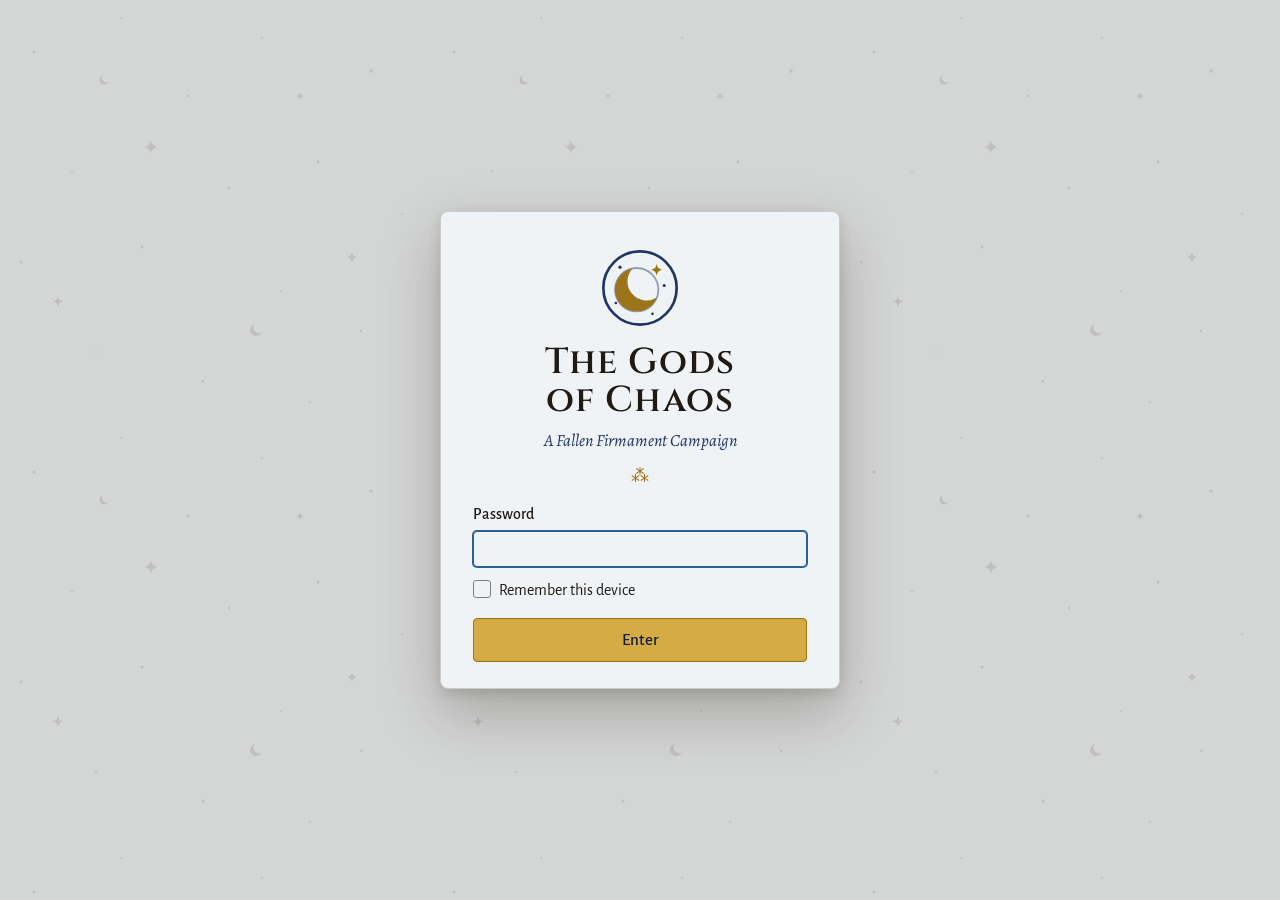
<file: index.html>
<!doctype html>
<html lang="en" data-theme="light">
<head>
  <meta charset="utf-8">
  <meta name="viewport" content="width=device-width, initial-scale=1">
  <meta name="robots" content="noindex, nofollow">
  <title>The Gods of Chaos</title>
  <link rel="icon" href="assets/img/favicon.svg" type="image/svg+xml">
  <link rel="preconnect" href="https://fonts.googleapis.com">
  <link rel="preconnect" href="https://fonts.gstatic.com" crossorigin>
  <link href="https://fonts.googleapis.com/css2?family=Alegreya+Sans:ital,wght@0,400;0,500;0,700;1,400&family=Alegreya:ital,wght@0,400;0,500;0,700;1,400;1,700&family=Cinzel:wght@500;600;700&family=Cinzel+Decorative:wght@700&display=swap" rel="stylesheet">
  <link rel="stylesheet" href="vendor/leaflet/leaflet.css">
  <link rel="stylesheet" href="assets/css/tokens.css">
  <link rel="stylesheet" href="assets/css/base.css">
  <link rel="stylesheet" href="assets/css/shell.css">
  <link rel="stylesheet" href="assets/css/home.css">
  <link rel="stylesheet" href="assets/css/map.css">
  <link rel="stylesheet" href="assets/css/characters.css">
  <link rel="stylesheet" href="assets/css/journal.css">
  <link rel="stylesheet" href="assets/css/journal-boards.css">
  <link rel="stylesheet" href="assets/css/quests.css">
  <link rel="stylesheet" href="assets/css/pantheon.css">
  <link rel="stylesheet" href="assets/css/compendium.css">
  <link rel="stylesheet" href="assets/css/numens-library.css">
  <link rel="stylesheet" href="assets/css/settings.css">
  <link rel="stylesheet" href="assets/css/dm.css">
  <script src="vendor/leaflet/leaflet.js" defer></script>
  <script type="module" src="assets/js/main.js"></script>
</head>
<body>
  <div id="gate" class="gate" hidden>
    <form class="gate-card" id="gate-form" autocomplete="on">
      <div class="gate-mark"><svg viewBox="0 0 48 48" aria-hidden="true"><use href="assets/img/icons.svg#i-emblem"/></svg></div>
      <h1 class="gate-title">The Gods of Chaos</h1>
      <p class="gate-sub">A Fallen Firmament Campaign</p>
      <input type="text" name="username" value="numen" autocomplete="username" hidden>
      <label class="field"><span class="field-label">Password</span><input class="input" type="password" id="gate-pass" autocomplete="current-password" required></label>
      <label class="checkbox"><input type="checkbox" id="gate-remember"> <span>Remember this device</span></label>
      <button class="btn btn-primary gate-enter" type="submit">Enter</button>
      <p class="gate-error" role="alert" hidden></p>
      <p class="gate-note muted"></p>
    </form>
  </div>

  <div id="app" class="app" hidden>
    <nav id="sidebar" class="sidebar" aria-label="Main">
      <div class="sb-brand">
        <button class="btn-icon sb-toggle" type="button" aria-label="Toggle menu"><svg class="icon" aria-hidden="true"><use href="assets/img/icons.svg#i-menu"/></svg></button>
        <a class="sb-title" href="#/home" title="Home">Gods of Chaos</a>
      </div>
      <ul class="sb-tabs"></ul>
      <div class="sb-spacer"></div>
      <ul class="sb-tabs sb-tabs-bottom"></ul>
      <div class="sb-footer">
        <div class="sb-status" data-state="clean"><span class="sb-dot"></span><span class="sb-status-text">All changes saved</span></div>
        <button class="btn btn-primary btn-sm sb-save" type="button" title="Save to repository (Ctrl+S)">Save</button>
      </div>
    </nav>
    <main id="views" class="views"></main>
  </div>

  <div id="overlays"></div>
  <noscript>This site needs JavaScript.</noscript>
</body>
</html>
</file>
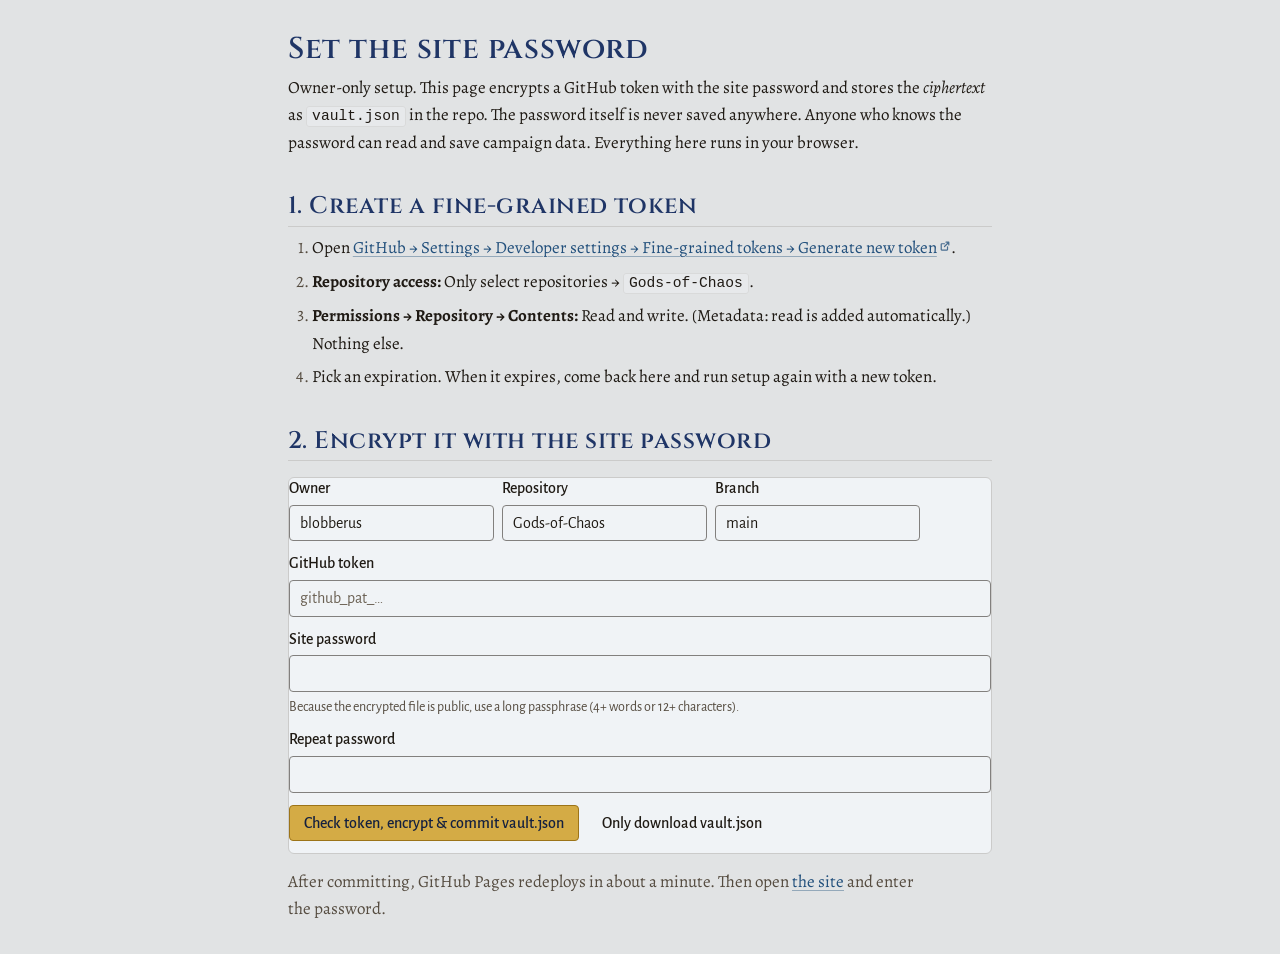
<file: setup.html>
<!doctype html>
<html lang="en" data-theme="light">
<head>
  <meta charset="utf-8">
  <meta name="viewport" content="width=device-width, initial-scale=1">
  <meta name="robots" content="noindex, nofollow">
  <title>Setup · The Gods of Chaos</title>
  <link rel="preconnect" href="https://fonts.googleapis.com">
  <link rel="preconnect" href="https://fonts.gstatic.com" crossorigin>
  <link href="https://fonts.googleapis.com/css2?family=Alegreya+Sans:ital,wght@0,400;0,500;0,700;1,400&family=Alegreya:ital,wght@0,400;0,500;0,700;1,400;1,700&family=Cinzel:wght@500;600;700&display=swap" rel="stylesheet">
  <link rel="stylesheet" href="assets/css/tokens.css">
  <link rel="stylesheet" href="assets/css/base.css">
  <link rel="stylesheet" href="assets/css/shell.css">
  <style>
    .setup { max-width: 46rem; margin: 0 auto; padding: var(--space-6) var(--space-4); }
    .setup ol { padding-left: 1.4em; }
    .setup li { margin-bottom: .4em; }
    .setup .panel { margin-top: var(--space-4); }
    .setup .out { white-space: pre-wrap; word-break: break-all; font-family: var(--font-mono); font-size: var(--text-xs); max-height: 12rem; overflow: auto; }
  </style>
</head>
<body>
  <main class="setup prose">
    <h1>Set the site password</h1>
    <p>Owner-only setup. This page encrypts a GitHub token with the site password and stores the
      <em>ciphertext</em> as <code>vault.json</code> in the repo. The password itself is never saved anywhere.
      Anyone who knows the password can read and save campaign data. Everything here runs in your browser.</p>
    <h2>1. Create a fine-grained token</h2>
    <ol>
      <li>Open <a class="external" href="https://github.com/settings/personal-access-tokens/new" target="_blank" rel="noopener">GitHub → Settings → Developer settings → Fine-grained tokens → Generate new token</a>.</li>
      <li><strong>Repository access:</strong> Only select repositories → <code id="repo-name">Gods-of-Chaos</code>.</li>
      <li><strong>Permissions → Repository → Contents:</strong> Read and write. (Metadata: read is added automatically.) Nothing else.</li>
      <li>Pick an expiration. When it expires, come back here and run setup again with a new token.</li>
    </ol>
    <h2>2. Encrypt it with the site password</h2>
    <form id="setup-form" class="stack panel">
      <div class="row">
        <label class="field"><span class="field-label">Owner</span><input class="input" id="owner" required></label>
        <label class="field"><span class="field-label">Repository</span><input class="input" id="repo" required></label>
        <label class="field"><span class="field-label">Branch</span><input class="input" id="branch" value="main" required></label>
      </div>
      <label class="field"><span class="field-label">GitHub token</span><input class="input" id="token" type="password" autocomplete="off" required placeholder="github_pat_…"></label>
      <label class="field"><span class="field-label">Site password</span><input class="input" id="pw1" type="password" autocomplete="new-password" required minlength="8">
        <span class="field-hint">Because the encrypted file is public, use a long passphrase (4+ words or 12+ characters).</span></label>
      <label class="field"><span class="field-label">Repeat password</span><input class="input" id="pw2" type="password" autocomplete="new-password" required></label>
      <div class="row">
        <button class="btn btn-primary" type="submit" id="go">Check token, encrypt &amp; commit vault.json</button>
        <button class="btn btn-ghost" type="button" id="download">Only download vault.json</button>
      </div>
      <p id="msg" role="status"></p>
      <div id="out" class="out" hidden></div>
    </form>
    <p class="muted">After committing, GitHub Pages redeploys in about a minute. Then open <a href="./">the site</a> and enter the password.</p>
  </main>
  <script type="module">
    import { createVault, guessRepo } from './assets/js/core/vault.js';
    import { b64encode, utf8 } from './assets/js/core/util.js';
    const $ = (id) => document.getElementById(id);
    const g = guessRepo();
    $('owner').value = g.owner; $('repo').value = g.repo; $('branch').value = g.branch;
    $('repo-name').textContent = g.repo;
    const msg = (t, bad) => { $('msg').textContent = t; $('msg').style.color = bad ? 'var(--danger)' : ''; };
    const api = async (method, path, token, body) => {
      const res = await fetch(`https://api.github.com${path}`, {
        method, headers: { Accept: 'application/vnd.github+json', Authorization: `Bearer ${token}`, 'X-GitHub-Api-Version': '2022-11-28' },
        body: body ? JSON.stringify(body) : undefined,
      });
      const data = res.status === 204 ? null : await res.json().catch(() => null);
      if (!res.ok) throw new Error(`${res.status}: ${data?.message || res.statusText}`);
      return data;
    };
    async function build() {
      if ($('pw1').value !== $('pw2').value) throw new Error('The two passwords differ.');
      if ($('pw1').value.length < 8) throw new Error('Use at least 8 characters (longer is much better).');
      const repo = { owner: $('owner').value.trim(), repo: $('repo').value.trim(), branch: $('branch').value.trim() || 'main' };
      const token = $('token').value.trim();
      return { repo, token, vault: await createVault($('pw1').value, { token }, repo) };
    }
    $('download').onclick = async () => {
      try {
        const { vault } = await build();
        const a = document.createElement('a');
        a.href = URL.createObjectURL(new Blob([JSON.stringify(vault, null, 2)], { type: 'application/json' }));
        a.download = 'vault.json'; a.click();
        msg('Downloaded. Commit it to the root of the repository.');
      } catch (e) { msg(e.message, true); }
    };
    $('setup-form').onsubmit = async (e) => {
      e.preventDefault();
      $('go').disabled = true;
      try {
        msg('Encrypting…');
        const { repo, token, vault } = await build();
        const base = `/repos/${repo.owner}/${repo.repo}`;
        msg('Checking the token can read the repository…');
        await api('GET', `${base}/git/ref/heads/${repo.branch}`, token);
        let sha;
        try { sha = (await api('GET', `${base}/contents/vault.json?ref=${repo.branch}`, token)).sha; } catch { /* new file */ }
        msg('Committing vault.json…');
        await api('PUT', `${base}/contents/vault.json`, token, {
          message: 'Set site password (encrypted vault)', branch: repo.branch, sha,
          content: b64encode(utf8.encode(JSON.stringify(vault, null, 2) + '\n')),
        });
        $('token').value = ''; $('pw1').value = ''; $('pw2').value = '';
        msg('Done. vault.json is committed. Give Pages a minute, then open the site.');
      } catch (err) {
        msg(`${err.message} — check the token has Contents: Read and write on this repository.`, true);
      } finally { $('go').disabled = false; }
    };
  </script>
</body>
</html>
</file>
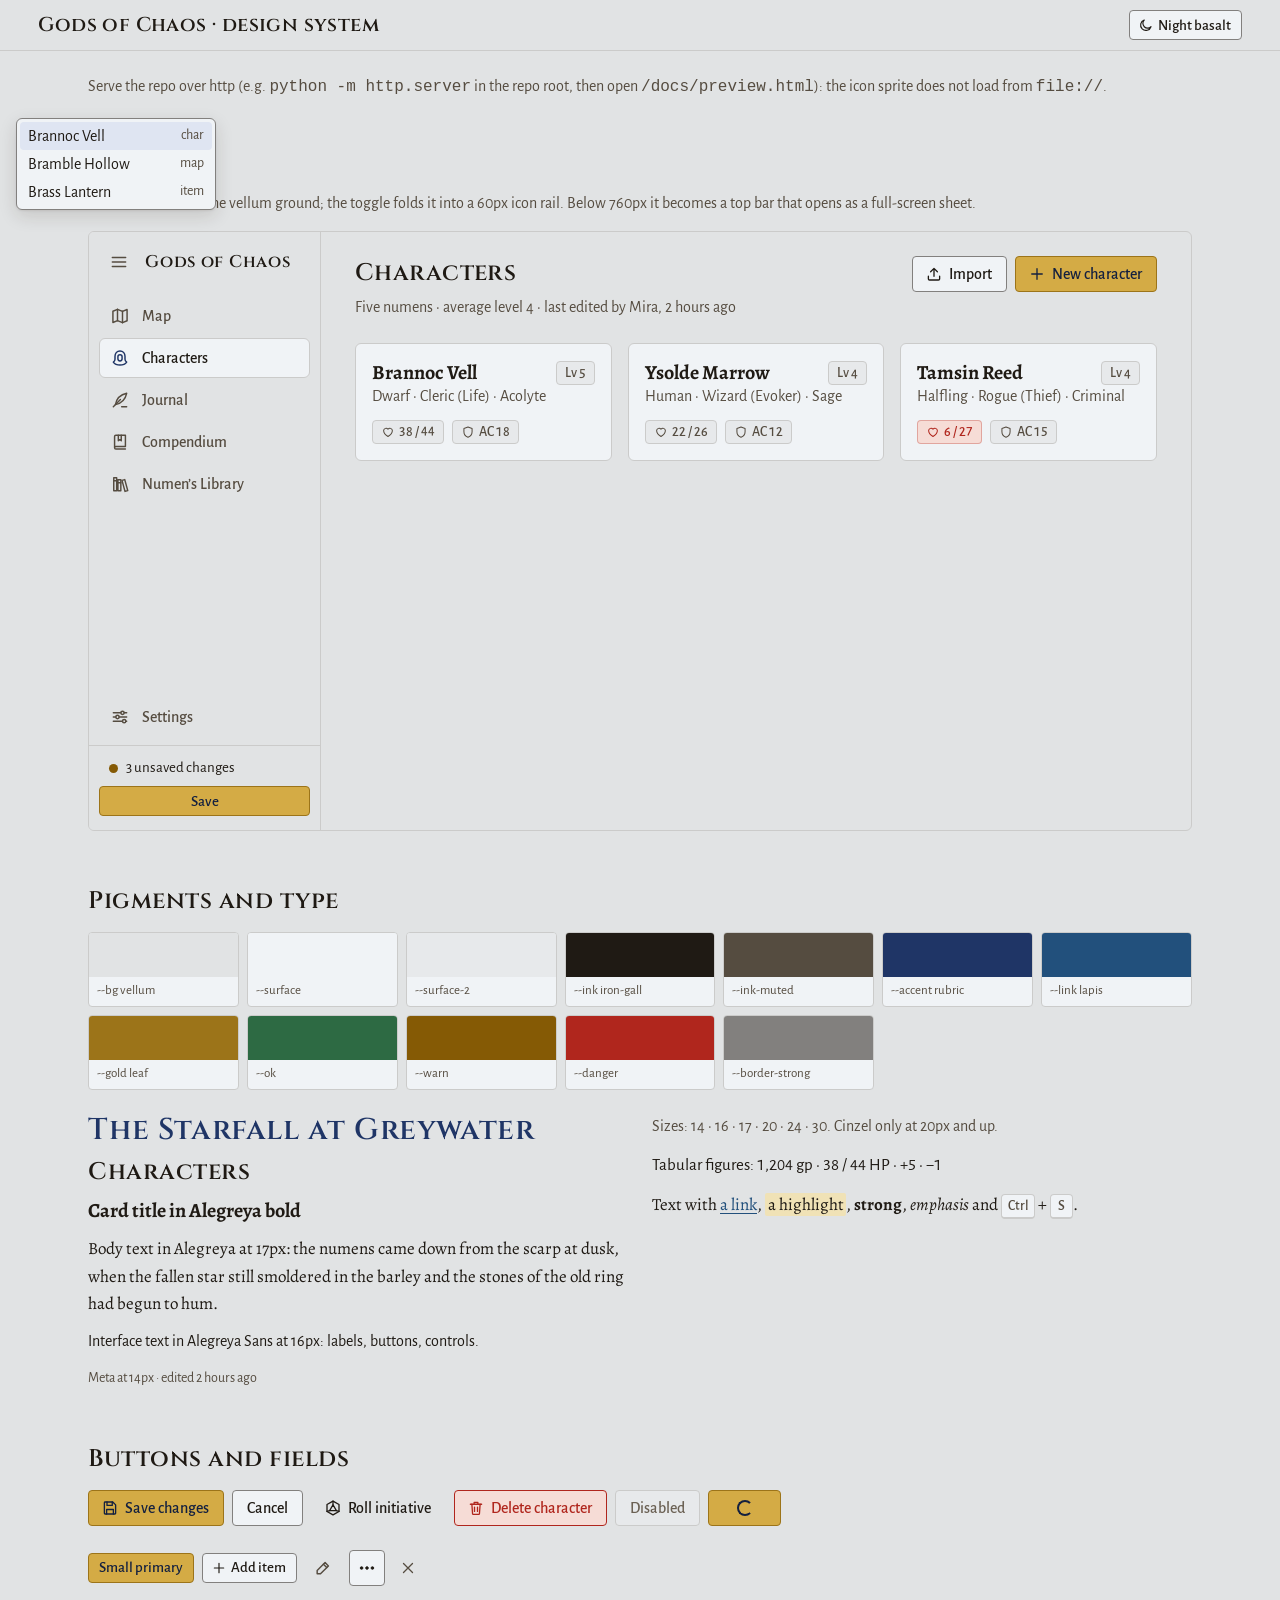
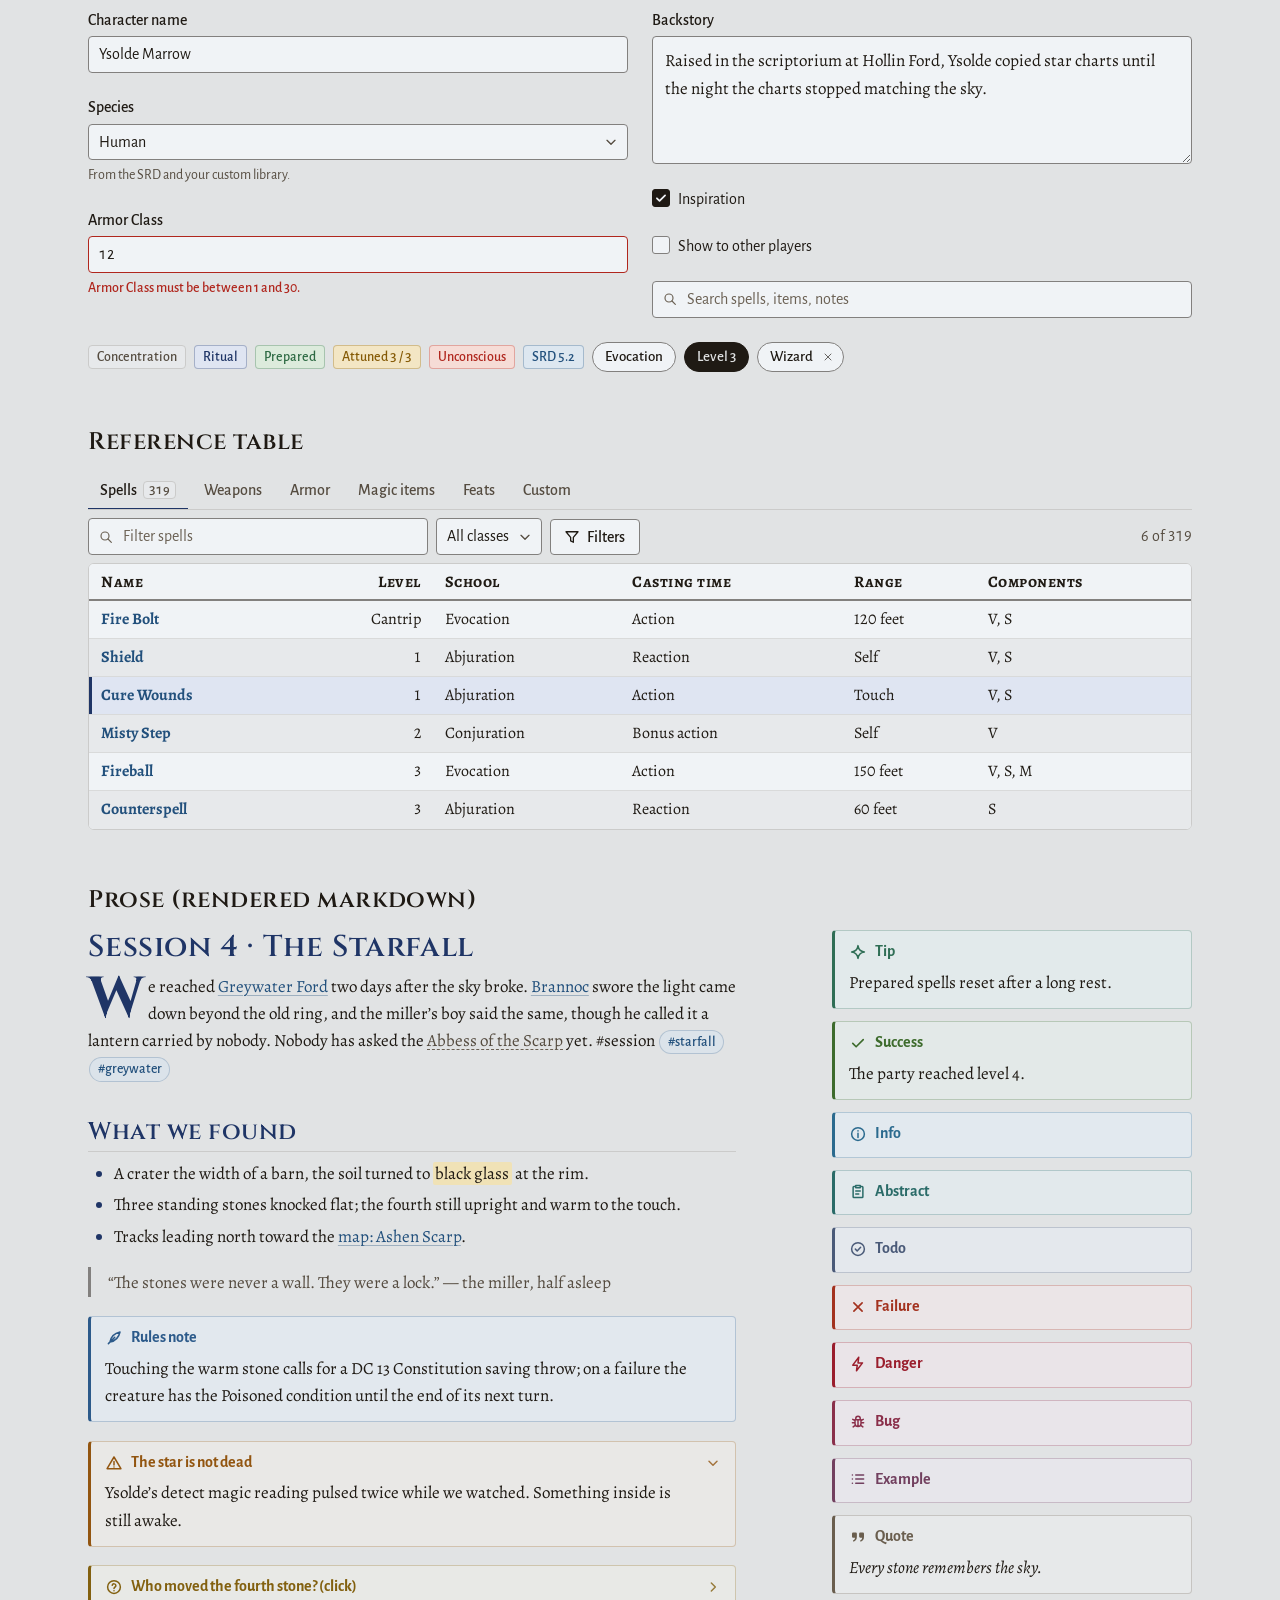
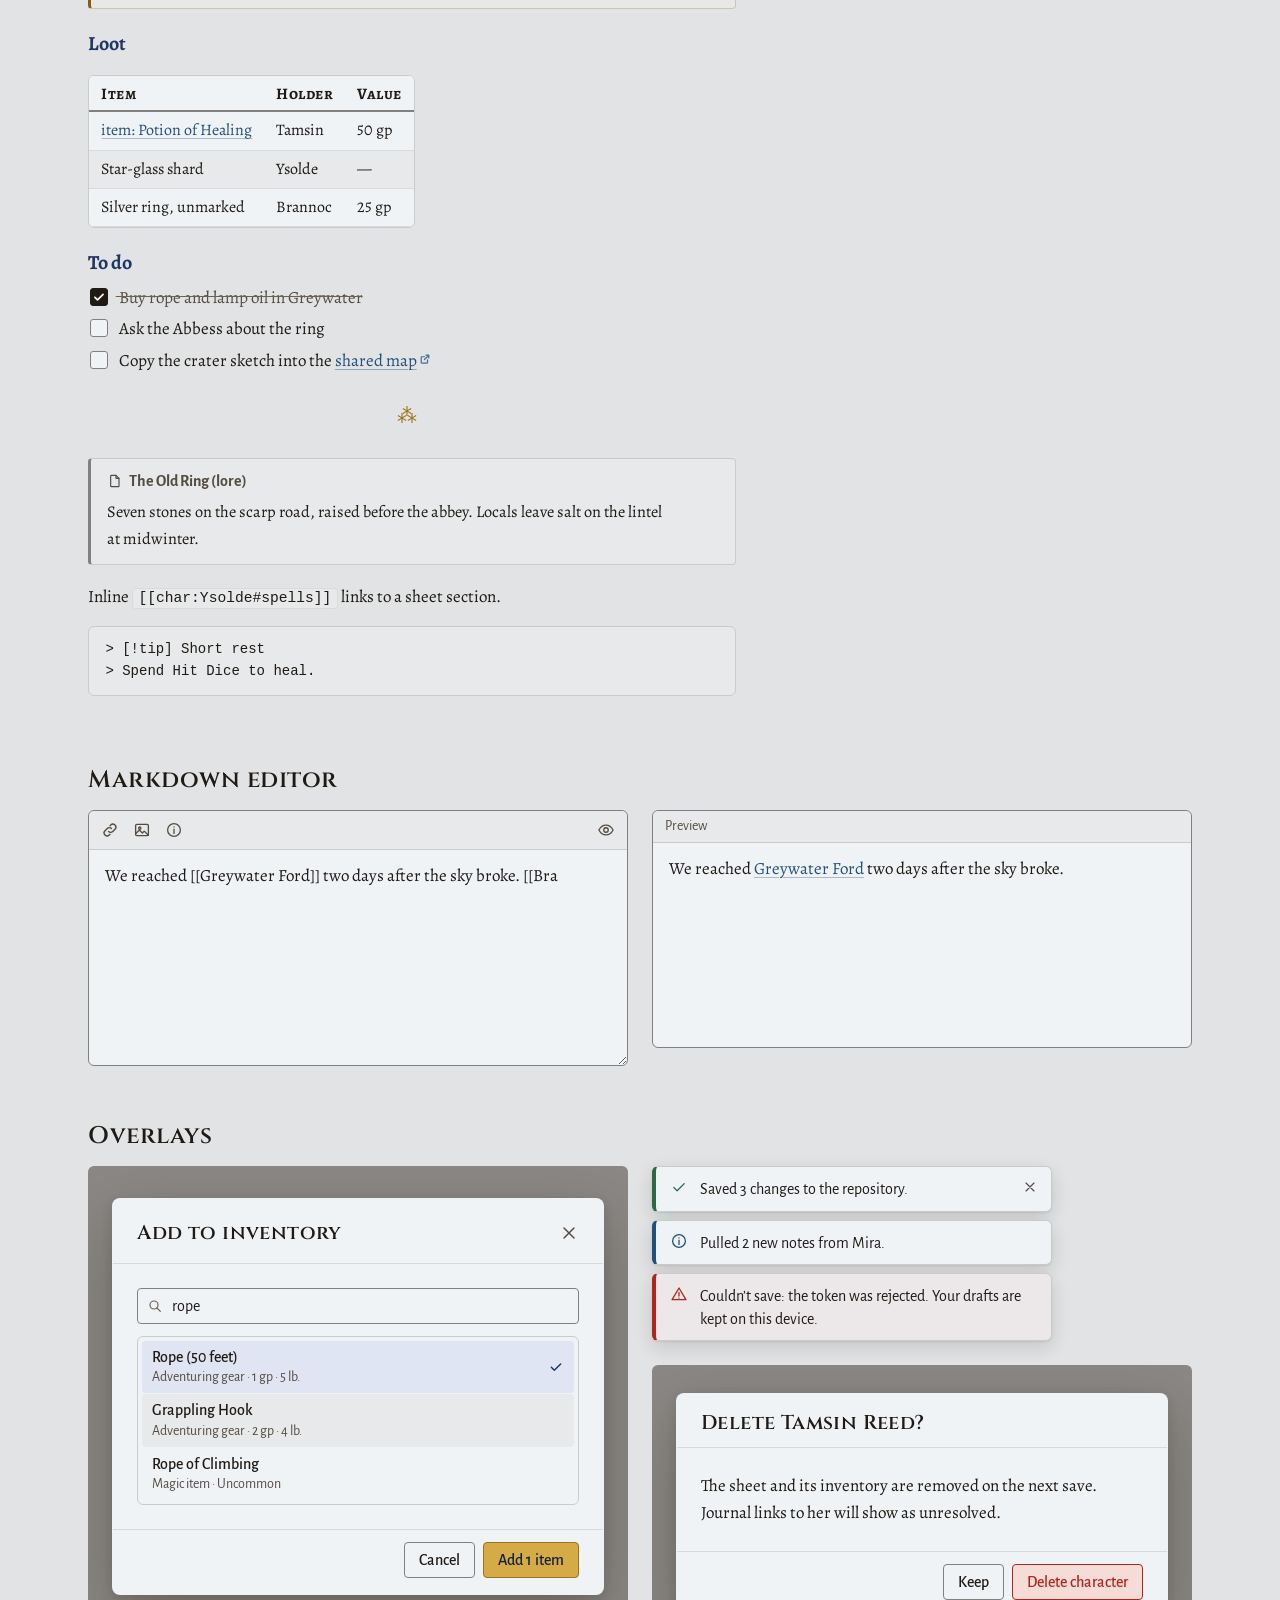
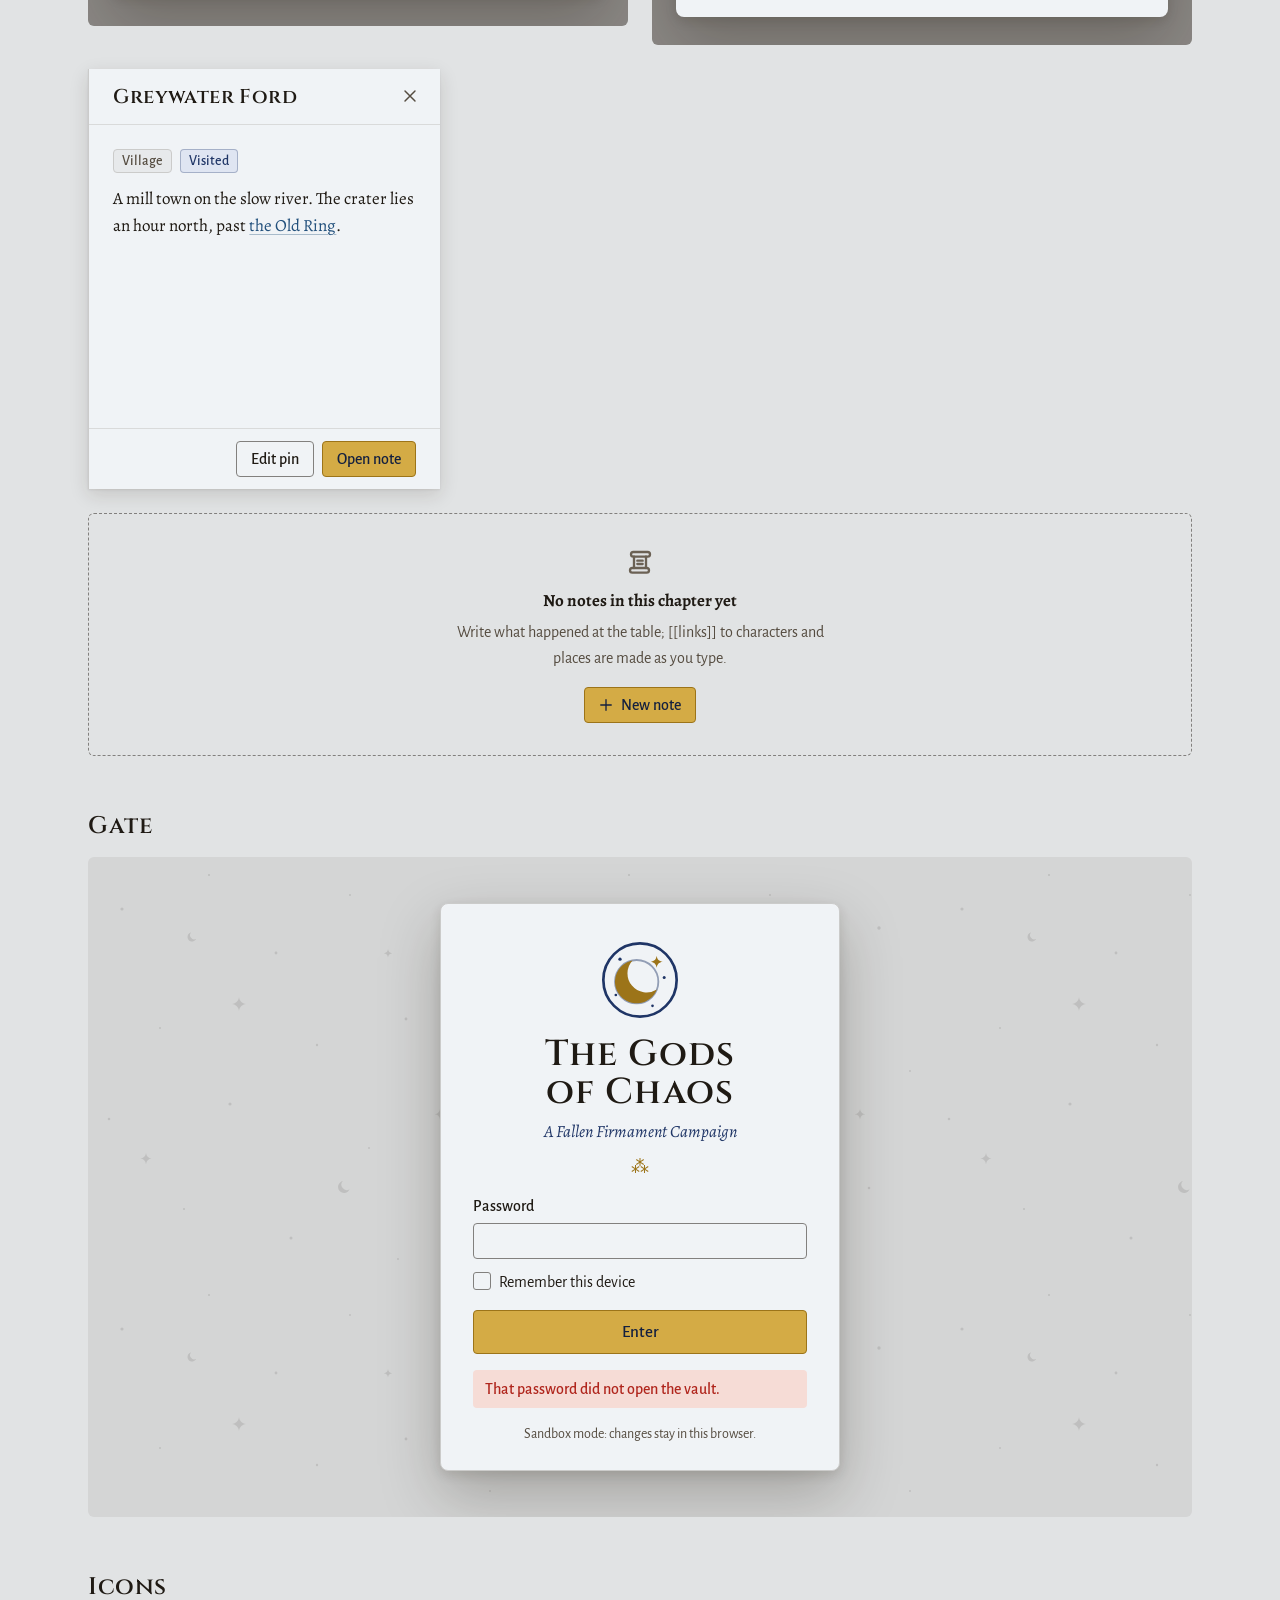
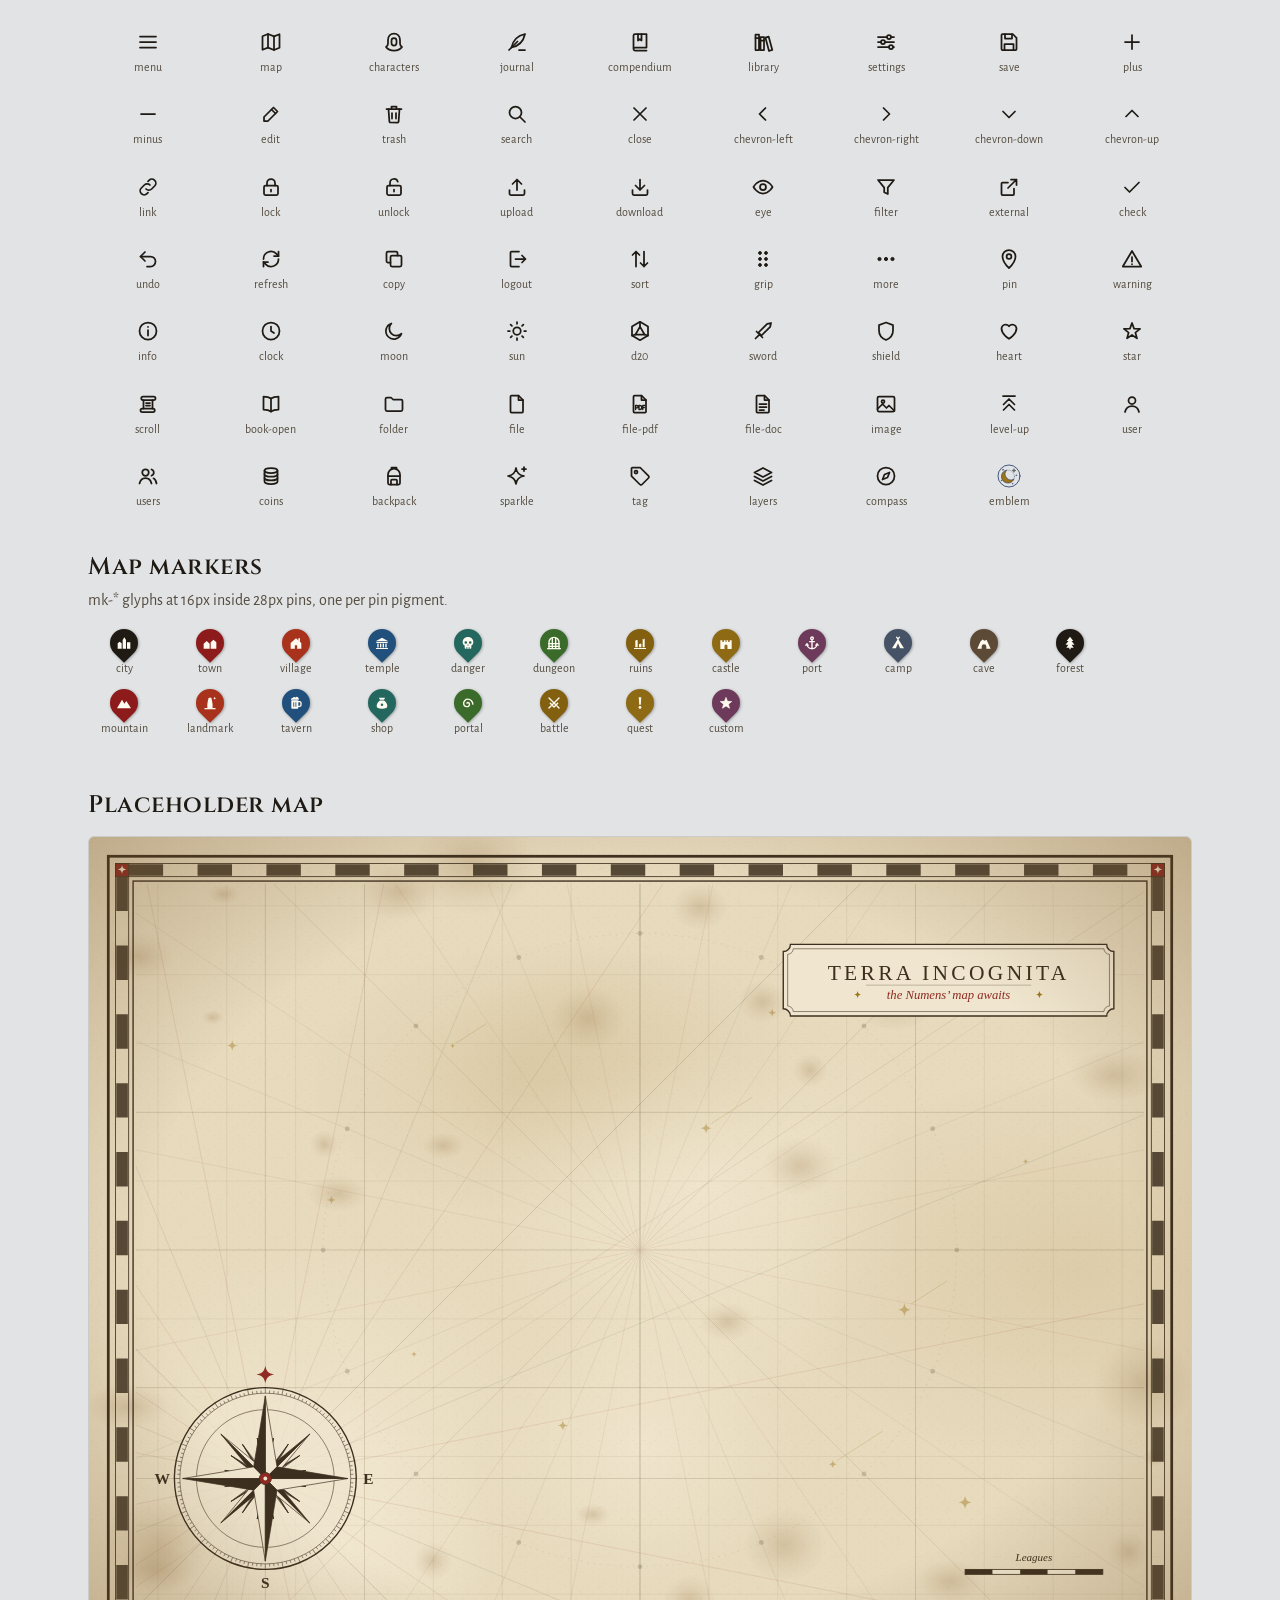
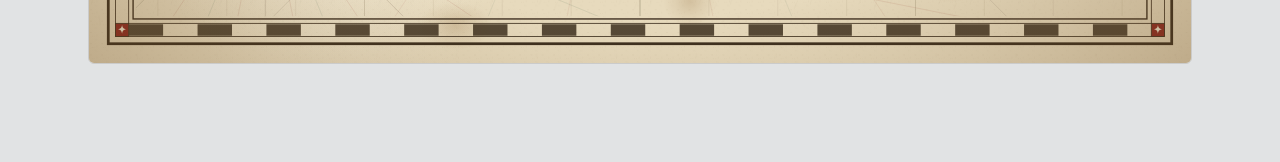
<file: docs/preview.html>
<!doctype html>
<html lang="en">
<head>
<meta charset="utf-8">
<meta name="viewport" content="width=device-width, initial-scale=1">
<title>Gods of Chaos — design system preview</title>
<link rel="preconnect" href="https://fonts.googleapis.com">
<link rel="preconnect" href="https://fonts.gstatic.com" crossorigin>
<link href="https://fonts.googleapis.com/css2?family=Alegreya+Sans:ital,wght@0,400;0,500;0,700;1,400&family=Alegreya:ital,wght@0,400;0,500;0,700;1,400;1,700&family=Cinzel:wght@500;600;700&display=swap" rel="stylesheet">
<link rel="stylesheet" href="../vendor/leaflet/leaflet.css">
<link rel="stylesheet" href="../assets/css/tokens.css">
<link rel="stylesheet" href="../assets/css/base.css">
<link rel="stylesheet" href="../assets/css/shell.css">
<style>
  /* preview-only scaffolding */
  body { overflow: auto; }
  .pv { max-width: 1180px; margin: 0 auto; padding: 24px clamp(16px, 3vw, 40px) 96px; }
  .pv-bar { position: sticky; top: 0; z-index: 60; display: flex; align-items: center; gap: 12px; padding: 10px clamp(16px, 3vw, 40px); background: var(--bg); border-bottom: 1px solid var(--border); }
  .pv-bar h1 { font-size: 1.25rem; margin: 0; }
  .pv-sec { margin-top: 56px; }
  .pv-sec > h2 { font-size: var(--text-xl); margin-bottom: 16px; }
  .pv-note { font: 400 var(--text-sm)/1.45 var(--font-ui); color: var(--ink-muted); margin: -8px 0 16px; }
  .pv-cols { display: grid; grid-template-columns: repeat(auto-fit, minmax(min(320px, 100%), 1fr)); gap: 24px; align-items: start; }
  .pv-sw { display: grid; grid-template-columns: repeat(auto-fill, minmax(150px, 1fr)); gap: 8px; }
  .pv-sw div { border: 1px solid var(--border); border-radius: var(--radius-sm); overflow: hidden; background: var(--surface); font: 400 13px/1.3 var(--font-ui); }
  .pv-sw i { display: block; height: 44px; }
  .pv-sw span { display: block; padding: 6px 8px; color: var(--ink-muted); }
  .pv-static.modal-backdrop { position: relative; inset: auto; z-index: auto; min-height: 460px; border-radius: var(--radius); animation: none; }
  .pv-static .modal { animation: none; }
  .pv-static.toasts { position: static; width: min(400px, 100%); }
  .pv-static .toast { animation: none; }
  .pv-static.drawer { position: relative; height: 420px; width: 100%; animation: none; box-shadow: var(--shadow); }
  .pv-static.gate { position: relative; inset: auto; z-index: auto; min-height: 660px; border-radius: var(--radius); }
  .pv-app { height: 600px; border: 1px solid var(--border); border-radius: var(--radius); overflow: hidden; }
  .pv-app .views { height: 100%; }
  @media (max-width: 759px) { .pv-app { position: relative; } .pv-app .sidebar { position: absolute; } .pv-app .views { height: calc(100% - var(--topbar-h)); } }
  .pv-icons { display: grid; grid-template-columns: repeat(auto-fill, minmax(112px, 1fr)); gap: 4px; }
  .pv-icons div { display: flex; flex-direction: column; align-items: center; gap: 6px; padding: 12px 4px; border-radius: var(--radius-sm); font: 400 12px/1.2 var(--font-ui); color: var(--ink-muted); }
  .pv-icons div:hover { background: var(--surface-2); }
  .pv-icons .icon { width: 24px; height: 24px; color: var(--ink); }
  .pv-pins { display: flex; flex-wrap: wrap; gap: 14px; }
  .pv-pin { display: flex; flex-direction: column; align-items: center; gap: 4px; font: 400 12px/1.2 var(--font-ui); color: var(--ink-muted); width: 72px; }
  .pv-pin b { display: grid; place-items: center; width: 28px; height: 28px; border-radius: 50% 50% 50% 0; transform: rotate(-45deg); background: var(--pin, var(--pin-ink)); box-shadow: 0 1px 3px rgb(0 0 0 / .35); }
  .pv-pin b svg { width: 16px; height: 16px; transform: rotate(45deg); color: var(--pin-glyph); }
  .pv-map { width: 100%; height: auto; border: 1px solid var(--border); border-radius: var(--radius); }
</style>
</head>
<body>
<div class="pv-bar">
  <h1>Gods of Chaos · design system</h1>
  <span class="spacer"></span>
  <button class="btn btn-sm" type="button" id="pv-theme"><svg class="icon"><use href="../assets/img/icons.svg#i-moon"/></svg><span>Night basalt</span></button>
</div>

<main class="pv">
  <p class="pv-note" style="margin:0">Serve the repo over http (e.g. <code>python -m http.server</code> in the repo root, then open <code>/docs/preview.html</code>): the icon sprite does not load from <code>file://</code>.</p>

  <!-- ============ Shell ============ -->
  <section class="pv-sec">
    <h2>App shell</h2>
    <p class="pv-note">Labeled sidebar on the vellum ground; the toggle folds it into a 60px icon rail. Below 760px it becomes a top bar that opens as a full-screen sheet.</p>
    <div class="app pv-app" id="pv-app">
      <nav class="sidebar" id="pv-sidebar">
        <div class="sb-brand"><button class="btn-icon sb-toggle" aria-label="Toggle menu" type="button"><svg class="icon"><use href="../assets/img/icons.svg#i-menu"/></svg></button><span class="sb-title">Gods of Chaos</span></div>
        <ul class="sb-tabs">
          <li><a class="sb-tab" href="#" title="Map"><svg class="icon"><use href="../assets/img/icons.svg#i-map"/></svg><span class="sb-label">Map</span></a></li>
          <li><a class="sb-tab is-active" href="#" title="Characters" aria-current="page"><svg class="icon"><use href="../assets/img/icons.svg#i-characters"/></svg><span class="sb-label">Characters</span></a></li>
          <li><a class="sb-tab" href="#" title="Journal"><svg class="icon"><use href="../assets/img/icons.svg#i-journal"/></svg><span class="sb-label">Journal</span></a></li>
          <li><a class="sb-tab" href="#" title="Compendium"><svg class="icon"><use href="../assets/img/icons.svg#i-compendium"/></svg><span class="sb-label">Compendium</span></a></li>
          <li><a class="sb-tab" href="#" title="Numen's Library"><svg class="icon"><use href="../assets/img/icons.svg#i-library"/></svg><span class="sb-label">Numen’s Library</span></a></li>
        </ul>
        <div class="sb-spacer"></div>
        <ul class="sb-tabs sb-tabs-bottom"><li><a class="sb-tab" href="#" title="Settings"><svg class="icon"><use href="../assets/img/icons.svg#i-settings"/></svg><span class="sb-label">Settings</span></a></li></ul>
        <div class="sb-footer">
          <div class="sb-status" data-state="dirty"><span class="sb-dot"></span><span class="sb-status-text">3 unsaved changes</span></div>
          <button class="btn btn-primary btn-sm sb-save" type="button">Save</button>
        </div>
      </nav>
      <main class="views">
        <section class="view" data-view="characters">
          <header class="view-head">
            <h1 class="view-title">Characters</h1>
            <div class="view-actions"><button class="btn" type="button"><svg class="icon"><use href="../assets/img/icons.svg#i-upload"/></svg>Import</button><button class="btn btn-primary" type="button"><svg class="icon"><use href="../assets/img/icons.svg#i-plus"/></svg>New character</button></div>
            <p class="view-sub">Five numens · average level 4 · last edited by Mira, 2 hours ago</p>
          </header>
          <div class="grid" style="--grid-min: 220px">
            <a class="card" href="#"><div class="row row-between"><h3 class="card-title">Brannoc Vell</h3><span class="badge num">Lv 5</span></div><p class="card-sub">Dwarf · Cleric (Life) · Acolyte</p><div class="row" style="margin-top:12px"><span class="badge"><svg class="icon"><use href="../assets/img/icons.svg#i-heart"/></svg><span class="num">38 / 44</span></span><span class="badge"><svg class="icon"><use href="../assets/img/icons.svg#i-shield"/></svg><span class="num">AC 18</span></span></div></a>
            <a class="card" href="#"><div class="row row-between"><h3 class="card-title">Ysolde Marrow</h3><span class="badge num">Lv 4</span></div><p class="card-sub">Human · Wizard (Evoker) · Sage</p><div class="row" style="margin-top:12px"><span class="badge"><svg class="icon"><use href="../assets/img/icons.svg#i-heart"/></svg><span class="num">22 / 26</span></span><span class="badge"><svg class="icon"><use href="../assets/img/icons.svg#i-shield"/></svg><span class="num">AC 12</span></span></div></a>
            <a class="card" href="#"><div class="row row-between"><h3 class="card-title">Tamsin Reed</h3><span class="badge num">Lv 4</span></div><p class="card-sub">Halfling · Rogue (Thief) · Criminal</p><div class="row" style="margin-top:12px"><span class="badge badge-danger"><svg class="icon"><use href="../assets/img/icons.svg#i-heart"/></svg><span class="num">6 / 27</span></span><span class="badge"><svg class="icon"><use href="../assets/img/icons.svg#i-shield"/></svg><span class="num">AC 15</span></span></div></a>
          </div>
        </section>
      </main>
    </div>
  </section>

  <!-- ============ Palette & type ============ -->
  <section class="pv-sec">
    <h2>Pigments and type</h2>
    <div class="pv-sw">
      <div><i style="background:var(--bg)"></i><span>--bg vellum</span></div>
      <div><i style="background:var(--surface)"></i><span>--surface</span></div>
      <div><i style="background:var(--surface-2)"></i><span>--surface-2</span></div>
      <div><i style="background:var(--ink)"></i><span>--ink iron-gall</span></div>
      <div><i style="background:var(--ink-muted)"></i><span>--ink-muted</span></div>
      <div><i style="background:var(--accent)"></i><span>--accent rubric</span></div>
      <div><i style="background:var(--link)"></i><span>--link lapis</span></div>
      <div><i style="background:var(--gold)"></i><span>--gold leaf</span></div>
      <div><i style="background:var(--ok)"></i><span>--ok</span></div>
      <div><i style="background:var(--warn)"></i><span>--warn</span></div>
      <div><i style="background:var(--danger)"></i><span>--danger</span></div>
      <div><i style="background:var(--border-strong)"></i><span>--border-strong</span></div>
    </div>
    <div class="pv-cols" style="margin-top:24px">
      <div class="stack">
        <p style="font:600 var(--text-2xl)/1.1 var(--font-display);letter-spacing:.02em;color:var(--accent)">The Starfall at Greywater</p>
        <p style="font:600 var(--text-xl)/1.15 var(--font-display);letter-spacing:.02em">Characters</p>
        <p style="font:700 var(--text-lg)/1.25 var(--font-body)">Card title in Alegreya bold</p>
        <p>Body text in Alegreya at 17px: the numens came down from the scarp at dusk, when the fallen star still smoldered in the barley and the stones of the old ring had begun to hum.</p>
        <p class="ui" style="font-size:var(--text-sm)">Interface text in Alegreya Sans at 16px: labels, buttons, controls.</p>
        <p class="ui muted" style="font-size:var(--text-xs)">Meta at 14px · edited 2 hours ago</p>
      </div>
      <div class="stack">
        <p class="muted ui" style="font-size:var(--text-sm)">Sizes: 14 · 16 · 17 · 20 · 24 · 30. Cinzel only at 20px and up.</p>
        <p class="num ui">Tabular figures: 1,204 gp · 38 / 44 HP · +5 · −1</p>
        <p>Text with <a href="#">a link</a>, <mark>a highlight</mark>, <strong>strong</strong>, <em>emphasis</em> and <kbd>Ctrl</kbd> + <kbd>S</kbd>.</p>
      </div>
    </div>
  </section>

  <!-- ============ Controls ============ -->
  <section class="pv-sec">
    <h2>Buttons and fields</h2>
    <div class="stack stack-lg">
      <div class="row">
        <button class="btn btn-primary" type="button"><svg class="icon"><use href="../assets/img/icons.svg#i-save"/></svg>Save changes</button>
        <button class="btn" type="button">Cancel</button>
        <button class="btn btn-ghost" type="button"><svg class="icon"><use href="../assets/img/icons.svg#i-d20"/></svg>Roll initiative</button>
        <button class="btn btn-danger" type="button"><svg class="icon"><use href="../assets/img/icons.svg#i-trash"/></svg>Delete character</button>
        <button class="btn" type="button" disabled>Disabled</button>
        <button class="btn btn-primary is-loading" type="button" aria-busy="true">Saving</button>
      </div>
      <div class="row">
        <button class="btn btn-primary btn-sm" type="button">Small primary</button>
        <button class="btn btn-sm" type="button"><svg class="icon"><use href="../assets/img/icons.svg#i-plus"/></svg>Add item</button>
        <button class="btn-icon" type="button" aria-label="Edit"><svg class="icon"><use href="../assets/img/icons.svg#i-edit"/></svg></button>
        <button class="btn btn-icon" type="button" aria-label="More"><svg class="icon"><use href="../assets/img/icons.svg#i-more"/></svg></button>
        <button class="btn-icon btn-sm" type="button" aria-label="Close"><svg class="icon"><use href="../assets/img/icons.svg#i-close"/></svg></button>
      </div>
      <div class="pv-cols">
        <div class="stack">
          <label class="field"><span>Character name</span><input class="input" value="Ysolde Marrow"></label>
          <label class="field"><span class="field-label">Species</span><select class="select"><option>Human</option><option>Dwarf</option><option>Elf</option><option>Halfling</option></select><span class="field-hint">From the SRD and your custom library.</span></label>
          <label class="field"><span>Armor Class</span><input class="input" type="number" value="12" aria-invalid="true"><span class="field-error">Armor Class must be between 1 and 30.</span></label>
        </div>
        <div class="stack">
          <label class="field"><span>Backstory</span><textarea class="textarea" placeholder="Where did this numen come from?">Raised in the scriptorium at Hollin Ford, Ysolde copied star charts until the night the charts stopped matching the sky.</textarea></label>
          <label class="checkbox"><input type="checkbox" checked> <span>Inspiration</span></label>
          <label class="checkbox"><input type="checkbox"> <span>Show to other players</span></label>
          <label class="search"><svg class="icon"><use href="../assets/img/icons.svg#i-search"/></svg><input class="input" type="search" placeholder="Search spells, items, notes"></label>
        </div>
      </div>
      <div class="row">
        <span class="badge">Concentration</span><span class="badge badge-accent">Ritual</span><span class="badge badge-ok">Prepared</span><span class="badge badge-warn">Attuned 3 / 3</span><span class="badge badge-danger">Unconscious</span><span class="badge badge-info">SRD 5.2</span>
        <span class="chip">Evocation</span><button class="chip is-active" type="button" aria-pressed="true">Level 3</button><button class="chip" type="button">Wizard<span class="chip-x" aria-label="Remove"><svg class="icon"><use href="../assets/img/icons.svg#i-close"/></svg></span></button>
      </div>
    </div>
  </section>

  <!-- ============ Tabs, toolbar, table ============ -->
  <section class="pv-sec">
    <h2>Reference table</h2>
    <div class="tabs" role="tablist"><button class="tab is-active" role="tab" aria-selected="true">Spells <span class="badge num">319</span></button><button class="tab" role="tab">Weapons</button><button class="tab" role="tab">Armor</button><button class="tab" role="tab">Magic items</button><button class="tab" role="tab">Feats</button><button class="tab" role="tab">Custom</button></div>
    <div class="toolbar">
      <label class="search"><svg class="icon"><use href="../assets/img/icons.svg#i-search"/></svg><input class="input" type="search" placeholder="Filter spells"></label>
      <select class="select" aria-label="Class"><option>All classes</option><option>Wizard</option><option>Cleric</option></select>
      <button class="btn" type="button"><svg class="icon"><use href="../assets/img/icons.svg#i-filter"/></svg>Filters</button>
      <span class="spacer"></span>
      <span class="muted ui num" style="font-size:var(--text-sm)">6 of 319</span>
    </div>
    <div class="table-wrap">
      <table class="table">
        <thead><tr><th>Name</th><th class="num">Level</th><th>School</th><th>Casting time</th><th>Range</th><th>Components</th></tr></thead>
        <tbody>
          <tr class="is-clickable"><td class="cell-name"><a href="#">Fire Bolt</a></td><td class="num">Cantrip</td><td>Evocation</td><td>Action</td><td>120 feet</td><td>V, S</td></tr>
          <tr class="is-clickable"><td class="cell-name"><a href="#">Shield</a></td><td class="num">1</td><td>Abjuration</td><td>Reaction</td><td>Self</td><td>V, S</td></tr>
          <tr class="is-clickable is-selected"><td class="cell-name"><a href="#">Cure Wounds</a></td><td class="num">1</td><td>Abjuration</td><td>Action</td><td>Touch</td><td>V, S</td></tr>
          <tr class="is-clickable"><td class="cell-name"><a href="#">Misty Step</a></td><td class="num">2</td><td>Conjuration</td><td>Bonus action</td><td>Self</td><td>V</td></tr>
          <tr class="is-clickable"><td class="cell-name"><a href="#">Fireball</a></td><td class="num">3</td><td>Evocation</td><td>Action</td><td>150 feet</td><td>V, S, M</td></tr>
          <tr class="is-clickable"><td class="cell-name"><a href="#">Counterspell</a></td><td class="num">3</td><td>Abjuration</td><td>Reaction</td><td>60 feet</td><td>S</td></tr>
        </tbody>
      </table>
    </div>
  </section>

  <!-- ============ Prose ============ -->
  <section class="pv-sec">
    <h2>Prose (rendered markdown)</h2>
    <div class="pv-cols" style="grid-template-columns: minmax(0, 2fr) minmax(0, 1fr)">
      <article class="prose has-initial">
        <h1>Session 4 · The Starfall</h1>
        <p>We reached <a class="wikilink" href="#">Greywater Ford</a> two days after the sky broke. <a class="wikilink" href="#">Brannoc</a> swore the light came down beyond the old ring, and the miller’s boy said the same, though he called it a lantern carried by nobody. Nobody has asked the <a class="wikilink is-unresolved" href="#">Abbess of the Scarp</a> yet. #session <a class="tag" href="#">#starfall</a> <a class="tag" href="#">#greywater</a></p>
        <h2>What we found</h2>
        <ul><li>A crater the width of a barn, the soil turned to <mark>black glass</mark> at the rim.</li><li>Three standing stones knocked flat; the fourth still upright and warm to the touch.</li><li>Tracks leading north toward the <a class="wikilink" href="#">map: Ashen Scarp</a>.</li></ul>
        <blockquote><p>“The stones were never a wall. They were a lock.” — the miller, half asleep</p></blockquote>
        <div class="callout" data-callout="note"><div class="callout-title"><span>Rules note</span></div><div class="callout-content"><p>Touching the warm stone calls for a DC 13 Constitution saving throw; on a failure the creature has the Poisoned condition until the end of its next turn.</p></div></div>
        <div class="callout is-collapsible" data-callout="warning"><div class="callout-title"><span>The star is not dead</span></div><div class="callout-content"><p>Ysolde’s detect magic reading pulsed twice while we watched. Something inside is still awake.</p></div></div>
        <div class="callout is-collapsible is-collapsed" data-callout="question"><div class="callout-title"><span>Who moved the fourth stone? (click)</span></div><div class="callout-content"><p>It sits a hand’s width off its socket.</p></div></div>
        <h3>Loot</h3>
        <table><thead><tr><th>Item</th><th>Holder</th><th>Value</th></tr></thead><tbody><tr><td><a class="wikilink" href="#">item: Potion of Healing</a></td><td>Tamsin</td><td>50 gp</td></tr><tr><td>Star-glass shard</td><td>Ysolde</td><td>—</td></tr><tr><td>Silver ring, unmarked</td><td>Brannoc</td><td>25 gp</td></tr></tbody></table>
        <h3>To do</h3>
        <ul><li class="task-list-item"><input type="checkbox" checked disabled> Buy rope and lamp oil in Greywater</li><li class="task-list-item"><input type="checkbox" disabled> Ask the Abbess about the ring</li><li class="task-list-item"><input type="checkbox" disabled> Copy the crater sketch into the <a class="external" href="https://example.org">shared map</a></li></ul>
        <hr>
        <div class="embed"><div class="embed-title"><svg class="icon"><use href="../assets/img/icons.svg#i-file"/></svg><a href="#">The Old Ring (lore)</a></div><div class="prose"><p>Seven stones on the scarp road, raised before the abbey. Locals leave salt on the lintel at midwinter.</p></div></div>
        <p>Inline <code>[[char:Ysolde#spells]]</code> links to a sheet section.</p>
        <pre><code>> [!tip] Short rest
> Spend Hit Dice to heal.</code></pre>
      </article>
      <div class="stack">
        <div class="callout" data-callout="tip"><div class="callout-title"><span>Tip</span></div><div class="callout-content"><p>Prepared spells reset after a long rest.</p></div></div>
        <div class="callout" data-callout="success"><div class="callout-title"><span>Success</span></div><div class="callout-content"><p>The party reached level 4.</p></div></div>
        <div class="callout" data-callout="info"><div class="callout-title"><span>Info</span></div></div>
        <div class="callout" data-callout="abstract"><div class="callout-title"><span>Abstract</span></div></div>
        <div class="callout" data-callout="todo"><div class="callout-title"><span>Todo</span></div></div>
        <div class="callout" data-callout="failure"><div class="callout-title"><span>Failure</span></div></div>
        <div class="callout" data-callout="danger"><div class="callout-title"><span>Danger</span></div></div>
        <div class="callout" data-callout="bug"><div class="callout-title"><span>Bug</span></div></div>
        <div class="callout" data-callout="example"><div class="callout-title"><span>Example</span></div></div>
        <div class="callout" data-callout="quote"><div class="callout-title"><span>Quote</span></div><div class="callout-content"><p>Every stone remembers the sky.</p></div></div>
      </div>
    </div>
  </section>

  <!-- ============ Editor ============ -->
  <section class="pv-sec">
    <h2>Markdown editor</h2>
    <div class="pv-cols">
      <div class="md-editor">
        <div class="md-toolbar">
          <button class="btn-icon" type="button" aria-label="Link"><svg class="icon"><use href="../assets/img/icons.svg#i-link"/></svg></button>
          <button class="btn-icon" type="button" aria-label="Image"><svg class="icon"><use href="../assets/img/icons.svg#i-image"/></svg></button>
          <button class="btn-icon" type="button" aria-label="Callout"><svg class="icon"><use href="../assets/img/icons.svg#i-info"/></svg></button>
          <span class="spacer"></span>
          <button class="btn-icon" type="button" aria-label="Preview" aria-pressed="false"><svg class="icon"><use href="../assets/img/icons.svg#i-eye"/></svg></button>
        </div>
        <textarea class="md-input" rows="7">We reached [[Greywater Ford]] two days after the sky broke. [[Bra</textarea>
        <ul class="md-suggest" style="left:16px; top:118px">
          <li class="md-suggest-item is-active">Brannoc Vell<span class="md-suggest-kind">char</span></li>
          <li class="md-suggest-item">Bramble Hollow<span class="md-suggest-kind">map</span></li>
          <li class="md-suggest-item">Brass Lantern<span class="md-suggest-kind">item</span></li>
        </ul>
      </div>
      <div class="md-editor"><div class="md-toolbar"><span class="ui muted" style="padding:0 6px;font-size:14px">Preview</span></div><div class="md-preview prose"><p>We reached <a class="wikilink" href="#">Greywater Ford</a> two days after the sky broke.</p></div></div>
    </div>
  </section>

  <!-- ============ Overlays ============ -->
  <section class="pv-sec">
    <h2>Overlays</h2>
    <div class="pv-cols">
      <div class="modal-backdrop pv-static">
        <div class="modal" role="dialog" aria-labelledby="pv-m1">
          <header class="modal-head"><h2 id="pv-m1">Add to inventory</h2><button class="btn-icon modal-close" type="button" aria-label="Close"><svg class="icon"><use href="../assets/img/icons.svg#i-close"/></svg></button></header>
          <div class="modal-body">
            <div class="picker">
              <label class="search picker-search"><svg class="icon"><use href="../assets/img/icons.svg#i-search"/></svg><input class="input" type="search" value="rope"></label>
              <ul class="picker-list">
                <li class="picker-item is-selected"><div class="picker-item-main"><span class="picker-item-title">Rope (50 feet)</span><span class="muted">Adventuring gear · 1 gp · 5 lb.</span></div></li>
                <li class="picker-item is-active"><div class="picker-item-main"><span class="picker-item-title">Grappling Hook</span><span class="muted">Adventuring gear · 2 gp · 4 lb.</span></div></li>
                <li class="picker-item"><div class="picker-item-main"><span class="picker-item-title">Rope of Climbing</span><span class="muted">Magic item · Uncommon</span></div></li>
              </ul>
            </div>
          </div>
          <footer class="modal-foot"><button class="btn" type="button">Cancel</button><button class="btn btn-primary" type="button">Add 1 item</button></footer>
        </div>
      </div>
      <div class="stack stack-lg">
        <div class="toasts pv-static">
          <div class="toast toast-success"><svg class="icon"><use href="../assets/img/icons.svg#i-check"/></svg><span class="toast-msg">Saved 3 changes to the repository.</span><button class="btn-icon" type="button" aria-label="Dismiss"><svg class="icon"><use href="../assets/img/icons.svg#i-close"/></svg></button></div>
          <div class="toast toast-info"><svg class="icon"><use href="../assets/img/icons.svg#i-info"/></svg><span class="toast-msg">Pulled 2 new notes from Mira.</span></div>
          <div class="toast toast-error"><svg class="icon"><use href="../assets/img/icons.svg#i-warning"/></svg><span class="toast-msg">Couldn’t save: the token was rejected. Your drafts are kept on this device.</span></div>
        </div>
        <div class="modal-backdrop pv-static" style="min-height:280px">
          <div class="modal" role="alertdialog">
            <header class="modal-head"><h2>Delete Tamsin Reed?</h2></header>
            <div class="modal-body"><p>The sheet and its inventory are removed on the next save. Journal links to her will show as unresolved.</p></div>
            <footer class="modal-foot"><button class="btn" type="button">Keep</button><button class="btn btn-danger" type="button">Delete character</button></footer>
          </div>
        </div>
      </div>
    </div>
    <div class="pv-cols" style="margin-top:24px">
      <aside class="drawer pv-static">
        <header class="drawer-head"><h2>Greywater Ford</h2><button class="btn-icon" type="button" aria-label="Close"><svg class="icon"><use href="../assets/img/icons.svg#i-close"/></svg></button></header>
        <div class="drawer-body stack"><div class="row"><span class="badge">Village</span><span class="badge badge-accent">Visited</span></div><div class="prose"><p>A mill town on the slow river. The crater lies an hour north, past <a class="wikilink" href="#">the Old Ring</a>.</p></div></div>
        <footer class="drawer-foot"><button class="btn" type="button">Edit pin</button><button class="btn btn-primary" type="button">Open note</button></footer>
      </aside>
      <div class="empty-state">
        <svg class="icon"><use href="../assets/img/icons.svg#i-scroll"/></svg>
        <h3>No notes in this chapter yet</h3>
        <p>Write what happened at the table; [[links]] to characters and places are made as you type.</p>
        <div class="row"><button class="btn btn-primary" type="button"><svg class="icon"><use href="../assets/img/icons.svg#i-plus"/></svg>New note</button></div>
      </div>
    </div>
  </section>

  <!-- ============ Gate ============ -->
  <section class="pv-sec">
    <h2>Gate</h2>
    <div class="gate pv-static">
      <form class="gate-card" onsubmit="return false">
        <div class="gate-mark"><svg viewBox="0 0 48 48" aria-hidden="true"><use href="../assets/img/icons.svg#i-emblem"/></svg></div>
        <h1 class="gate-title">The Gods of Chaos</h1><p class="gate-sub">A Fallen Firmament Campaign</p>
        <label class="field"><span>Password</span><input class="input" type="password" autocomplete="current-password"></label>
        <label class="checkbox"><input type="checkbox"> <span>Remember this device</span></label>
        <button class="btn btn-primary gate-enter" type="submit">Enter</button>
        <p class="gate-error">That password did not open the vault.</p><p class="gate-note muted">Sandbox mode: changes stay in this browser.</p>
      </form>
    </div>
  </section>

  <!-- ============ Icons ============ -->
  <section class="pv-sec">
    <h2>Icons</h2>
    <div class="pv-icons" id="pv-icons"></div>
    <h2 style="margin-top:32px">Map markers</h2>
    <p class="pv-note">mk-* glyphs at 16px inside 28px pins, one per pin pigment.</p>
    <div class="pv-pins" id="pv-pins"></div>
  </section>

  <section class="pv-sec">
    <h2>Placeholder map</h2>
    <img class="pv-map" src="../assets/img/placeholder-map.svg" alt="Blank parchment map with a compass rose and a cartouche reading Terra Incognita" width="4000" height="3000">
  </section>
</main>

<script>
  const root = document.documentElement;
  const btn = document.getElementById('pv-theme');
  btn.addEventListener('click', () => {
    const dark = root.dataset.theme !== 'dark';
    if (dark) root.dataset.theme = 'dark'; else delete root.dataset.theme;
    btn.querySelector('span').textContent = dark ? 'Day vellum' : 'Night basalt';
    btn.querySelector('use').setAttribute('href', '../assets/img/icons.svg#i-' + (dark ? 'sun' : 'moon'));
  });
  if (location.hash === '#dark') btn.click();
  document.querySelector('#pv-sidebar .sb-toggle').addEventListener('click', () => {
    document.getElementById('pv-sidebar').classList.toggle(matchMedia('(max-width: 759px)').matches ? 'is-open' : 'is-collapsed');
  });
  document.querySelectorAll('.callout.is-collapsible > .callout-title').forEach((t) =>
    t.addEventListener('click', () => t.parentElement.classList.toggle('is-collapsed')));
  const icons = 'menu map characters journal compendium library settings save plus minus edit trash search close chevron-left chevron-right chevron-down chevron-up link lock unlock upload download eye filter external check undo refresh copy logout sort grip more pin warning info clock moon sun d20 sword shield heart star scroll book-open folder file file-pdf file-doc image level-up user users coins backpack sparkle tag layers compass'.split(' ');
  document.getElementById('pv-icons').innerHTML = icons.map((n) => `<div><svg class="icon"><use href="../assets/img/icons.svg#i-${n}"/></svg>${n}</div>`).join('')
    + `<div><svg class="icon" viewBox="0 0 48 48" style="color:var(--accent);--emblem-star:var(--gold)"><use href="../assets/img/icons.svg#i-emblem"/></svg>emblem</div>`;
  const marks = 'city town village temple danger dungeon ruins castle port camp cave forest mountain landmark tavern shop portal battle quest custom'.split(' ');
  const pins = ['ink', 'rubric', 'vermilion', 'lapis', 'verdigris', 'green', 'ochre', 'gold', 'murrey', 'slate', 'umber'];
  document.getElementById('pv-pins').innerHTML = marks.map((m, i) => `<div class="pv-pin"><b style="--pin: var(--pin-${pins[i % pins.length]})"><svg><use href="../assets/img/icons.svg#mk-${m}"/></svg></b>${m}</div>`).join('');
</script>
</body>
</html>
</file>
<file: vendor/leaflet/leaflet.css>
/* required styles */

.leaflet-pane,
.leaflet-tile,
.leaflet-marker-icon,
.leaflet-marker-shadow,
.leaflet-tile-container,
.leaflet-pane > svg,
.leaflet-pane > canvas,
.leaflet-zoom-box,
.leaflet-image-layer,
.leaflet-layer {
	position: absolute;
	left: 0;
	top: 0;
	}
.leaflet-container {
	overflow: hidden;
	}
.leaflet-tile,
.leaflet-marker-icon,
.leaflet-marker-shadow {
	-webkit-user-select: none;
	   -moz-user-select: none;
	        user-select: none;
	  -webkit-user-drag: none;
	}
/* Prevents IE11 from highlighting tiles in blue */
.leaflet-tile::selection {
	background: transparent;
}
/* Safari renders non-retina tile on retina better with this, but Chrome is worse */
.leaflet-safari .leaflet-tile {
	image-rendering: -webkit-optimize-contrast;
	}
/* hack that prevents hw layers "stretching" when loading new tiles */
.leaflet-safari .leaflet-tile-container {
	width: 1600px;
	height: 1600px;
	-webkit-transform-origin: 0 0;
	}
.leaflet-marker-icon,
.leaflet-marker-shadow {
	display: block;
	}
/* .leaflet-container svg: reset svg max-width decleration shipped in Joomla! (joomla.org) 3.x */
/* .leaflet-container img: map is broken in FF if you have max-width: 100% on tiles */
.leaflet-container .leaflet-overlay-pane svg {
	max-width: none !important;
	max-height: none !important;
	}
.leaflet-container .leaflet-marker-pane img,
.leaflet-container .leaflet-shadow-pane img,
.leaflet-container .leaflet-tile-pane img,
.leaflet-container img.leaflet-image-layer,
.leaflet-container .leaflet-tile {
	max-width: none !important;
	max-height: none !important;
	width: auto;
	padding: 0;
	}

.leaflet-container img.leaflet-tile {
	/* See: https://bugs.chromium.org/p/chromium/issues/detail?id=600120 */
	mix-blend-mode: plus-lighter;
}

.leaflet-container.leaflet-touch-zoom {
	-ms-touch-action: pan-x pan-y;
	touch-action: pan-x pan-y;
	}
.leaflet-container.leaflet-touch-drag {
	-ms-touch-action: pinch-zoom;
	/* Fallback for FF which doesn't support pinch-zoom */
	touch-action: none;
	touch-action: pinch-zoom;
}
.leaflet-container.leaflet-touch-drag.leaflet-touch-zoom {
	-ms-touch-action: none;
	touch-action: none;
}
.leaflet-container {
	-webkit-tap-highlight-color: transparent;
}
.leaflet-container a {
	-webkit-tap-highlight-color: rgba(51, 181, 229, 0.4);
}
.leaflet-tile {
	filter: inherit;
	visibility: hidden;
	}
.leaflet-tile-loaded {
	visibility: inherit;
	}
.leaflet-zoom-box {
	width: 0;
	height: 0;
	-moz-box-sizing: border-box;
	     box-sizing: border-box;
	z-index: 800;
	}
/* workaround for https://bugzilla.mozilla.org/show_bug.cgi?id=888319 */
.leaflet-overlay-pane svg {
	-moz-user-select: none;
	}

.leaflet-pane         { z-index: 400; }

.leaflet-tile-pane    { z-index: 200; }
.leaflet-overlay-pane { z-index: 400; }
.leaflet-shadow-pane  { z-index: 500; }
.leaflet-marker-pane  { z-index: 600; }
.leaflet-tooltip-pane   { z-index: 650; }
.leaflet-popup-pane   { z-index: 700; }

.leaflet-map-pane canvas { z-index: 100; }
.leaflet-map-pane svg    { z-index: 200; }

.leaflet-vml-shape {
	width: 1px;
	height: 1px;
	}
.lvml {
	behavior: url(#default#VML);
	display: inline-block;
	position: absolute;
	}


/* control positioning */

.leaflet-control {
	position: relative;
	z-index: 800;
	pointer-events: visiblePainted; /* IE 9-10 doesn't have auto */
	pointer-events: auto;
	}
.leaflet-top,
.leaflet-bottom {
	position: absolute;
	z-index: 1000;
	pointer-events: none;
	}
.leaflet-top {
	top: 0;
	}
.leaflet-right {
	right: 0;
	}
.leaflet-bottom {
	bottom: 0;
	}
.leaflet-left {
	left: 0;
	}
.leaflet-control {
	float: left;
	clear: both;
	}
.leaflet-right .leaflet-control {
	float: right;
	}
.leaflet-top .leaflet-control {
	margin-top: 10px;
	}
.leaflet-bottom .leaflet-control {
	margin-bottom: 10px;
	}
.leaflet-left .leaflet-control {
	margin-left: 10px;
	}
.leaflet-right .leaflet-control {
	margin-right: 10px;
	}


/* zoom and fade animations */

.leaflet-fade-anim .leaflet-popup {
	opacity: 0;
	-webkit-transition: opacity 0.2s linear;
	   -moz-transition: opacity 0.2s linear;
	        transition: opacity 0.2s linear;
	}
.leaflet-fade-anim .leaflet-map-pane .leaflet-popup {
	opacity: 1;
	}
.leaflet-zoom-animated {
	-webkit-transform-origin: 0 0;
	    -ms-transform-origin: 0 0;
	        transform-origin: 0 0;
	}
svg.leaflet-zoom-animated {
	will-change: transform;
}

.leaflet-zoom-anim .leaflet-zoom-animated {
	-webkit-transition: -webkit-transform 0.25s cubic-bezier(0,0,0.25,1);
	   -moz-transition:    -moz-transform 0.25s cubic-bezier(0,0,0.25,1);
	        transition:         transform 0.25s cubic-bezier(0,0,0.25,1);
	}
.leaflet-zoom-anim .leaflet-tile,
.leaflet-pan-anim .leaflet-tile {
	-webkit-transition: none;
	   -moz-transition: none;
	        transition: none;
	}

.leaflet-zoom-anim .leaflet-zoom-hide {
	visibility: hidden;
	}


/* cursors */

.leaflet-interactive {
	cursor: pointer;
	}
.leaflet-grab {
	cursor: -webkit-grab;
	cursor:    -moz-grab;
	cursor:         grab;
	}
.leaflet-crosshair,
.leaflet-crosshair .leaflet-interactive {
	cursor: crosshair;
	}
.leaflet-popup-pane,
.leaflet-control {
	cursor: auto;
	}
.leaflet-dragging .leaflet-grab,
.leaflet-dragging .leaflet-grab .leaflet-interactive,
.leaflet-dragging .leaflet-marker-draggable {
	cursor: move;
	cursor: -webkit-grabbing;
	cursor:    -moz-grabbing;
	cursor:         grabbing;
	}

/* marker & overlays interactivity */
.leaflet-marker-icon,
.leaflet-marker-shadow,
.leaflet-image-layer,
.leaflet-pane > svg path,
.leaflet-tile-container {
	pointer-events: none;
	}

.leaflet-marker-icon.leaflet-interactive,
.leaflet-image-layer.leaflet-interactive,
.leaflet-pane > svg path.leaflet-interactive,
svg.leaflet-image-layer.leaflet-interactive path {
	pointer-events: visiblePainted; /* IE 9-10 doesn't have auto */
	pointer-events: auto;
	}

/* visual tweaks */

.leaflet-container {
	background: #ddd;
	outline-offset: 1px;
	}
.leaflet-container a {
	color: #0078A8;
	}
.leaflet-zoom-box {
	border: 2px dotted #38f;
	background: rgba(255,255,255,0.5);
	}


/* general typography */
.leaflet-container {
	font-family: "Helvetica Neue", Arial, Helvetica, sans-serif;
	font-size: 12px;
	font-size: 0.75rem;
	line-height: 1.5;
	}


/* general toolbar styles */

.leaflet-bar {
	box-shadow: 0 1px 5px rgba(0,0,0,0.65);
	border-radius: 4px;
	}
.leaflet-bar a {
	background-color: #fff;
	border-bottom: 1px solid #ccc;
	width: 26px;
	height: 26px;
	line-height: 26px;
	display: block;
	text-align: center;
	text-decoration: none;
	color: black;
	}
.leaflet-bar a,
.leaflet-control-layers-toggle {
	background-position: 50% 50%;
	background-repeat: no-repeat;
	display: block;
	}
.leaflet-bar a:hover,
.leaflet-bar a:focus {
	background-color: #f4f4f4;
	}
.leaflet-bar a:first-child {
	border-top-left-radius: 4px;
	border-top-right-radius: 4px;
	}
.leaflet-bar a:last-child {
	border-bottom-left-radius: 4px;
	border-bottom-right-radius: 4px;
	border-bottom: none;
	}
.leaflet-bar a.leaflet-disabled {
	cursor: default;
	background-color: #f4f4f4;
	color: #bbb;
	}

.leaflet-touch .leaflet-bar a {
	width: 30px;
	height: 30px;
	line-height: 30px;
	}
.leaflet-touch .leaflet-bar a:first-child {
	border-top-left-radius: 2px;
	border-top-right-radius: 2px;
	}
.leaflet-touch .leaflet-bar a:last-child {
	border-bottom-left-radius: 2px;
	border-bottom-right-radius: 2px;
	}

/* zoom control */

.leaflet-control-zoom-in,
.leaflet-control-zoom-out {
	font: bold 18px 'Lucida Console', Monaco, monospace;
	text-indent: 1px;
	}

.leaflet-touch .leaflet-control-zoom-in, .leaflet-touch .leaflet-control-zoom-out  {
	font-size: 22px;
	}


/* layers control */

.leaflet-control-layers {
	box-shadow: 0 1px 5px rgba(0,0,0,0.4);
	background: #fff;
	border-radius: 5px;
	}
.leaflet-control-layers-toggle {
	background-image: url(images/layers.png);
	width: 36px;
	height: 36px;
	}
.leaflet-retina .leaflet-control-layers-toggle {
	background-image: url(images/layers-2x.png);
	background-size: 26px 26px;
	}
.leaflet-touch .leaflet-control-layers-toggle {
	width: 44px;
	height: 44px;
	}
.leaflet-control-layers .leaflet-control-layers-list,
.leaflet-control-layers-expanded .leaflet-control-layers-toggle {
	display: none;
	}
.leaflet-control-layers-expanded .leaflet-control-layers-list {
	display: block;
	position: relative;
	}
.leaflet-control-layers-expanded {
	padding: 6px 10px 6px 6px;
	color: #333;
	background: #fff;
	}
.leaflet-control-layers-scrollbar {
	overflow-y: scroll;
	overflow-x: hidden;
	padding-right: 5px;
	}
.leaflet-control-layers-selector {
	margin-top: 2px;
	position: relative;
	top: 1px;
	}
.leaflet-control-layers label {
	display: block;
	font-size: 13px;
	font-size: 1.08333em;
	}
.leaflet-control-layers-separator {
	height: 0;
	border-top: 1px solid #ddd;
	margin: 5px -10px 5px -6px;
	}

/* Default icon URLs */
.leaflet-default-icon-path { /* used only in path-guessing heuristic, see L.Icon.Default */
	background-image: url(images/marker-icon.png);
	}


/* attribution and scale controls */

.leaflet-container .leaflet-control-attribution {
	background: #fff;
	background: rgba(255, 255, 255, 0.8);
	margin: 0;
	}
.leaflet-control-attribution,
.leaflet-control-scale-line {
	padding: 0 5px;
	color: #333;
	line-height: 1.4;
	}
.leaflet-control-attribution a {
	text-decoration: none;
	}
.leaflet-control-attribution a:hover,
.leaflet-control-attribution a:focus {
	text-decoration: underline;
	}
.leaflet-attribution-flag {
	display: inline !important;
	vertical-align: baseline !important;
	width: 1em;
	height: 0.6669em;
	}
.leaflet-left .leaflet-control-scale {
	margin-left: 5px;
	}
.leaflet-bottom .leaflet-control-scale {
	margin-bottom: 5px;
	}
.leaflet-control-scale-line {
	border: 2px solid #777;
	border-top: none;
	line-height: 1.1;
	padding: 2px 5px 1px;
	white-space: nowrap;
	-moz-box-sizing: border-box;
	     box-sizing: border-box;
	background: rgba(255, 255, 255, 0.8);
	text-shadow: 1px 1px #fff;
	}
.leaflet-control-scale-line:not(:first-child) {
	border-top: 2px solid #777;
	border-bottom: none;
	margin-top: -2px;
	}
.leaflet-control-scale-line:not(:first-child):not(:last-child) {
	border-bottom: 2px solid #777;
	}

.leaflet-touch .leaflet-control-attribution,
.leaflet-touch .leaflet-control-layers,
.leaflet-touch .leaflet-bar {
	box-shadow: none;
	}
.leaflet-touch .leaflet-control-layers,
.leaflet-touch .leaflet-bar {
	border: 2px solid rgba(0,0,0,0.2);
	background-clip: padding-box;
	}


/* popup */

.leaflet-popup {
	position: absolute;
	text-align: center;
	margin-bottom: 20px;
	}
.leaflet-popup-content-wrapper {
	padding: 1px;
	text-align: left;
	border-radius: 12px;
	}
.leaflet-popup-content {
	margin: 13px 24px 13px 20px;
	line-height: 1.3;
	font-size: 13px;
	font-size: 1.08333em;
	min-height: 1px;
	}
.leaflet-popup-content p {
	margin: 17px 0;
	margin: 1.3em 0;
	}
.leaflet-popup-tip-container {
	width: 40px;
	height: 20px;
	position: absolute;
	left: 50%;
	margin-top: -1px;
	margin-left: -20px;
	overflow: hidden;
	pointer-events: none;
	}
.leaflet-popup-tip {
	width: 17px;
	height: 17px;
	padding: 1px;

	margin: -10px auto 0;
	pointer-events: auto;

	-webkit-transform: rotate(45deg);
	   -moz-transform: rotate(45deg);
	    -ms-transform: rotate(45deg);
	        transform: rotate(45deg);
	}
.leaflet-popup-content-wrapper,
.leaflet-popup-tip {
	background: white;
	color: #333;
	box-shadow: 0 3px 14px rgba(0,0,0,0.4);
	}
.leaflet-container a.leaflet-popup-close-button {
	position: absolute;
	top: 0;
	right: 0;
	border: none;
	text-align: center;
	width: 24px;
	height: 24px;
	font: 16px/24px Tahoma, Verdana, sans-serif;
	color: #757575;
	text-decoration: none;
	background: transparent;
	}
.leaflet-container a.leaflet-popup-close-button:hover,
.leaflet-container a.leaflet-popup-close-button:focus {
	color: #585858;
	}
.leaflet-popup-scrolled {
	overflow: auto;
	}

.leaflet-oldie .leaflet-popup-content-wrapper {
	-ms-zoom: 1;
	}
.leaflet-oldie .leaflet-popup-tip {
	width: 24px;
	margin: 0 auto;

	-ms-filter: "progid:DXImageTransform.Microsoft.Matrix(M11=0.70710678, M12=0.70710678, M21=-0.70710678, M22=0.70710678)";
	filter: progid:DXImageTransform.Microsoft.Matrix(M11=0.70710678, M12=0.70710678, M21=-0.70710678, M22=0.70710678);
	}

.leaflet-oldie .leaflet-control-zoom,
.leaflet-oldie .leaflet-control-layers,
.leaflet-oldie .leaflet-popup-content-wrapper,
.leaflet-oldie .leaflet-popup-tip {
	border: 1px solid #999;
	}


/* div icon */

.leaflet-div-icon {
	background: #fff;
	border: 1px solid #666;
	}


/* Tooltip */
/* Base styles for the element that has a tooltip */
.leaflet-tooltip {
	position: absolute;
	padding: 6px;
	background-color: #fff;
	border: 1px solid #fff;
	border-radius: 3px;
	color: #222;
	white-space: nowrap;
	-webkit-user-select: none;
	-moz-user-select: none;
	-ms-user-select: none;
	user-select: none;
	pointer-events: none;
	box-shadow: 0 1px 3px rgba(0,0,0,0.4);
	}
.leaflet-tooltip.leaflet-interactive {
	cursor: pointer;
	pointer-events: auto;
	}
.leaflet-tooltip-top:before,
.leaflet-tooltip-bottom:before,
.leaflet-tooltip-left:before,
.leaflet-tooltip-right:before {
	position: absolute;
	pointer-events: none;
	border: 6px solid transparent;
	background: transparent;
	content: "";
	}

/* Directions */

.leaflet-tooltip-bottom {
	margin-top: 6px;
}
.leaflet-tooltip-top {
	margin-top: -6px;
}
.leaflet-tooltip-bottom:before,
.leaflet-tooltip-top:before {
	left: 50%;
	margin-left: -6px;
	}
.leaflet-tooltip-top:before {
	bottom: 0;
	margin-bottom: -12px;
	border-top-color: #fff;
	}
.leaflet-tooltip-bottom:before {
	top: 0;
	margin-top: -12px;
	margin-left: -6px;
	border-bottom-color: #fff;
	}
.leaflet-tooltip-left {
	margin-left: -6px;
}
.leaflet-tooltip-right {
	margin-left: 6px;
}
.leaflet-tooltip-left:before,
.leaflet-tooltip-right:before {
	top: 50%;
	margin-top: -6px;
	}
.leaflet-tooltip-left:before {
	right: 0;
	margin-right: -12px;
	border-left-color: #fff;
	}
.leaflet-tooltip-right:before {
	left: 0;
	margin-left: -12px;
	border-right-color: #fff;
	}

/* Printing */

@media print {
	/* Prevent printers from removing background-images of controls. */
	.leaflet-control {
		-webkit-print-color-adjust: exact;
		print-color-adjust: exact;
		}
	}
</file>
<file: assets/css/map.css>
/* =============================================================================
   Map view (.map-*): a full-bleed Leaflet map with floating controls over it,
   a details drawer on the right (bottom sheet on phones) and manuscript pins.
   Tokens only. Pin colors arrive inline as --pin (a var(--pin-*) pigment, or a
   custom type's own color); the glyph is --pin-glyph.
   ============================================================================= */

.map-root {
  --map-drawer-w: clamp(320px, 36cqi, 420px);
  --map-gap: var(--space-3);
  position: relative;
  height: 100%;
  overflow: hidden;
  isolation: isolate;
  container: map / inline-size;
  background: var(--bg-sunk);
  font-family: var(--font-ui);
}
.map-canvas { position: absolute; inset: 0; z-index: 0; }
.map-root .leaflet-container { background: var(--bg-sunk); }
.map-root .leaflet-container:focus-visible { outline: 2px solid var(--focus); outline-offset: -3px; }
.map-image { image-rendering: auto; }
.map-spacer { flex: 1 1 auto; }

.map-root.is-placing .leaflet-container,
.map-root.is-placing .leaflet-interactive,
.map-root.is-moving .leaflet-container { cursor: crosshair; }
.map-root .map-marker.is-moving { cursor: move; }

.map-linkbtn {
  padding: 2px 4px;
  font: 500 var(--text-xs) / 1.4 var(--font-ui);
  color: var(--link);
  background: none;
  border: 0;
  border-radius: var(--radius-sm);
  text-decoration: underline;
  text-underline-offset: 0.18em;
  cursor: pointer;
}
.map-linkbtn:hover { color: var(--link-hover); }

/* ---------- Glyphs, swatches, badges -------------------------------------- */
/* mk-* symbols carry their own fill/stroke; stop the .icon outline stroke leaking in. */
.map-glyph { stroke: none; }

/* Map marks sit on the map image, which is the same in both themes, so they use the fixed --pin-*
   pigments and never the theme's ink: sepia (iron-gall warmed with umber) on parchment. A mark's own
   pigment (--pin) only tints it: a wash on the parchment and the glyph's ink. The constants live on
   .map-root, not on each pin: a moving pin's style is recomputed every zoom frame. */
.map-root, .map-pin-preview, .map-swatch {
  --mk-ink: color-mix(in srgb, var(--pin-ink) 78%, var(--pin-umber));
  --mk-paper: color-mix(in srgb, var(--pin-glyph) 86%, var(--pin-ochre));
  --mk-halo: color-mix(in srgb, var(--mk-paper) 78%, transparent);
  --mk-shade: color-mix(in srgb, var(--pin-ink) 50%, transparent);
  /* the lettering's halo: a crisp parchment edge, then a soft one */
  --mk-letters: 1px 0 var(--mk-paper), -1px 0 var(--mk-paper), 0 1px var(--mk-paper), 0 -1px var(--mk-paper),
    0 0 2px var(--mk-paper), 0 0 3px var(--mk-paper), 0 0 6px var(--mk-halo);
}
.map-pin, .map-swatch {
  --mk-wash: color-mix(in srgb, var(--pin, var(--pin-ink)) 22%, var(--mk-paper));
  --mk-tint: color-mix(in srgb, var(--pin, var(--pin-ink)) 48%, var(--mk-ink));
}
/* a pale custom pigment would make a pale glyph: keep it mostly ink */
.map-pin.is-light, .map-swatch.is-light { --mk-tint: color-mix(in srgb, var(--pin) 22%, var(--mk-ink)); }

/* The map mark in miniature: legend, picker, search results, edit list. */
.map-swatch {
  display: inline-grid;
  place-items: center;
  flex: none;
  width: 22px; height: 22px;
  margin: 0 2px;
  color: var(--mk-tint);
  background: var(--mk-wash);
  border: 1.25px solid var(--mk-ink);
  border-radius: 50%;
}
.map-swatch > .icon { width: 14px; height: 14px; }
.map-type-badge.is-light { color: var(--pin-ink); }
.map-swatch-new {
  color: var(--ink-muted);
  background: transparent;
  border: 1.5px dashed var(--border-strong);
}

.map-type-badge {
  display: inline-flex;
  align-items: center;
  gap: 6px;
  height: 26px;
  padding: 0 10px 0 6px;
  font: 600 var(--text-xs) / 1 var(--font-ui);
  color: var(--pin-glyph);
  background: var(--pin, var(--pin-ink));
  border-radius: var(--radius-sm);
  white-space: nowrap;
}
.map-type-badge .icon { width: 16px; height: 16px; }

/* ---------- Pins: inked map marks ------------------------------------------- */
/* Leaflet positions .map-marker, a 32 px hit box centered on the place; everything inside is ours.
   The mark (.map-pin) is a small parchment roundel ringed in sepia ink with the type's glyph, and a
   thin parchment halo outside the ring so it reads on the dark sea and over the map's own linework.
   Size by rank: --mk-d (diameter) and --mk-g (glyph). Rings are box-shadows (--mk-rings). */
.map-marker { outline: none; }
.map-marker, .map-pin-preview { --mk-d: 20px; --mk-g: 14px; }
.map-marker.rank-1, .map-pin-preview.rank-1 { --mk-d: 26px; --mk-g: 18px; }
.map-marker.rank-2, .map-pin-preview.rank-2 { --mk-d: 22px; --mk-g: 15px; }
.map-marker.rank-4, .map-pin-preview.rank-4 { --mk-d: 18px; --mk-g: 12px; }
.map-pin {
  --mk-rings: 0 0 0 1px var(--mk-halo);
  position: absolute;
  left: calc(50% - var(--mk-d) / 2);
  top: calc(50% - var(--mk-d) / 2);
  display: grid;
  place-items: center;
  width: var(--mk-d); height: var(--mk-d);
  color: var(--mk-tint);
  background: var(--mk-wash);
  border: 1.5px solid var(--mk-ink);
  border-radius: 50%;
  box-shadow: var(--mk-rings), 0 1px 3px var(--mk-shade);
  transition: transform var(--dur) var(--ease);
}
.map-pin-glyph { width: var(--mk-g); height: var(--mk-g); }
/* rank 1 (capitals, realms): a second ring, as old maps mark a capital */
.map-marker.rank-1 .map-pin, .map-pin-preview.rank-1 .map-pin { --mk-rings: 0 0 0 1.5px var(--mk-wash), 0 0 0 2.5px var(--mk-ink), 0 0 0 3.5px var(--mk-halo); }

@media (hover: hover) { .map-marker:hover .map-pin { transform: scale(1.15); } } /* no sticky lift after a tap */
.map-marker:focus-visible .map-pin { --mk-rings: 0 0 0 2px var(--mk-paper), 0 0 0 4px var(--focus); }
/* the selected place: lifted, in a gold ring */
.map-marker.is-selected .map-pin,
.map-marker.is-selected:hover .map-pin { transform: scale(1.2); }
.map-marker.is-selected .map-pin {
  --mk-rings: 0 0 0 1.5px var(--mk-paper), 0 0 0 4px var(--gold), 0 0 0 5px var(--mk-ink),
    0 0 10px 5px color-mix(in srgb, var(--gold) 50%, transparent);
}
.map-marker.is-dimmed { opacity: 0.25; }
.map-marker.is-dimmed:hover { opacity: 0.8; }
.map-marker.is-ghost .map-pin { border: 2px dashed var(--gold); }
.map-marker.is-ghost .map-pin,
.map-marker.is-moving .map-pin { animation: map-bob 0.9s var(--ease) infinite alternate; }
@keyframes map-bob { from { transform: scale(1.2) translateY(0); } to { transform: scale(1.2) translateY(-4px); } }

.map-pin-preview { position: relative; display: block; flex: none; width: 32px; height: 32px; }

/* Hierarchy panes (index.js): one Leaflet pane per rank, whose opacity follows the zoom, plus a
   pane for pins that must always show (selected, searched, moving). Fading a pane is one
   compositor opacity per rank instead of a style change on every pin. */
.map-marker.is-culled { display: none; } /* far outside the view (index.js cull) */
/* While a zoom runs, pins slide under a still cursor: no hover transitions (they made Chrome
   repaint and re-layerise pins every frame) and no hit-testing. */
.map-root.is-zooming .map-marker { pointer-events: none; }
.map-root.is-zooming .map-pin { transition: none; }
.map-pane-rank { transition: opacity 160ms linear, visibility 0s; }
.map-pane-rank.is-off { visibility: hidden; transition: opacity 160ms linear, visibility 0s linear 160ms; }
.map-pane-rank.is-off .map-marker { pointer-events: none; }
.map-marker.is-picked .map-pin { --mk-rings: 0 0 0 1.5px var(--mk-paper), 0 0 0 3.5px var(--focus), 0 0 0 4.5px var(--mk-halo); }
.map-root.is-editing .map-marker.leaflet-marker-draggable { cursor: grab; }
.map-root.is-editing .map-marker.leaflet-drag-target,
.map-root.is-editing .map-marker.leaflet-drag-target .map-pin { cursor: grabbing; }
/* Touch: the box is 32 px; a finger gets 44 px (transparent, around the mark). */
@media (pointer: coarse) {
  .map-marker::after { content: ""; position: absolute; inset: -6px; border-radius: 50%; }
}

/* "Has its own map" seal on the mark's shoulder. */
.map-pin-sub {
  position: absolute;
  right: -7px; top: -7px;
  display: grid;
  place-items: center;
  width: 13px; height: 13px;
  color: var(--mk-ink);
  background: var(--mk-paper);
  border: 1px solid var(--mk-ink);
  border-radius: 50%;
  box-shadow: 0 0 0 1px var(--mk-halo);
}
.map-pin-sub .icon { width: 8px; height: 8px; stroke-width: 2.8; }

/* Names, lettered under the mark like the map's own: serif, sepia ink with a parchment halo and no
   plate; rank 1 in inscriptional capitals, rank 2 a size up from 3-4. Shown while the Labels
   toggle is on (the default), once a rank's pane is mostly faded in (has-labels), so names arrive a
   moment after their marks; hover, focus and the selection show one anyway. Part of the hit area. */
.map-pin-label {
  position: absolute;
  top: calc(50% + var(--mk-d) / 2 + 2px);
  left: 50%;
  display: none;
  width: max-content;
  max-width: 10.5em;
  font: 700 var(--text-xs) / 1.08 var(--font-body);
  color: var(--mk-ink);
  text-align: center;
  text-wrap: balance;
  text-shadow: var(--mk-letters);
  transform: translateX(-50%);
}
/* Cinzel capitals under 20px are a deliberate exception here (docs/design.md): map lettering, like the
   map's own realm names, and only for rank 1. */
.map-marker.rank-1 .map-pin-label {
  top: calc(50% + var(--mk-d) / 2 + 5px);
  max-width: 14em;
  font: 700 var(--text-sm) / 1.08 var(--font-display);
  letter-spacing: 0.05em;
}
.map-marker.rank-2 .map-pin-label { font-size: 0.9375rem; }
.map-root.map-labels .map-pane.has-labels .map-pin-label,
.map-marker:hover .map-pin-label,
.map-marker:focus-visible .map-pin-label,
.map-marker.is-selected .map-pin-label,
.map-marker.is-ghost .map-pin-label { display: block; }
.map-marker.is-selected .map-pin-label,
.map-marker.is-ghost .map-pin-label { top: calc(50% + var(--mk-d) * 0.6 + 8px); } /* clears the lifted mark and its ring */
.map-marker.is-dimmed .map-pin-label { visibility: hidden; }

/* ---------- Floating toolbars ---------------------------------------------- */
.map-tools {
  position: absolute;
  top: var(--map-gap);
  z-index: 5;
  display: flex;
  align-items: flex-start;
  gap: var(--space-2);
  pointer-events: none;
}
.map-tools > * { pointer-events: auto; }
.map-tools-left { left: var(--map-gap); }
.map-tools-right { right: var(--map-gap); transition: right 180ms var(--ease); }
.map-root.has-drawer .map-tools-right { right: calc(var(--map-drawer-w) + var(--map-gap) * 2); }
/* Floating controls: a shadow, no visible border (--border-float only shows in the dark theme). */
.map-tool { position: relative; display: flex; }
.map-tool-btn { box-shadow: var(--shadow); }
.map-tool-btn:not(.btn-primary),
.map-tool-btn:not(.btn-primary):hover { border-color: var(--border-float); }
.map-tool-btn.map-tool-icon { width: var(--control-h); padding: 0; }
.map-tool-btn[aria-pressed="true"]:not(.btn-primary),
.map-tool-btn.is-filtered { background: var(--surface-3); box-shadow: inset 0 0 0 1px var(--ink-muted), var(--shadow); }
.map-add.btn-primary[aria-pressed="true"] { color: var(--btn-primary-ink); background: var(--btn-primary-hover); border-color: var(--btn-primary-edge); }
.map-tool-badge {
  margin-left: 2px;
  padding: 3px 6px;
  font: 600 var(--text-xs) / 1 var(--font-ui);
  color: var(--bg);
  background: var(--ink);
  border-radius: var(--radius-pill);
}
@container map (max-width: 1180px) {
  .map-root.has-drawer .map-tools-right .map-tool-btn:not(.map-add) .map-tool-label { display: none; }
}
@container map (max-width: 900px) {
  .map-tool-btn:not(.map-add) .map-tool-label { display: none; }
  .map-root.has-drawer .map-tool-label { display: none; }
  .map-root.has-drawer .map-search { min-width: 170px; }
  .map-tools-left .map-coll-btn .map-tool-label { display: inline; } /* room for it beside the search */
  .map-root.has-drawer .map-tools-left .map-coll-btn .map-tool-label { display: none; }
}

/* Search */
.map-search {
  position: relative;
  display: flex;
  align-items: center;
  width: min(340px, 34cqi);
  min-width: 220px;
  background: var(--surface);
  border: 1px solid var(--border-float);
  border-radius: var(--radius-sm);
  box-shadow: var(--shadow);
  transition: box-shadow var(--dur) var(--ease);
}
.map-search:hover { box-shadow: inset 0 0 0 1px var(--border-strong), var(--shadow); }
.map-search:focus-within { box-shadow: 0 0 0 2px var(--focus), var(--shadow); }
.map-search-icon { position: absolute; left: 10px; display: flex; color: var(--ink-faint); pointer-events: none; }
.map-search-icon .icon { width: 16px; height: 16px; }
.map-search-input {
  flex: 1 1 auto;
  min-width: 0;
  height: calc(var(--control-h) - 2px);
  padding: 0 6px 0 34px;
  font: 400 var(--text-sm) / 1 var(--font-ui);
  color: var(--ink);
  background: transparent;
  border: 0;
  border-radius: var(--radius-sm);
  -webkit-appearance: none;
  appearance: none;
}
.map-search-input::placeholder { color: var(--ink-faint); opacity: 1; }
.map-search-input:focus, .map-search-input:focus-visible { outline: none; }
.map-search-input::-webkit-search-cancel-button { display: none; -webkit-appearance: none; }
.map-search-count {
  flex: none;
  padding: 3px 6px;
  font: 600 var(--text-xs) / 1 var(--font-ui);
  color: var(--ink-muted);
  background: var(--surface-2);
  border-radius: var(--radius-pill);
  font-variant-numeric: tabular-nums;
}
.map-search-clear {
  display: inline-grid;
  place-items: center;
  flex: none;
  width: 30px; height: 30px;
  margin: 0 2px;
  color: var(--ink-muted);
  background: transparent;
  border: 0;
  border-radius: var(--radius-sm);
  cursor: pointer;
}
.map-search-clear:hover { color: var(--ink); background: var(--surface-2); }
.map-search-clear .icon { width: 16px; height: 16px; }
.map-search-results {
  position: absolute;
  top: calc(100% + 6px);
  left: -1px; right: -1px;
  max-height: min(380px, 60dvh);
  margin: 0;
  padding: var(--space-1);
  overflow: auto;
  overscroll-behavior: contain;
  list-style: none;
  background: var(--surface);
  border: 1px solid var(--border-float);
  border-radius: var(--radius);
  box-shadow: var(--shadow-lg);
}
.map-sr {
  display: flex;
  align-items: center;
  gap: var(--space-2);
  min-height: 36px;
  padding: 4px 8px 4px 6px;
  font: 400 var(--text-sm) / 1.3 var(--font-ui);
  border-radius: var(--radius-sm);
  cursor: pointer;
}
.map-sr:hover { background: var(--surface-2); }
.map-sr.is-active { background: var(--accent-soft); }
.map-sr .map-swatch { width: 20px; height: 20px; }
.map-sr .map-swatch > .icon { width: 13px; height: 13px; }
.map-sr-name { flex: 1 1 auto; min-width: 0; overflow: hidden; color: var(--ink); white-space: nowrap; text-overflow: ellipsis; }
.map-sr-type { flex: none; font-size: var(--text-xs); color: var(--ink-muted); }
.map-sr-empty, .map-sr-more { padding: 8px 10px; font: 400 var(--text-xs) / 1.4 var(--font-ui); color: var(--ink-muted); }

/* ---------- Popovers (legend, menu) and context menu ----------------------- */
.map-pop {
  position: absolute;
  top: calc(100% + 6px);
  right: 0;
  z-index: 1;
  display: flex;
  flex-direction: column;
  width: 300px;
  max-height: min(560px, 72dvh);
  font: 400 var(--text-sm) / 1.35 var(--font-ui);
  color: var(--ink);
  background: var(--surface);
  border: 1px solid var(--border-float);
  border-radius: var(--radius);
  box-shadow: var(--shadow-lg);
}
.map-pop-head {
  display: flex;
  align-items: center;
  gap: var(--space-1);
  flex: none;
  padding: 10px 10px 10px 14px;
  border-bottom: 1px solid var(--rule);
}
.map-pop-head strong { font: 700 var(--text-sm) / 1.3 var(--font-ui); }
.map-pop-scroll { flex: 1 1 auto; min-height: 0; padding: var(--space-1); overflow: auto; overscroll-behavior: contain; }
.map-pop-foot {
  display: flex;
  align-items: center;
  gap: var(--space-2);
  flex: none;
  padding: 8px 10px 8px 14px;
  border-top: 1px solid var(--rule);
}
.map-pop-note { margin: 0; padding: 6px 8px; font: 400 var(--text-xs) / 1.4 var(--font-ui); color: var(--ink-muted); }
.map-pop-foot .map-pop-note { padding: 0; }

.map-legend-list { margin: 0; padding: 0; list-style: none; }
.map-legend-row { display: flex; align-items: center; gap: 2px; border-radius: var(--radius-sm); }
.map-legend-row:hover { background: var(--surface-2); }
.map-legend-toggle {
  display: flex;
  align-items: center;
  gap: var(--space-2);
  flex: 1 1 auto;
  min-width: 0;
  min-height: 34px;
  padding: 4px 6px;
  font: inherit;
  color: var(--ink);
  text-align: left;
  background: transparent;
  border: 0;
  border-radius: var(--radius-sm);
  cursor: pointer;
}
.map-legend-toggle:focus-visible { outline-offset: -2px; }
.map-check {
  flex: none;
  width: 16px; height: 16px;
  background: var(--ink) var(--glyph-check) center / 12px 12px no-repeat;
  border: 1.5px solid var(--ink);
  border-radius: 3px;
}
.map-legend-row.is-off .map-check { background: var(--surface); border-color: var(--border-strong); }
.map-legend-row.is-off .map-swatch { opacity: 0.4; }
.map-legend-row.is-off .map-legend-name { color: var(--ink-muted); }
.map-legend-row.is-empty .map-legend-name,
.map-legend-row.is-empty .map-legend-count { color: var(--ink-faint); }
.map-legend-name { flex: 1 1 auto; min-width: 0; overflow: hidden; white-space: nowrap; text-overflow: ellipsis; }
.map-legend-count { flex: none; min-width: 2ch; font-size: var(--text-xs); color: var(--ink-muted); text-align: right; font-variant-numeric: tabular-nums; }
.map-legend-only, .map-legend-edit {
  display: inline-grid;
  place-items: center;
  flex: none;
  height: 26px;
  padding: 0 6px;
  font: 500 var(--text-xs) / 1 var(--font-ui);
  color: var(--ink-muted);
  background: transparent;
  border: 0;
  border-radius: var(--radius-sm);
  cursor: pointer;
  opacity: 0;
}
.map-legend-edit { width: 26px; padding: 0; }
.map-legend-edit .icon { width: 15px; height: 15px; }
.map-legend-only:hover, .map-legend-edit:hover { color: var(--ink); background: var(--surface-3); }
.map-legend-row:hover :is(.map-legend-only, .map-legend-edit),
.map-legend-row:focus-within :is(.map-legend-only, .map-legend-edit) { opacity: 1; }
@media (hover: none) { .map-legend-only, .map-legend-edit { opacity: 1; } }
.map-legend-unused { padding: 4px 4px 2px; }
.map-legend-unused > .map-linkbtn { margin: 2px 4px 4px; }

.map-menu { width: 290px; padding: var(--space-1); }
.map-menu-head {
  display: flex;
  flex-direction: column;
  gap: 2px;
  margin-bottom: var(--space-1);
  padding: 8px 10px 10px;
  border-bottom: 1px solid var(--rule);
}
.map-menu-head strong { font: 700 var(--text-md) / 1.25 var(--font-body); overflow-wrap: anywhere; }
.map-menu-head span { font-size: var(--text-xs); color: var(--ink-muted); overflow-wrap: anywhere; }
.map-menu-item {
  display: flex;
  align-items: flex-start;
  gap: 10px;
  width: 100%;
  min-height: 36px;
  padding: 8px 10px;
  font: 500 var(--text-sm) / 1.3 var(--font-ui);
  color: var(--ink);
  text-align: left;
  background: transparent;
  border: 0;
  border-radius: var(--radius-sm);
  cursor: pointer;
}
.map-menu-item:hover, .map-menu-item:focus-visible { background: var(--surface-2); }
.map-menu-item:focus-visible { outline-offset: -2px; }
.map-menu-item:disabled { color: var(--ink-faint); background: transparent; cursor: not-allowed; }
.map-menu-item .icon { width: 18px; height: 18px; margin-top: 0; color: var(--ink-muted); }
.map-menu-text { display: flex; flex-direction: column; gap: 2px; min-width: 0; }
.map-menu-text small { font-weight: 400; color: var(--ink-muted); }
.map-menu-sep { height: 1px; margin: var(--space-1) 6px; background: var(--rule); }

.map-ctx {
  position: absolute;
  z-index: 6;
  min-width: 220px;
  padding: var(--space-1);
  background: var(--surface);
  border: 1px solid var(--border-float);
  border-radius: var(--radius);
  box-shadow: var(--shadow-lg);
}

/* ---------- Zoom, cartouche, banner, empty card ---------------------------- */
.map-zoom {
  position: absolute;
  right: var(--map-gap);
  bottom: var(--space-5);
  z-index: 5;
  display: flex;
  flex-direction: column;
  overflow: hidden;
  background: var(--surface);
  border: 1px solid var(--border-float);
  border-radius: var(--radius-sm);
  box-shadow: var(--shadow);
  transition: right 180ms var(--ease);
}
.map-root.has-drawer .map-zoom { right: calc(var(--map-drawer-w) + var(--map-gap) * 2); }
.map-zoom-btn {
  display: grid;
  place-items: center;
  width: 36px; height: 36px;
  color: var(--ink);
  background: transparent;
  border: 0;
  cursor: pointer;
}
.map-zoom-btn + .map-zoom-btn { border-top: 1px solid var(--border); }
.map-zoom-btn:hover { background: var(--surface-2); }
.map-zoom-btn:focus-visible { outline-offset: -3px; }
.map-zoom-btn .icon { width: 18px; height: 18px; }

.map-banner {
  position: absolute;
  top: calc(var(--map-gap) + var(--control-h) + var(--space-3));
  left: 50%;
  z-index: 5;
  display: flex;
  align-items: center;
  gap: var(--space-2);
  max-width: calc(100% - 24px);
  padding: 7px 7px 7px 16px;
  font: 500 var(--text-sm) / 1.35 var(--font-ui);
  color: var(--bg);
  background: var(--ink);
  border-radius: var(--radius);
  box-shadow: var(--shadow-lg);
  transform: translateX(-50%);
}
.map-root.has-drawer .map-banner { left: calc((100% - var(--map-drawer-w) - var(--map-gap)) / 2); }
.map-banner-text { min-width: 0; margin-right: var(--space-2); }
.map-banner-text small { display: block; font-weight: 400; opacity: 0.82; }
.map-banner .btn-ghost { color: var(--bg); }
.map-banner .btn-ghost:hover { color: var(--bg); background: color-mix(in srgb, var(--bg) 16%, transparent); }

.map-empty {
  position: absolute;
  left: 50%;
  bottom: var(--space-7);
  z-index: 2;
  display: flex;
  align-items: center;
  gap: var(--space-4);
  width: max-content;
  max-width: calc(100% - 32px);
  padding: var(--space-3) var(--space-3) var(--space-3) var(--space-4);
  background: var(--surface);
  border: 1px solid var(--border-float);
  border-radius: var(--radius-lg);
  box-shadow: var(--shadow-lg);
  transform: translateX(-50%);
}
.map-empty-mark { display: flex; flex: none; color: var(--ink-muted); }
.map-empty-mark .icon { width: 24px; height: 24px; }
.map-empty-text { display: flex; flex-direction: column; gap: 2px; min-width: 0; }
.map-empty-title { font: 700 var(--text-md) / 1.3 var(--font-body); color: var(--ink); }
.map-empty-text p:not(.map-empty-title) { max-width: 40ch; font: 400 var(--text-sm) / 1.4 var(--font-ui); color: var(--ink-muted); }
.map-fail { position: absolute; inset: var(--space-6); background: var(--surface); }

/* ---------- Drawer --------------------------------------------------------- */
.map-drawer {
  position: absolute;
  top: var(--map-gap);
  right: var(--map-gap);
  bottom: var(--map-gap);
  z-index: 4;
  display: flex;
  flex-direction: column;
  width: var(--map-drawer-w);
  color: var(--ink);
  background: var(--surface);
  border: 1px solid var(--border-float);
  border-radius: var(--radius-lg);
  box-shadow: var(--shadow-lg);
  visibility: hidden;
  opacity: 0;
  transform: translateX(16px);
  transition: opacity 160ms var(--ease), transform 180ms var(--ease), visibility 0s linear 180ms;
}
.map-drawer.is-open {
  visibility: visible;
  opacity: 1;
  transform: none;
  transition: opacity 160ms var(--ease), transform 180ms var(--ease), visibility 0s;
}
.map-drawer-head {
  display: flex;
  align-items: center;
  gap: var(--space-2);
  flex: none;
  min-height: 52px;
  padding: var(--space-2) var(--space-2) var(--space-2) var(--space-4);
  border-bottom: 1px solid var(--rule);
}
.map-drawer-title, .map-drawer-heading {
  flex: 1 1 auto;
  min-width: 0;
  margin: 0;
  padding: 4px 0;
  font: 600 var(--text-xl) / 1.2 var(--font-display);
  letter-spacing: 0.02em;
  color: var(--ink);
  overflow-wrap: anywhere;
}
.map-drawer-heading { font-size: var(--text-lg); }
.map-drawer-title:focus { outline: none; }
.map-drawer-body {
  flex: 1 1 auto;
  min-height: 0;
  padding: var(--space-4) var(--space-4) var(--space-5);
  overflow: auto;
  overscroll-behavior: contain;
}
.map-drawer-badges { display: flex; flex-wrap: wrap; gap: 6px; margin-bottom: var(--space-3); }
.map-drawer-foot {
  display: flex;
  flex-wrap: wrap;
  align-items: center;
  gap: var(--space-2);
  flex: none;
  padding: var(--space-3) var(--space-4);
  border-top: 1px solid var(--rule);
}
.map-drawer-foot .btn-sm { padding: 0 10px; }
.map-del { color: var(--danger); }
.map-del:hover { color: var(--danger); background: var(--danger-soft); }
.map-move-hint, .map-foot-hint { font: 400 var(--text-xs) / 1.35 var(--font-ui); color: var(--ink-muted); }
@container map (max-width: 760px) { .map-foot-hint { display: none; } }

.map-desc.prose { max-width: none; }
.map-desc-empty { font: italic 400 var(--text-sm) / 1.5 var(--font-body); }
.map-desc-empty .map-linkbtn { font: inherit; font-style: normal; padding: 0; }

.map-tags { display: flex; flex-wrap: wrap; gap: 6px; margin: var(--space-4) 0 0; padding: 0; list-style: none; }
.map-tag.chip { height: 26px; padding: 0 10px; font-size: var(--text-xs); color: var(--link); border-color: var(--border); }
.map-tag.chip:hover { color: var(--link-hover); }

.map-mentions { margin-top: var(--space-5); padding-top: var(--space-4); border-top: 1px solid var(--rule); }
.map-section-title {
  display: flex;
  align-items: center;
  gap: var(--space-2);
  margin: 0 0 var(--space-2);
  font: 700 var(--text-sm) / 1.3 var(--font-ui);
  color: var(--ink);
}
.map-count {
  padding: 2px 6px;
  font: 600 var(--text-xs) / 1 var(--font-ui);
  color: var(--ink-muted);
  background: var(--surface-2);
  border-radius: var(--radius-pill);
}
.map-mentions-list { display: flex; flex-direction: column; gap: 2px; margin: 0; padding: 0; list-style: none; }
.map-mention {
  display: flex;
  align-items: baseline;
  gap: var(--space-2);
  margin: 0 -8px;
  padding: 6px 8px;
  color: var(--link);
  text-decoration: none;
  border-radius: var(--radius-sm);
}
.map-mention:hover { color: var(--link-hover); background: var(--surface-2); }
.map-mention:hover .map-mention-title { text-decoration: underline; }
.map-mention-title { flex: 1 1 auto; min-width: 0; font: 500 var(--text-sm) / 1.35 var(--font-ui); }
.map-mention-ctx { flex: none; max-width: 45%; overflow: hidden; font: 400 var(--text-xs) / 1.3 var(--font-ui); color: var(--ink-muted); white-space: nowrap; text-overflow: ellipsis; }
.map-mention-snippet {
  display: -webkit-box;
  margin: -2px 0 6px;
  overflow: hidden;
  font: italic 400 var(--text-sm) / 1.45 var(--font-body);
  color: var(--ink-muted);
  -webkit-line-clamp: 2;
  -webkit-box-orient: vertical;
}
.map-mentions-empty { font: 400 var(--text-sm) / 1.5 var(--font-ui); }
.map-mentions-empty code {
  padding: 1px 5px;
  font: 400 var(--text-xs) / 1.4 var(--font-mono);
  color: var(--ink);
  background: var(--surface-2);
  border-radius: var(--radius-sm);
  user-select: all;
  overflow-wrap: anywhere;
}
.map-meta {
  display: grid;
  grid-template-columns: auto 1fr;
  gap: 4px var(--space-3);
  margin: var(--space-5) 0 0;
  font: 400 var(--text-xs) / 1.4 var(--font-ui);
  color: var(--ink-muted);
}
.map-meta dt { font-weight: 500; }
.map-meta dd { margin: 0; color: var(--ink); }

/* Editor */
.map-form { display: flex; flex-direction: column; flex: 1 1 auto; min-height: 0; }
.map-form .map-drawer-body { --stack-gap: var(--space-4); }
.map-form .md-input { min-height: 9em; }
.map-field-error { font: 500 var(--text-xs) / 1.4 var(--font-ui); color: var(--danger); }
.map-dupe { color: var(--warn); }
.map-pos { font: 400 var(--text-xs) / 1.4 var(--font-ui); color: var(--ink-muted); font-variant-numeric: tabular-nums; }
/* Edit form: Where (another map, Move pin on this one) */
.map-where-pos { display: flex; flex-wrap: wrap; align-items: center; gap: var(--space-2); }
.map-where-pos .map-pos { flex: 1 1 12rem; }
.map-where-pos .btn { flex: none; }

.map-typepick { display: flex; flex-direction: column; gap: var(--space-2); }
.map-typepick-current {
  display: flex;
  align-items: center;
  gap: var(--space-2);
  min-height: var(--control-h);
  padding: 4px 10px 4px 6px;
  font: 500 var(--text-sm) / 1.2 var(--font-ui);
  color: var(--ink);
  text-align: left;
  background: var(--surface);
  border: 1px solid var(--border-strong);
  border-radius: var(--radius-sm);
  cursor: pointer;
}
.map-typepick-current:hover { border-color: var(--ink-muted); }
.map-typepick-name { flex: 1 1 auto; min-width: 0; }
.map-typepick-more { flex: none; font-size: var(--text-xs); color: var(--link); text-decoration: underline; text-underline-offset: 0.18em; }
.map-typepick-grid { display: grid; grid-template-columns: repeat(auto-fill, minmax(118px, 1fr)); gap: 4px; }
.map-typepick-opt {
  display: flex;
  align-items: center;
  gap: 6px;
  min-width: 0;
  min-height: 34px;
  padding: 4px 8px 4px 5px;
  font: 400 var(--text-sm) / 1.15 var(--font-ui);
  color: var(--ink);
  text-align: left;
  background: var(--surface);
  border: 1px solid var(--border);
  border-radius: var(--radius-sm);
  cursor: pointer;
}
.map-typepick-opt > span:last-child { min-width: 0; overflow: hidden; white-space: nowrap; text-overflow: ellipsis; }
.map-typepick-opt:hover { background: var(--surface-2); border-color: var(--border-strong); }
.map-typepick-opt.is-active { background: var(--accent-soft); border-color: var(--accent); box-shadow: inset 0 0 0 1px var(--accent); }
.map-typepick-opt .map-swatch { width: 20px; height: 20px; }
.map-typepick-opt .map-swatch > .icon { width: 13px; height: 13px; }
.map-typepick-new { color: var(--ink-muted); border-style: dashed; border-color: var(--border-strong); }

/* New / edit type form (modal) */
.map-tf-top { display: flex; align-items: flex-end; gap: var(--space-4); }
.map-tf-name { flex: 1 1 auto; }
.map-tf-preview {
  display: flex;
  flex-direction: column;
  align-items: center;
  gap: 6px;
  flex: none;
  width: 88px;
  padding: 12px 6px 8px;
  background: var(--bg-sunk);
  border-radius: var(--radius);
}
.map-tf-preview .map-pin { transform: scale(1.5); }
.map-tf-preview-name { max-width: 100%; overflow: hidden; font: 600 var(--text-xs) / 1.2 var(--font-ui); white-space: nowrap; text-overflow: ellipsis; }
.map-tf-icons { display: grid; grid-template-columns: repeat(auto-fill, minmax(42px, 1fr)); gap: 4px; }
.map-tf-icon {
  display: grid;
  place-items: center;
  height: 42px;
  color: var(--ink);
  background: var(--surface);
  border: 1px solid var(--border);
  border-radius: var(--radius-sm);
  cursor: pointer;
}
.map-tf-icon .icon { width: 22px; height: 22px; }
.map-tf-icon:hover { background: var(--surface-2); border-color: var(--border-strong); }
.map-tf-icon.is-active { color: var(--surface); background: var(--ink); border-color: var(--ink); }
.map-tf-swatches { display: flex; flex-wrap: wrap; align-items: center; gap: 8px; }
.map-tf-swatch {
  width: 30px; height: 30px;
  padding: 0;
  background: var(--pin);
  border: 2px solid var(--surface);
  border-radius: 50%;
  box-shadow: 0 0 0 1px var(--border-strong);
  cursor: pointer;
}
.map-tf-swatch:hover { box-shadow: 0 0 0 1px var(--ink-muted); }
.map-tf-swatch.is-active { box-shadow: 0 0 0 2px var(--ink); }
.map-tf-custom {
  display: inline-flex;
  align-items: center;
  gap: 6px;
  height: 30px;
  padding: 0 10px 0 3px;
  font: 500 var(--text-xs) / 1 var(--font-ui);
  border: 1px solid var(--border-strong);
  border-radius: var(--radius-pill);
  cursor: pointer;
}
.map-tf-custom.is-active { box-shadow: 0 0 0 1px var(--ink); border-color: var(--ink); }
.map-tf-color-input {
  width: 24px; height: 24px;
  padding: 0;
  background: none;
  border: 0;
  border-radius: 50%;
  cursor: pointer;
}
.map-tf-color-input::-webkit-color-swatch-wrapper { padding: 0; }
.map-tf-color-input::-webkit-color-swatch { border: 0; border-radius: 50%; }
.map-tf-color-input::-moz-color-swatch { border: 0; border-radius: 50%; }
.map-tf-note { font-size: var(--text-xs); }

/* ---------- Image loading ---------------------------------------------------- */
.map-root .map-tiles { image-rendering: auto; }
.map-loading {
  position: absolute;
  left: 50%; top: 50%;
  z-index: 3;
  display: none;
  align-items: center;
  gap: var(--space-2);
  padding: 8px 14px;
  font: 500 var(--text-sm) / 1.3 var(--font-ui);
  color: var(--ink);
  background: var(--surface);
  border: 1px solid var(--border-float);
  border-radius: var(--radius);
  box-shadow: var(--shadow);
  transform: translate(-50%, -50%);
  pointer-events: none;
}
.map-root.is-loading-image .map-loading { display: flex; }
.map-loading-pct { margin-left: calc(var(--space-1) - var(--space-2)); font-variant-numeric: tabular-nums; }
.map-loading-pct:empty { display: none; }

/* ---------- Top left: search + the "Maps" collection button on one row, the current map's name under it ---------- */
.map-tools-left { flex-direction: column; }
.map-tools-left > .map-search-row {
  display: flex;
  align-items: flex-start;
  gap: var(--space-2);
  pointer-events: none; /* only its children take clicks; the gap between them is map */
}
.map-search-row > * { pointer-events: auto; }
/* The map you are on, as a small title plate ("⁂ The Uncharted Realm"); on a sub-map its parents come first as
   links. One line: the parents give way (ellipsis) before the current name. */
.map-crumbs {
  display: flex;
  align-items: center;
  max-width: 100%;
  min-width: 0;
  min-height: var(--control-h);
  padding: 4px 12px;
  font: 500 var(--text-sm) / 1.3 var(--font-ui);
  background: var(--surface);
  border: 1px solid var(--border-float);
  border-radius: var(--radius-sm);
  box-shadow: var(--shadow);
}
.map-crumbs[hidden] { display: none; }
.map-crumbs-list { display: flex; flex-wrap: nowrap; align-items: baseline; min-width: 0; margin: 0; padding: 0; list-style: none; }
.map-crumbs-list li { display: flex; align-items: baseline; flex: 0 1000 auto; min-width: 2.5em; }
.map-crumbs-list li:last-child { flex-shrink: 1; min-width: 0; }
.map-crumbs-list li + li::before { content: "\203A"; padding: 0 6px; color: var(--ink-faint); }
.map-crumb { overflow: hidden; white-space: nowrap; text-overflow: ellipsis; max-width: 22ch; }
a.map-crumb { color: var(--link); text-decoration: underline; text-underline-offset: 0.18em; }
a.map-crumb:hover { color: var(--link-hover); }
.map-crumb.is-current { max-width: none; font: 600 var(--text-md) / 1.25 var(--font-display); letter-spacing: 0.05em; color: var(--ink); }
.map-crumbs.is-main .map-crumb.is-current::before { content: "\2042\00a0"; color: var(--gold); }
.map-root.is-editing .map-tools-left { display: none; }

/* Map collection (collection.js). The button's wrapper is static, so the panel hangs from the whole
   left column: under the name, aligned with the search's left edge. */
.map-coll-tool { position: static; flex: none; }
.map-tools-left:has(.map-coll) { z-index: 7; } /* above the right toolbar, the zoom buttons and the phone drawer */
.map-coll-btn[aria-expanded="true"] { background: var(--surface-3); box-shadow: inset 0 0 0 1px var(--ink-muted), var(--shadow); }
.map-pop.map-coll {
  left: 0; right: auto;
  width: min(400px, calc(100cqi - var(--map-gap) * 2));
  max-height: min(640px, calc(100dvh - 180px));
}
.map-coll .map-pop-head { padding-right: 6px; }
.map-coll-count { font-size: var(--text-xs); color: var(--ink-muted); font-variant-numeric: tabular-nums; }
.map-coll-filter { flex: none; padding: var(--space-2) var(--space-2) 0; }
.map-coll-search { width: 100%; }
.map-coll-list { margin: 0; list-style: none; }
.map-coll-item {
  display: flex;
  align-items: center;
  gap: 2px;
  padding-left: calc(var(--depth, 0) * 20px);
  border-radius: var(--radius-sm);
}
.map-coll-item + .map-coll-item { margin-top: 2px; }
.map-coll-item:hover { background: var(--surface-2); }
.map-coll-item.is-current { background: var(--accent-soft); box-shadow: inset 3px 0 0 var(--accent); }
.map-coll-open {
  display: flex;
  align-items: center;
  gap: var(--space-3);
  flex: 1 1 auto;
  min-width: 0;
  padding: 6px 4px 6px 8px;
  color: var(--ink);
  text-decoration: none;
  border-radius: var(--radius-sm);
}
.map-coll-open:focus-visible { outline-offset: -2px; }
.map-coll-open:hover .map-coll-name strong { text-decoration: underline; text-underline-offset: 0.18em; }
.map-coll-thumb {
  flex: none;
  width: 72px; height: 54px;
  object-fit: cover;
  background: var(--bg-sunk);
  border: 1px solid var(--border);
  border-radius: var(--radius-sm);
}
.map-coll-thumb.is-missing { border-style: dashed; }
.map-coll-text { display: flex; flex-direction: column; gap: 1px; min-width: 0; }
.map-coll-name { display: flex; align-items: center; gap: 6px; min-width: 0; }
.map-coll-name strong { overflow: hidden; font: 700 var(--text-sm) / 1.3 var(--font-ui); white-space: nowrap; text-overflow: ellipsis; }
.map-coll-name .badge { flex: none; }
.map-coll-meta { overflow: hidden; font: 400 var(--text-xs) / 1.35 var(--font-ui); color: var(--ink-muted); white-space: nowrap; text-overflow: ellipsis; }
.map-coll-link {
  align-self: flex-start;
  max-width: 100%;
  margin-top: 2px;
  padding: 0 5px;
  overflow: hidden;
  font: 400 var(--text-xs) / 1.5 var(--font-mono);
  color: var(--ink);
  white-space: nowrap;
  text-overflow: ellipsis;
  background: var(--surface-2);
  border-radius: var(--radius-sm);
}
.map-coll-item.is-current .map-coll-link { background: var(--surface); }
.map-coll-copy { flex: none; margin-right: 4px; color: var(--ink-muted); }
.map-coll-foot { flex-wrap: wrap; }
.map-coll-foot .map-pop-note { flex: 1 1 180px; }

/* ---------- Menu + filter additions ---------------------------------------- */
.map-menu { max-height: min(640px, 78dvh); }
.map-menu-scroll { padding: 0; }
.map-menu-label { margin: 2px 10px 2px; font: 700 var(--text-xs) / 1.4 var(--font-ui); color: var(--ink-muted); }
.map-menu-strong > .map-menu-text > span { font-weight: 700; }
.map-menu-danger, .map-menu-danger .icon { color: var(--danger); }
.map-menu-danger:hover { background: var(--danger-soft); }

.map-legend { width: 320px; }
.map-legend-sub {
  display: flex;
  align-items: center;
  gap: var(--space-1);
  margin: var(--space-2) 6px 2px;
  font: 700 var(--text-xs) / 1.4 var(--font-ui);
  color: var(--ink-muted);
}
.map-legend-sub:first-child { margin-top: 2px; }
.map-legend-where {
  flex: none;
  padding: 2px 6px;
  font: 500 var(--text-xs) / 1 var(--font-ui);
  color: var(--ink-muted);
  background: var(--surface-2);
  border-radius: var(--radius-pill);
}
.map-legend-switch { gap: var(--space-2); min-height: 40px; margin: 2px 0 var(--space-1); padding: 4px 6px; cursor: pointer; }
.map-legend-switch input { flex: none; width: 16px; height: 16px; margin: 0 0 0 0; accent-color: var(--ink); }
.map-legend-switch .map-legend-name { white-space: normal; }
.map-legend-switch small { display: block; font-size: var(--text-xs); color: var(--ink-muted); }
.map-pop-warn { color: var(--warn); }

/* Rank pips: four small bars, filled from the left for important ranks (rank 1 = all four). */
.map-rank-pips { display: inline-flex; align-items: flex-end; gap: 2px; flex: none; height: 14px; }
.map-rank-pips i { display: block; width: 4px; background: var(--border-strong); border-radius: 1px; }
.map-rank-pips i:nth-child(1) { height: 14px; }
.map-rank-pips i:nth-child(2) { height: 11px; }
.map-rank-pips i:nth-child(3) { height: 8px; }
.map-rank-pips i:nth-child(4) { height: 5px; }
.map-rank-pips i.on { background: var(--ink); }
.map-legend-row.is-off .map-rank-pips { opacity: 0.4; }

.map-rank-badge {
  display: inline-flex;
  align-items: center;
  gap: 6px;
  height: 26px;
  padding: 0 10px 0 8px;
  font: 600 var(--text-xs) / 1 var(--font-ui);
  color: var(--ink);
  background: var(--surface-2);
  border: 1px solid var(--border);
  border-radius: var(--radius-sm);
  white-space: nowrap;
}
.map-rank-badge small { font-weight: 400; color: var(--ink-muted); }

/* ---------- Drawer additions ------------------------------------------------- */
.map-submap-link {
  display: flex;
  align-items: center;
  gap: var(--space-3);
  margin: 0 0 var(--space-4);
  padding: 10px 12px;
  color: var(--ink);
  text-decoration: none;
  background: var(--surface-2);
  border: 1px solid var(--border-strong);
  border-radius: var(--radius);
}
.map-submap-link:hover { background: var(--accent-soft); border-color: var(--accent); }
.map-submap-link:hover strong { text-decoration: underline; text-underline-offset: 0.18em; }
.map-submap-icon { display: grid; place-items: center; flex: none; color: var(--accent); }
.map-submap-icon .icon { width: 26px; height: 26px; }
.map-submap-text { display: flex; flex-direction: column; flex: 1 1 auto; min-width: 0; }
.map-submap-text small { font: 600 var(--text-xs) / 1.3 var(--font-ui); color: var(--ink-muted); }
.map-submap-text strong { font: 700 var(--text-lg) / 1.25 var(--font-body); color: var(--link); overflow-wrap: anywhere; }
.map-submap-text span { font: 400 var(--text-xs) / 1.3 var(--font-ui); color: var(--ink-muted); }
.map-submap-link > .icon { flex: none; width: 18px; height: 18px; color: var(--ink-muted); }
.map-lost { display: flex; gap: 8px; margin: 0 0 var(--space-3); font: 400 var(--text-sm) / 1.4 var(--font-ui); color: var(--warn); }
.map-lost .icon { flex: none; width: 18px; height: 18px; }

.map-rankpick { display: grid; grid-template-columns: repeat(5, minmax(0, 1fr)); gap: 4px; }
.map-rankpick-opt {
  display: flex;
  flex-direction: column;
  align-items: center;
  justify-content: center;
  gap: 1px;
  min-width: 0;
  min-height: 44px;
  padding: 4px 2px;
  color: var(--ink);
  background: var(--surface);
  border: 1px solid var(--border-strong);
  border-radius: var(--radius-sm);
  cursor: pointer;
}
.map-rankpick-opt:hover { background: var(--surface-2); }
.map-rankpick-opt.is-active { background: var(--accent-soft); border-color: var(--accent); box-shadow: inset 0 0 0 1px var(--accent); }
.map-rankpick-n { font: 700 var(--text-sm) / 1.1 var(--font-ui); }
.map-rankpick-name { max-width: 100%; overflow: hidden; font: 400 var(--text-xs) / 1.2 var(--font-ui); color: var(--ink-muted); white-space: nowrap; text-overflow: ellipsis; }
.map-rankpick.is-compact .map-rankpick-opt { min-height: 38px; }
.map-rank-hint { min-height: 1.4em; }

/* ---------- Edit mode panel (left side; bottom sheet on phones) ------------ */
.map-edit {
  position: absolute;
  top: var(--map-gap);
  left: var(--map-gap);
  bottom: var(--map-gap);
  z-index: 4;
  display: flex;
  flex-direction: column;
  width: clamp(300px, 30cqi, 380px);
  color: var(--ink);
  background: var(--surface);
  border: 1px solid var(--border-float);
  border-radius: var(--radius-lg);
  box-shadow: var(--shadow-lg);
}
.map-edit[hidden] { display: none; }
.map-edit-head {
  display: flex;
  align-items: center;
  gap: var(--space-2);
  flex: none;
  padding: var(--space-2) var(--space-3) var(--space-2) var(--space-4);
  border-bottom: 1px solid var(--rule);
}
.map-edit-titles { display: flex; flex-direction: column; flex: 1 1 auto; min-width: 0; }
.map-edit-title { margin: 0; font: 600 var(--text-xl) / 1.2 var(--font-display); letter-spacing: 0.02em; }
.map-edit-map { overflow: hidden; font: 400 var(--text-xs) / 1.3 var(--font-ui); color: var(--ink-muted); white-space: nowrap; text-overflow: ellipsis; }
.map-edit-rename { display: inline-flex; align-items: center; gap: 4px; max-width: 100%; margin: 0 -4px; padding: 1px 4px; color: var(--ink-muted); background: none; border: 0; border-radius: var(--radius-sm); cursor: pointer; text-align: left; }
.map-edit-rename .icon { flex: none; width: 12px; height: 12px; opacity: 0.7; }
.map-edit-rename:hover, .map-edit-rename:focus-visible { color: var(--ink); background: var(--surface-2); }
.map-edit-rename:hover .map-edit-map { color: var(--ink); }
.map-edit-rename:disabled { cursor: default; background: none; }
.map-edit-rename:disabled .icon { display: none; }
.map-edit-rename:disabled .map-edit-map { color: var(--ink-muted); }
.map-edit-tools { display: flex; flex-direction: column; gap: var(--space-2); flex: none; padding: var(--space-3) var(--space-3) var(--space-2); border-bottom: 1px solid var(--rule); }
.map-edit-selrow { display: flex; align-items: center; gap: var(--space-2); min-height: 28px; padding: 0 2px; }
.map-edit-all { font-size: var(--text-sm); }
.map-edit-count { font: 400 var(--text-xs) / 1.3 var(--font-ui); color: var(--ink-muted); font-variant-numeric: tabular-nums; }
.map-edit-bulk { display: flex; flex-direction: column; gap: 6px; padding: 8px; background: var(--surface-2); border-radius: var(--radius); }
.map-edit-bulk[hidden] { display: none; }
.map-edit-bulk-row { display: flex; flex-wrap: wrap; align-items: center; gap: 6px; }
.map-edit-bulk-row .select { flex: 1 1 130px; width: auto; min-width: 0; height: var(--control-h-sm); font-size: var(--text-sm); }
.map-edit-list { flex: 1 1 auto; min-height: 80px; margin: 0; padding: var(--space-1); overflow: auto; overscroll-behavior: contain; list-style: none; }
.map-edit-row { border-radius: var(--radius-sm); }
.map-edit-row + .map-edit-row { border-top: 1px solid var(--rule); }
.map-edit-row.is-picked { background: var(--accent-soft); box-shadow: inset 3px 0 0 var(--accent); }
.map-edit-row.is-open, .map-edit-row.is-open.is-picked { background: var(--surface-2); }
.map-edit-row.is-open.is-picked > .map-edit-line { background: var(--accent-soft); border-radius: var(--radius-sm) var(--radius-sm) 0 0; }
.map-edit-line { display: flex; align-items: center; gap: 6px; min-height: 44px; padding: 2px 2px 2px 8px; }
.map-edit-line > input[type="checkbox"] { flex: none; width: 16px; height: 16px; margin: 0; accent-color: var(--ink); }
.map-edit-line .map-swatch { width: 20px; height: 20px; }
.map-edit-line .map-swatch > .icon { width: 13px; height: 13px; }
.map-edit-name {
  display: flex;
  flex-direction: column;
  flex: 1 1 auto;
  min-width: 0;
  padding: 4px 4px;
  font: inherit;
  color: var(--ink);
  text-align: left;
  background: transparent;
  border: 0;
  border-radius: var(--radius-sm);
  cursor: pointer;
}
.map-edit-name:hover .map-edit-name-text { text-decoration: underline; text-underline-offset: 0.18em; }
.map-edit-name-text { overflow: hidden; font: 500 var(--text-sm) / 1.3 var(--font-ui); white-space: nowrap; text-overflow: ellipsis; }
.map-edit-name small { overflow: hidden; font: 400 var(--text-xs) / 1.3 var(--font-ui); color: var(--ink-muted); white-space: nowrap; text-overflow: ellipsis; }
.map-edit-rank {
  flex: none;
  min-width: 2.6em;
  padding: 3px 6px;
  font: 600 var(--text-xs) / 1 var(--font-ui);
  color: var(--ink);
  text-align: center;
  background: var(--surface-3);
  border-radius: var(--radius-pill);
  font-variant-numeric: tabular-nums;
}
.map-edit-rank.rank-1 { color: var(--bg); background: var(--ink); }
.map-edit-go { flex: none; width: 32px; height: 32px; }
.map-edit-go .icon { width: 16px; height: 16px; }
.map-edit-form { --stack-gap: var(--space-3); display: flex; flex-direction: column; gap: var(--space-3); padding: 4px 10px 12px 32px; }
.map-edit-form .md-input { min-height: 5em; }
.map-edit-form-foot { display: flex; flex-wrap: wrap; align-items: center; gap: 6px; }
.map-edit-empty { padding: var(--space-4) var(--space-3); font: 400 var(--text-sm) / 1.5 var(--font-ui); color: var(--ink-muted); }
.map-edit-bands { flex: none; border-top: 1px solid var(--rule); }
.map-edit-bands > summary {
  display: flex;
  align-items: baseline;
  gap: var(--space-2);
  padding: 10px var(--space-4);
  font: 700 var(--text-sm) / 1.3 var(--font-ui);
  cursor: pointer;
}
.map-edit-bands > summary small { font-weight: 400; color: var(--ink-muted); }
.map-edit-bands[open] > summary { padding-bottom: 4px; }
.map-edit-bands-body { padding: 0 var(--space-4) var(--space-3); }
.map-bands { display: flex; flex-direction: column; gap: 6px; margin: var(--space-2) 0; padding: 0; list-style: none; }
.map-band { display: grid; grid-template-columns: 6.5em 1fr auto; align-items: center; gap: var(--space-2); }
.map-band-name { font: 500 var(--text-xs) / 1.2 var(--font-ui); white-space: nowrap; }
.map-band.is-unused .map-band-name, .map-band.is-unused .map-band-seg { opacity: 0.45; }
.map-band-track { position: relative; height: 10px; background: var(--bg-sunk); border-radius: var(--radius-pill); }
.map-band-seg { position: absolute; top: 0; bottom: 0; background: var(--ink-muted); border-radius: var(--radius-pill); }
.map-band-seg.rank-1 { background: var(--ink); }
.map-band-now { position: absolute; top: -3px; bottom: -3px; width: 2px; margin-left: -1px; background: var(--accent); }
.map-band-nums { display: flex; align-items: center; gap: 4px; font-size: var(--text-xs); color: var(--ink-muted); }
.map-band-nums .input { width: 4.2em; height: var(--control-h-sm); padding: 0 4px; font-size: var(--text-xs); text-align: right; }
.map-band-foot { display: flex; align-items: center; gap: var(--space-2); }
.map-edit-foot { flex: none; padding: var(--space-2) var(--space-3) var(--space-3); border-top: 1px solid var(--rule); }
.map-edit-actions { display: flex; flex-wrap: wrap; gap: 6px; }
.map-edit-hint { margin: 6px 2px 0; font: 400 var(--text-xs) / 1.4 var(--font-ui); color: var(--ink-muted); }
.map-root.is-editing .map-banner { left: calc(50% + (clamp(300px, 30cqi, 380px) + var(--map-gap)) / 2); }

/* Offset / scale dialog, new sub-map dialog */
.map-tr-radios { display: flex; flex-direction: column; gap: 4px; }
.map-tr-pair { display: flex; flex-wrap: wrap; align-items: center; gap: var(--space-2); font: 400 var(--text-sm) / 1.3 var(--font-ui); }
.map-tr-pair > label:not(.checkbox) { display: flex; align-items: center; gap: 6px; font: 400 var(--text-sm) / 1 var(--font-ui); color: var(--ink-muted); }
.map-tr-pair .input-number { width: 7em; }
.map-tr-fit { padding: var(--space-3); background: var(--surface-2); border-radius: var(--radius); }
.map-tr-note { font-size: var(--text-xs); }
.map-nm-file {
  display: flex;
  flex-wrap: wrap;
  align-items: center;
  gap: var(--space-3);
  padding: var(--space-3);
  background: var(--surface-2);
  border: 1px solid var(--border);
  border-radius: var(--radius);
}
.map-nm-file > .icon { flex: none; width: 24px; height: 24px; color: var(--ink-muted); }
.map-nm-file-name { display: flex; flex-direction: column; flex: 1 1 160px; min-width: 0; font: 500 var(--text-sm) / 1.3 var(--font-ui); overflow-wrap: anywhere; }
.map-nm-file-name small { font-weight: 400; font-size: var(--text-xs); color: var(--ink-muted); }

/* "N places appear at another zoom" hint uses the empty card, smaller. */
.map-empty.is-hint { gap: var(--space-3); padding: 6px 6px 6px var(--space-3); border-radius: var(--radius); }
.map-empty.is-hint .map-empty-text { font: 400 var(--text-sm) / 1.4 var(--font-ui); color: var(--ink); }
.map-empty.is-hint .map-empty-mark .icon { width: 18px; height: 18px; }

/* ---------- Narrow map (phones, or a small window with the sidebar open):
   bottom sheet, compact controls. Keep the width in sync with isSheet() in index.js. */
@container map (max-width: 640px) {
  .map-tools-left { right: calc(var(--map-gap) * 2 + 4 * 44px); }
  .map-tools-left .map-search { width: 100%; min-width: 0; }
  .map-tools-right { gap: 4px; }
  .map-tool-label, .map-tool-badge { display: none; }
  .map-tool-btn.btn { width: 40px; padding: 0; }
  .map-tool-btn.is-filtered { box-shadow: inset 0 0 0 2px var(--ink-muted), var(--shadow); }
  .map-root.has-drawer .map-tools-right { right: var(--map-gap); }
  .map-pop, .map-root .map-search-results { position: fixed; top: 56px; left: var(--map-gap); right: var(--map-gap); width: auto; }
  .map-search-results { top: 56px; }
  .map-root.has-drawer .map-zoom { display: none; }
  .map-zoom { bottom: var(--space-4); }
  .map-banner, .map-root.has-drawer .map-banner {
    top: 56px; left: var(--map-gap); right: var(--map-gap);
    flex-wrap: wrap;
    transform: none;
  }
  .map-empty { bottom: var(--space-4); left: var(--map-gap); right: var(--map-gap); flex-wrap: wrap; width: auto; transform: none; }
  .map-drawer {
    top: auto; left: 0; right: 0; bottom: 0;
    width: auto;
    max-height: 62%;
    border-radius: var(--radius-lg) var(--radius-lg) 0 0;
    transform: translateY(24px);
  }
  .map-drawer:has(.map-form) { max-height: 88%; }
  /* Move pin in the Edit form: the sheet steps aside so the whole map can be used (the banner has Put back / Done) */
  .map-root.is-moving .map-drawer.is-open:has(.map-form) { visibility: hidden; opacity: 0; transform: translateY(100%); }
  .map-drawer { z-index: 6; }
  .map-drawer-title { font-size: var(--text-xl); }
  /* Search and an icon-only Maps button share the row left of the toolbar; the map's name under them may run
     across the whole map (it sits below the right toolbar). */
  .map-tools-left > .map-search-row { align-self: stretch; }
  .map-search-row .map-search { flex: 1 1 auto; }
  .map-tools-left .map-crumbs { max-width: calc(100cqi - var(--map-gap) * 2); }
  .map-tools-left .map-coll-btn .map-tool-label { display: none; }
  /* Under the button row across the map (absolute, not fixed: a narrow window may still show the sidebar). */
  .map-pop.map-coll { position: absolute; top: calc(100% + 6px); left: 0; right: auto; width: calc(100cqi - var(--map-gap) * 2); max-height: calc(100dvh - 220px); }
  .map-edit {
    top: auto; left: 0; right: 0; bottom: 0;
    width: auto;
    max-height: 56%;
    border-radius: var(--radius-lg) var(--radius-lg) 0 0;
  }
  .map-edit-foot { padding-bottom: calc(var(--space-3) + env(safe-area-inset-bottom)); }
  .map-edit-hint { display: none; }
  .map-edit-list { min-height: 120px; }
  .map-root.is-editing .map-zoom { bottom: calc(56% + var(--space-3)); }
  .map-root.is-editing .map-banner { left: var(--map-gap); }
  .map-rankpick { gap: 3px; }
  .map-drawer-foot { padding-bottom: calc(var(--space-3) + env(safe-area-inset-bottom)); }
  .map-tf-top { align-items: center; }
}

/* =============================================================================
   Map design (design.js, decor.js, fogview.js, pictures.js, designpanel.js): background, border, compass, scale
   bar, ruler, crop handles, pictures, fog, and the Design / Pictures / Fog tabs of Edit map. docs/map-design.md.
   The map's own colors (borders, compasses, fog) are part of the map, so they don't follow the theme.
   ============================================================================= */

/* Background around the image (where it is cropped, or zoomed out) */
.map-root.map-bg-parchment .leaflet-container { background: #d6c49b radial-gradient(ellipse at 50% 45%, #ecdfc0 0%, #d9c69e 55%, #b49c6c 100%); }
.map-root.map-bg-sea .leaflet-container { background: #6d8fa2 radial-gradient(ellipse at 50% 40%, #8eaebe 0%, #6d8fa2 55%, #4b6a7c 100%); }
.map-root.map-bg-night .leaflet-container { background: #151b26 radial-gradient(ellipse at 50% 40%, #273246 0%, #182030 60%, #0d121b 100%); }
.map-root.map-bg-color .leaflet-container { background: var(--map-bg-color, var(--bg-sunk)); }
.map-root.map-bg-image .leaflet-container { background: var(--bg-sunk) var(--map-bg-image) repeat; }
.map-root.map-bg-image.map-bg-cover .leaflet-container { background: var(--bg-sunk) var(--map-bg-image) center / cover no-repeat; }

/* Elements laid over the image (layers.js positions them with a transform) */
.map-fog, .map-border, .map-compass-onmap, .map-pic, .map-crop { position: absolute; left: 0; top: 0; pointer-events: none; }
.map-fog, .map-pic-img { max-width: none; max-height: none; } /* base.css caps canvas/img at 100% of a parent; panes have no size */
.map-border > svg, .map-compass-onmap > svg, .map-crop > svg { display: block; width: 100%; height: 100%; overflow: visible; }
.map-root .map-pane-pictures, .map-root .map-pane-fog, .map-root .map-pane-border, .map-root .map-pane-decor { pointer-events: none; }
.map-compass-onmap { filter: drop-shadow(0 1px 2px rgba(0, 0, 0, 0.25)); }
.map-compass-onmap.is-draggable { pointer-events: auto; cursor: move; outline: 1px dashed rgba(31, 26, 20, 0.55); outline-offset: 2px; }

/* Compass and scale bar in a screen corner */
.map-decor-corner {
  position: absolute;
  z-index: 3;
  display: flex;
  align-items: flex-end;
  gap: var(--space-2);
  pointer-events: none;
  transition: left 180ms var(--ease), right 180ms var(--ease);
}
.map-decor-corner:empty { display: none; }
.map-decor-corner.at-bl { left: var(--map-gap); bottom: var(--map-gap); }
.map-decor-corner.at-br { right: calc(var(--map-gap) * 2 + 38px); bottom: var(--map-gap); flex-direction: row-reverse; }
.map-decor-corner.at-tl { left: var(--map-gap); top: calc(var(--control-h) * 2 + var(--map-gap) * 3); align-items: flex-start; }
.map-decor-corner.at-tr { right: var(--map-gap); top: calc(var(--control-h) + var(--map-gap) * 2); flex-direction: row-reverse; align-items: flex-start; }
.map-root.has-drawer .map-decor-corner.at-br { right: calc(var(--map-drawer-w) + var(--map-gap) * 3 + 38px); }
.map-root.has-drawer .map-decor-corner.at-tr { right: calc(var(--map-drawer-w) + var(--map-gap) * 2); }
.map-root.is-editing .map-decor-corner.at-bl,
.map-root.is-editing .map-decor-corner.at-tl { left: calc(clamp(300px, 30cqi, 380px) + var(--map-gap) * 2); }
.map-compass { flex: none; filter: drop-shadow(0 1px 2px rgba(0, 0, 0, 0.3)); }
.map-compass > svg { display: block; width: 100%; height: 100%; }
.map-scale {
  padding: 6px 10px 5px;
  font: 500 var(--text-xs) / 1.2 var(--font-ui);
  color: var(--ink);
  background: color-mix(in srgb, var(--surface) 88%, transparent);
  border-radius: var(--radius-sm);
  box-shadow: var(--shadow);
  font-variant-numeric: tabular-nums;
}
.map-scale-bar { display: flex; height: 8px; box-sizing: border-box; }
.map-scale-seg { flex: 1 1 0; }
.map-scale.is-checkered .map-scale-bar { border: 1.5px solid var(--ink); }
.map-scale.is-checkered .map-scale-seg:nth-child(odd) { background: var(--ink); }
.map-scale.is-line .map-scale-bar { border: 2px solid var(--ink); border-top: 0; }
.map-scale.is-ticks .map-scale-bar { height: 9px; border-bottom: 2px solid var(--ink); }
.map-scale.is-ticks .map-scale-seg { border-left: 1.5px solid var(--ink); }
.map-scale.is-ticks .map-scale-seg:last-child { border-right: 1.5px solid var(--ink); }
.map-scale-labels { display: flex; justify-content: space-between; gap: 12px; margin-top: 3px; white-space: nowrap; }

/* Ruler, picking points, crop handles */
.map-root.is-measuring .leaflet-container,
.map-root.is-picking .leaflet-container { cursor: crosshair; }
.map-measure-label { white-space: nowrap; pointer-events: none; }
.map-measure-label > span {
  display: inline-block;
  padding: 3px 8px;
  font: 600 var(--text-xs) / 1.3 var(--font-ui);
  color: #fff;
  background: rgba(31, 26, 20, 0.88);
  border-radius: var(--radius-pill);
  box-shadow: 0 1px 3px rgba(0, 0, 0, 0.3);
}
.map-crop-shade { fill: rgba(15, 12, 8, 0.55); }
.map-crop-frame { fill: none; stroke: #fff; stroke-width: 2; stroke-dasharray: 6 4; vector-effect: non-scaling-stroke; }
.map-crop-handle { background: #fff; border: 2px solid var(--accent); border-radius: 3px; box-shadow: 0 1px 3px rgba(0, 0, 0, 0.4); }
.map-crop-handle.is-n, .map-crop-handle.is-s { cursor: ns-resize; }
.map-crop-handle.is-e, .map-crop-handle.is-w { cursor: ew-resize; }
.map-crop-handle.is-nw, .map-crop-handle.is-se { cursor: nwse-resize; }
.map-crop-handle.is-ne, .map-crop-handle.is-sw { cursor: nesw-resize; }

/* Pictures (pictures.js): they take the pointer only while the Pictures tab is open */
.map-pic-inner { position: absolute; inset: 0; transform-origin: 50% 50%; }
.map-pic-img { display: block; width: 100%; height: 100%; user-select: none; -webkit-user-drag: none; }
.map-pic.is-missing .map-pic-inner { background: repeating-linear-gradient(45deg, rgba(0, 0, 0, 0.1) 0 6px, transparent 6px 12px); outline: 1px dashed rgba(31, 26, 20, 0.6); }
.map-root.is-pic-editing .map-pic { pointer-events: auto; cursor: move; touch-action: none; }
.map-root.is-pic-editing .map-pic:hover .map-pic-inner { outline: 1px dashed #fff; box-shadow: 0 0 0 1px rgba(0, 0, 0, 0.45); }
.map-pic.is-picked .map-pic-inner, .map-root.is-pic-editing .map-pic.is-picked:hover .map-pic-inner { outline: 2px solid var(--accent); outline-offset: 1px; }
.map-root.is-dm .map-pic.is-dm-hidden .map-pic-inner { outline: 2px dashed var(--gold); }
.map-pic-handle, .map-pic-knob { display: none; position: absolute; width: 14px; height: 14px; background: #fff; border: 2px solid var(--accent); border-radius: 3px; box-shadow: 0 1px 3px rgba(0, 0, 0, 0.4); }
.map-pic.is-picked .map-pic-handle, .map-pic.is-picked .map-pic-knob { display: block; }
.map-pic-handle.is-nw { left: -8px; top: -8px; cursor: nwse-resize; }
.map-pic-handle.is-ne { right: -8px; top: -8px; cursor: nesw-resize; }
.map-pic-handle.is-se { right: -8px; bottom: -8px; cursor: nwse-resize; }
.map-pic-handle.is-sw { left: -8px; bottom: -8px; cursor: nesw-resize; }
.map-pic-knob { left: calc(50% - 8px); top: -36px; border-radius: 50%; cursor: grab; }
.map-pic-knob::after { content: ""; position: absolute; left: 50%; top: 100%; width: 2px; height: 20px; margin-left: -1px; background: var(--accent); }
.map-pic.is-dragging .map-pic-knob { cursor: grabbing; }

/* Fog tools (fogview.js): cursors, the DM's outline of each fog area (Fog tab; revealed ones dotted), shapes being
   drawn (gold = fog, blue = a clearing, the focus color = a selection box). Like the Combat Ring's fog. */
.map-root.is-fog-tool .leaflet-container { cursor: crosshair; touch-action: none; }
.map-root.is-fog-select .leaflet-container { cursor: default; }
.map-root.is-fog-toggle .leaflet-container { cursor: pointer; }
.map-root.is-fog-tool .map-marker, .map-root.is-fog-tool .map-pic { pointer-events: none !important; }
.map-root .map-pane-fogedge { pointer-events: none; }
.map-fog-edge { fill: #e0b453; fill-opacity: 0; stroke: #e0b453; stroke-width: 2; stroke-opacity: 0.95; stroke-dasharray: 7 5; stroke-linejoin: round; }
.map-fog-edge.is-off { stroke-width: 1.5; stroke-opacity: 0.7; stroke-dasharray: 1.5 5; stroke-linecap: round; }
.map-fog-edge.is-hover { stroke-width: 3; fill-opacity: 0.14; }
.map-fog-edge.is-picked { stroke-width: 3; fill-opacity: 0.26; stroke-dasharray: none; }
.map-fog-draft { fill-opacity: 0.18; stroke-width: 2; stroke-opacity: 1; stroke-dasharray: 6 4; stroke-linejoin: round; }
.map-fog-draft.is-fog { stroke: #e0b453; fill: #e0b453; }
.map-fog-draft.is-clear { stroke: #8fb6de; fill: #8fb6de; }
.map-fog-draft.is-select { stroke: #2b5f93; fill: #2b5f93; fill-opacity: 0.1; stroke-dasharray: 3 3; }
.map-marker.is-fogged .map-pin { opacity: 0.55; }
.map-marker.is-fogged .map-pin-label { font-style: italic; opacity: 0.8; }

/* Linked places (twins.js): "Also on" in the details, the link box in the form */
.map-twins { display: flex; flex-wrap: wrap; align-items: center; gap: 6px; margin: 0; font: 400 var(--text-sm) / 1.4 var(--font-ui); color: var(--ink-muted); }
.map-twins > .icon { width: 15px; height: 15px; flex: none; color: var(--gold); }
a.map-twin { color: var(--link); }
.map-link-box { display: flex; flex-wrap: wrap; align-items: center; gap: var(--space-2); }
.map-link-box .field-hint { flex: 1 1 14rem; margin: 0; }
.map-link-box.is-linked {
  padding: var(--space-2) var(--space-3); border: 1px dashed var(--border-strong); border-radius: var(--radius);
  background: var(--surface-2);
}
.map-link-text { display: flex; flex: 1 1 14rem; gap: 6px; margin: 0; font: 400 var(--text-sm) / 1.45 var(--font-ui); color: var(--ink); }
.map-link-text > .icon { width: 16px; height: 16px; flex: none; margin-top: 2px; color: var(--gold); }
.map-twin-pick .dm-mark { margin-left: 6px; }

/* The map's name plate: a lock on a hidden map, and the DM's hide / release switch under it */
.map-crumbs-wrap { display: flex; flex-direction: column; align-items: flex-start; gap: 6px; min-width: 0; max-width: 100%; pointer-events: none; }
.map-crumbs-wrap > * { pointer-events: auto; }
.map-crumbs-extra[hidden] { display: none; }
.map-crumbs-extra .dm-vis { box-shadow: var(--shadow); }
.map-crumb .dm-mark { margin-left: 6px; }

/* Players while the DM hides the main map and no map of its own is visible: a card over drifting clouds (clouds.js),
   as if fog of war covered the whole map; they part (fade) when the map arrives */
.map-unrevealed {
  position: absolute; inset: 0; z-index: 8; /* over the map's own controls (they are hidden anyway) */
  display: grid; place-items: center; padding: var(--space-5);
  background: var(--bg-sunk);
  transition: opacity 1.2s ease;
}
.map-unrevealed[hidden] { display: none; }
.map-unrevealed.is-parting { opacity: 0; pointer-events: none; }
.map-clouds { position: absolute; inset: 0; display: block; width: 100%; height: 100%; }
.map-unrevealed-card {
  position: relative; /* over the clouds */
  display: flex; flex-direction: column; align-items: center; gap: var(--space-2);
  max-width: 34rem; padding: var(--space-5) var(--space-6); text-align: center;
  background: var(--surface); border: 1px solid var(--border-float); border-radius: var(--radius-lg); box-shadow: var(--shadow-lg);
}
.map-unrevealed-mark .icon { width: 32px; height: 32px; color: var(--gold); }
.map-unrevealed-title { margin: 0; font: 600 var(--text-lg) / 1.3 var(--font-display); letter-spacing: 0.03em; color: var(--ink); }
.map-unrevealed-card p { margin: 0; max-width: 40ch; font: 400 var(--text-sm) / 1.45 var(--font-ui); color: var(--ink-muted); }
.map-root.is-unrevealed .map-tools,
.map-root.is-unrevealed .map-zoom,
.map-root.is-unrevealed .map-empty,
.map-root.is-unrevealed .map-banner { display: none; }

/* Edit map: Places | Design | Pictures | Fog */
.map-edit-tabs { display: flex; flex: none; gap: 2px; padding: 4px var(--space-2) 0; overflow-x: auto; border-bottom: 1px solid var(--rule); }
.map-edit-tabs[hidden] { display: none; }
.map-edit-tab {
  display: inline-flex;
  align-items: center;
  gap: 6px;
  margin-bottom: -1px;
  padding: 8px 10px 7px;
  font: 600 var(--text-sm) / 1 var(--font-ui);
  color: var(--ink-muted);
  white-space: nowrap;
  background: none;
  border: 0;
  border-bottom: 2px solid transparent;
  cursor: pointer;
}
.map-edit-tab .icon { width: 15px; height: 15px; }
.map-edit-tab:hover { color: var(--ink); }
.map-edit-tab.is-on { color: var(--ink); border-bottom-color: var(--accent); }
.map-edit-tab:focus-visible { outline: 2px solid var(--focus); outline-offset: -2px; }
.map-edit-pane { display: flex; flex-direction: column; flex: 1 1 auto; min-height: 0; }
.map-edit-pane[hidden] { display: none; }
.map-ds { gap: var(--space-3); padding: var(--space-3) var(--space-3) var(--space-4); overflow: auto; overscroll-behavior: contain; }
.map-ds-top { display: flex; flex-direction: column; align-items: flex-start; gap: var(--space-2); }
.map-ds-sec { display: flex; flex-direction: column; gap: var(--space-2); padding-top: var(--space-3); border-top: 1px solid var(--rule); }
.map-ds-title { margin: 0; font: 700 var(--text-sm) / 1.3 var(--font-ui); }
.map-ds-hint { margin: 0; font: 400 var(--text-xs) / 1.45 var(--font-ui); color: var(--ink-muted); }
.map-ds-row { display: flex; flex-wrap: wrap; align-items: flex-end; gap: var(--space-2); }
.map-ds-row > .map-ds-field { flex: 1 1 120px; }
.map-ds-field { display: flex; flex-direction: column; gap: 4px; min-width: 0; font: 500 var(--text-xs) / 1.3 var(--font-ui); color: var(--ink-muted); }
.map-ds-label { display: flex; justify-content: space-between; gap: 8px; }
.map-ds-out { color: var(--ink); font-variant-numeric: tabular-nums; }
.map-ds-field .select, .map-ds-field .input { height: var(--control-h-sm); font-size: var(--text-sm); }
.map-ds-range { width: 100%; margin: 2px 0; accent-color: var(--ink); }
.map-ds-switch { display: flex; align-items: center; gap: 8px; font: 500 var(--text-sm) / 1.3 var(--font-ui); cursor: pointer; }
.map-ds-switch input {
  position: relative;
  flex: none;
  width: 32px;
  height: 18px;
  margin: 0;
  appearance: none;
  background: var(--surface-3);
  border: 1px solid var(--border-strong);
  border-radius: var(--radius-pill);
  cursor: pointer;
  transition: background var(--dur) var(--ease);
}
.map-ds-switch input::after {
  content: "";
  position: absolute;
  top: 2px;
  left: 2px;
  width: 12px;
  height: 12px;
  background: var(--surface);
  border-radius: 50%;
  box-shadow: 0 1px 2px rgba(0, 0, 0, 0.3);
  transition: transform var(--dur) var(--ease);
}
.map-ds-switch input:checked { background: var(--ink); border-color: var(--ink); }
.map-ds-switch input:checked::after { transform: translateX(14px); }
.map-ds-switch input:focus-visible { outline: 2px solid var(--focus); outline-offset: 2px; }
.map-ds-seg { display: flex; flex-wrap: wrap; gap: 4px; }
.map-ds-seg-btn {
  display: inline-flex;
  align-items: center;
  gap: 5px;
  height: 28px;
  padding: 0 10px;
  font: 500 var(--text-xs) / 1 var(--font-ui);
  color: var(--ink);
  background: var(--surface);
  border: 1px solid var(--border-strong);
  border-radius: var(--radius-pill);
  cursor: pointer;
}
.map-ds-seg-btn .icon { width: 14px; height: 14px; }
.map-ds-seg-btn:hover { background: var(--surface-2); }
.map-ds-seg-btn.is-on { color: var(--bg); background: var(--ink); border-color: var(--ink); }
.map-ds-seg-btn:focus-visible, .map-ds-swatch:focus-visible, .map-ds-compass:focus-visible { outline: 2px solid var(--focus); outline-offset: 2px; }
.map-ds-colors { display: flex; flex-wrap: wrap; align-items: center; gap: 6px; }
.map-ds-swatch { width: 22px; height: 22px; padding: 0; border: 1px solid var(--border-strong); border-radius: 50%; cursor: pointer; }
.map-ds-swatch.is-on { box-shadow: 0 0 0 2px var(--surface), 0 0 0 4px var(--ink); }
.map-ds-color { width: 30px; height: 24px; padding: 0; background: none; border: 1px solid var(--border-strong); border-radius: var(--radius-sm); cursor: pointer; }
.map-ds-compasses { display: grid; grid-template-columns: repeat(5, minmax(0, 1fr)); gap: 6px; }
/* Fog tab: the tools (two columns, with their key), the selection box, the wash's color, "All the fog" */
.map-ds-fogmodes { display: grid; grid-template-columns: repeat(2, minmax(0, 1fr)); gap: 4px; }
.map-ds-fogmode {
  display: flex; align-items: center; gap: 6px; min-height: 32px; padding: 4px 8px;
  font: 500 var(--text-xs) / 1.2 var(--font-ui); color: var(--ink); text-align: left;
  background: var(--surface); border: 1px solid var(--border-strong); border-radius: var(--radius-sm); cursor: pointer;
}
.map-ds-fogmode .icon { flex: none; width: 15px; height: 15px; }
.map-ds-fogmode > span { flex: 1 1 auto; min-width: 0; }
.map-ds-fogmode:hover { background: var(--surface-2); }
.map-ds-fogmode.is-on { color: var(--bg); background: var(--ink); border-color: var(--ink); }
.map-ds-fogmode:focus-visible { outline: 2px solid var(--focus); outline-offset: 2px; }
.map-ds-key { flex: none; min-width: 16px; padding: 0 3px; font: 600 10px / 15px var(--font-mono); text-align: center; color: var(--ink-muted); border: 1px solid var(--border); border-radius: 3px; }
.map-ds-key { background: transparent; box-shadow: none; }
.map-ds-fogmode.is-on .map-ds-key { color: inherit; border-color: currentColor; opacity: 0.75; }
@media (pointer: coarse) {
  .map-ds-key { display: none; }
  .map-ds-fogmode { min-height: 40px; }
}
.map-ds-fogpick { display: flex; flex-direction: column; gap: 6px; padding: 8px; background: var(--surface-2); border: 1px solid var(--border); border-radius: var(--radius-sm); }
.map-ds-fogpick > p { margin: 0; font: 600 var(--text-xs) / 1.3 var(--font-ui); }
.map-ds-fogwash { display: flex; align-items: center; gap: 8px; font: 400 var(--text-sm) / 1.3 var(--font-ui); }
.map-ds-fogchip { flex: none; width: 30px; height: 18px; border: 1px solid var(--border-strong); border-radius: var(--radius-sm); }
.map-ds-fogall { display: grid; grid-template-columns: repeat(2, minmax(0, 1fr)); gap: 6px; }
.map-ds-fogall .btn { justify-content: flex-start; min-width: 0; }
.map-ds-fogall .btn > span { overflow: hidden; text-overflow: ellipsis; white-space: nowrap; }
.map-ds-compass { aspect-ratio: 1; padding: 3px; background: #efe5cc; border: 1px solid var(--border-strong); border-radius: var(--radius); cursor: pointer; }
.map-ds-compass > svg { display: block; width: 100%; height: 100%; pointer-events: none; }
.map-ds-compass.is-on { border-color: var(--ink); box-shadow: 0 0 0 2px var(--ink); }
/* Border styles and corners: a picture of each (design.js borderPreviewSvg, the map's own colors) and its name */
.map-ds-borders { display: grid; grid-template-columns: repeat(auto-fill, minmax(86px, 1fr)); gap: 6px; }
.map-ds-borders.is-corners { grid-template-columns: repeat(auto-fill, minmax(84px, 1fr)); gap: 4px; }
.map-ds-border {
  display: flex;
  flex-direction: column;
  gap: 3px;
  min-width: 0;
  padding: 3px 3px 4px;
  font: 500 var(--text-xs) / 1.2 var(--font-ui);
  color: var(--ink);
  background: var(--surface);
  border: 1px solid var(--border-strong);
  border-radius: var(--radius);
  cursor: pointer;
}
.map-ds-border:hover { background: var(--surface-2); }
.map-ds-border.is-on { border-color: var(--ink); box-shadow: 0 0 0 1px var(--ink); }
.map-ds-border:focus-visible { outline: 2px solid var(--focus); outline-offset: 2px; }
.map-ds-border-art { display: block; aspect-ratio: 3 / 2; overflow: hidden; border-radius: 3px; }
.map-ds-border-art > svg { display: block; width: 100%; height: 100%; pointer-events: none; }
.map-ds-border-name { overflow: hidden; text-align: center; white-space: nowrap; text-overflow: ellipsis; }
.is-corners .map-ds-border { flex-direction: row; align-items: center; gap: 6px; padding: 3px 6px 3px 3px; }
.is-corners .map-ds-border-art { flex: none; width: 30px; aspect-ratio: 1; }
.is-corners .map-ds-border-name { text-align: left; }
.map-ds-pics { display: flex; flex-direction: column; margin: 0; padding: 0; list-style: none; }
.map-ds-pic + .map-ds-pic { border-top: 1px solid var(--rule); }
.map-ds-pic.is-open { background: var(--surface-2); border-radius: var(--radius-sm); }
.map-ds-pic-line {
  display: flex;
  align-items: center;
  gap: 8px;
  width: 100%;
  padding: 6px;
  font: 500 var(--text-sm) / 1.3 var(--font-ui);
  color: var(--ink);
  text-align: left;
  background: none;
  border: 0;
  border-radius: var(--radius-sm);
  cursor: pointer;
}
.map-ds-pic-line:focus-visible { outline: 2px solid var(--focus); outline-offset: -2px; }
.map-ds-thumb { flex: none; width: 44px; height: 32px; object-fit: cover; background: var(--bg-sunk); border-radius: 3px; }
.map-ds-pic-name { flex: 1 1 auto; min-width: 0; overflow: hidden; white-space: nowrap; text-overflow: ellipsis; }
.map-ds-pic-form { display: flex; flex-direction: column; gap: var(--space-2); padding: 4px 8px 10px; }
.map-copy-what { display: flex; flex-direction: column; gap: 6px; }

@container map (max-width: 640px) {
  .map-compass { max-width: 76px; max-height: 76px; }
  .map-root.is-editing .map-decor-corner.at-bl, .map-root.is-editing .map-decor-corner.at-br { bottom: calc(56% + var(--space-3)); }
  .map-root.is-editing .map-decor-corner.at-bl, .map-root.is-editing .map-decor-corner.at-tl { left: var(--map-gap); }
  .map-root.has-drawer .map-decor-corner.at-bl, .map-root.has-drawer .map-decor-corner.at-br { display: none; }
}
</file>
<file: assets/css/characters.css>
/* =============================================================================
   Characters: roster grid, creation builder, sheet, level up, edit-all.
   Tokens only (tokens.css); shared components from base.css. Prefix: .ch-
   ============================================================================= */

/* position: relative keeps absolutely positioned bits (.sr-only table headers) inside the scrolling view;
   without it they hang off the initial containing block and widen the phone layout viewport. */
.ch-page { position: relative; max-width: 1320px; margin: 0 auto; --ch-stick: var(--stick-top, 0px); }
/* Sticky bars (sheet nav, Edit all save bar) sit flush with the top of the scroller via shell.css --stick-top. */
.ch-page[data-mode="roster"] { max-width: 1400px; }

/* ---------- small shared bits ------------------------------------------------ */
.ch-link-btn {
  display: inline; padding: 0; margin: 0; border: 0; background: none;
  font: inherit; color: var(--link); text-align: left; cursor: pointer;
  text-decoration: underline; text-decoration-color: color-mix(in srgb, var(--link) 35%, transparent);
  text-underline-offset: 0.2em; text-decoration-thickness: 1px;
}
@media (hover: hover) { .ch-link-btn:hover { color: var(--link-hover); text-decoration-color: currentColor; } }
.ch-bonus { font-weight: 700; color: var(--ink); text-decoration: none; }
@media (hover: hover) { .ch-bonus:hover { color: var(--link); text-decoration: underline; } }
.ch-w-num { width: 5.5em; flex: none; }
.ch-chip-row { --row-gap: 6px; }
.ch-mini-head {
  margin: 0 0 var(--space-2);
  font: 700 var(--text-sm) / 1.3 var(--font-ui); color: var(--ink-muted);
}
.ch-empty-line { font: 400 var(--text-sm) / 1.45 var(--font-ui); }
.ch-md-inline { overflow-wrap: anywhere; }
.ch-md.prose { max-width: none; font-size: var(--text-sm); }
.ch-md.prose > * + * { margin-top: 0.6em; }
.ch-dl { display: grid; grid-template-columns: max-content minmax(0, 1fr); gap: 4px var(--space-3); margin: 0; font: 400 var(--text-sm) / 1.35 var(--font-ui); }
.ch-dl dt { color: var(--ink-muted); }
.ch-dl dd { margin: 0; font-variant-numeric: tabular-nums; }
.ch-loading { display: flex; align-items: center; gap: var(--space-3); padding: var(--space-6); color: var(--ink-muted); font-family: var(--font-ui); }
.ch-missing { margin-top: var(--space-6); }

/* Portrait / crest (initials, never an icon) */
.ch-portrait {
  position: relative; flex: none; display: grid; place-items: center; overflow: hidden;
  width: 64px; height: 64px;
  background: var(--surface-2); border: 1px solid var(--border-strong); border-radius: var(--radius);
}
.ch-portrait img { position: absolute; inset: 0; width: 100%; height: 100%; object-fit: cover; }
.ch-crest { font: 600 var(--text-lg) / 1 var(--font-display); letter-spacing: 0.04em; color: var(--ink-muted); }
.ch-portrait-sm { width: 52px; height: 52px; }
.ch-portrait-lg { width: 104px; height: 104px; }
.ch-portrait-lg .ch-crest { font-size: var(--text-2xl); }
.ch-portrait-field { display: flex; flex-wrap: wrap; align-items: flex-start; gap: var(--space-4); }
.ch-portrait-field > .stack { flex: 1 1 260px; }

/* HP bar */
.ch-hpbar { position: relative; display: flex; height: 8px; overflow: hidden; background: var(--bg-sunk); border-radius: var(--radius-pill); }
.ch-hpbar-fill { display: block; height: 100%; background: var(--ok); transition: width var(--dur) var(--ease); }
.ch-hpbar.is-mid .ch-hpbar-fill { background: var(--warn); }
.ch-hpbar.is-low .ch-hpbar-fill { background: var(--danger); }
.ch-hpbar-temp { display: block; height: 100%; background: var(--info); }

/* Pips: solid = available (on the left), hollow = used (on the right). Exhaustion ("mark"): solid = marked. */
.ch-pips { display: inline-flex; flex-wrap: wrap; align-items: center; gap: 5px; }
.ch-pip {
  width: 18px; height: 18px; padding: 0; flex: none; cursor: pointer;
  background: var(--ink); border: 2px solid var(--ink); border-radius: 50%;
  transition: background-color var(--dur) var(--ease), border-color var(--dur) var(--ease);
}
@media (hover: hover) { .ch-pip:hover { border-color: var(--focus); } }
.ch-pip.is-on { background: var(--surface); border-color: var(--border-strong); }
.ch-pips-mark .ch-pip { background: var(--surface); border-color: var(--border-strong); }
.ch-pips-mark .ch-pip.is-on { background: var(--danger); border-color: var(--danger); }
.ch-pip:focus-visible { outline: 2px solid var(--focus); outline-offset: 2px; }

/* Stepper */
.ch-stepper { display: inline-flex; align-items: center; gap: 4px; }
.ch-step-input { width: 4.5em; text-align: center; }

/* Flash when a [[char:Name#section]] link lands on a stat */
.ch-flash { animation: ch-flash 2s var(--ease); }
@keyframes ch-flash {
  0%, 30% { background-color: var(--gold-soft); box-shadow: 0 0 0 3px var(--focus); }
  100% { box-shadow: 0 0 0 0 transparent; }
}

/* ---------- roster ---------------------------------------------------------- */
.ch-roster-tools { margin-bottom: var(--space-4); }
.ch-sort .select { width: auto; }
/* Compact cards: six fit on a laptop screen (3 × 2 with the sidebar open, 4 + 2 with it collapsed) */
.ch-grid { --grid-min: 280px; --grid-gap: var(--space-3); }
.ch-card { display: flex; flex-direction: column; gap: var(--space-2); padding: var(--space-3); }
@media (hover: hover) { a.ch-card:hover { background: var(--surface); } }
.ch-card-top { display: flex; gap: var(--space-3); align-items: center; min-width: 0; }
.ch-card-top > .ch-portrait { width: 46px; height: 46px; }
.ch-card-top .ch-crest { font-size: var(--text-md); }
.ch-card-id { min-width: 0; }
.ch-card-name {
  display: -webkit-box; -webkit-box-orient: vertical; -webkit-line-clamp: 2; overflow: hidden; overflow-wrap: anywhere;
  font-size: var(--text-md); line-height: 1.2;
}
.ch-card-line { margin: 1px 0 0; font: 400 var(--text-sm) / 1.3 var(--font-body); color: var(--ink); }
.ch-card-sub { margin: 0; font: 400 var(--text-xs) / 1.3 var(--font-ui); color: var(--ink-muted); }
/* HP on one line: label | bar | 57 / 57 */
.ch-card-hp { display: grid; grid-template-columns: auto minmax(0, 1fr) auto; align-items: center; gap: var(--space-2); font-size: var(--text-sm); }
.ch-card-hp-label { display: inline-flex; align-items: center; gap: 4px; color: var(--ink-muted); }
.ch-card-hp-label .icon { width: 15px; height: 15px; color: var(--danger); }
.ch-card-hp .ch-hpbar { height: 7px; }
.ch-temp { color: var(--info); }
.ch-card-stats { display: grid; grid-template-columns: repeat(4, minmax(0, 1fr)); gap: 4px; margin: 0; }
.ch-card-stat {
  display: flex; flex-direction: column; align-items: center; padding: 2px;
  background: var(--surface-2); border-radius: var(--radius-sm);
}
.ch-card-stat dt { font: 500 var(--text-xs) / 1.15 var(--font-ui); color: var(--ink-muted); }
.ch-card-stat dd { margin: 0; font: 700 var(--text-sm) / 1.25 var(--font-body); }
/* A wide card has room for "AC 11" on one line */
.ch-card { container: ch-card / inline-size; }
@container ch-card (min-width: 300px) {
  .ch-card-stat { flex-direction: row; justify-content: center; align-items: baseline; gap: 5px; padding: 3px 4px; }
}
/* Abilities as on the sheet: name, modifier (large), score (small pill) */
.ch-card-abil { display: grid; grid-template-columns: repeat(6, minmax(0, 1fr)); gap: 4px; margin: 0; border-top: 1px solid var(--rule); padding-top: var(--space-2); }
.ch-card-ab { display: flex; flex-direction: column; align-items: center; gap: 1px; min-width: 0; }
.ch-card-ab dd { margin: 0; }
.ch-card-ab-name { font: 600 var(--text-xs) / 1.15 var(--font-ui); letter-spacing: 0.03em; color: var(--ink-muted); }
.ch-card-ab-mod { font: 700 var(--text-md) / 1.15 var(--font-body); color: var(--ink); }
.ch-card-ab-score {
  min-width: 2.1em; padding: 0 5px; text-align: center;
  font: 500 var(--text-xs) / 1.35 var(--font-ui); color: var(--ink-muted);
  border: 1px solid var(--border); border-radius: var(--radius-pill);
}
.ch-card-foot { --row-gap: 6px; }
.ch-card-foot .badge { height: 20px; }
.ch-empty { margin-top: var(--space-4); }

/* ---------- sheet: header and nav ------------------------------------------- */
/* First row: identity | Hit points | Death saves | AC · Initiative · Speed · Proficiency (always one line of four);
   narrower, the combat boxes take their own line under the identity, still in that order.
   A size container: it follows the real width (icon rail or full sidebar). */
.ch-head { container: ch-head / inline-size; margin-bottom: var(--space-2); --ch-strip-h: 58px; }
.ch-head-grid {
  display: grid; gap: var(--space-2) var(--space-3); align-items: start;
  grid-template-columns: minmax(0, 1fr) minmax(170px, max-content) auto auto; /* HP: as wide as its numbers need */
  grid-template-areas: "id hp ds stats" "act act act act";
}
.ch-head-grid > .ch-head-actions { grid-area: act; margin-top: 0; }
.ch-head-grid > .ch-stats { grid-template-columns: repeat(4, minmax(78px, auto)); } /* 78: "Normal (2 mi)" fits the Speed box */
.ch-head-id { grid-area: id; display: flex; gap: var(--space-3); align-items: flex-start; min-width: 0; }
.ch-head-text { display: flex; flex: 1 1 auto; flex-direction: column; gap: 2px; min-width: 0; }
.ch-head-grid > .ch-hp-col { grid-area: hp; display: flex; flex-direction: column; align-items: flex-start; gap: 6px; min-width: 0; }
.ch-hp-col > .ch-hp { align-self: stretch; }
.ch-head-grid > .ch-dsbox { grid-area: ds; }
.ch-head-grid > .ch-stats { grid-area: stats; }
/* Medium (iPad landscape beside the full sidebar): a 2 × 2 block, identity | Hit points + Death saves over
   actions | the four stat boxes (as wide as HP + Death saves together) */
@container ch-head (max-width: 1000px) {
  .ch-head-grid { grid-template-columns: minmax(0, 1fr) minmax(170px, max-content) auto; grid-template-areas: "id hp ds" "act stats stats"; }
  .ch-head-grid > .ch-stats { grid-template-columns: repeat(4, minmax(0, 1fr)); }
}
.ch-head .ch-stat-label { white-space: nowrap; }
/* Narrow (iPad portrait beside the full sidebar, large phones): Death saves beside the identity, then the actions,
   then Hit points | the four stat boxes in one row */
@container ch-head (max-width: 640px) {
  .ch-head-grid { grid-template-columns: minmax(150px, 1fr) auto auto; grid-template-areas: "id id ds" "act act act" "hp stats stats"; }
  .ch-head-grid > .ch-stats { grid-template-columns: repeat(4, minmax(78px, 1fr)); }
}
/* Phones: Hit points beside Death saves, the stat boxes on their own row */
@container ch-head (max-width: 520px) {
  .ch-head-grid { grid-template-columns: minmax(0, 1fr) auto; grid-template-areas: "id id" "act act" "hp ds" "stats stats"; }
  .ch-head-grid > .ch-stats { grid-template-columns: repeat(4, minmax(0, 1fr)); }
}
/* The folded HP box, the death saves and the four stat boxes share one height */
.ch-head .ch-hp:not(.is-open), .ch-head .ch-dsbox, .ch-head .ch-stat { min-height: var(--ch-strip-h); }
.ch-head .ch-hp:not(.is-open) { justify-content: center; }
/* The portrait alone (Print is in the More menu, the Paper Companion switch in the action row) */
.ch-head-pic { display: flex; flex: none; width: 52px; }
/* "Full sheet" while the Paper Companion shows (sheet.js companionButton; switched on from the More menu) */
.ch-comp-btn.is-active { border-color: var(--ink-muted); background: var(--surface-3); }
/* The name: one line (a long one ends in "…", whole in its title); up to two lines on phones */
.ch-name {
  margin: 0; min-width: 0; overflow: hidden; white-space: nowrap; text-overflow: ellipsis;
  font: 600 var(--text-lg) / 1.2 var(--font-display); letter-spacing: 0.02em;
}
@container ch-head (max-width: 520px) {
  .ch-name { white-space: normal; overflow-wrap: anywhere; display: -webkit-box; -webkit-box-orient: vertical; -webkit-line-clamp: 2; font-size: 1.125rem; }
}
.ch-line { margin: 0; min-width: 0; overflow: hidden; white-space: nowrap; text-overflow: ellipsis; font: 400 var(--text-sm) / 1.35 var(--font-body); }
.ch-meta { font-size: var(--text-xs); color: var(--ink-muted); }
/* Phones: the line wraps to at most two lines; alignment and player stay in its tooltip (and under Details) */
@container ch-head (max-width: 520px) {
  .ch-line { white-space: normal; display: -webkit-box; -webkit-box-orient: vertical; -webkit-line-clamp: 2; line-height: 1.3; }
  .ch-line .ch-meta { display: none; }
}
.ch-head-actions { display: flex; flex-wrap: wrap; align-items: center; gap: 6px; margin-top: 4px; }
.ch-head-actions .btn-sm { height: 28px; padding: 0 8px; }
.ch-head-actions .ch-more-btn { width: 28px; padding: 0; }
.ch-rest-word { white-space: pre; }
/* 640 px and less (iPad portrait beside the sidebar, phones): "Short", "Long" and a bare "+" for Award experience, so
   the XP meter and every button fit one row (two on phones) */
@container ch-head (max-width: 640px) {
  .ch-rest-word, .ch-xp-add-lbl { display: none; }
  .ch-head .ch-xp > .ch-xp-add { width: 28px; padding: 0; }
  .ch-head .ch-head-actions > .ch-xp { flex-basis: 170px; }
}
@media (pointer: coarse) { @container ch-head (max-width: 640px) { .ch-head .ch-xp > .ch-xp-add { width: 36px; } } }
/* The header's More menu (widgets.js moreMenu): Copy link, Level down, … */
.ch-menu {
  position: fixed; z-index: var(--z-popover); min-width: 220px; max-width: min(320px, calc(100vw - 16px)); padding: 4px;
  background: var(--surface); border: 1px solid var(--border-strong); border-radius: var(--radius); box-shadow: var(--shadow-lg);
  font-family: var(--font-ui); animation: sw-fade 120ms var(--ease);
}
.ch-menu-item {
  display: flex; align-items: flex-start; gap: 10px; width: 100%; padding: 7px 10px;
  font: 500 var(--text-sm) / 1.3 var(--font-ui); color: var(--ink); text-align: left;
  background: none; border: 0; border-radius: var(--radius-sm); cursor: pointer;
}
.ch-menu-item .icon { flex: none; width: 17px; height: 17px; margin-top: 1px; color: var(--ink-muted); }
.ch-menu-item:focus-visible { outline: 2px solid var(--focus); outline-offset: -2px; }
@media (hover: hover) { .ch-menu-item:hover { background: var(--surface-2); } }
.ch-menu-item:active { background: var(--surface-3); }
.ch-menu-item:disabled { color: var(--ink-faint); cursor: not-allowed; background: none; }
.ch-menu-text { display: flex; flex-direction: column; gap: 1px; min-width: 0; }
.ch-menu-hint { font-size: var(--text-xs); font-weight: 400; color: var(--ink-muted); overflow-wrap: anywhere; }
@media (pointer: coarse) { .ch-menu-item { min-height: 44px; align-items: center; } }

.ch-nav {
  position: sticky; top: var(--ch-stick, 0); z-index: 5;
  display: flex; align-items: center; gap: var(--space-3);
  margin: 0 calc(var(--view-pad) * -1) var(--space-3); padding: var(--space-1) var(--view-pad);
  background: var(--bg); border-bottom: 1px solid var(--border);
}
.ch-nav-chips { display: flex; gap: 6px; flex: 0 1 auto; min-width: 0; overflow-x: auto; scrollbar-width: none; }
.ch-nav-chips::-webkit-scrollbar { display: none; }
.ch-nav-chips .chip { flex: none; height: 28px; padding: 0 11px; }
@media (pointer: coarse) { .ch-nav-chips .chip { height: 36px; padding: 0 13px; } } /* finger-sized on touch */
.ch-nav-back { flex: none; margin-left: calc(var(--space-2) * -1); }
.ch-nav .ch-nav-back { width: 30px; height: 30px; min-width: 30px; min-height: 30px; } /* as tall as the chips (phones made it 40 px, the bar 49) */
@media (pointer: coarse) { .ch-nav .ch-nav-back { width: 36px; height: 36px; min-width: 36px; min-height: 36px; } }
/* "Name · Player" fills the bar's empty right side once the header has scrolled away */
.ch-nav-who {
  flex: 0 1 auto; min-width: 0; max-width: 45%; margin-left: auto; padding: 0 2px;
  overflow: hidden; white-space: nowrap; text-overflow: ellipsis;
  font: 600 var(--text-md) / 1.3 var(--font-body); color: var(--ink); text-align: right;
  background: none; border: 0; border-radius: var(--radius-sm); cursor: pointer;
  opacity: 0; visibility: hidden; transition: opacity var(--dur) var(--ease), visibility 0s linear var(--dur);
}
.ch-nav:not(.is-stuck) .ch-nav-who { max-width: 0; padding: 0; } /* takes no room from the chips while hidden */
.ch-nav.is-stuck .ch-nav-who { flex-shrink: 0; opacity: 1; visibility: visible; transition: opacity var(--dur) var(--ease), visibility 0s; }
@media (hover: hover) { .ch-nav-who:hover .ch-nav-name { text-decoration: underline; text-underline-offset: 0.2em; } }
.ch-nav-player { font: 400 var(--text-sm) / 1.3 var(--font-ui); color: var(--ink-muted); }
/* name (gives way first, with "…"), then hit points and AC, which always show */
.ch-nav.is-stuck .ch-nav-who { display: inline-flex; align-items: baseline; gap: 10px; }
.ch-nav-name { min-width: 0; overflow: hidden; text-overflow: ellipsis; }
.ch-nav-stat { flex: none; display: inline-flex; align-items: center; gap: 3px; font: 700 var(--text-sm) / 1.3 var(--font-ui); color: var(--ink); font-variant-numeric: tabular-nums; }
.ch-nav-stat .icon { width: 14px; height: 14px; color: var(--danger); align-self: center; }
.ch-nav-stat.is-down { color: var(--danger); }
.ch-nav-player { flex: none; }
@media (max-width: 1100px) { .ch-nav-player { display: none; } } /* narrower: the character's name gets the room */
/* Paper Companion: its name before the chips */
.ch-nav-mode { flex: none; display: inline-flex; align-items: center; gap: 5px; font: 700 var(--text-sm) / 1 var(--font-ui); color: var(--ink); white-space: nowrap; }
.ch-nav-mode .icon { width: 16px; height: 16px; color: var(--ink-muted); }

.ch-stale, .ch-pending { margin: 0 0 var(--space-4); }
.ch-page :is(.ch-pending, .ch-stale) { margin-bottom: var(--space-3); padding: 5px 10px 5px 12px; }
.ch-pending-line { flex-wrap: wrap; gap: 2px 10px; }
.ch-pending-list { flex: 1 1 auto; font-weight: 400; color: var(--ink); }
.ch-pending-line > .btn { flex: none; height: 28px; }
.ch-pending-line > .ch-pending-list + .btn { margin-left: auto; }
.ch-stale .callout-content, .ch-pending .callout-content { --row-gap: var(--space-3); }
.ch-warnings { margin: 0 0 var(--space-4); }
.ch-warnings summary { cursor: pointer; display: inline-flex; align-items: center; gap: 4px; }
.ch-warnings ul { margin: var(--space-2) 0 0; color: var(--ink-muted); }

/* ---------- sheet: combat strip --------------------------------------------- */
/* Header widgets: AC · Initiative / Speed · Proficiency (2 × 2), Hit points (folds) with the Hide / Show trackers button under it */
.ch-stats { display: grid; grid-template-columns: repeat(2, minmax(0, 1fr)); gap: 6px; }
.ch-stat {
  display: flex; flex-direction: column; align-items: center; justify-content: center; gap: 0; min-width: 0;
  min-height: 48px; padding: 2px 6px; text-align: center; font: inherit; color: var(--ink);
  background: var(--surface); border: 1px solid var(--border); border-radius: var(--radius);
}
button.ch-stat { cursor: pointer; transition: border-color var(--dur) var(--ease), background-color var(--dur) var(--ease); }
@media (hover: hover) { button.ch-stat:hover { border-color: var(--border-strong); background: var(--surface-2); } }
.ch-stat-label { display: inline-flex; align-items: center; gap: 4px; font: 500 var(--text-xs) / 1.15 var(--font-ui); color: var(--ink-muted); }
.ch-stat-label .icon { width: 15px; height: 15px; }
.ch-stat-value { font: 700 1.25rem / 1.1 var(--font-body); }
/* Big numbers use lining figures: Alegreya's old-style 0 reads as a small "o" */
.ch-page :is(.ch-stat-value, .ch-hp-now, .ch-abil-mod, .ch-abil-score, .ch-abil-save-val, .ch-skl-bonus) { font-variant-numeric: lining-nums tabular-nums; }
.ch-stat-sub { max-width: 100%; overflow: hidden; white-space: nowrap; text-overflow: ellipsis; font: 400 var(--text-xs) / 1.15 var(--font-ui); color: var(--ink-muted); }
.ch-stat-small .ch-stat-value { font-size: var(--text-lg); }
/* Vision in the Speed box, Darkvision in the Proficiency box (sheet.js statGrid; placed below). Each cell is its own
   container and narrow ones show the icon instead of the word. */
.ch-vis {
  container-type: inline-size; min-width: 0; height: 20px;
  background: var(--surface); border: 1px solid var(--border); border-radius: var(--radius-sm); color: var(--ink-muted);
}
.ch-vis-in { display: flex; align-items: center; justify-content: center; gap: 4px; height: 100%; padding: 0 5px; overflow: hidden; white-space: nowrap; font: 400 var(--text-xs) / 1 var(--font-ui); }
.ch-vis-in .icon { display: none; flex: none; width: 13px; height: 13px; }
.ch-vis-value { min-width: 0; overflow: hidden; text-overflow: ellipsis; font-weight: 700; color: var(--ink); }
@container (max-width: 104px) {
  .ch-vis-label { display: none; }
  .ch-vis-in .icon { display: inline-block; }
}
/* "Normal (2 mi)": when the range doesn't fit (a narrow box, a wide sheet font) it wraps onto a hidden second line,
   leaving "Normal" (the range is in the tooltip) */
.ch-vis-value.is-split { display: flex; flex-wrap: wrap; justify-content: center; height: 1.15em; line-height: 1.15; overflow: hidden; }
.ch-vis-extra { white-space: pre; }
@container (max-width: 134px) { /* "Normal (2 mi)", "Blindsight 10 ft": the label fits from about 135px */
  .ch-vis-in.is-long .ch-vis-label { display: none; }
  .ch-vis-in.is-long .icon { display: inline-block; }
}
/* The cells sit inside the bottom of the Speed and Proficiency boxes (a slim line each), so the row is never taller
   for them */
.ch-stats > .ch-vis { grid-row: 1; align-self: end; height: 16px; margin: 0 1px 3px; background: none; border: 0; }
.ch-stats > .ch-vis-sight { grid-column: 3; }
.ch-stats > .ch-vis-dark { grid-column: 4; }
.ch-stats > .ch-vis .ch-vis-in { padding: 0 3px; }
.ch-stats > .ch-vis .ch-vis-in.is-long { gap: 0; padding: 0 2px; font-size: 0.6875rem; } /* "Normal (2 mi)" in the Speed box */
.ch-stats > .ch-vis .ch-vis-in.is-long .icon { display: none; }
.ch-stats > .ch-stat:is([data-stat="speed"], [data-stat="prof"]) { grid-row: 1; justify-content: flex-start; padding-top: 3px; }
.ch-stats > .ch-stat[data-stat="speed"] { grid-column: 3; } /* placed explicitly: the cells sharing their spots would push them down */
.ch-stats > .ch-stat[data-stat="prof"] { grid-column: 4; }
.ch-stats > .ch-stat[data-stat="speed"] .ch-stat-sub { display: none; } /* other speeds: in the box's tooltip */

.ch-hp {
  display: flex; flex-direction: column; gap: 4px; min-width: 0; padding: 4px 10px 6px;
  background: var(--surface); border: 1px solid var(--border); border-radius: var(--radius);
}
.ch-hp.is-down { border-color: var(--danger); box-shadow: inset 3px 0 0 var(--danger); }
/* the number wraps under the label rather than overflowing a narrow box */
.ch-hp-top { display: flex; flex-wrap: wrap; align-items: center; justify-content: space-between; gap: 0 var(--space-2); }
.ch-hp-top > .ch-hp-now { margin-left: auto; }
/* Touch phones: the Death saves box (label beside its finger-sized boxes) leaves HP about 156 px, so the heart alone
   labels it there ("Hit points" stays for screen readers) and "119 / 120" fits */
@media (pointer: coarse) {
  @container ch-head (max-width: 520px) {
    .ch-head .ch-hp-word { position: absolute; width: 1px; height: 1px; overflow: hidden; clip: rect(0 0 0 0); clip-path: inset(50%); white-space: nowrap; }
  }
}
.ch-hp-top .ch-fold { margin-left: -6px; }
.ch-hp-top .ch-stat-label { color: var(--ink); font-weight: 700; font-size: var(--text-sm); }
.ch-hp-top .ch-stat-label .icon { color: var(--danger); }
.ch-hp-now { font: 700 1.375rem / 1 var(--font-body); white-space: nowrap; }
.ch-hp-max { font-size: var(--text-sm); font-weight: 400; color: var(--ink-muted); }
.ch-hp-temp { margin-top: -2px; color: var(--info); text-align: right; }
.ch-hp-edit { display: flex; flex-direction: column; gap: 6px; padding-top: 2px; }
.ch-hp-edit[hidden] { display: none; }
/* Shown only while the trackers panel is hidden: chips for anything active */
.ch-hp-foot { display: flex; flex-wrap: wrap; align-items: center; gap: 4px 6px; }
.ch-hp-foot .chip { height: 26px; padding: 0 10px; font-size: var(--text-xs); }
.ch-insp-chip .icon { width: 14px; height: 14px; color: var(--gold); --icon-fill: var(--gold); }
/* Death saves: between Hit points and AC; red edge at 0 HP like the HP box */
.ch-dsbox {
  display: flex; flex-direction: column; align-items: center; justify-content: center; gap: 2px; padding: 3px 9px;
  background: var(--surface); border: 1px solid var(--border); border-radius: var(--radius);
}
.ch-dsbox.is-down { border-color: var(--danger); box-shadow: inset 3px 0 0 var(--danger); }
.ch-dsbox .ch-stat-label { white-space: nowrap; }
.ch-dsbox .ch-ds { gap: 3px; }
.ch-dsbox .ch-ds .checkbox { width: 15px; height: 15px; }
.ch-trk-toggle .icon, .ch-trk-show .icon { width: 15px; height: 15px; }
.ch-hp-foot .ch-trk-show { gap: 5px; color: var(--ink-muted); }
.ch-hp-grid { display: grid; grid-template-columns: repeat(3, minmax(0, 1fr)); gap: 6px; }
.ch-hp-grid .field { gap: 2px; }
.ch-hp-grid .field-label { font-size: var(--text-xs); line-height: 1.2; color: var(--ink-muted); }
.ch-hp-actions { display: flex; gap: 6px; }
.ch-hp-amt { flex: 1 1 auto; min-width: 0; }

/* Ability scores | hit dice & conditions (shown by default) in one row, same panel chrome and height; the panel
   drops below the scores when the row is too narrow for both. A size container (rail or full sidebar). */
.ch-abil-row { container: ch-abilrow / inline-size; }
.ch-page[data-mode="sheet"] > .ch-abil-row { margin-top: var(--space-3); }
.ch-page[data-mode="sheet"] > .ch-abil-row + .ch-body { margin-top: var(--space-3); }
.ch-abil-row-grid { display: grid; gap: var(--space-3); grid-template-columns: minmax(0, 1fr); align-items: stretch; }
@container ch-abilrow (min-width: 1000px) {
  .ch-abil-row-grid:has(> .ch-sec-trackers:not([hidden])) { grid-template-columns: minmax(0, 1fr) auto; }
}
.ch-sec-trackers[hidden] { display: none; }
.ch-sec-trackers > .ch-sec-body { display: flex; align-items: center; }
/* One line: Hit dice · Inspiration · Exhaustion · Conditions (wraps only when stacked / on phones) */
.ch-trk-line { display: flex; flex-wrap: nowrap; align-items: flex-start; gap: var(--space-2) var(--space-3); }
@container ch-abilrow (max-width: 999px) { .ch-trk-line { flex-wrap: wrap; } }
/* Under the scores with room for one line (600-999 px), and on phones where it wraps anyway: each label beside its
   control, so a line is one control tall (between those, labels over the controls keep it to one line) */
@container ch-abilrow ((min-width: 600px) and (max-width: 999px)) or (max-width: 420px) {
  .ch-trk-line { align-items: center; gap: var(--space-2) var(--space-4); }
  .ch-trk-line > .ch-trk { flex-direction: row; align-items: center; gap: 8px; }
  .ch-trk-line .ch-trk-ctl { min-height: 30px; }
}
/* One line under the scores (600-999 px): no heading row, the labels say what the line is (the heading stays for
   screen readers); Hide ends the line. Phones keep the heading (Hide would cost the wrapping line its width). */
@container ch-abilrow (min-width: 600px) and (max-width: 999px) {
  .ch-sec-trackers:not([hidden]) { display: flex; align-items: center; }
  .ch-sec-trackers > .ch-sec-head { display: contents; }
  .ch-sec-trackers > .ch-sec-head > :not(.ch-trk-toggle) {
    position: absolute; width: 1px; height: 1px; overflow: hidden; clip: rect(0 0 0 0); clip-path: inset(50%); white-space: nowrap;
  }
  .ch-sec-trackers > .ch-sec-body { order: -1; flex: 1 1 auto; min-width: 0; }
  .ch-sec-trackers .ch-trk-toggle { flex: none; margin-right: var(--space-2); }
}
.ch-trk { display: flex; flex-direction: column; gap: 4px; min-width: 0; }
.ch-trk-label { font: 500 var(--text-xs) / 1.2 var(--font-ui); color: var(--ink-muted); white-space: nowrap; }
.ch-trk-ctl { display: flex; flex-wrap: nowrap; align-items: center; gap: 4px 6px; min-height: 34px; }
.ch-trk-conds .ch-trk-ctl { flex-wrap: wrap; max-width: 300px; }
.ch-trk-hd { display: inline-flex; align-items: center; gap: 5px; white-space: nowrap; }
.ch-trk-hd + .ch-trk-hd { margin-left: var(--space-2); }
.ch-trk-n { font: 600 var(--text-xs) / 1 var(--font-ui); color: var(--ink-muted); white-space: nowrap; }
.ch-sec-trackers .ch-pips { gap: 3px; flex-wrap: nowrap; }
.ch-sec-trackers .ch-pip { width: 14px; height: 14px; }
.ch-ds-mini { display: grid; grid-template-columns: auto auto; align-items: center; gap: 2px 5px; }
.ch-ds-letter { font: 700 var(--text-xs) / 1 var(--font-ui); color: var(--ink-muted); cursor: default; }
.ch-sec-trackers .chip { height: 26px; padding: 0 8px; font-size: var(--text-xs); }
.ch-cond-plus {
  width: 32px; height: 26px; padding: 0; flex: none; text-align: center; text-align-last: center;
  font-weight: 700; background-image: none; border-radius: var(--radius-pill); cursor: pointer;
}
.ch-mini { display: flex; flex-direction: column; gap: 4px; min-width: 0; }
.ch-mini-row { display: flex; flex-wrap: wrap; align-items: center; gap: 4px var(--space-2); }
.ch-cond-add { width: auto; min-width: 8em; }
.ch-cond { border-color: var(--danger); color: var(--danger); }
.ch-die { font: 700 var(--text-sm) / 1 var(--font-ui); min-width: 2.2em; }
.ch-ds { display: inline-flex; gap: 5px; }
.ch-ds-success input[type="checkbox"]:checked { background-color: var(--ok); border-color: var(--ok); }
.ch-ds-fail input[type="checkbox"]:checked { background-color: var(--danger); border-color: var(--danger); }
/* Heroic Inspiration: a big gold star, outlined when you don't have it, filled when you do (no tinted backdrop) */
.btn-icon.ch-insp { align-self: flex-start; width: 38px; height: 38px; margin: -2px 0; color: var(--gold); }
.btn-icon.ch-insp .icon { width: 30px; height: 30px; }
@media (hover: hover) { .btn-icon.ch-insp:hover { color: var(--gold); --icon-fill: color-mix(in srgb, var(--gold) 30%, transparent); } }
.btn-icon.ch-insp.is-active { background: none; color: var(--gold); --icon-fill: var(--gold); }
@media (hover: hover) { .btn-icon.ch-insp.is-active:hover { background: none; color: var(--gold); --icon-fill: var(--gold); } }
@media (hover: hover) { .btn-icon.ch-insp.is-active:hover .icon { filter: brightness(1.08); } }

/* ---------- sheet: two-column body ------------------------------------------ */
.ch-layout { display: grid; grid-template-columns: minmax(270px, 330px) minmax(0, 1fr); gap: var(--space-3); align-items: start; }
.ch-col { display: flex; flex-direction: column; gap: var(--space-3); min-width: 0; }
.ch-page[data-mode="sheet"] > .ch-sec, .ch-page[data-mode="sheet"] > .ch-sec + .ch-layout { margin-top: var(--space-3); }
.ch-page[data-mode="sheet"] > .ch-body + .ch-layout { margin-top: var(--space-3); }
/* Compact section chrome on the sheet (head 36px, 12px body padding) */
.ch-page[data-mode="sheet"] .ch-sec-head { min-height: 36px; padding: 4px var(--space-2) 4px var(--space-3); gap: 6px; }
.ch-page[data-mode="sheet"] .ch-sec-body { padding: var(--space-3); }
.ch-page[data-mode="sheet"] .ch-sec-head .btn-sm { height: 28px; }

/* Body under the combat strip: a narrow column (skills, senses, proficiencies) | the wide actions window + resources.
   A size container so the columns follow the real width (icon rail or full sidebar), not the viewport. */
.ch-body { container: ch-body / inline-size; }
.ch-body-grid {
  display: grid; gap: var(--space-3); align-items: start;
  grid-template-columns: minmax(250px, 290px) minmax(0, 1fr); grid-template-areas: "l r";
}
.ch-col-l { grid-area: l; } .ch-col-r { grid-area: r; }
/* Narrow column: icon, title (wrapping inside itself) and icon actions stay on one line */
.ch-page[data-mode="sheet"] .ch-col-l .ch-sec-head { flex-wrap: nowrap; }
.ch-col-l .ch-sec-title { min-width: 0; }
/* Proficiencies & languages folds to its header */
.ch-fold {
  display: inline-flex; align-items: center; gap: 4px; margin: 0 0 0 -4px; padding: 2px 4px; text-align: left;
  font: inherit; color: inherit; background: none; border: 0; border-radius: var(--radius-sm); cursor: pointer;
}
.ch-fold .icon { width: 16px; height: 16px; flex: none; color: var(--ink-muted); }
@media (hover: hover) { .ch-fold:hover { background: var(--surface-2); } }
.ch-fold:focus-visible { outline: 2px solid var(--focus); outline-offset: 1px; }
.ch-sec-profs.is-folded > .ch-sec-body { display: none; }
.ch-sec-profs.is-folded > .ch-sec-head { border-bottom: 0; }
.ch-page[data-mode="sheet"] .ch-sec-profs > .ch-sec-head { flex-wrap: wrap; row-gap: 0; }
.ch-sec-profs .ch-sec-title { white-space: nowrap; }
.ch-sec-profs .ch-sec-sub { flex-basis: 100%; order: 9; padding: 0 0 2px 20px; }

/* Actions window: one panel, a tab bar (Attacks · Spells · Bonus actions), each tab a section without its own chrome.
   The section's title is redundant with the tab (kept for screen readers); its actions (+ Weapon, + Spells) stay. */
.ch-tabs { container: ch-tabs / inline-size; position: relative; scroll-margin-top: 28px; overflow: visible; }
.ch-tabs-bar {
  display: flex; gap: 2px; padding: 0 var(--space-3); overflow-x: auto; scrollbar-width: none;
  border-bottom: 1px solid var(--rule);
}
.ch-tabs-bar::-webkit-scrollbar { display: none; }
.ch-tab {
  flex: none; height: 40px; padding: 0 var(--space-3); white-space: nowrap; cursor: pointer;
  font: 700 var(--text-sm) / 1 var(--font-ui); color: var(--ink-muted); background: none; border: 0;
  transition: color var(--dur) var(--ease), box-shadow var(--dur) var(--ease);
}
@media (hover: hover) { .ch-tab:hover { color: var(--ink); box-shadow: inset 0 -2px 0 var(--border-strong); } }
.ch-tab.is-active { color: var(--ink); box-shadow: inset 0 -3px 0 var(--accent); }
.ch-tab:focus-visible { outline: 2px solid var(--focus); outline-offset: -4px; border-radius: var(--radius-sm); }
.ch-tabs-panel[hidden] { display: none; }
.ch-tabs-panel > .ch-sec { background: transparent; border: 0; border-radius: 0; overflow: visible; }
.ch-tabs-panel > .ch-sec > .ch-sec-head { min-height: 0; padding: var(--space-2) var(--space-4) 0; border-bottom: 0; }
.ch-tabs-panel > .ch-sec > .ch-sec-head > .icon { display: none; }
.ch-tabs-panel > .ch-sec > .ch-sec-head > .ch-sec-title {
  position: absolute; width: 1px; height: 1px; overflow: hidden; clip: rect(0 0 0 0); clip-path: inset(50%); white-space: nowrap;
}
.ch-tabs-panel > .ch-sec > .ch-sec-head:not(:has(.btn, .btn-icon, .ch-sec-sub)) { display: none; }
.ch-tabs-panel > .ch-sec > .ch-sec-body { padding-top: var(--space-3); }
/* Wide window: a tab's buttons (+ Weapon, + Spells) sit at the right end of the tab bar instead of on their own row */
@container ch-tabs (min-width: 520px) {
  .ch-tabs-panel > .ch-sec > .ch-sec-head:not(:has(.ch-sec-sub)) {
    position: absolute; top: 0; right: 0; height: 40px; min-height: 0; padding: 0 var(--space-3); align-items: center;
  }
  .ch-tabs-panel > .ch-sec:has(> .ch-sec-head:not(:has(.ch-sec-sub))) > .ch-sec-body { padding-top: var(--space-4); }
}
@container ch-body (max-width: 680px) {
  .ch-body-grid { grid-template-columns: minmax(0, 1fr); grid-template-areas: "l" "r"; }
}
.ch-sec { scroll-margin-top: 28px; } /* + the view's 24 px scroll padding: just under the 39 px section bar (45 px on touch) */
.ch-sec-head { flex-wrap: wrap; }
.ch-sec-head > .icon { width: 18px; height: 18px; color: var(--ink-muted); }
.ch-sec-title { margin: 0; font: 700 var(--text-md) / 1.3 var(--font-body); letter-spacing: 0; }
.ch-sec-sub { font: 400 var(--text-xs) / 1.3 var(--font-ui); }
.ch-sec-body > * + * { margin-top: var(--space-3); }

/* Highlight color (per character, Edit all → Identity): --ch-hl on the section, ink picked for contrast in JS.
   Bands carry --ch-hl with --ch-hl-ink; lines and marks use --ch-hl-line, mixed toward the ink so they stay
   visible on dark basalt too. */
[data-hl-ink="light"] { --ch-hl-ink: var(--pin-glyph); }
[data-hl-ink="dark"] { --ch-hl-ink: var(--pin-ink); }
[data-hl-ink] { --ch-hl-line: color-mix(in oklab, var(--ch-hl) 88%, var(--ink)); }
[data-theme="dark"] [data-hl-ink], [data-ground="dark"] [data-hl-ink] { --ch-hl-line: color-mix(in oklab, var(--ch-hl) 55%, var(--ink)); }
[data-theme="dark"] [data-ground="light"] [data-hl-ink] { --ch-hl-line: color-mix(in oklab, var(--ch-hl) 88%, var(--ink)); }

/* Abilities & saves: six boxes in one row (3 × 2 when narrow) */
.ch-sec-abils { container-type: inline-size; }
.ch-abils { display: grid; grid-template-columns: repeat(6, minmax(0, 1fr)); gap: var(--space-2); }
@container (max-width: 380px) { .ch-abils { grid-template-columns: repeat(3, minmax(0, 1fr)); } }
.ch-title-more { white-space: pre; }
/* Narrow phones: "Abilities", no roll hint, so Scores and Saves share the title's row (the words stay for screen readers) */
@container (max-width: 380px) {
  .ch-sec-abils .ch-title-more { position: absolute; width: 1px; height: 1px; overflow: hidden; clip: rect(0 0 0 0); clip-path: inset(50%); white-space: nowrap; }
  .ch-sec-abils > .ch-sec-head > .ch-sec-sub { display: none; }
}
/* Narrow six-across boxes: STR, DEX… on the band and "● +2" for the save (full words stay for screen readers) */
.ch-ab-short { display: none; }
@container (min-width: 381px) and (max-width: 660px) {
  .ch-abil-name .ch-ab-full, .ch-abil-save .ch-abil-save-label { position: absolute; width: 1px; height: 1px; overflow: hidden; clip: rect(0 0 0 0); clip-path: inset(50%); white-space: nowrap; }
  .ch-abil-name .ch-ab-short { display: inline; }
  .ch-sec-abils .ch-abil-check { gap: 0 4px; }
  .ch-sec-abils .ch-abil-score { min-width: 2em; padding: 0 3px; }
  .ch-sec-abils > .ch-sec-head > .ch-sec-sub { display: none; }
}
.ch-abil {
  display: flex; flex-direction: column; min-width: 0; overflow: hidden;
  background: var(--surface); border: 1px solid color-mix(in oklab, var(--ch-hl-line) 45%, var(--border)); border-radius: var(--radius);
}
.ch-abil-check {
  display: flex; flex-flow: row wrap; align-items: center; justify-content: center; gap: 0 8px; padding: 0 var(--space-1) 4px;
  font: inherit; color: var(--ink); background: var(--surface); border: 0; cursor: pointer;
  transition: background-color var(--dur) var(--ease);
}
@media (hover: hover) { .ch-abil-check:hover { background: var(--surface-2); } }
/* name band on its own line, then modifier and score side by side */
.ch-abil-name {
  flex: 0 0 calc(100% + var(--space-1) * 2); margin: 0 calc(var(--space-1) * -1) 3px; padding: 1px 6px;
  font: 700 var(--text-xs) / 1.25 var(--font-ui); color: var(--ch-hl-ink); background: var(--ch-hl);
  overflow: hidden; white-space: nowrap; text-overflow: ellipsis;
}
.ch-abil-mod { font: 700 1.25rem / 1.15 var(--font-body); }
.ch-abil-score {
  min-width: 2.4em; padding: 0 5px; text-align: center;
  font: 500 var(--text-xs) / 1.3 var(--font-ui); border: 1px solid var(--ch-hl-line); border-radius: var(--radius-pill);
}
.ch-abil-save {
  display: flex; align-items: center; justify-content: center; gap: 6px; min-height: 24px; padding: 1px var(--space-2);
  font: 500 var(--text-xs) / 1.2 var(--font-ui); color: var(--ink); background: var(--surface-2);
  border: 0; border-top: 1px solid var(--rule); cursor: pointer; transition: background-color var(--dur) var(--ease);
}
@media (hover: hover) { .ch-abil-save:hover { background: var(--surface-3); } }
.ch-abil-save-label { color: var(--ink-muted); }
.ch-abil-save-val { font-weight: 700; }
.ch-abil-check:focus-visible, .ch-abil-save:focus-visible { outline: 2px solid var(--focus); outline-offset: -2px; }

/* Proficiency marks (display-only): hollow = none, filled = proficient, ringed = expertise, half = Jack of All Trades */
.ch-pmark {
  position: relative; display: inline-block; flex: none; width: 12px; height: 12px; vertical-align: middle;
  border: 1.5px solid var(--border-strong); border-radius: 50%; overflow: hidden;
}
.ch-pmark.is-proficient, .ch-pmark.is-expertise { background: var(--ch-hl-line, var(--ink)); border-color: var(--ch-hl-line, var(--ink)); }
.ch-pmark.is-expertise { box-shadow: 0 0 0 2px var(--surface), 0 0 0 3.5px var(--ch-hl-line, var(--ink)); }
.ch-pmark.is-half::before { content: ""; position: absolute; inset: 0 50% 0 0; background: var(--ch-hl-line, var(--ink)); }
.ch-plegend { display: flex; flex-wrap: wrap; gap: 2px var(--space-3); margin: 0; color: var(--ink-muted); }
.ch-plegend > span { display: inline-flex; align-items: center; gap: 6px; }

/* Skills: compact list (D&D Beyond sizing) */
.ch-page[data-mode="sheet"] .ch-sec-skills .ch-sec-body { padding: 6px var(--space-2) var(--space-2); }
.ch-sec-skills .ch-sec-body > * + * { margin-top: 4px; }
.ch-skl-head, .ch-skl-row { display: grid; grid-template-columns: 2.2em 2.4em minmax(0, 1fr) auto; align-items: center; gap: 6px; }
.ch-skl-row > .ch-pmark { justify-self: center; }
.ch-skl-head { padding: 0 4px; font: 500 var(--text-xs) / 1.2 var(--font-ui); color: var(--ink-muted); }
.ch-skl-head > :last-child { text-align: right; }
.ch-skl { display: flex; flex-direction: column; margin: 0; padding: 0; list-style: none; }
.ch-skl-row { min-height: 27px; padding: 1px 4px; border-bottom: 1px solid var(--rule); }
.ch-skl-row:last-child { border-bottom: 0; }
@media (hover: hover) { .ch-skl-row:hover { background: var(--surface-2); } }
.ch-skl-ab { font: 500 var(--text-xs) / 1 var(--font-ui); color: var(--ink-muted); }
.ch-skl-name { overflow: hidden; white-space: nowrap; text-overflow: ellipsis; font: 400 var(--text-sm) / 1.25 var(--font-ui); }
.ch-skl-row.is-prof .ch-skl-name { font-weight: 700; }
.ch-skl-bonus {
  min-width: 3em; height: 22px; padding: 0 6px; text-align: center;
  font: 700 var(--text-sm) / 1 var(--font-ui); font-variant-numeric: tabular-nums; color: var(--ink);
  background: var(--surface); border: 1px solid var(--border-strong); border-radius: var(--radius-sm); cursor: pointer;
  transition: border-color var(--dur) var(--ease);
}
@media (hover: hover) { .ch-skl-bonus:hover { border-color: var(--link); } }
.ch-skl-bonus:focus-visible { outline: 2px solid var(--focus); outline-offset: 1px; }

/* Debuffed values (sheet.adjust): their own color (never the highlight), a dotted underline, a hover/focus card */
.ch-page, .ch-adj-card { --ch-debuff: var(--c-warning); }
.ch-adj { position: relative; cursor: help; text-decoration: underline dotted var(--ch-debuff); text-decoration-thickness: 1.5px; text-underline-offset: 0.18em; }
.ch-adj.is-debuff { color: var(--ch-debuff); }
.ch-adj:focus-visible { outline: 2px solid var(--focus); outline-offset: 2px; border-radius: 2px; }
.ch-adj-mark { display: inline-block; width: 6px; height: 6px; margin-left: 3px; vertical-align: super; border-radius: 50%; background: var(--ch-debuff); }
.ch-adj-card {
  position: fixed; z-index: var(--z-popover); max-width: min(320px, calc(100vw - 16px)); padding: var(--space-2) var(--space-3);
  font: 400 var(--text-sm) / 1.35 var(--font-ui); color: var(--ink); background: var(--surface);
  border: 1px solid var(--border-strong); border-radius: var(--radius); box-shadow: var(--shadow); pointer-events: none;
}
.ch-adj-card[hidden] { display: none; }
.ch-adj-title { font-weight: 700; }
.ch-adj-was { color: var(--ink-muted); }
.ch-adj-was strong { color: var(--ink); }
.ch-adj-was .ch-adj-now { color: var(--ch-debuff); }
.ch-adj-reasons { display: flex; flex-direction: column; gap: 4px; margin: 6px 0 0; padding: 6px 0 0; list-style: none; border-top: 1px solid var(--rule); }
.ch-adj-reasons li { display: grid; grid-template-columns: minmax(0, 1fr) auto; gap: 0 var(--space-3); }
.ch-adj-why { font-weight: 500; }
.ch-adj-amt { font-weight: 700; color: var(--ch-debuff); text-align: right; }
.ch-adj-note { grid-column: 1 / -1; font-size: var(--text-xs); color: var(--ink-muted); }
.ch-ac-adj ul { margin: 0; padding-left: 1.2em; }

/* Attacks */
.ch-attacks td { vertical-align: middle; }
/* A narrow actions window (iPad portrait beside the skills, phones): Range, Mastery and Notes move to a line under
   the name (.ch-atk-more), so the table fits without sideways scrolling */
.ch-atk-more { display: none; }
@container ch-tabs (max-width: 520px) {
  .ch-attacks .ch-atk-col { display: none; }
  .ch-atk-more { display: flex; flex-wrap: wrap; gap: 2px 8px; margin-top: 2px; font: 400 var(--text-xs) / 1.3 var(--font-ui); color: var(--ink-muted); }
  .ch-attacks :is(td, th) { padding-inline: 8px; }
}
.ch-attacks tr.is-unproficient .cell-name { font-weight: 400; }
.ch-props { display: flex; flex-wrap: wrap; gap: 2px 8px; margin-top: 2px; }
.ch-prop { font: 400 var(--text-xs) / 1.3 var(--font-ui); color: var(--ink-muted); }

/* Spellcasting */
.ch-casters { display: flex; flex-direction: column; gap: 2px; }
.ch-caster { display: flex; flex-wrap: wrap; align-items: center; gap: 2px var(--space-3); font: 400 var(--text-sm) / 1.4 var(--font-ui); }
.ch-caster .badge { height: 20px; padding: 0 6px; }
.ch-caster-num { font-weight: 700; }
/* Slots on one line ("Slots 1st ●●●● 2nd ●●●"), wrapping when narrow */
.ch-slots { display: flex; flex-wrap: wrap; align-items: center; gap: 4px var(--space-4); padding: 5px var(--space-3); background: var(--surface-2); border-radius: var(--radius); }
.ch-slots-label { font: 700 var(--text-xs) / 1.2 var(--font-ui); color: var(--ink-muted); text-transform: uppercase; letter-spacing: 0.04em; }
.ch-slot-row { display: inline-flex; align-items: center; gap: 6px; }
.ch-slot-row .ch-pips { gap: 3px; }
.ch-slot-row .ch-pip { width: 16px; height: 16px; }
.ch-slot-lvl { font: 600 var(--text-sm) / 1.2 var(--font-ui); }
/* Spell list: one block per spell level, one spell per line with columns (spells (v3) at the end) */
.ch-spell-levels { display: flex; flex-direction: column; gap: var(--space-3); container: ch-spells / inline-size; }
.ch-spell-list { display: flex; flex-direction: column; }
.ch-spell.is-unprepared .ch-spell-name { color: var(--ink-muted); }
.ch-spell-name { font-weight: 700; }
.ch-spell-dot { width: 18px; height: 18px; flex: none; display: grid; place-items: center; }
.ch-spell-dot::before { content: ""; width: 6px; height: 6px; border-radius: 50%; background: var(--ink-muted); }
.ch-row-x { flex: none; width: 28px; margin-left: 0; }

/* Features & traits */
.ch-feat-group + .ch-feat-group { margin-top: var(--space-4); }
.ch-feat-group-title { margin: 0 0 var(--space-1); font: 700 var(--text-sm) / 1.3 var(--font-ui); color: var(--ink-muted); }
details.ch-feat { border-bottom: 1px solid var(--rule); }
details.ch-feat:last-child { border-bottom: 0; }
details.ch-feat > summary {
  display: flex; flex-wrap: wrap; align-items: center; gap: 4px var(--space-2);
  min-height: 40px; padding: 6px 4px; cursor: pointer; list-style: none; border-radius: var(--radius-sm);
}
details.ch-feat > summary::-webkit-details-marker { display: none; }
details.ch-feat > summary::before {
  content: ""; flex: none; width: 14px; height: 14px; background: var(--ink-muted);
  -webkit-mask: var(--mask-chevron) center / contain no-repeat; mask: var(--mask-chevron) center / contain no-repeat;
  transform: rotate(-90deg); transition: transform var(--dur) var(--ease);
}
details.ch-feat[open] > summary::before { transform: none; }
@media (hover: hover) { details.ch-feat > summary:hover { background: var(--surface-2); } }
.ch-feat-name { font: 700 var(--text-md) / 1.3 var(--font-body); }
.ch-feat-pick { font: 400 var(--text-sm) / 1.3 var(--font-ui); color: var(--ink-muted); }
.ch-feat-body { padding: 0 4px var(--space-3) 26px; }
.ch-feat-choice { padding: 0 4px var(--space-3) 26px; }

/* Resources */
.ch-res-list { display: flex; flex-direction: column; }
.ch-res { display: flex; flex-wrap: wrap; align-items: center; gap: 4px var(--space-3); padding: 5px 0; border-bottom: 1px solid var(--rule); }
.ch-res .ch-pips { gap: 4px; }
.ch-res .ch-pip { width: 15px; height: 15px; }
.ch-res:last-child { border-bottom: 0; }
.ch-res-label { flex: 1 1 7em; min-width: 0; font: 500 var(--text-sm) / 1.3 var(--font-ui); }
.ch-res-num { display: inline-flex; align-items: center; gap: 4px; }

/* Inventory & currency */
.ch-inv-meta { --row-gap: var(--space-3); }
.ch-weightbar { position: relative; display: inline-block; width: 140px; height: 6px; background: var(--bg-sunk); border-radius: var(--radius-pill); overflow: hidden; }
.ch-weightbar > span { position: absolute; inset: 0 auto 0 0; background: var(--ink-muted); }
.ch-weightbar.is-over > span { background: var(--danger); }
.ch-inv td { vertical-align: middle; }
/* A narrow section: the weight joins the kind line (.ch-inv-wt-in) and the cells tighten, so the edit and remove
   buttons stay in sight */
[data-sec="inventory"] > .ch-sec-body { container: ch-inv / inline-size; }
.ch-inv-wt-in { display: none; }
@container ch-inv (max-width: 520px) {
  .ch-inv .ch-inv-wt { display: none; }
  .ch-inv-wt-in { display: inline; }
  .ch-inv :is(td, th) { padding-inline: 6px; }
  .ch-inv .ch-w-num { width: 4.2em; }
}
.ch-inv tr.is-equipped .cell-name { color: var(--ink); }
.ch-inv-kind { display: block; font: 400 var(--text-xs) / 1.3 var(--font-ui); color: var(--ink-muted); }
.ch-inv-notes { font: 400 var(--text-xs) / 1.4 var(--font-ui); color: var(--ink-muted); }
.ch-inv-empty { padding: var(--space-5); }
.ch-kind-grid { display: grid; grid-template-columns: repeat(2, minmax(0, 1fr)); gap: var(--space-2); }
.ch-kind-btn { height: 56px; justify-content: flex-start; }
.ch-coins { display: grid; grid-template-columns: repeat(5, minmax(0, 1fr)); gap: var(--space-2); max-width: 34rem; }
.ch-coin { display: flex; flex-direction: column; gap: 4px; }
.ch-coin-id { font: 700 var(--text-xs) / 1.2 var(--font-ui); color: var(--ink-muted); text-align: center; }
.ch-coin .input { text-align: center; }

/* Details & bio */
.ch-details-grid { display: grid; grid-template-columns: repeat(auto-fill, minmax(170px, 1fr)); gap: var(--space-3) var(--space-4); margin: 0; }
.ch-details-grid dt { font: 500 var(--text-xs) / 1.3 var(--font-ui); color: var(--ink-muted); }
.ch-details-grid dd { margin: 2px 0 0; font: 400 var(--text-md) / 1.4 var(--font-body); }
.ch-bio { display: grid; grid-template-columns: repeat(auto-fill, minmax(min(320px, 100%), 1fr)); gap: var(--space-4); margin-top: var(--space-4); }
.ch-bio-title { margin: 0 0 4px; font: 700 var(--text-sm) / 1.3 var(--font-ui); color: var(--ink-muted); }
.ch-bio-empty { margin-top: var(--space-3); }
.ch-profs .chip { height: 26px; }

/* Entry rendered inline (item edit modal) */
.ch-entry-inline { margin-top: var(--space-2); }

/* ---------- choices (builder, level up, edit-all) --------------------------- */
.ch-choice-groups { display: flex; flex-direction: column; gap: var(--space-5); }
.ch-choice-group { display: flex; flex-direction: column; gap: var(--space-3); }
.ch-choice-group-title { margin: 0; padding-bottom: 4px; font: 700 var(--text-md) / 1.3 var(--font-body); border-bottom: 1px solid var(--border); }
.ch-choice {
  display: flex; flex-direction: column; gap: var(--space-2); min-width: 0;
  padding: var(--space-3); background: var(--surface); border: 1px solid var(--border); border-left: 3px solid var(--border-strong); border-radius: var(--radius-sm);
}
.ch-choice.is-pending { border-left-color: var(--warn); }
.ch-choice.is-answered { border-left-color: var(--ok); }
.ch-choice .ch-choice { background: var(--surface-2); }
.ch-choice-head { display: flex; flex-wrap: wrap; align-items: center; gap: 6px var(--space-2); }
.ch-choice-label { font: 700 var(--text-sm) / 1.3 var(--font-ui); }
.ch-choice-note { margin: 0; font: 400 var(--text-xs) / 1.45 var(--font-ui); color: var(--ink-muted); }
.ch-choice-parts { display: flex; flex-direction: column; gap: var(--space-2); }
.ch-choice-children { display: flex; flex-direction: column; gap: var(--space-2); margin-top: var(--space-1); padding-left: var(--space-3); border-left: 1px dashed var(--border-strong); }
.ch-choice > .select { max-width: 28rem; }
.ch-opt-chips { display: flex; flex-wrap: wrap; gap: 6px; }
.ch-opt-chip { height: auto; min-height: 30px; padding: 3px 12px; white-space: normal; text-align: left; }
.ch-opt-chip:disabled { opacity: 0.5; cursor: not-allowed; }
.ch-chip-meta { margin-left: 4px; font-size: var(--text-xs); opacity: 0.8; }
.ch-picked { display: flex; flex-wrap: wrap; align-items: center; gap: var(--space-2); }

.ch-cards { display: grid; grid-template-columns: repeat(auto-fill, minmax(min(230px, 100%), 1fr)); gap: var(--space-2); }
.ch-cards-options { grid-template-columns: repeat(auto-fill, minmax(min(300px, 100%), 1fr)); }
.ch-optcard {
  display: flex; flex-direction: column; align-items: stretch; gap: 4px; min-width: 0;
  padding: 10px 12px; text-align: left; font: inherit; color: var(--ink);
  background: var(--surface); border: 1px solid var(--border); border-radius: var(--radius); cursor: pointer;
  transition: border-color var(--dur) var(--ease), background-color var(--dur) var(--ease);
}
@media (hover: hover) { button.ch-optcard:hover, div.ch-optcard:hover { border-color: var(--border-strong); } }
.ch-optcard.is-selected { border-color: var(--accent); background: var(--accent-soft); box-shadow: inset 3px 0 0 var(--accent); }
.ch-optcard.is-blocked { opacity: 0.62; cursor: not-allowed; }
div.ch-optcard { cursor: default; }
.ch-optcard-head { display: flex; flex-wrap: wrap; align-items: center; gap: 4px var(--space-2); }
.ch-optcard-head.checkbox { cursor: pointer; }
.ch-opt-name { font: 700 var(--text-sm) / 1.3 var(--font-body); }
.ch-opt-meta { font: 400 var(--text-xs) / 1.3 var(--font-ui); color: var(--ink-muted); }
.ch-opt-text { display: flex; flex-direction: column; }
.ch-optcard-desc { font: 400 var(--text-xs) / 1.45 var(--font-ui); color: var(--ink-muted); }
.ch-optcard-desc a { color: var(--link); }

/* Ability increase */
.ch-asi { display: flex; flex-direction: column; gap: 4px; }
.ch-asi-left { color: var(--ink-muted); margin-bottom: 2px; }
.ch-asi-row { display: grid; grid-template-columns: minmax(7em, 1fr) 5.5em auto; align-items: center; gap: var(--space-2); padding: 2px 6px; border-radius: var(--radius-sm); }
.ch-asi-row.is-on { background: var(--surface-2); }
.ch-asi-name { font: 500 var(--text-sm) / 1.3 var(--font-ui); }
.ch-asi-score { font: 400 var(--text-sm) / 1.3 var(--font-ui); }
.ch-asi-val { min-width: 2.4em; text-align: center; font: 700 var(--text-sm) / 1 var(--font-ui); }

/* Segmented control (ASI or feat) */
.ch-seg { display: inline-flex; align-self: flex-start; border: 1px solid var(--border-strong); border-radius: var(--radius-sm); overflow: hidden; }
.ch-seg-btn { height: var(--control-h-sm); padding: 0 12px; font: 500 var(--text-sm) / 1 var(--font-ui); color: var(--ink-muted); background: var(--surface); border: 0; cursor: pointer; }
.ch-seg-btn + .ch-seg-btn { border-left: 1px solid var(--border-strong); }
@media (hover: hover) { .ch-seg-btn:hover { background: var(--surface-2); color: var(--ink); } }
.ch-seg-btn.is-active { background: var(--ink); color: var(--bg); }

/* ---------- ability scores --------------------------------------------------- */
.ch-method-tabs { margin-bottom: var(--space-1); }
.ch-score-grid { display: grid; grid-template-columns: repeat(auto-fill, minmax(150px, 1fr)); gap: var(--space-3); }
.ch-rolls { display: flex; flex-wrap: wrap; gap: var(--space-2); }
.ch-roll { display: inline-flex; flex-direction: column; align-items: center; gap: 2px; min-width: 64px; padding: 6px 10px; background: var(--surface-2); border: 1px solid var(--border); border-radius: var(--radius-sm); }
.ch-roll > strong { font: 700 var(--text-lg) / 1 var(--font-body); }
.ch-roll-dice { display: inline-flex; gap: 4px; font: 400 var(--text-xs) / 1.2 var(--font-ui); color: var(--ink-muted); }
.ch-roll-dice .is-dropped { text-decoration: line-through; color: var(--ink-faint); }

/* ---------- builder ---------------------------------------------------------- */
.ch-builder { display: grid; grid-template-columns: 210px minmax(0, 1fr) 290px; gap: var(--space-4); align-items: start; }
.ch-steps { position: sticky; top: 0; }
.ch-steps ol { display: flex; flex-direction: column; gap: 2px; margin: 0; padding: 0; list-style: none; }
.ch-step {
  display: flex; align-items: center; gap: var(--space-2); width: 100%; min-height: 38px; padding: 4px 10px;
  font: 500 var(--text-sm) / 1.25 var(--font-ui); color: var(--ink-muted); text-align: left;
  background: transparent; border: 1px solid transparent; border-radius: var(--radius-sm); cursor: pointer;
}
@media (hover: hover) { .ch-step:hover { background: var(--surface-2); color: var(--ink); } }
.ch-step.is-active { color: var(--ink); background: var(--surface); border-color: var(--border); box-shadow: inset 3px 0 0 var(--accent); }
.ch-step.is-past { color: var(--ink); }
.ch-step-n {
  display: inline-grid; place-items: center; flex: none; width: 24px; height: 24px;
  font: 700 var(--text-xs) / 1 var(--font-ui); border: 1px solid var(--border-strong); border-radius: 50%;
}
.ch-step.is-active .ch-step-n { border-color: var(--accent); color: var(--accent); }
.ch-step-label { flex: 1; min-width: 0; }
.ch-builder-main { min-width: 0; }
.ch-builder-foot { flex-wrap: wrap; }
.ch-summary { position: sticky; top: 0; }
.ch-sum-abil { display: grid; grid-template-columns: repeat(3, minmax(0, 1fr)); gap: 4px; }
.ch-sum-ab {
  position: relative; display: flex; align-items: baseline; justify-content: center; gap: 6px;
  padding: 4px; font: 400 var(--text-sm) / 1.3 var(--font-ui); background: var(--surface-2); border-radius: var(--radius-sm);
}
.ch-save-dot { position: absolute; top: 4px; right: 4px; width: 6px; height: 6px; border-radius: 50%; background: var(--ink); }
.ch-step-search { max-width: 360px; }
.ch-pick-cards { max-height: 420px; overflow: auto; padding: 2px; }
.ch-step-detail { padding-top: var(--space-3); border-top: 1px solid var(--rule); }
.ch-traits details.ch-feat > summary { min-height: 34px; }
.ch-class-levels { padding: var(--space-3); background: var(--surface-2); border-radius: var(--radius); }
.ch-class-row { --row-gap: var(--space-3); }
.ch-mc-add .select { width: auto; min-width: 16em; }
.ch-class-info > summary { cursor: pointer; color: var(--ink-muted); }
.ch-class-info .ch-dl { margin-top: var(--space-2); }
.ch-hp-levels + .ch-hp-levels { margin-top: var(--space-3); }
.ch-hp-level-grid { display: grid; grid-template-columns: repeat(auto-fill, minmax(118px, 1fr)); gap: var(--space-2); }
.ch-hp-level { gap: 2px; }
.ch-caster-pick + .ch-caster-pick { padding-top: var(--space-4); border-top: 1px solid var(--rule); }

/* ---------- level up dialog -------------------------------------------------- */
.ch-lu { display: flex; flex-direction: column; gap: var(--space-4); }
.ch-lu-classes .ch-cards { grid-template-columns: repeat(auto-fill, minmax(min(190px, 100%), 1fr)); }
.ch-lu-summary { display: flex; flex-wrap: wrap; align-items: baseline; gap: var(--space-2) var(--space-3); }
.ch-lu-big { font: 600 var(--text-xl) / 1.2 var(--font-display); }
.ch-lu-hp .panel-body { padding: var(--space-3); }

/* ---------- edit-all --------------------------------------------------------- */
.ch-editor { display: grid; grid-template-columns: 200px minmax(0, 1fr); gap: var(--space-4); align-items: start; }
.ch-editor-nav { position: sticky; top: 0; }
.ch-editor-nav ul { display: flex; flex-direction: column; gap: 1px; margin: 0; padding: 0; list-style: none; }
.ch-editor-nav .nav-item { width: 100%; background: transparent; border: 0; text-align: left; justify-content: space-between; }
.ch-editor-main { min-width: 0; }
.ch-edit-class { display: flex; flex-direction: column; gap: var(--space-3); padding: var(--space-3) 0; border-bottom: 1px solid var(--rule); }
.ch-edit-class:first-child { padding-top: 0; }
.ch-edit-class-name { font: 700 var(--text-md) / 1.3 var(--font-body); }
.ch-edit-class .field { max-width: 30rem; }
.ch-edit-list { display: flex; flex-direction: column; }
.ch-edit-list > li { padding: 6px 0; border-bottom: 1px solid var(--rule); }
.ch-prof-edit + .ch-prof-edit { padding-top: var(--space-3); border-top: 1px solid var(--rule); }
.ch-ability { display: flex; flex-direction: column; gap: var(--space-2); }
.ch-mods { --stack-gap: var(--space-4); }
.ch-mod-grid { display: grid; grid-template-columns: repeat(auto-fill, minmax(140px, 1fr)); gap: var(--space-2) var(--space-3); }
.ch-mod-grid-6 { grid-template-columns: repeat(6, minmax(0, 1fr)); }
.ch-mod-grid-7 { grid-template-columns: repeat(7, minmax(0, 1fr)); }
.ch-mod-grid-skills { grid-template-columns: repeat(auto-fill, minmax(160px, 1fr)); }
.ch-mod-field .field-label { font-size: var(--text-xs); color: var(--ink-muted); }

/* Save bars: sticky at the top of Edit all, repeated at the bottom */
.ch-savebar { display: flex; flex-wrap: wrap; align-items: center; gap: var(--space-2) var(--space-3); }
.ch-savebar.is-top {
  position: sticky; top: var(--ch-stick, 0); z-index: 6;
  margin: 0 calc(var(--view-pad) * -1) var(--space-4); padding: var(--space-2) var(--view-pad);
  background: var(--bg); border-bottom: 1px solid var(--border);
}
.ch-savebar.is-bottom { margin-top: var(--space-5); padding-top: var(--space-4); border-top: 1px solid var(--rule); }
.ch-save-state { color: var(--ink-muted); }
.ch-page[data-mode="edit"] .ch-editor-nav { top: calc(var(--ch-stick, 0px) + var(--control-h) + var(--space-2) * 2 + 1px + var(--space-3)); }

/* Highlight color picker */
.ch-accent-field { display: flex; flex-wrap: wrap; align-items: flex-start; gap: var(--space-3) var(--space-5); padding-top: var(--space-3); border-top: 1px solid var(--rule); }
.ch-accent-field > .stack { flex: 1 1 320px; min-width: 0; }
.ch-accent-row { --row-gap: var(--space-2); align-items: center; }
.ch-color {
  width: 44px; height: var(--control-h); padding: 2px; flex: none; cursor: pointer;
  background: var(--surface); border: 1px solid var(--border-strong); border-radius: var(--radius-sm);
}
.ch-swatches { display: flex; flex-wrap: wrap; gap: 6px; }
.ch-swatch {
  width: 26px; height: 26px; padding: 0; flex: none; cursor: pointer;
  background: var(--sw); border: 1px solid var(--border-strong); border-radius: 50%;
}
@media (hover: hover) { .ch-swatch:hover { box-shadow: 0 0 0 2px var(--surface), 0 0 0 3px var(--border-strong); } }
.ch-swatch[aria-pressed="true"] { box-shadow: 0 0 0 2px var(--surface), 0 0 0 4px var(--ink); }
.ch-swatch:focus-visible { outline: 2px solid var(--focus); outline-offset: 3px; }

/* Skill & save proficiency tables (Edit all → Proficiencies) */
.ch-prof-table td { vertical-align: middle; }
.ch-prof-table td.center, .ch-prof-table th.center { width: 1%; padding-left: 8px; padding-right: 8px; }
.ch-prof-table tr.is-changed { box-shadow: inset 3px 0 0 var(--warn); }
.ch-prof-ab { margin-left: 6px; font-size: var(--text-xs); font-weight: 500; color: var(--ink-muted); }
.ch-prof-src { min-width: 12em; color: var(--ink-muted); }
.ch-src.is-extra { font-style: italic; }
.ch-src-changed { margin-left: var(--space-2); }
.ch-prof-extra-head { margin-top: var(--space-5); padding-top: var(--space-4); border-top: 1px solid var(--rule); }
@media (max-width: 760px) {
  .ch-save-state { display: none; }
  .ch-savebar .btn { flex: 1 1 auto; }
  .ch-page[data-mode="edit"] .ch-editor-nav { top: auto; }
}

/* ---------- responsive ------------------------------------------------------- */
@media (max-width: 1180px) {
  .ch-builder { grid-template-columns: 190px minmax(0, 1fr); }
  .ch-summary { grid-column: 1 / -1; position: static; }
}
@media (max-width: 960px) {
  .ch-layout { grid-template-columns: minmax(0, 1fr); }
  .ch-editor { grid-template-columns: minmax(0, 1fr); }
  .ch-editor-nav { position: static; }
  .ch-editor-nav ul { flex-direction: row; flex-wrap: wrap; gap: 4px; }
  .ch-editor-nav .nav-item { width: auto; box-shadow: inset 0 0 0 1px var(--border); }
}
@media (max-width: 760px) {
  .ch-portrait-lg { width: 76px; height: 76px; }
  .ch-head-pic { width: 44px; }
  .ch-head-pic > .ch-portrait { width: 44px; height: 44px; }
  .ch-builder { grid-template-columns: minmax(0, 1fr); }
  .ch-steps { position: static; }
  .ch-steps ol { flex-direction: row; overflow-x: auto; scrollbar-width: none; gap: 4px; }
  .ch-step { width: auto; flex: none; }
  .ch-step:not(.is-active) .ch-step-label { display: none; }
  .ch-coins { grid-template-columns: repeat(3, minmax(0, 1fr)); }
  .ch-mod-grid-6, .ch-mod-grid-7 { grid-template-columns: repeat(3, minmax(0, 1fr)); }
  .ch-hp-grid { grid-template-columns: repeat(3, minmax(0, 1fr)); }
  .ch-nav { gap: var(--space-2); }
  .ch-nav-player { display: none; } /* phones: the name only */
  .ch-nav.is-stuck .ch-nav-who { max-width: 52%; font-size: var(--text-sm); gap: 8px; }
  /* touch: rows and roll buttons a little taller than on desktop, still dense */
  .ch-skl-row { min-height: 34px; }
  .ch-skl-bonus { height: 30px; min-width: 3.4em; }
  .ch-abil-save { min-height: 36px; }
}
@media (max-width: 479px) {
  .ch-kind-grid { grid-template-columns: minmax(0, 1fr); }
}

/* ---------- favorites ---------- */
/* Star toggle in an entry's own menu (gold outline, filled when starred; no tinted backdrop), the small star in a
   favorite's row, the Favorites tab of the actions window. i-star takes --icon-fill. */
.ch-fav-row { display: flex; align-items: center; gap: var(--space-2); }
.ch-fav-btn .icon { width: 18px; height: 18px; color: var(--gold); }
.ch-fav-btn.is-active { border-color: var(--gold); --icon-fill: var(--gold); }
@media (hover: hover) { .ch-fav-btn:not(.is-active):hover .icon { --icon-fill: color-mix(in srgb, var(--gold) 30%, transparent); } }
.ch-fav-mark { display: inline-flex; flex: none; margin-right: 4px; vertical-align: -0.15em; color: var(--gold); --icon-fill: var(--gold); }
.ch-fav-mark .icon { width: 14px; height: 14px; }
.ch-tab-star { display: inline-flex; margin-right: 5px; vertical-align: -0.2em; color: var(--gold); --icon-fill: var(--gold); }
.ch-tab-star .icon { width: 15px; height: 15px; }
/* Phones: four tabs don't fit, so Favorites keeps only its star (the word stays for screen readers) */
@media (max-width: 479px) {
  .ch-tab[data-tab="favorites"] .ch-tab-label { position: absolute; width: 1px; height: 1px; overflow: hidden; clip: rect(0 0 0 0); clip-path: inset(50%); white-space: nowrap; }
  .ch-tab[data-tab="favorites"] .ch-tab-star { margin-right: 0; }
  .ch-tab[data-tab="favorites"] .ch-tab-star .icon { width: 18px; height: 18px; }
}
.ch-fav-skills { display: flex; flex-wrap: wrap; gap: 6px; }
.ch-fav-skill { gap: 8px; }
.ch-fav-skill.is-prof > span:first-child { font-weight: 700; }
.ch-fav-group .ch-ba-name .ch-inv-kind { margin-left: 6px; }
/* Spell rows (sheet.js spellItem): the mark before a starred name; with a mouse, a small star toggle at the right end
   of the name cell, shown on row hover / keyboard focus and laid over the cell (it takes no room, so rows never wrap
   for it); touch screens star a spell from its menu. Then the Favorites filter chip. */
.ch-spell-id > .ch-fav-mark { margin-right: -2px; }
.ch-spell-id { position: relative; }
.ch-spell-star {
  position: absolute; top: 50%; right: 0; display: grid; place-items: center; width: 24px; height: 24px; padding: 0; margin: -12px 0 0;
  color: var(--gold); background: var(--surface); border: 0; border-radius: var(--radius-sm); box-shadow: -6px 0 6px var(--surface);
  opacity: 0; pointer-events: none; transition: opacity var(--dur) var(--ease);
}
.ch-spell-star .icon { width: 15px; height: 15px; }
.ch-spell-star.is-active { --icon-fill: var(--gold); }
@media (hover: hover) { .ch-spell-star:not(.is-active):hover { --icon-fill: color-mix(in srgb, var(--gold) 30%, transparent); } }
.ch-spell-star:focus-visible { opacity: 1; pointer-events: auto; }
@media (hover: hover) { .ch-spell:hover .ch-spell-star { opacity: 1; pointer-events: auto; } }
.ch-spell-star:focus-visible { outline: 2px solid var(--focus); outline-offset: 1px; }
@media (hover: none) { .ch-spell-star { display: none; } }
.ch-sf-star { display: inline-flex; color: var(--gold); --icon-fill: var(--gold); }
.ch-sf-star .icon { width: 13px; height: 13px; }
/* Skill names open the skill's menu */
button.ch-skl-name {
  display: block; min-width: 0; padding: 0; margin: 0; border: 0; background: none; color: inherit; text-align: left; cursor: pointer;
  text-decoration: underline; text-decoration-color: transparent; text-underline-offset: 0.2em;
}
@media (hover: hover) { button.ch-skl-name:hover { color: var(--link); text-decoration-color: currentColor; } }
button.ch-skl-name:focus-visible { outline: 2px solid var(--focus); outline-offset: 1px; border-radius: var(--radius-sm); }
.ch-skill-info .ch-dl { margin: 0; }

/* ---------- xp & levels ---------- */
/* Header meter (xp.js), Experience window, milestone / level-down dialogs (levelup.js) */
.ch-xp { display: flex; flex: 0 1 auto; align-items: center; gap: var(--space-2); min-width: 0; }
.ch-xp > .btn { flex: none; }
.ch-xp-meter {
  display: flex; flex: 0 1 300px; flex-direction: column; gap: 5px; width: 300px; min-width: 180px; padding: 6px 10px 8px;
  font: inherit; color: var(--ink); text-align: left; cursor: pointer;
  background: var(--surface); border: 1px solid var(--border); border-radius: var(--radius);
  transition: border-color var(--dur) var(--ease), background-color var(--dur) var(--ease);
}
@media (hover: hover) { .ch-xp-meter:hover { border-color: var(--border-strong); background: var(--surface-2); } }
.ch-xp-meter:focus-visible { outline: 2px solid var(--focus); outline-offset: 2px; }
.ch-xp-top { display: flex; align-items: baseline; gap: var(--space-2); min-width: 0; font: 400 var(--text-sm) / 1.2 var(--font-ui); }
.ch-xp-label { font-weight: 700; color: var(--ink-muted); }
.ch-xp-val { font-weight: 700; white-space: nowrap; }
.ch-xp-next { font-weight: 400; color: var(--ink-muted); }
.ch-xp-sub { margin-left: auto; min-width: 0; overflow: hidden; text-overflow: ellipsis; white-space: nowrap; font-size: var(--text-xs); color: var(--ink-muted); }
.ch-xpbar { position: relative; display: block; height: 6px; overflow: hidden; background: var(--bg-sunk); border-radius: var(--radius-pill); }
.ch-xpbar > span { position: absolute; inset: 0 auto 0 0; background: var(--ink-muted); transition: width var(--dur) var(--ease); }
.ch-xpbar-lg { height: 10px; }
.ch-xp.is-due .ch-xp-meter { border-color: var(--ok); box-shadow: inset 3px 0 0 var(--ok); }
/* In the sheet header the meter is one slim line, as tall as the action buttons: XP 0 / 300 ━━━ 300 to level 2 */
/* The meter takes what its row leaves (at least ~200 px, at most ~360 px with + XP), so Level up fits beside it and
   the other buttons fill one row under it */
.ch-head .ch-xp { flex: 1 1 200px; max-width: 360px; }
.ch-head .ch-xp-meter {
  flex-direction: row; flex-wrap: wrap; align-items: center; align-content: flex-start; gap: 12px 8px;
  height: 28px; padding: 3px 9px 0; overflow: hidden;
  flex: 1 1 auto; width: auto; min-width: 0; border-radius: var(--radius-sm);
}
.ch-head .ch-xp-top { display: contents; }
.ch-head .ch-xpbar { order: 1; flex: 1 1 36px; min-width: 24px; height: 5px; }
/* "300 to level 2" wraps onto the hidden second line when it doesn't fit (a narrow row, a wide sheet font) rather
   than being cut; it stays in the meter's accessible label and the Experience window */
.ch-head .ch-xp-sub { order: 2; margin-left: 0; flex: 0 0 auto; overflow: visible; }
.ch-head .ch-xp > .btn { height: 28px; padding: 0 8px; }
.ch-xp.is-due .ch-xpbar > span, .ch-xpw-sum.is-due .ch-xpbar > span { background: var(--ok); }
.ch-xp.is-due .ch-xp-sub { color: var(--ok); font-weight: 700; }
.ch-flip { display: inline-flex; }
.ch-flip > .icon { transform: scaleY(-1); }

.ch-xpw { display: flex; flex-direction: column; gap: var(--space-4); }
.ch-xpw-sum { display: flex; flex-direction: column; gap: 6px; padding: var(--space-3); background: var(--surface-2); border-radius: var(--radius); }
.ch-xpw-head { display: flex; flex-wrap: wrap; align-items: baseline; justify-content: space-between; gap: var(--space-2) var(--space-3); }
.ch-xpw-level { font: 600 var(--text-xl) / 1.2 var(--font-display); }
.ch-xpw-total { font: 700 var(--text-lg) / 1.2 var(--font-body); }
.ch-xpw-scale { display: flex; flex-wrap: wrap; justify-content: space-between; gap: 2px var(--space-3); }
.ch-xpw-scale .accent { color: var(--ok); font-weight: 700; }
.ch-xpw-block > .ch-mini-head { margin-bottom: var(--space-2); }
.ch-xpw-award { display: grid; grid-template-columns: 9rem minmax(0, 1fr) auto; align-items: end; gap: var(--space-2) var(--space-3); }
.ch-xpw-btns { display: flex; gap: var(--space-2); }
.ch-xpw-hint { margin: 6px 0 0; }
.ch-xpw-set .input { width: 10rem; flex: none; }
.ch-xpw-log td { vertical-align: middle; }
.ch-xpw-table > summary { cursor: pointer; color: var(--ink-muted); }
.ch-xpw-levels {
  display: grid; grid-template-columns: repeat(auto-fill, minmax(150px, 1fr)); gap: 2px var(--space-3);
  margin: var(--space-2) 0 0; padding: 0; list-style: none; font: 400 var(--text-sm) / 1.6 var(--font-ui);
}
.ch-xpw-levels > li { display: flex; justify-content: space-between; gap: var(--space-2); padding: 0 8px; border-radius: var(--radius-sm); }
.ch-xpw-levels > li.is-current { background: var(--accent-soft); box-shadow: inset 3px 0 0 var(--accent); }
.ch-xpw-levels > li.is-next { background: var(--surface-2); }
.ch-xpw-lvl { color: var(--ink-muted); }
.ch-lu-xp .checkbox { align-items: flex-start; }
.ch-ld-list { display: flex; flex-direction: column; gap: 4px; margin: 0; padding-left: 1.25em; }
.ch-ld-slots { margin-top: var(--space-3); }
.ch-ld-opt { align-items: flex-start; }
.ch-ld-hint { margin: 0 0 0 28px; }
@media (max-width: 600px) {
  .ch-xp { flex: 1 1 100%; }
  .ch-xp-meter { flex: 1 1 auto; width: auto; min-width: 0; }
  .ch-xp-top { flex-wrap: wrap; }
  .ch-xp-sub { white-space: normal; }
  .ch-xpw-award { grid-template-columns: minmax(0, 1fr); }
}

/* ---------- spells (v3) ---------- */
/* One spell per line, D&D Beyond style (sheet.js spellItem): prepare | name + badges | time | range | hit / DC |
   effect | remove. The level heading labels the same columns. Below 640px of list width the columns wrap under
   the name. */
.ch-spell-levels { --sp-cols: 18px minmax(10rem, 1.4fr) 4.5rem 4.75rem 6.75rem minmax(7.5rem, 1fr) 26px; }
.ch-spell, .ch-spell-lvl-head { display: grid; grid-template-columns: var(--sp-cols); column-gap: var(--space-2); }
.ch-spell { align-items: center; row-gap: 2px; min-width: 0; min-height: 34px; padding: 3px 0; border-top: 1px solid var(--rule); font-size: var(--text-sm); }
/* the first row still shown (filters hide rows) sits right under the heading's line */
.ch-spell-list > .ch-spell:not(.ch-spell:not([hidden]) ~ .ch-spell) { border-top: 0; }
.ch-spell-cols, .ch-spell-col-labels { display: contents; }
.ch-spell-lvl-head { align-items: end; margin-bottom: 0; padding-bottom: 3px; border-bottom: 1px solid var(--border); }
.ch-spell-lvl-t { grid-column: 1 / 3; display: flex; flex-wrap: wrap; align-items: baseline; gap: 2px var(--space-3); min-width: 0; }
.ch-spell-col-labels > span { font: 500 var(--text-xs) / 1.2 var(--font-ui); color: var(--ink-muted); white-space: nowrap; }
.ch-spell-lvl-sub { font-weight: 400; font-size: var(--text-xs); color: var(--ink-muted); }
.ch-spell-prep { flex: none; margin: 0; }
.ch-spell-lock { display: grid; place-items: center; width: 18px; height: 18px; color: var(--ink-muted); }
.ch-spell-lock .icon { width: 14px; height: 14px; }
.ch-spell-id { display: flex; flex-wrap: wrap; align-items: center; gap: 2px 6px; min-width: 0; }
.ch-spell-id .badge { height: 18px; padding: 0 5px; font-size: var(--text-xs); }
.ch-spell-from { min-width: 0; font: 400 var(--text-xs) / 1.2 var(--font-ui); color: var(--ink-muted); overflow: hidden; text-overflow: ellipsis; white-space: nowrap; }
.ch-spell-time, .ch-spell-range { min-width: 0; overflow: hidden; text-overflow: ellipsis; white-space: nowrap; font: 400 var(--text-xs) / 1.3 var(--font-ui); color: var(--ink-muted); }
.ch-spell-hit, .ch-spell-fx { display: flex; flex-wrap: wrap; align-items: center; gap: 4px; min-width: 0; }
.ch-spell-none { font: 400 var(--text-xs) / 1 var(--font-ui); }
.ch-spell-chip {
  display: inline-flex; align-items: center; gap: 4px; height: 26px; padding: 0 7px; white-space: nowrap;
  font: 500 var(--text-sm) / 1 var(--font-ui); color: var(--ink);
  background: var(--surface-2); border: 1px solid var(--border); border-radius: var(--radius-sm);
}
button.ch-spell-chip { cursor: pointer; transition: border-color var(--dur) var(--ease), background-color var(--dur) var(--ease); }
@media (hover: hover) { button.ch-spell-chip:hover { border-color: var(--border-strong); background: var(--surface-3); } }
button.ch-spell-chip:focus-visible { outline: 2px solid var(--focus); outline-offset: 2px; }
.ch-spell-chip .num { font-weight: 700; }
.ch-spell-chip-label { font-size: var(--text-xs); font-weight: 400; color: var(--ink-muted); }
.ch-spell-chip.is-muted { color: var(--ink-muted); background: transparent; border-style: dashed; }
.ch-spell-heal .icon { width: 14px; height: 14px; color: var(--ok); }
.ch-spell-off {
  display: inline-flex; align-items: center; height: 20px; padding: 0 7px; cursor: help;
  font: 500 var(--text-xs) / 1 var(--font-ui); color: var(--warn);
  border: 1px dashed color-mix(in srgb, var(--warn) 60%, transparent); border-radius: var(--radius-pill);
}
.ch-spell-off:focus-visible { outline: 2px solid var(--focus); outline-offset: 2px; }
.ch-spell.is-off .ch-spell-name { text-decoration-style: dashed; }
.ch-offlist-notice ul { display: flex; flex-direction: column; gap: 4px; margin: 0; padding-left: 1.25em; }
/* Add spells picker: the caster's limits box (sheet.js spellLimitsBox) */
.ch-pick-limits {
  display: flex; flex-direction: column; gap: 4px;
  padding: var(--space-2) var(--space-3);
  font: 400 var(--text-sm) / 1.4 var(--font-ui);
  background: var(--surface); border: 1px solid var(--border); border-radius: var(--radius);
}
.ch-pick-limits-row { display: flex; flex-wrap: wrap; align-items: baseline; gap: 2px var(--space-4); }
.ch-pick-limit .num { font-weight: 700; font-variant-numeric: tabular-nums; }
.ch-pick-limit.is-over { color: var(--danger); }
.ch-pick-limits-note { margin: 0; font-size: var(--text-xs); }
.ch-spell-dmg { height: auto; min-height: 26px; padding-block: 3px; white-space: normal; line-height: 1.2; text-align: left; }
.ch-spell-dmg.is-secondary { background: transparent; }
.ch-spell > .ch-row-x { justify-self: end; width: 26px; height: 26px; min-height: 0; }
.ch-spell > .ch-row-x .icon { width: 15px; height: 15px; }
/* Narrow list (phones, the stacked sheet): name line, then "Action · 60 ft" and the chips on a second line */
@container ch-spells (max-width: 639px) {
  .ch-spell { grid-template-columns: 18px minmax(0, 1fr) 26px; grid-template-areas: "prep id x" ". cols ."; align-items: start; padding: 4px 0 5px; }
  .ch-spell > :first-child { grid-area: prep; margin-top: 1px; }
  .ch-spell > .ch-spell-id { grid-area: id; min-height: 22px; }
  .ch-spell > .ch-row-x { grid-area: x; margin-top: -2px; }
  .ch-spell-cols { grid-area: cols; display: flex; flex-wrap: wrap; align-items: center; gap: 4px 8px; }
  .ch-spell-range::before { content: "· "; }
  .ch-spell-range.is-empty, .ch-spell-cols > .ch-spell-none { display: none; }
  .ch-spell-lvl-head { display: flex; }
  .ch-spell-col-labels { display: none; }
}
.ch-spell-empty { padding: var(--space-5); }

/* Spells tab filter (sheet.js spellFilterBar): levels · Prepared · name search, then effects; one row each */
.ch-sf { display: flex; flex-direction: column; gap: 6px; }
.ch-sf-row { display: flex; flex-wrap: wrap; align-items: center; gap: 6px var(--space-3); }
.ch-sf-group { display: flex; flex-wrap: wrap; align-items: center; gap: 4px; }
.ch-sf-chip { height: 26px; gap: 5px; padding: 0 9px; font-size: var(--text-xs); }
.ch-sf-n { font-size: var(--text-xs); color: var(--ink-muted); }
.ch-sf-chip.is-active .ch-sf-n { color: inherit; opacity: 0.8; }
.ch-sf-q { width: 11rem; min-height: 28px; }
.ch-sf-status, .ch-sf-none { margin: 0; }
.ch-sf-status { margin-top: -2px; }
@container ch-tabs (max-width: 519px) {
  /* one swipeable row per group instead of several wrapped lines */
  .ch-sf-group { flex-wrap: nowrap; overflow-x: auto; scrollbar-width: none; }
  .ch-sf-group::-webkit-scrollbar { display: none; }
  .ch-sf-chip { flex: none; }
  .ch-sf-row > .spacer { display: none; }
  .ch-sf-q { flex: 1 1 8rem; width: auto; }
}

/* Bonus actions tab (sheet.js bonusActions()) */
.ch-ba-group + .ch-ba-group { margin-top: var(--space-5); }
.ch-ba-spells { margin-top: 0; }
.ch-ba-list { display: flex; flex-direction: column; margin: 0; padding: 0; list-style: none; }
.ch-ba { display: flex; flex-direction: column; gap: 4px; padding: 8px 0; border-top: 1px solid var(--rule); font-size: var(--text-sm); }
.ch-ba:first-child { border-top: 0; }
.ch-ba-head { display: flex; flex-wrap: wrap; align-items: center; gap: 4px var(--space-2); }
.ch-ba-name { font: 700 var(--text-md) / 1.3 var(--font-body); }
.ch-ba-head .badge { height: 20px; padding: 0 6px; }
.ch-ba-opts { display: flex; flex-direction: column; gap: 4px; margin: 0; padding: 0 0 0 var(--space-3); list-style: none; font: 400 var(--text-sm) / 1.45 var(--font-ui); color: var(--ink); border-left: 2px solid var(--rule); }
.ch-ba-opts strong { font-weight: 700; }
.ch-ba-chips { display: inline-flex; flex-wrap: wrap; align-items: center; gap: 6px; margin-left: var(--space-2); vertical-align: middle; }
.ch-ba > .ch-ba-chips { margin-left: 0; }
.ch-ba-row { flex-direction: row; flex-wrap: wrap; align-items: center; justify-content: space-between; }
.ch-ba-row .ch-ba-name { display: inline-flex; align-items: center; gap: var(--space-2); }
.ch-ba-row .ch-ba-chips { margin-left: 0; }
.ch-ba-note { margin: var(--space-2) 0 0; }
.ch-ba-more { color: var(--ink-muted); }

/* ---------- recently deleted ---------- */
.ch-trash-back { margin: 0 0 var(--space-3) calc(var(--space-2) * -1); }
.ch-trash { display: flex; flex-direction: column; gap: var(--space-2); margin: 0; padding: 0; list-style: none; }
.ch-trash-row { display: flex; align-items: center; gap: var(--space-3); padding: var(--space-3) var(--space-4); }
.ch-trash-id { flex: 1; min-width: 0; }
.ch-trash-id .card-title { margin: 0; }
.ch-trash-id p { margin: 2px 0 0; }
.ch-trash-actions { flex: none; gap: var(--space-2); }
.ch-roster-head .view-actions .badge { margin-left: 2px; }
@media (max-width: 600px) {
  .ch-trash-row { flex-wrap: wrap; }
  .ch-trash-actions { width: 100%; justify-content: flex-end; }
}

/* ---------- proficiency labels & smart features ---------- */
/* "For this character" block at the top of entry modals (sheet.js fitBlock) */
.ch-fit { display: flex; flex-direction: column; gap: 6px; margin-bottom: var(--space-3); padding: var(--space-2) var(--space-3); background: var(--surface-2); border-radius: var(--radius); }
.ch-fit-badges { display: flex; flex-wrap: wrap; align-items: center; gap: 4px 6px; }
.ch-fit-who { font: 700 var(--text-sm) / 1.2 var(--font-ui); margin-right: 2px; }
.ch-fit-lines { display: flex; flex-direction: column; gap: 2px; margin: 0; padding: 0; list-style: none; font: 400 var(--text-sm) / 1.4 var(--font-ui); }
.ch-fit-lines > li { padding-left: 10px; border-left: 2px solid var(--border-strong); }
.ch-fit-lines > li.is-warn { border-left-color: var(--warn); }
.ch-fit-lines > li.is-ok { border-left-color: var(--ok); }

/* Features & traits on the sheet (under Currency in the wide column): compact rows; when the section is wide the
   groups flow through two columns together (a short group shares a column with the next), headings stay with
   their first row */
[data-sec="features"] .ch-sec-body { container: ch-feats / inline-size; }
[data-sec="features"] .ch-feat-group + .ch-feat-group { margin-top: var(--space-2); }
[data-sec="features"] .ch-feat-group-title { display: flex; align-items: baseline; gap: 6px; margin-bottom: 0; padding-bottom: 2px; border-bottom: 1px solid var(--border); font-size: var(--text-xs); text-transform: uppercase; letter-spacing: 0.04em; }
.ch-feat-count { font-weight: 400; font-size: var(--text-xs); color: var(--ink-muted); }
[data-sec="features"] details.ch-feat > summary { min-height: 28px; padding: 2px 4px; gap: 2px 6px; }
[data-sec="features"] details.ch-feat > summary .badge { height: 18px; padding: 0 5px; font-size: var(--text-xs); }
[data-sec="features"] .ch-feat-name { font-size: var(--text-sm); }
[data-sec="features"] .ch-feat-pick { font-size: var(--text-xs); }
[data-sec="features"] .ch-feat-body { padding: 0 4px var(--space-2) 24px; }
[data-sec="features"] .ch-feat-choice { padding: 0 4px var(--space-2) 24px; }
@container ch-feats (min-width: 620px) {
  .ch-feat-flow { columns: 2; column-gap: var(--space-5); }
  .ch-feat-flow .ch-feat-group-title { break-after: avoid; }
  .ch-feat-flow details.ch-feat { break-inside: avoid; }
}
.ch-feat-views .ch-seg-btn { height: 28px; padding: 0 10px; }
.ch-feat-tags { display: flex; flex-wrap: wrap; gap: 4px; margin: var(--space-2) 0 0; }
.ch-feat-tag {
  height: 22px; padding: 0 8px; font: 500 var(--text-xs) / 1 var(--font-ui); color: var(--ink-muted); cursor: pointer;
  background: transparent; border: 1px solid var(--border); border-radius: var(--radius-pill);
}
@media (hover: hover) { .ch-feat-tag:hover { color: var(--ink); border-color: var(--border-strong); } }

/* Smart view: tag chips with counts, the character's related numbers, then the features */
.ch-smart { display: flex; flex-direction: column; gap: var(--space-3); }
.ch-smart-tags { display: flex; flex-wrap: wrap; gap: 6px; }
.ch-smart-tag { height: 28px; gap: 6px; }
.ch-smart-n { font-size: var(--text-xs); color: var(--ink-muted); }
.ch-smart-tag.is-active .ch-smart-n { color: inherit; }
.ch-aspects { padding: var(--space-2) var(--space-3); background: var(--surface-2); border-radius: var(--radius); }
.ch-aspect-grid { display: grid; grid-template-columns: max-content minmax(0, 1fr); gap: 4px var(--space-4); margin: 0; font: 400 var(--text-sm) / 1.45 var(--font-ui); }
.ch-aspect { display: contents; }
.ch-aspect > dt { color: var(--ink-muted); font-weight: 500; }
.ch-aspect > dd { margin: 0; min-width: 0; }
.ch-aspect-chips { display: inline-flex; flex-wrap: wrap; gap: 4px; }
.ch-aspect-chips .chip { height: 24px; font-size: var(--text-xs); }
.ch-aspect-list { display: flex; flex-direction: column; gap: 2px; margin: 0; padding: 0; list-style: none; }
@media (max-width: 600px) {
  .ch-aspect-grid { grid-template-columns: minmax(0, 1fr); gap: 0; }
  .ch-aspect > dd { margin-bottom: 6px; }
  .ch-feat-fold { display: none; }
  /* one swipeable row of tags instead of five wrapped lines */
  .ch-smart-tags { flex-wrap: nowrap; overflow-x: auto; scrollbar-width: none; margin: 0 calc(var(--space-4) * -1); padding: 0 var(--space-4) 2px; }
  .ch-smart-tags::-webkit-scrollbar { display: none; }
  .ch-smart-tag { flex: none; }
}

/* ---------- sheet style (per character: char.style, characters/skin.js) ---------- */
/* applySkin() puts custom properties + data attributes on the characters view while a sheet is open (and on the
   Edit all preview). data-ground swaps the token set (tokens.css); the rules below derive the rest from the
   chosen colors, so the layout never changes, only colors, edges, corners and fonts. */
.ch-skin { background: var(--bg); color: var(--ink); }
.ch-skin[data-sk-page] { --bg-sunk: color-mix(in srgb, var(--bg), var(--ink) 9%); }
.ch-skin[data-sk-panel] {
  --surface-2: color-mix(in srgb, var(--surface), var(--ink) 6%);
  --surface-3: color-mix(in srgb, var(--surface), var(--ink) 11%);
  --rule: color-mix(in srgb, var(--surface), var(--ink) 14%);
}
.ch-skin[data-sk-panel]:not([data-sk-border-color]) { --border: color-mix(in srgb, var(--surface), var(--ink) 22%); }
/* A page color that needs the other ink: the few texts drawn straight on the page follow it */
/* Text set straight on the page color (the header's action buttons all have their own surface) */
.ch-skin[data-sk-pageink] :is(.ch-name, .ch-line, .ch-meta, .ch-nav-back, .ch-nav-who, .ch-nav-mode, .ch-warnings > summary) {
  --ink: var(--ch-page-ink); --ink-muted: var(--ch-page-muted); --ink-faint: var(--ch-page-muted);
}
.ch-skin[data-sk-pageink] :is(.ch-name, .ch-line, .ch-nav-who, .ch-nav-mode) { color: var(--ink); }
/* Edges of the main boxes only (panels, stat boxes, HP, death saves, ability boxes, XP meter), not table rows */
.ch-skin[data-sk-border] :is(.panel, .ch-stat, .ch-hp, .ch-dsbox, .ch-abil, .ch-xp-meter) {
  border-style: var(--ch-bstyle, solid); border-width: var(--ch-bwidth, 1px);
}
.ch-skin[data-sk-border="ridge"] :is(.panel, .ch-stat, .ch-hp, .ch-dsbox, .ch-abil, .ch-xp-meter) {
  border-color: color-mix(in srgb, var(--border), var(--ink) 18%);
}
.ch-skin[data-sk-border] .ch-tabs-panel > .ch-sec { border-style: none; } /* inside the actions window: no box of its own */
/* A chosen heading font also sets the section and feature titles */
.ch-skin[data-sk-heading] :is(.ch-sec-title, .ch-feat-name) { font-family: var(--font-display); letter-spacing: 0.01em; }

/* Edit all -> Sheet style */
.ch-style-presets { display: flex; flex-wrap: wrap; gap: 6px; }
.ch-style-preset { gap: 8px; }
.ch-style-preset[aria-pressed="true"] { border-color: var(--ink); box-shadow: inset 0 0 0 1px var(--ink); }
.ch-style-dot {
  display: inline-block; width: 16px; height: 16px; flex: none; border-radius: 50%;
  background: linear-gradient(135deg, var(--sw-a) 0 50%, var(--sw-b) 50% 100%); border: 1px solid var(--border-strong);
}
.ch-style-grid { display: grid; grid-template-columns: repeat(auto-fill, minmax(200px, 1fr)); gap: var(--space-3) var(--space-4); }
.ch-style-color { display: flex; align-items: center; gap: var(--space-2); }
.ch-style-layout { display: grid; grid-template-columns: minmax(0, 1fr) minmax(260px, 340px); gap: var(--space-4); align-items: start; }
@media (max-width: 960px) { .ch-style-layout { grid-template-columns: minmax(0, 1fr); } }
.ch-skin-preview {
  display: flex; flex-direction: column; gap: var(--space-2); padding: var(--space-3);
  color: var(--ink); background: var(--bg); border: 1px solid var(--border-strong); border-radius: var(--radius-lg); pointer-events: none;
}
.ch-skin-preview .ch-name { font-size: var(--text-lg); }
.ch-skp-row { display: grid; grid-template-columns: repeat(2, minmax(0, 1fr)); gap: 6px; }
.ch-skin-preview .ch-sec-body { padding: var(--space-2); }
.ch-skin-preview .ch-sec-head { min-height: 32px; padding: 4px var(--space-2); gap: 6px; }
.ch-skin-preview .ch-abils { grid-template-columns: repeat(2, minmax(0, 1fr)); }
.ch-skp-text { margin: 0; font: 400 var(--text-sm) / 1.45 var(--font-body); }

/* ---------- Print popover (print.js; in #overlays, site colors) ---------------- */
.ch-print-pop {
  position: fixed; z-index: var(--z-popover); width: min(360px, calc(100vw - 16px)); padding: var(--space-2) var(--space-3) var(--space-1);
  background: var(--surface); border: 1px solid var(--border-strong); border-radius: var(--radius); box-shadow: var(--shadow-lg);
  font-family: var(--font-ui); animation: sw-fade 120ms var(--ease);
}
.ch-print-head { display: flex; align-items: center; gap: 6px; margin: 0 0 var(--space-1); font: 700 var(--text-xs) / 1.2 var(--font-ui); letter-spacing: 0.05em; text-transform: uppercase; color: var(--ink-muted); }
.ch-print-head .icon { width: 15px; height: 15px; }
.ch-print-opt { display: flex; flex-direction: column; gap: 6px; padding: var(--space-2) 0; border-top: 1px solid var(--rule); }
.ch-print-opt-text { display: flex; flex-direction: column; gap: 2px; }
.ch-print-opt-text strong { font: 700 var(--text-sm) / 1.25 var(--font-ui); color: var(--ink); }
.ch-print-opt-text span { font: 400 var(--text-xs) / 1.4 var(--font-ui); color: var(--ink-muted); }
.ch-print-opt-btns { display: flex; gap: 6px; }
.ch-print-opt-btns .icon { width: 14px; height: 14px; }

/* ---------- sheet: Paper Companion (companion.js) -------------------------------- */
/* Under the header: conditions & hit dice, coins | spell slots, feature uses | inventory (one screen when wide). */
.ch-pc { container: ch-pc / inline-size; margin-top: var(--space-3); }
.ch-pc-grid { display: grid; gap: var(--space-3); grid-template-columns: minmax(0, 1fr); align-items: start; }
.ch-pc-col { display: flex; flex-direction: column; gap: var(--space-3); min-width: 0; }
@container ch-pc (min-width: 720px) {
  .ch-pc-grid:not([data-cols="1"]) { grid-template-columns: repeat(2, minmax(0, 1fr)); }
  .ch-pc-grid[data-cols="3"] > .ch-pc-col-last { grid-column: 1 / -1; }
}
@container ch-pc (min-width: 1100px) {
  .ch-pc-grid[data-cols="3"] { grid-template-columns: minmax(0, 0.95fr) minmax(0, 1fr) minmax(0, 1.25fr); }
  .ch-pc-grid[data-cols="3"] > .ch-pc-col-last { grid-column: auto; }
}
.ch-pc .ch-trk-line { flex-wrap: wrap; }
.ch-pc .ch-trk-conds .ch-trk-ctl { max-width: none; }
.ch-pc-rows { margin: 0; padding: 0; list-style: none; }
.ch-pc-row + .ch-pc-row { border-top: 1px solid var(--rule); }
.ch-pc-line { display: flex; align-items: center; gap: 6px; min-height: 34px; padding: 2px 0; }
.ch-pc-head {
  flex: 1 1 auto; min-width: 0; display: inline-flex; align-items: center; gap: 6px; margin-left: -4px; padding: 3px 4px;
  font: inherit; color: var(--ink); text-align: left; background: none; border: 0; border-radius: var(--radius-sm); cursor: pointer;
}
.ch-pc-head.is-static { margin-left: 0; padding-left: 0; cursor: default; }
@media (hover: hover) { button.ch-pc-head:hover { background: var(--surface-2); } }
button.ch-pc-head:focus-visible { outline: 2px solid var(--focus); outline-offset: 0; }
.ch-pc-head > .icon { width: 14px; height: 14px; flex: none; color: var(--ink-muted); transition: transform var(--dur) var(--ease); }
.ch-pc-row.is-open > .ch-pc-line > .ch-pc-head > .icon { transform: rotate(90deg); }
.ch-pc-name { min-width: 0; overflow: hidden; white-space: nowrap; text-overflow: ellipsis; font: 600 var(--text-sm) / 1.3 var(--font-ui); }
.ch-pc-sub, .ch-pc-note { flex: none; font: 400 var(--text-xs) / 1.2 var(--font-ui); color: var(--ink-muted); white-space: nowrap; }
.ch-pc-slots { display: inline-flex; align-items: center; gap: 6px; flex: none; }
.ch-pc-slots .ch-pips { gap: 3px; }
.ch-pc-slots .ch-pip { width: 16px; height: 16px; }
.ch-pc-count { min-width: 2.4em; text-align: right; font: 600 var(--text-xs) / 1 var(--font-ui); color: var(--ink-muted); }
.ch-pc-more { padding: 2px 0 var(--space-2) 22px; }
.ch-pc-more[hidden] { display: none; }
.ch-pc-more > * + * { margin-top: 6px; }
.ch-pc-spells { display: flex; flex-direction: column; gap: 5px; margin: 0; padding: 0; list-style: none; }
.ch-pc-spell { display: flex; align-items: flex-start; gap: 6px; }
.ch-pc-spell > .checkbox, .ch-pc-spell > .ch-spell-lock, .ch-pc-spell > .ch-spell-dot { flex: none; margin-top: 1px; }
.ch-pc-spell-text { display: flex; flex-wrap: wrap; align-items: baseline; gap: 1px 6px; min-width: 0; font-size: var(--text-sm); }
.ch-pc-spell-meta { flex-basis: 100%; font: 400 var(--text-xs) / 1.3 var(--font-ui); color: var(--ink-muted); }
.ch-pc-spell.is-unprepared .ch-pc-spell-name { color: var(--ink-muted); }
.ch-pc-spell .badge { height: 18px; padding: 0 5px; font-size: var(--text-xs); }
.ch-pc-feat + .ch-pc-feat { margin-top: var(--space-2); padding-top: var(--space-2); border-top: 1px dashed var(--rule); }
.ch-pc-feat-name { font-weight: 700; }
.ch-pc-feat > .badge { margin-left: 6px; }
.ch-pc-feat > .ch-md { margin-top: 4px; }
.ch-pc-lead { flex: none; width: 18px; }
.ch-pc-qty { width: 4.4em; }
.ch-pc-weight { flex: none; min-width: 3.4em; text-align: right; font: 400 var(--text-xs) / 1 var(--font-ui); color: var(--ink-muted); }
.ch-pc-items .ch-pc-row.is-equipped .ch-pc-name { font-weight: 700; }
.ch-pc-item-kind, .ch-pc-item-stats { margin: 0; }
.ch-pc-item-acts { --row-gap: 4px; }
/* Features & traits: search | count, (Smart) tag chips and the tag's numbers, then the rows in a box of their own
   height, so the companion stays on one screen */
.ch-pc-feat-tools { display: flex; align-items: center; gap: var(--space-2); margin-bottom: var(--space-2); }
.ch-pc-feat-search { flex: 1 1 auto; }
.ch-pc-feat-q { width: 100%; }
.ch-pc-feat-count { flex: none; min-width: 3em; text-align: right; }
.ch-pc-tags { margin-bottom: var(--space-2); }
.ch-pc-tags .ch-smart-tag { height: 26px; font-size: var(--text-xs); }
.ch-pc-aspects { margin-bottom: var(--space-2); padding: 6px var(--space-2); font-size: var(--text-xs); }
.ch-pc-featbox { max-height: min(26rem, 52vh); overflow-y: auto; overscroll-behavior: contain; margin-right: -6px; padding-right: 6px; }
.ch-pc-group {
  display: flex; align-items: baseline; gap: 6px; padding: var(--space-2) 0 2px;
  font: 700 var(--text-xs) / 1.3 var(--font-ui); letter-spacing: 0.04em; text-transform: uppercase; color: var(--ink-muted);
}
.ch-pc-group:first-child { padding-top: 0; }
.ch-pc-group + .ch-pc-row, .ch-pc-row + .ch-pc-group { border-top: 0; }
.ch-pc-row[hidden], .ch-pc-group[hidden] { display: none; }
.ch-pc-picks { min-width: 0; overflow: hidden; text-overflow: ellipsis; flex: 0 1 auto; }
.ch-pc-featrow .ch-fav-mark { flex: none; }
.ch-pc-feat-none { margin: var(--space-2) 0 0; }

/* ---------- touch screens (iPad, phones: pointer: coarse) ---------- */
/* Finger-sized controls in the same layout: pips 24px, roll buttons, rows and chips 34-44px, death save boxes 24px
   (the header strip grows to 80px for them), the header's small buttons 32-36px; name links reach a little above and
   below their text. Hover styles are mouse-only (@media (hover: hover) above), so presses show instead. A tap on a
   label with a description (a condition's rules, exhaustion, a weapon property) shows it (index.js tapTips). */
@media (pointer: coarse) {
  .ch-pips, .ch-sec-trackers .ch-pips, .ch-slot-row .ch-pips, .ch-res .ch-pips, .ch-pc-slots .ch-pips { gap: 8px; }
  .ch-pip, .ch-sec-trackers .ch-pip, .ch-slot-row .ch-pip, .ch-res .ch-pip, .ch-pc-slots .ch-pip { width: 24px; height: 24px; }
  .ch-pip:active { transform: scale(0.85); }
  .ch-link-btn, .ch-bonus { padding-block: 6px; margin-block: -6px; }

  /* header */
  .ch-head { --ch-strip-h: 62px; }
  .ch-dsbox .ch-ds { gap: 6px; }
  .ch-dsbox .ch-ds .checkbox { width: 24px; height: 24px; }
  .ch-ds-mini { gap: 4px 8px; }
  /* Death saves: the label beside the two rows of finger-sized boxes (not over them), so the header's boxes are 62 px
     tall instead of 80 */
  .ch-head .ch-dsbox { flex-direction: row; gap: 8px; padding: 3px 10px; }
  .ch-head .ch-dsbox > .ch-stat-label { width: 3.6em; white-space: normal; line-height: 1.15; text-align: right; }
  .ch-head-pic { gap: 6px; }
  .ch-pic-btn { height: 32px; }
  .ch-head-actions .btn-sm, .ch-trk-toggle { height: 36px; }
  /* the XP meter, + XP and More as tall as the buttons beside them (the row is 36 px anyway) */
  .ch-head .ch-xp-meter { height: 36px; padding-top: 7px; }
  .ch-head .ch-xp > .btn { height: 36px; }
  .ch-head-actions .ch-more-btn { width: 36px; }
  .ch-fold { min-height: 36px; padding: 4px 6px; }

  /* sections, tabs */
  .ch-page[data-mode="sheet"] .ch-sec-head { min-height: 44px; }
  .ch-page[data-mode="sheet"] .ch-sec-head .btn-sm { height: 36px; }
  .ch-tab { height: 44px; }
  @container ch-tabs (min-width: 520px) {
    .ch-tabs-panel > .ch-sec > .ch-sec-head:not(:has(.ch-sec-sub)) { height: 44px; }
  }

  /* abilities, skills */
  .ch-abil-save { min-height: 38px; }
  .ch-skl-row { min-height: 40px; }
  .ch-skl-bonus { height: 34px; min-width: 3.6em; }
  button.ch-skl-name { align-self: stretch; } /* the whole name cell opens the skill's menu */

  /* hit dice & conditions */
  .ch-trk-ctl { min-height: 44px; }
  .ch-sec-trackers .chip, .ch-hp-foot .chip { height: 36px; padding: 0 12px; }
  .ch-cond-plus { width: 44px; height: 36px; }
  .btn-icon.ch-insp { width: 44px; height: 44px; margin: -4px 0; }

  /* spells */
  .ch-spell-levels { --sp-cols: 24px minmax(10rem, 1.4fr) 4.5rem 4.75rem 6.75rem minmax(7.5rem, 1fr) 36px; }
  .ch-spell { min-height: 44px; }
  .ch-spell-lock, .ch-spell-dot { width: 24px; height: 24px; }
  .ch-spell-chip { height: 34px; padding: 0 9px; }
  .ch-spell-dmg { height: auto; min-height: 34px; }
  .ch-spell > .ch-row-x { width: 36px; height: 36px; }
  @container ch-spells (max-width: 639px) {
    .ch-spell { grid-template-columns: 24px minmax(0, 1fr) 36px; }
    .ch-spell > .ch-spell-id { min-height: 34px; }
  }
  .ch-sf-chip { height: 34px; padding: 0 12px; }
  .ch-sf-q { min-height: 36px; }

  /* resources, features */
  .ch-res { padding: 8px 0; }
  details.ch-feat > summary { min-height: 44px; }
  [data-sec="features"] details.ch-feat > summary { min-height: 40px; padding: 4px; }
  .ch-feat-tag { height: 32px; padding: 0 12px; }
  .ch-feat-views .ch-seg-btn { height: 36px; }
  .ch-smart-tag, .ch-pc-tags .ch-smart-tag { height: 36px; }
  .ch-aspect-chips .chip { height: 32px; }

  /* Paper Companion */
  .ch-pc-line { min-height: 44px; }
  .ch-pc-head { padding-block: 8px; }

  /* builder, Edit all */
  .ch-step { min-height: 44px; }
  .ch-swatch { width: 34px; height: 34px; }
  .ch-opt-chip { min-height: 36px; }

  /* presses */
  :is(.ch-skl-bonus, .ch-abil-check, .ch-abil-save, button.ch-stat, button.ch-spell-chip, .ch-tab, .ch-fold, button.ch-pc-head, .ch-xp-meter, .ch-step):active,
  details.ch-feat > summary:active { background: var(--surface-3); }
}
</file>
<file: assets/css/journal.css>
/* =============================================================================
   Journal — the party's notes as an Obsidian-style vault. Prefix .jr-. Tokens only.
   Left pane: Files | Search | Tags. Main pane: a bar (breadcrumb, Read/Edit) over a
   desk where the note lies on one journal page: a paper sheet with a stitched binding
   edge and a leaf beneath it. Right pane: properties, outline, backlinks, links.
   index.js sets .jr-root[data-size]: wide = both panes inline, mid = the right pane is a
   drawer, narrow = both are drawers. .has-left / .has-right = pane shown inline.
   ============================================================================= */

/* ---------- Frame ---------------------------------------------------------- */
.view[data-view="journal"] { padding: 0; overflow: hidden; --stick-top: 0px; }
.jr-root {
  --jr-left-w: 280px;
  --jr-right-w: 300px;
  --jr-row-h: 30px;
  --jr-indent: 16px;
  position: relative;
  display: grid;
  grid-template-columns: 0 minmax(0, 1fr) 0;
  grid-template-rows: minmax(0, 1fr);
  height: 100%;
  min-height: 0;
  overflow: hidden;
}
.jr-root.has-left { grid-template-columns: var(--jr-left-w) minmax(0, 1fr) 0; }
.jr-root.has-right { grid-template-columns: 0 minmax(0, 1fr) var(--jr-right-w); }
.jr-root.has-left.has-right { grid-template-columns: var(--jr-left-w) minmax(0, 1fr) var(--jr-right-w); }
.jr-root.is-resizing { cursor: col-resize; user-select: none; }

.jr-left, .jr-right {
  position: relative;
  grid-row: 1;
  display: flex;
  flex-direction: column;
  min-width: 0;
  min-height: 0;
  background: var(--bg);
}
.jr-left { grid-column: 1; border-right: 1px solid var(--border); }
.jr-right { grid-column: 3; border-left: 1px solid var(--border); }
.jr-main { grid-column: 2; grid-row: 1; display: flex; flex-direction: column; min-width: 0; min-height: 0; container: jr-main / inline-size; }
@container jr-main (max-width: 700px) {
  .jr-mode span { display: none; }
  .jr-mode { padding: 0 9px; }
}
.jr-root:not(.has-left):not(.is-left-drawer) > .jr-left,
.jr-root:not(.has-right):not(.is-right-drawer) > .jr-right { display: none; }

/* drawers (mid: right pane; narrow: both) */
.jr-root.is-left-drawer > .jr-left,
.jr-root.is-right-drawer > .jr-right {
  position: absolute;
  grid-area: auto; /* containing block = the whole root, not a zero-width grid column */
  top: 0;
  bottom: 0;
  z-index: 30;
  width: min(340px, 90%);
  background: var(--surface);
  border-color: var(--border-float);
  box-shadow: var(--shadow-lg);
}
.jr-root.is-left-drawer > .jr-left { left: 0; animation: sw-slide-in-left 180ms var(--ease); }
.jr-root.is-right-drawer > .jr-right { right: 0; width: min(360px, 92%); animation: sw-slide-in 180ms var(--ease); }
.jr-scrim { position: absolute; inset: 0; z-index: 20; background: var(--overlay); animation: sw-fade 120ms var(--ease); }

.jr-resizer {
  position: absolute;
  top: 0;
  bottom: 0;
  z-index: 6;
  width: 8px;
  cursor: col-resize;
  touch-action: none;
  transition: background-color var(--dur) var(--ease);
}
.jr-left > .jr-resizer { right: -4px; }
.jr-right > .jr-resizer { left: -4px; }
.jr-resizer:hover { background: color-mix(in srgb, var(--focus) 30%, transparent); }
.jr-root[data-size="narrow"] .jr-resizer,
.jr-root.is-left-drawer > .jr-left > .jr-resizer,
.jr-root.is-right-drawer > .jr-right > .jr-resizer { display: none; }

/* ---------- Left pane: tabs and panes -------------------------------------- */
.jr-ltabs {
  flex: none;
  display: flex;
  align-items: stretch;
  gap: 2px;
  height: 48px;
  padding: 0 6px;
  border-bottom: 1px solid var(--border);
}
.jr-ltab {
  display: inline-flex;
  align-items: center;
  justify-content: center;
  gap: 6px;
  flex: 1 1 0;
  min-width: 0;
  margin-bottom: -1px;
  padding: 0 6px;
  font: 500 var(--text-sm) / 1 var(--font-ui);
  color: var(--ink-muted);
  background: none;
  border: 0;
  border-bottom: 2px solid transparent;
  cursor: pointer;
  transition: color var(--dur) var(--ease), background-color var(--dur) var(--ease);
}
.jr-ltab .icon { width: 17px; height: 17px; }
.jr-ltab:hover { color: var(--ink); background: var(--surface-2); }
.jr-ltab.is-active { color: var(--ink); border-bottom-color: var(--accent); }
.jr-ltab.is-active .icon { color: var(--accent); }
.jr-ltab:focus-visible { outline-offset: -2px; }
.jr-drawer-close { display: none; align-self: center; }
.jr-root.is-left-drawer .jr-drawer-close { display: inline-flex; }

.jr-pane { display: flex; flex-direction: column; flex: 1 1 auto; min-height: 0; }
.jr-pane-bar {
  flex: none;
  display: flex;
  align-items: center;
  gap: 2px;
  min-height: 42px;
  padding: 6px 8px 4px 14px;
}
.jr-pane-bar .btn-icon { width: 30px; height: 30px; min-height: 30px; min-width: 30px; }
.jr-pane-bar .btn-icon .icon { width: 18px; height: 18px; }
.jr-pane-title { flex: 1 1 auto; min-width: 0; font: 400 var(--text-xs) / 1.3 var(--font-ui); color: var(--ink-muted); }
.jr-pane-scroll {
  flex: 1 1 auto;
  min-height: 0;
  overflow: auto;
  overscroll-behavior: contain;
  padding: 0 6px var(--space-6);
}
.jr-pane-empty { padding: var(--space-3) 10px; font: 400 var(--text-sm) / 1.45 var(--font-ui); color: var(--ink-muted); list-style: none; }

/* ---------- Files tree ----------------------------------------------------- */
.jr-tree { display: flex; flex-direction: column; font: 400 var(--text-sm) / 1.25 var(--font-ui); }
.jr-line { position: relative; }
.jr-row {
  display: flex;
  align-items: center;
  gap: 4px;
  min-height: var(--jr-row-h);
  padding: 3px 34px 3px calc(8px + var(--depth, 0) * var(--jr-indent));
  color: var(--ink);
  text-decoration: none;
  border-radius: var(--radius-sm);
  cursor: pointer;
  user-select: none;
  -webkit-user-drag: element;
}
.jr-row.is-note { padding-left: calc(8px + 24px + var(--depth, 0) * var(--jr-indent)); }
/* a family tree or timeline: its icon sits where a folder's twisty would */
.jr-row.is-note.has-kind { padding-left: calc(8px + var(--depth, 0) * var(--jr-indent)); }
.jr-row-kind { display: inline-grid; place-items: center; flex: none; width: 20px; color: var(--ink-muted); }
.jr-row-kind .icon { width: 16px; height: 16px; }
.jr-row:hover { color: var(--ink); background: var(--surface-2); }
.jr-row.is-active { background: var(--accent-soft); box-shadow: inset 2px 0 0 var(--accent); }
.jr-row.is-active .jr-row-label { font-weight: 500; }
.jr-row:focus-visible { outline: 2px solid var(--focus); outline-offset: -2px; }
.jr-row-label { flex: 1 1 auto; min-width: 0; overflow: hidden; text-overflow: ellipsis; white-space: nowrap; }
.jr-row.is-folder .jr-row-label { font-weight: 500; }
.jr-twisty {
  display: inline-grid;
  place-items: center;
  flex: none;
  width: 18px;
  height: 18px;
  margin-right: 2px;
  color: var(--ink-muted);
  transition: transform var(--dur) var(--ease);
}
.jr-twisty .icon { width: 14px; height: 14px; }
.jr-twisty.is-blank { visibility: hidden; }
:is(.jr-row, .jr-tagrow)[aria-expanded="true"] .jr-twisty { transform: rotate(90deg); }
.jr-row-count {
  flex: none;
  min-width: 2ch;
  text-align: right;
  font: 400 var(--text-xs) / 1 var(--font-ui);
  font-variant-numeric: tabular-nums;
  color: var(--ink-muted);
}
.jr-row-more {
  position: absolute;
  top: 50%;
  right: 4px;
  display: inline-grid;
  place-items: center;
  width: 26px;
  height: 26px;
  padding: 0;
  color: var(--ink-muted);
  background: transparent;
  border: 0;
  border-radius: var(--radius-sm);
  opacity: 0;
  transform: translateY(-50%);
  cursor: pointer;
}
.jr-row-more .icon { width: 18px; height: 18px; }
.jr-line:hover > .jr-row-more, .jr-line:focus-within > .jr-row-more, .jr-row-more:focus-visible { opacity: 1; }
.jr-row-more:hover { color: var(--ink); background: var(--surface-3); }
.jr-children { position: relative; }
.jr-children::before {
  content: "";
  position: absolute;
  top: 0;
  bottom: 4px;
  left: calc(8px + 8px + var(--depth, 0) * var(--jr-indent));
  border-left: 1px solid var(--border);
  pointer-events: none;
}
.jr-tree-none {
  padding: 2px 10px 4px calc(8px + 24px + var(--depth, 0) * var(--jr-indent));
  font: italic 400 var(--text-xs) / 1.6 var(--font-ui);
  color: var(--ink-faint);
}
.jr-rename {
  flex: 1 1 auto;
  min-width: 0;
  height: 26px;
  margin: -2px 0;
  padding: 0 6px;
  font: inherit;
  color: var(--ink);
  background: var(--surface);
  border: 1px solid var(--focus);
  border-radius: 3px;
  box-shadow: 0 0 0 1px var(--focus);
}
.jr-rename:focus { outline: none; }
.jr-row.is-renaming { background: transparent; box-shadow: none; }
.jr-row.is-dragging { opacity: 0.45; }
.jr-item.is-drop > .jr-line > .jr-row { background: color-mix(in srgb, var(--focus) 16%, transparent); box-shadow: inset 0 0 0 1px var(--focus); }
.jr-item.is-drop > .jr-children { background: color-mix(in srgb, var(--focus) 6%, transparent); border-radius: 0 0 var(--radius-sm) var(--radius-sm); }
.jr-tree-scroll.is-drop { box-shadow: inset 0 0 0 2px color-mix(in srgb, var(--focus) 55%, transparent); }

/* ---------- Search pane ---------------------------------------------------- */
.jr-search-bar { padding: 8px 8px 4px; }
.jr-search-box { flex: 1 1 auto; }
.jr-search-summary {
  display: flex;
  align-items: center;
  gap: 6px;
  min-height: 32px;
  padding: 0 2px 0 8px;
  font: 400 var(--text-xs) / 1.3 var(--font-ui);
  color: var(--ink-muted);
}
.jr-search-summary .btn-icon { margin-left: auto; width: 28px; height: 28px; min-height: 28px; min-width: 28px; }
.jr-search-summary .btn-icon .icon { width: 16px; height: 16px; }
.jr-results { display: flex; flex-direction: column; }
.jr-hit { padding: 4px 0 8px; border-bottom: 1px solid var(--rule); }
.jr-hit-title {
  display: flex;
  flex-wrap: wrap;
  align-items: baseline;
  gap: 0 8px;
  padding: 5px 8px;
  color: var(--ink);
  text-decoration: none;
  border-radius: var(--radius-sm);
}
.jr-hit-title:hover { color: var(--ink); background: var(--surface-2); }
.jr-hit-title:hover .jr-hit-name { color: var(--link); }
.jr-hit.is-active .jr-hit-title { background: var(--accent-soft); }
.jr-hit-name { min-width: 0; font: 700 var(--text-sm) / 1.3 var(--font-ui); color: var(--ink); overflow-wrap: anywhere; }
.jr-hit-path { min-width: 0; font: 400 var(--text-xs) / 1.3 var(--font-ui); color: var(--ink-muted); }
.jr-hit .jr-count { margin-left: auto; }
.jr-hit-lines { display: flex; flex-direction: column; gap: 2px; margin: 2px 0 0 8px; }
.jr-hit-line {
  display: block;
  padding: 3px 8px 3px 10px;
  font: 400 0.9375rem / 1.45 var(--font-ui);
  color: var(--ink);
  text-decoration: none;
  border-left: 2px solid var(--border);
  overflow-wrap: anywhere;
}
.jr-hit-line:hover { color: var(--ink); background: var(--surface-2); border-left-color: var(--link); }
:is(.jr-hit-line, .jr-hit-name, .jr-mention-context) mark { padding: 0 1px; font-weight: 700; color: var(--ink); background: var(--gold-soft); border-radius: 2px; }
.jr-hit-more { padding: 2px 10px; font: italic 400 var(--text-xs) / 1.4 var(--font-ui); color: var(--ink-muted); }
.jr-results.is-collapsed .jr-hit-lines { display: none; }
.jr-results.is-collapsed .jr-hit { padding-bottom: 4px; }
.jr-more { align-self: center; margin-top: var(--space-3); }
.jr-results > .jr-empty { margin: var(--space-3) 4px; padding: var(--space-5) var(--space-3); }
.jr-search-help { padding: var(--space-2) 8px; font: 400 var(--text-sm) / 1.45 var(--font-ui); color: var(--ink-muted); }
.jr-search-help dl { display: grid; grid-template-columns: max-content minmax(0, 1fr); align-items: baseline; gap: 8px 10px; margin-top: var(--space-3); }
.jr-search-help dd { margin: 0; font-size: var(--text-xs); line-height: 1.4; }
.jr-chipcode {
  padding: 1px 6px;
  font: 500 0.875rem / 1.5 var(--font-mono);
  color: var(--link);
  background: var(--surface-2);
  border: 1px solid var(--border);
  border-radius: 3px;
  cursor: pointer;
}
.jr-chipcode:hover { background: var(--surface-3); color: var(--link-hover); }

/* ---------- Tags pane ------------------------------------------------------ */
.jr-tagtree { display: flex; flex-direction: column; margin: 0; padding: 0; list-style: none; }
.jr-tagrow {
  display: flex;
  align-items: center;
  gap: 4px;
  width: 100%;
  min-height: var(--jr-row-h);
  padding: 3px 10px 3px calc(8px + var(--depth, 0) * var(--jr-indent));
  font: 400 var(--text-sm) / 1.25 var(--font-ui);
  color: var(--ink);
  text-align: left;
  background: none;
  border: 0;
  border-radius: var(--radius-sm);
  cursor: pointer;
}
.jr-tagrow:hover { background: var(--surface-2); }
.jr-tagrow:hover .jr-tagrow-name { text-decoration: underline; text-underline-offset: 0.2em; }
.jr-tagrow.is-active { background: var(--accent-soft); box-shadow: inset 2px 0 0 var(--accent); }
.jr-tagrow:focus-visible { outline-offset: -2px; }
.jr-tagrow-name { flex: 1 1 auto; min-width: 0; overflow: hidden; text-overflow: ellipsis; white-space: nowrap; color: var(--link); }

/* ---------- Main bar ------------------------------------------------------- */
.jr-bar {
  flex: none;
  display: flex;
  align-items: center;
  gap: var(--space-2);
  min-height: 48px;
  padding: 6px var(--space-2) 6px 6px;
  background: var(--bg);
  border-bottom: 1px solid var(--border);
}
.jr-bar .btn-icon[aria-pressed="true"] { color: var(--ink); background: var(--surface-3); }
.jr-crumbs {
  display: flex;
  align-items: center;
  gap: 6px;
  flex: 1 1 auto;
  min-width: 0;
  overflow: hidden;
  font: 500 var(--text-sm) / 1.3 var(--font-ui);
  color: var(--ink-muted);
  white-space: nowrap;
}
.jr-crumb { flex: 0 1 auto; min-width: 3em; max-width: 26ch; overflow: hidden; text-overflow: ellipsis; }
.jr-crumbs > .jr-crumb:first-child { flex: none; min-width: 0; }
.jr-crumb-home { display: inline-grid; place-items: center; width: 28px; height: 28px; border-radius: var(--radius-sm); }
.jr-crumb-home .icon { width: 18px; height: 18px; }
a.jr-crumb-home:hover { color: var(--ink); background: var(--surface-2); }
/* the note's own name is on the page: it gives way first so the folder path stays readable */
.jr-crumb[aria-current="page"] { flex: 0 1000 auto; min-width: 4em; max-width: none; color: var(--ink); font-weight: 700; }
.jr-crumbs > .jr-crumb:only-child { min-width: 0; }
a.jr-crumb { color: var(--ink-muted); text-decoration: none; }
a.jr-crumb:hover { color: var(--link); text-decoration: underline; text-underline-offset: 0.2em; }
.jr-crumb-sep { flex: none; color: var(--ink-faint); }
.jr-bar-tools { display: flex; align-items: center; gap: 2px; flex: none; }
.jr-modes {
  display: inline-flex;
  margin-right: var(--space-1);
  padding: 2px;
  background: var(--surface-2);
  border: 1px solid var(--border);
  border-radius: var(--radius);
}
.jr-mode {
  display: inline-flex;
  align-items: center;
  gap: 6px;
  height: 28px;
  padding: 0 10px;
  font: 500 0.9375rem / 1 var(--font-ui);
  color: var(--ink-muted);
  background: transparent;
  border: 0;
  border-radius: var(--radius-sm);
  cursor: pointer;
}
.jr-mode .icon { width: 16px; height: 16px; }
.jr-mode:hover { color: var(--ink); }
.jr-mode[aria-pressed="true"] { color: var(--ink); background: var(--surface); box-shadow: 0 0 0 1px var(--border-strong); }
.jr-mode:focus-visible { outline-offset: 0; }

/* ---------- Desk and the journal page ------------------------------------- */
.jr-desk {
  flex: 1 1 auto;
  min-height: 0;
  overflow: auto;
  overscroll-behavior: contain;
  padding: var(--space-6) var(--space-5) var(--space-8);
  background: var(--bg-sunk);
  isolation: isolate; /* the leaf under the sheet paints inside the desk */
  --stick-top: calc(var(--space-6) * -1);
}
.jr-desk:focus { outline: none; }
.jr-sheet {
  --jr-pad-x: clamp(24px, 6%, 64px);
  position: relative;
  max-width: calc(var(--measure) + 2 * 64px + 20px);
  min-height: min(72vh, 900px);
  margin: 0 auto;
  padding: var(--space-7) var(--jr-pad-x) var(--space-6) calc(var(--jr-pad-x) + 20px);
  background: var(--surface);
  border: 1px solid var(--border-float);
  border-radius: 3px var(--radius-lg) var(--radius-lg) 3px;
  box-shadow: var(--shadow);
}
/* binding: a stitched edge down the inner margin */
.jr-sheet::before {
  content: "";
  position: absolute;
  top: 18px;
  bottom: 18px;
  left: 20px;
  border-left: 2px dotted color-mix(in srgb, var(--border-strong) 65%, transparent);
  pointer-events: none;
}
/* the leaves beneath */
.jr-sheet::after {
  content: "";
  position: absolute;
  z-index: -1;
  inset: 6px -6px -6px 4px;
  background: var(--surface-2);
  border: 1px solid var(--border);
  border-radius: inherit;
  pointer-events: none;
}
.jr-sheet.jr-index { max-width: 1040px; }

.jr-sheet-head {
  display: flex;
  flex-direction: column;
  gap: var(--space-2);
  margin-bottom: var(--space-5);
  padding-bottom: var(--space-4);
  border-bottom: 1px solid var(--rule);
}
.jr-title {
  display: block;
  width: calc(100% + 12px);
  margin: 0 0 0 -7px;
  padding: 2px 6px;
  font: 600 var(--text-2xl) / 1.2 var(--font-display);
  letter-spacing: 0.02em;
  color: var(--ink);
  background: transparent;
  border: 1px solid transparent;
  border-radius: var(--radius-sm);
  resize: none;
  overflow: hidden;
  text-wrap: balance;
}
.jr-title::placeholder { color: var(--ink-faint); opacity: 1; }
.jr-title:hover { border-color: var(--border); }
.jr-title:focus, .jr-title:focus-visible { outline: none; background: var(--surface); border-color: var(--focus); box-shadow: 0 0 0 1px var(--focus); }
.jr-page-title { font: 600 var(--text-2xl) / 1.15 var(--font-display); letter-spacing: 0.02em; color: var(--ink); }
.jr-kicker { display: flex; align-items: center; gap: 6px; font: italic 400 var(--text-sm) / 1.4 var(--font-body); color: var(--ink-muted); }
.jr-kicker .icon { width: 16px; height: 16px; }
.jr-kicker a { color: inherit; }
.jr-kicker a:hover { color: var(--link); }
.jr-meta { display: flex; flex-wrap: wrap; align-items: baseline; gap: 2px 8px; font: 400 var(--text-sm) / 1.4 var(--font-ui); color: var(--ink-muted); }
.jr-meta a { color: var(--link); }
.jr-author { color: var(--ink); font-weight: 500; }
.jr-meta-sep { color: var(--ink-muted); }
.jr-tags { display: flex; flex-wrap: wrap; gap: 6px; margin: 0; padding: 0; list-style: none; }
.jr-tags a.tag { margin: 0; }
.jr-tag-count { margin-left: 5px; font-variant-numeric: tabular-nums; color: var(--ink-muted); }
.jr-sheet-tags { margin-top: 2px; }
.jr-page-actions { margin-top: var(--space-3); }
.jr-page-actions .spacer { flex: 1 1 auto; }

.jr-prose.prose { max-width: var(--measure); }
.jr-prose > h1.jr-dup-title { display: none; } /* repeats the page title */
/* markdown.js renders embeds as <span class="embed"> (inline); on the page they are blocks */
.jr-sheet :is(.embed, .embed-image) { display: block; }
.jr-sheet .embed-body > :first-child { margin-top: 0; }
.jr-flash { animation: jr-flash 1.6s var(--ease); border-radius: 2px; }
@keyframes jr-flash { from { background-color: var(--gold-soft); } to { background-color: transparent; } }
::highlight(jr-find) { color: var(--ink); background-color: var(--gold-soft); }

.jr-sheet-foot {
  display: flex;
  flex-direction: column;
  align-items: center;
  gap: var(--space-2);
  margin-top: var(--space-7);
}
.jr-fleuron { line-height: 1; }
.jr-fleuron::before { content: "\2042"; font: 400 1.25rem / 1 var(--font-body); color: var(--gold); }
.jr-refs { color: var(--ink-muted); }

.jr-banner {
  display: flex;
  flex-wrap: wrap;
  align-items: center;
  gap: var(--space-2);
  margin-bottom: var(--space-4);
  padding: 8px 12px;
  font: 500 var(--text-sm) / 1.4 var(--font-ui);
  color: var(--warn);
  background: var(--warn-soft);
  border: 1px solid color-mix(in srgb, var(--warn) 30%, transparent);
  border-radius: var(--radius-sm);
}
.jr-banner > .icon { width: 18px; height: 18px; }
.jr-banner-text { flex: 1 1 220px; min-width: 0; color: var(--ink); }
.jr-empty { margin: var(--space-2) 0; }
.jr-hint { font: 400 var(--text-sm) / 1.45 var(--font-ui); color: var(--ink-muted); }
.jr-hint code { font-family: var(--font-mono); font-size: 0.86em; }

/* editing on the page */
.jr-sheet[data-mode="editing"] .jr-sheet-head { margin-bottom: var(--space-4); }
.jr-editor.md-editor { max-width: none; background: transparent; border-color: var(--border); }
.jr-editor .md-toolbar { position: sticky; top: var(--stick-top, 0); z-index: 2; }
.jr-editor .md-input { min-height: 45vh; padding: var(--space-4) var(--space-4) var(--space-5); }
.jr-edit-hint { margin-top: var(--space-3); font-size: var(--text-xs); }
.jr-syntax { margin-top: var(--space-4); }
.jr-syntax > summary { cursor: pointer; font: 500 var(--text-sm) / 1.4 var(--font-ui); color: var(--ink-muted); }
.jr-syntax > summary:hover { color: var(--ink); }
.jr-syntax-list { display: grid; grid-template-columns: max-content minmax(0, 1fr); gap: 6px var(--space-4); margin: var(--space-3) 0 0; font: 400 var(--text-sm) / 1.4 var(--font-ui); }
.jr-syntax-list dt { margin: 0; }
.jr-syntax-list dd { margin: 0; color: var(--ink-muted); }
.jr-syntax-list code {
  padding: 0.1em 0.35em;
  font-family: var(--font-mono);
  font-size: 0.86em;
  background: var(--surface-2);
  border: 1px solid var(--rule);
  border-radius: 3px;
  white-space: nowrap;
}

/* ---------- Home and folder pages ------------------------------------------ */
.jr-index-grid { display: grid; grid-template-columns: repeat(auto-fit, minmax(min(360px, 100%), 1fr)); gap: var(--space-6); }
.jr-block { min-width: 0; }
.jr-block-head { display: flex; align-items: center; gap: var(--space-2); min-height: var(--control-h-sm); margin-bottom: var(--space-1); padding-bottom: 4px; border-bottom: 1px solid var(--rule); }
.jr-block-title {
  display: flex;
  align-items: baseline;
  gap: var(--space-2);
  min-width: 0;
  font: 700 var(--text-md) / 1.3 var(--font-body);
  font-variant-caps: all-small-caps;
  letter-spacing: 0.05em;
  color: var(--ink);
}
.jr-block-tools { display: flex; align-items: center; gap: var(--space-1); margin-left: auto; }
.jr-count { font: 500 var(--text-xs) / 1 var(--font-ui); font-variant-caps: normal; font-variant-numeric: tabular-nums; letter-spacing: 0; color: var(--ink-muted); }
.jr-lrows { display: flex; flex-direction: column; margin: 0; padding: 0; list-style: none; }
.jr-lrows > li + li { border-top: 1px solid var(--rule); }
.jr-lrow {
  display: flex;
  align-items: center;
  gap: 10px;
  min-height: 42px;
  margin: 0 -8px;
  padding: 5px 8px;
  color: var(--ink);
  text-decoration: none;
  border-radius: var(--radius-sm);
}
.jr-lrow:hover { color: var(--ink); background: var(--surface-2); }
.jr-lrow:hover .jr-lrow-name { color: var(--link); }
.jr-lrow > .icon { width: 18px; height: 18px; color: var(--ink-muted); }
.jr-lrow-main { display: flex; flex-direction: column; flex: 1 1 auto; min-width: 0; }
.jr-lrow-name, .jr-lrow-detail { min-width: 0; overflow: hidden; text-overflow: ellipsis; white-space: nowrap; }
.jr-lrow-name { font: 500 var(--text-sm) / 1.3 var(--font-ui); }
.jr-lrow-detail { font: 400 var(--text-xs) / 1.35 var(--font-ui); color: var(--ink-muted); }
.jr-lrow-meta { flex: none; font: 400 var(--text-xs) / 1.3 var(--font-ui); font-variant-numeric: tabular-nums; color: var(--ink-muted); white-space: nowrap; }
.jr-lrow.is-unwritten .jr-lrow-name { color: var(--ink-muted); text-decoration: underline dashed var(--ink-faint); text-underline-offset: 0.2em; }
.jr-folder-title { font-size: var(--text-2xl); }
.jr-folder-desc { max-width: var(--measure); margin-top: var(--space-2); }
.jr-folder-list { margin-top: var(--space-2); }

/* ---------- Right pane ----------------------------------------------------- */
.jr-side { display: flex; flex-direction: column; flex: 1 1 auto; min-height: 0; }
.jr-side-bar {
  flex: none;
  display: flex;
  align-items: center;
  gap: 6px;
  height: 48px;
  padding: 0 6px 0 14px;
  border-bottom: 1px solid var(--border);
}
.jr-side-title { flex: 1 1 auto; min-width: 0; font: 700 var(--text-sm) / 1.2 var(--font-ui); letter-spacing: 0; color: var(--ink); }
.jr-side-scroll { padding: 4px 10px var(--space-6); }
.jr-sec { padding: 2px 0 8px; border-bottom: 1px solid var(--rule); }
.jr-sec:last-child { border-bottom: 0; }
.jr-sec-bar { display: flex; align-items: center; gap: 2px; }
.jr-sec-head {
  display: flex;
  align-items: center;
  gap: 6px;
  flex: 1 1 auto;
  min-width: 0;
  min-height: 36px;
  padding: 4px;
  font: 700 var(--text-sm) / 1.2 var(--font-ui);
  color: var(--ink);
  text-align: left;
  background: none;
  border: 0;
  border-radius: var(--radius-sm);
  cursor: pointer;
}
.jr-sec-head:hover { background: var(--surface-2); }
.jr-sec-head:focus-visible { outline-offset: -2px; }
.jr-sec-head > .icon { width: 14px; height: 14px; color: var(--ink-muted); transition: transform var(--dur) var(--ease); }
.jr-sec-head[aria-expanded="false"] > .icon { transform: rotate(-90deg); }
.jr-sec-title { min-width: 0; }
.jr-sec-tools .btn-icon { width: 28px; height: 28px; min-height: 28px; min-width: 28px; }
.jr-sec-tools .btn-icon .icon { width: 16px; height: 16px; }
.jr-sec-body { padding: 2px 4px 4px 4px; }
.jr-sec-body > .jr-hint { font-size: var(--text-xs); }
.jr-sec.jr-sec-sub { margin-top: var(--space-2); padding-bottom: 0; border-bottom: 0; }
.jr-sec-sub .jr-sec-head { font-weight: 500; color: var(--ink-muted); min-height: 30px; }

.jr-props { display: grid; grid-template-columns: minmax(56px, max-content) minmax(0, 1fr); gap: 6px 12px; margin: 0; font: 400 0.9375rem / 1.4 var(--font-ui); }
.jr-props dt { color: var(--ink-muted); overflow-wrap: anywhere; }
.jr-props dd { min-width: 0; margin: 0; color: var(--ink); overflow-wrap: anywhere; }
.jr-props .jr-tags { gap: 4px; }
.jr-prop-list { display: flex; flex-wrap: wrap; gap: 2px 10px; margin: 0; padding: 0; list-style: none; }
.jr-side-actions { margin-top: var(--space-3); }

.jr-outline { display: flex; flex-direction: column; margin: 0; padding: 0; list-style: none; }
.jr-outline a {
  display: block;
  padding: 3px 6px 3px calc(10px + var(--depth, 0) * 14px);
  font: 400 0.9375rem / 1.35 var(--font-ui);
  color: var(--ink);
  text-decoration: none;
  border-left: 2px solid var(--border);
}
.jr-outline a:hover { color: var(--link); background: var(--surface-2); border-left-color: var(--link); }
.jr-outline a.is-current { font-weight: 700; border-left-color: var(--accent); }

.jr-mentions { display: flex; flex-direction: column; gap: 12px; margin: 0; padding: 0; list-style: none; }
.jr-mention-title { display: inline-flex; align-items: baseline; gap: 6px; font: 700 0.9375rem / 1.35 var(--font-ui); text-decoration: none; }
.jr-mention-title:hover { text-decoration: underline; text-underline-offset: 0.2em; }
.jr-mention-path { display: block; font: 400 var(--text-xs) / 1.3 var(--font-ui); color: var(--ink-muted); }
.jr-mention-context {
  display: block;
  margin-top: 4px;
  padding: 2px 0 2px 10px;
  font: 400 0.9375rem / 1.45 var(--font-body);
  color: var(--ink-muted);
  text-decoration: none;
  border-left: 2px solid var(--border);
  overflow-wrap: anywhere;
}
a.jr-mention-context:hover { color: var(--ink); background: var(--surface-2); border-left-color: var(--link); }

.jr-outgoing { display: flex; flex-direction: column; gap: 1px; margin: 0; padding: 0; list-style: none; }
.jr-out {
  display: flex;
  align-items: center;
  gap: 8px;
  min-height: 30px;
  padding: 3px 6px;
  font: 400 0.9375rem / 1.3 var(--font-ui);
  color: var(--ink);
  text-decoration: none;
  border-radius: var(--radius-sm);
}
.jr-out:hover { color: var(--link); background: var(--surface-2); }
.jr-out .icon { width: 16px; height: 16px; color: var(--ink-muted); }
.jr-out-label { flex: 1 1 auto; min-width: 0; overflow: hidden; text-overflow: ellipsis; white-space: nowrap; }
.jr-out-kind { flex: none; font: 400 var(--text-xs) / 1 var(--font-ui); color: var(--ink-muted); }
.jr-out.is-unresolved .jr-out-label { color: var(--ink-muted); text-decoration: underline dashed var(--ink-faint); text-underline-offset: 0.2em; }

/* ---------- Menu ----------------------------------------------------------- */
.jr-menu {
  position: fixed;
  z-index: var(--z-popover);
  min-width: 210px;
  max-width: min(320px, 94vw);
  padding: 4px;
  background: var(--surface);
  border: 1px solid var(--border-float);
  border-radius: var(--radius);
  box-shadow: var(--shadow);
  animation: sw-fade 100ms var(--ease);
}
.jr-menu:focus { outline: none; }
.jr-menu-item {
  display: flex;
  align-items: center;
  gap: 10px;
  width: 100%;
  min-height: 34px;
  padding: 4px 10px;
  font: 400 var(--text-sm) / 1.2 var(--font-ui);
  color: var(--ink);
  text-align: left;
  background: none;
  border: 0;
  border-radius: var(--radius-sm);
  cursor: pointer;
}
.jr-menu-item:hover, .jr-menu-item:focus { background: var(--surface-2); outline: none; }
.jr-menu-item:focus-visible { box-shadow: inset 0 0 0 2px var(--focus); }
.jr-menu-item:disabled { color: var(--ink-faint); cursor: not-allowed; background: none; }
.jr-menu-item > .icon, .jr-menu-check .icon { width: 16px; height: 16px; color: var(--ink-muted); }
.jr-menu-item.is-danger, .jr-menu-item.is-danger > .icon { color: var(--danger); }
.jr-menu-item.is-danger:hover, .jr-menu-item.is-danger:focus { background: var(--danger-soft); }
.jr-menu-check { display: inline-grid; place-items: center; flex: none; width: 16px; height: 16px; }
.jr-menu-label { flex: 1 1 auto; min-width: 0; }
.jr-menu-hint { flex: none; margin-left: auto; }
.jr-menu-sep { height: 1px; margin: 4px 6px; background: var(--rule); }
.jr-menu-heading { padding: 6px 10px 2px; font: 500 var(--text-xs) / 1.3 var(--font-ui); color: var(--ink-muted); }

/* ---------- Dialogs and quick switcher ------------------------------------ */
.jr-dialog .field-hint.jr-dupe { margin-top: calc(var(--space-2) * -1); }
.jr-yaml.textarea { font: 400 0.9375rem / 1.55 var(--font-mono); }
.jr-pick-folder { padding-left: calc(var(--depth, 0) * 16px); }
.jr-pick-folder .picker-item-title { display: inline-flex; align-items: center; gap: 8px; }
.jr-pick-folder .icon { width: 16px; height: 16px; color: var(--ink-muted); }
.modal.jr-switcher { width: min(640px, 100%); align-self: flex-start; margin-top: 9vh; }
.jr-sw { display: flex; flex-direction: column; gap: var(--space-3); }
.jr-sw-list {
  margin: 0;
  padding: var(--space-1);
  list-style: none;
  max-height: min(56dvh, 460px);
  overflow: auto;
  background: var(--surface);
  border: 1px solid var(--border);
  border-radius: var(--radius);
}
.jr-sw-item {
  display: flex;
  align-items: center;
  gap: var(--space-3);
  min-height: 44px;
  padding: 6px 10px;
  border-radius: var(--radius-sm);
  cursor: pointer;
}
.jr-sw-item + .jr-sw-item { margin-top: 1px; }
.jr-sw-item.is-active { background: var(--accent-soft); }
.jr-sw-item > .icon { width: 18px; height: 18px; color: var(--ink-muted); }
.jr-sw-item.is-create .jr-sw-label { color: var(--link); }
.jr-sw-main { display: flex; flex-direction: column; flex: 1 1 auto; min-width: 0; }
.jr-sw-label, .jr-sw-detail { min-width: 0; overflow: hidden; text-overflow: ellipsis; white-space: nowrap; }
.jr-sw-label { font: 500 var(--text-sm) / 1.3 var(--font-ui); color: var(--ink); }
.jr-sw-label mark { padding: 0; color: var(--accent); font-weight: 700; background: transparent; }
.jr-sw-detail { font: 400 var(--text-xs) / 1.3 var(--font-ui); color: var(--ink-muted); }
.jr-sw-kind { flex: none; font: 500 var(--text-xs) / 1 var(--font-ui); color: var(--ink-muted); }
.jr-sw-empty { padding: var(--space-5); text-align: center; font: 400 var(--text-sm) / 1.4 var(--font-ui); color: var(--ink-muted); }
.jr-sw-hint { font: 400 var(--text-xs) / 1.8 var(--font-ui); color: var(--ink-muted); }
.jr-sw-hint kbd { margin-right: 2px; }
.jr-sw-hint code { font-family: var(--font-mono); font-size: 0.9em; }

/* ---------- Sizes ---------------------------------------------------------- */
.jr-root[data-size="mid"] .jr-sheet { --jr-pad-x: clamp(20px, 5%, 48px); }
.jr-root[data-size="narrow"] { --jr-row-h: 40px; }
.jr-root[data-size="narrow"] .jr-bar { gap: 2px; padding: 4px; }
.jr-root[data-size="narrow"] .jr-mode { padding: 0 9px; height: 32px; }
.jr-root[data-size="narrow"] .jr-mode span { display: none; }
.jr-root[data-size="narrow"] .jr-modes { margin-right: 0; }
.jr-root[data-size="narrow"] .jr-crumbs > :not(:nth-last-child(-n+3)) { display: none; }
/* a note's own title sits right below on the page: keep only the folder it lives in */
.jr-root[data-size="narrow"][data-mode="note"] .jr-crumbs > :not(:nth-last-child(3)) { display: none; }
.jr-root[data-size="narrow"][data-mode="note"] .jr-crumb { max-width: none; }
.jr-root[data-size="narrow"] .jr-crumbs { padding-left: 2px; }
.jr-root[data-size="narrow"] .jr-desk { padding: var(--space-3) var(--space-2) var(--space-7) var(--space-2); --stick-top: calc(var(--space-3) * -1); }
.jr-root[data-size="narrow"] .jr-sheet {
  min-height: 0;
  padding: var(--space-5) 18px var(--space-5) 30px;
  border-radius: 2px var(--radius) var(--radius) 2px;
}
.jr-root[data-size="narrow"] .jr-sheet::before { top: 12px; bottom: 12px; left: 12px; }
.jr-root[data-size="narrow"] .jr-sheet::after { inset: 4px -4px -4px 3px; }
.jr-root[data-size="narrow"] .jr-title { font-size: var(--text-xl); }
.jr-root[data-size="narrow"] .jr-sheet-head { margin-bottom: var(--space-4); padding-bottom: var(--space-3); }
.jr-root[data-size="narrow"] .jr-editor .md-input { padding: var(--space-3); }
.jr-root[data-size="narrow"] .jr-row-more { opacity: 1; }
.jr-root[data-size="narrow"] .jr-ltabs { padding-right: 2px; }
.jr-root[data-size="narrow"] .jr-ltab { flex-direction: row; }
@media (hover: none) { .jr-row-more { opacity: 1; } }
@media (max-width: 759px) {
  .jr-syntax-list { grid-template-columns: minmax(0, 1fr); gap: 2px; }
  .jr-syntax-list dd { margin-bottom: var(--space-2); }
  .modal.jr-switcher { margin-top: 0; align-self: auto; }
  .jr-menu-item { min-height: 42px; }
  .jr-page-actions .btn { flex: 1 1 auto; }
}

/* ---------- Reference images (gallery.js): slideshow at the top of a note, full-screen viewer, editing panel ---------- */
.jr-gallery {
  margin: 0 0 var(--space-5);
  border: 1px solid var(--border);
  border-radius: var(--radius);
  background: var(--surface-2);
  overflow: hidden;
}
.jr-gallery:focus-visible { outline: 2px solid var(--focus); outline-offset: 2px; }
.jr-gal-stage { position: relative; }
.jr-gal-frame {
  display: flex; align-items: center; justify-content: center;
  width: 100%; height: clamp(200px, 42vh, 420px);
  padding: 0; border: 0; margin: 0;
  background: var(--bg-sunk);
  cursor: zoom-in;
  touch-action: pan-y;
}
.jr-gal-frame:focus-visible { outline: 2px solid var(--focus); outline-offset: -2px; }
.jr-gal-img { max-width: 100%; max-height: 100%; object-fit: contain; user-select: none; }
.jr-gal-missing { margin: 0; color: var(--ink-muted); font: 0.95rem var(--font-ui); }
.jr-gal-nav {
  position: absolute; top: 50%; transform: translateY(-50%);
  width: 44px; height: 44px;
  border-radius: var(--radius-pill);
  background: color-mix(in srgb, var(--surface) 88%, transparent);
  box-shadow: var(--shadow);
}
.jr-gal-prev { left: var(--space-2); }
.jr-gal-next { right: var(--space-2); }
.jr-gal-bar {
  display: flex; align-items: center; gap: var(--space-3);
  padding: var(--space-2) var(--space-3);
  font: 0.9rem var(--font-ui);
  color: var(--ink-muted);
  border-top: 1px solid var(--rule);
}
.jr-gal-count { flex: none; font-variant-numeric: tabular-nums; }
.jr-gal-cap { flex: 1 1 auto; margin: 0; color: var(--ink); overflow: hidden; text-overflow: ellipsis; white-space: nowrap; }
.jr-gal-expand { flex: none; margin-left: auto; min-height: 36px; }
.jr-gal-thumbs {
  display: flex; gap: var(--space-2);
  padding: 0 var(--space-3) var(--space-3);
  overflow-x: auto; scrollbar-width: thin;
}
.jr-gal-thumb {
  flex: none; width: 64px; height: 48px; padding: 0;
  border: 2px solid transparent; border-radius: var(--radius-sm);
  background: var(--bg-sunk); overflow: hidden; cursor: pointer; opacity: 0.72;
}
.jr-gal-thumb img { width: 100%; height: 100%; object-fit: cover; display: block; }
.jr-gal-thumb:hover { opacity: 1; }
.jr-gal-thumb.is-active { border-color: var(--accent); opacity: 1; }
.jr-gal-thumb:focus-visible { outline: 2px solid var(--focus); outline-offset: 1px; }
.jr-gal-pick { display: inline-flex; align-items: center; gap: var(--space-2); }
.jr-gal-pick .muted { font-size: 0.85em; }

.jr-viewer {
  position: fixed; inset: 0; z-index: var(--z-modal);
  display: flex; flex-direction: column;
  background: var(--bg-sunk);
  color: var(--ink);
}
html.jr-viewer-open { overflow: hidden; }
.jr-view-bar {
  display: flex; align-items: center; gap: var(--space-3);
  padding: var(--space-2) var(--space-3) var(--space-2) var(--space-4);
  background: var(--surface);
  border-bottom: 1px solid var(--border);
  font: 0.95rem var(--font-ui);
}
.jr-view-title { display: inline-flex; align-items: center; gap: var(--space-2); font-family: var(--font-display); }
.jr-view-count { margin-left: auto; color: var(--ink-muted); font-variant-numeric: tabular-nums; }
.jr-view-close { width: 44px; height: 44px; }
.jr-view-scroll {
  flex: 1 1 auto; overflow-y: auto; overscroll-behavior: contain;
  padding: var(--space-5) var(--space-4) var(--space-7);
  scroll-snap-type: y proximity;
}
.jr-view-scroll:focus-visible { outline: none; }
.jr-view-fig {
  margin: 0 auto var(--space-6); max-width: min(1400px, 100%);
  display: flex; flex-direction: column; align-items: center; gap: var(--space-2);
  scroll-snap-align: start;
}
.jr-view-img {
  max-width: 100%; max-height: calc(100vh - 150px); object-fit: contain;
  border-radius: var(--radius-sm); box-shadow: var(--shadow-lg); background: var(--surface);
}
.jr-view-cap { display: flex; gap: var(--space-3); font: 0.95rem var(--font-ui); color: var(--ink-muted); }
.jr-view-cap span + span { color: var(--ink); }
.jr-view-num { font-variant-numeric: tabular-nums; }

.jr-imgs {
  margin: 0 0 var(--space-4);
  padding: var(--space-3);
  border: 1px dashed var(--border-strong);
  border-radius: var(--radius);
  background: var(--surface-2);
}
.jr-imgs.is-drop { border-style: solid; border-color: var(--accent); background: var(--accent-soft); }
.jr-imgs-head { display: flex; flex-wrap: wrap; align-items: center; justify-content: space-between; gap: var(--space-2); }
.jr-imgs-title { display: inline-flex; align-items: center; gap: var(--space-2); margin: 0; font: 600 1rem var(--font-ui); color: var(--ink); }
.jr-imgs-grid {
  position: relative; /* the items' offsetLeft / offsetTop, for dragging */
  display: grid; grid-template-columns: repeat(auto-fill, minmax(150px, 1fr)); gap: var(--space-3);
  margin: var(--space-3) 0 0; padding: 0; list-style: none;
}
.jr-imgs-grid:empty { display: none; }
.jr-imgs-item { display: flex; flex-direction: column; gap: var(--space-1); }
.jr-imgs-thumb {
  height: 100px; padding: 0; border: 1px solid var(--border); border-radius: var(--radius-sm);
  background: var(--bg-sunk); overflow: hidden; cursor: zoom-in;
  user-select: none; -webkit-user-select: none; -webkit-touch-callout: none;
}
.jr-imgs-thumb img { width: 100%; height: 100%; object-fit: cover; display: block; -webkit-user-drag: none; }
/* dragging a photo to a new place: held (a finger), the gap it leaves, and the photo following the pointer */
.jr-imgs-item.is-held .jr-imgs-thumb { outline: 2px solid var(--accent); outline-offset: 2px; }
.jr-imgs-item.is-moving .jr-imgs-thumb { border: 2px dashed var(--accent); background: var(--accent-soft); }
.jr-imgs-item.is-moving .jr-imgs-thumb > * { visibility: hidden; }
.jr-imgs-item.is-moving .jr-imgs-cap, .jr-imgs-item.is-moving .jr-imgs-tools { opacity: 0.35; }
.jr-imgs-ghost {
  position: fixed; z-index: var(--z-popover); margin: 0; pointer-events: none;
  box-shadow: var(--shadow-lg); opacity: 0.95;
}
html.is-img-sorting, html.is-img-sorting * { cursor: grabbing !important; user-select: none; -webkit-user-select: none; }
.jr-imgs-missing { display: flex; height: 100%; align-items: center; justify-content: center; color: var(--ink-muted); font: 0.85rem var(--font-ui); }
.jr-imgs-cap { width: 100%; }
.jr-imgs-tools { display: flex; gap: var(--space-1); justify-content: flex-end; }
.jr-imgs-hint { margin: var(--space-2) 0 0; }

@media (prefers-reduced-motion: reduce) {
  .jr-view-scroll { scroll-behavior: auto; }
}
@media (max-width: 640px) {
  .jr-gal-frame { height: clamp(180px, 34vh, 320px); }
  .jr-gal-cap { white-space: normal; }
  .jr-view-scroll { padding: var(--space-3) var(--space-2) var(--space-6); }
  .jr-view-img { max-height: calc(100vh - 120px); }
}

/* ---------- Recently deleted (trash.js) ------------------------------------- */
.jr-pane-foot { flex: none; padding: 4px 6px 6px; border-top: 1px solid var(--rule); }
.jr-trash-link {
  display: flex;
  align-items: center;
  gap: 8px;
  min-height: var(--jr-row-h);
  padding: 3px 10px 3px 8px;
  font: 400 var(--text-sm) / 1.25 var(--font-ui);
  color: var(--ink-muted);
  text-decoration: none;
  border-radius: var(--radius-sm);
}
.jr-trash-link > .icon { flex: none; width: 16px; height: 16px; }
.jr-trash-link .jr-row-label { flex: 1 1 auto; min-width: 0; overflow: hidden; text-overflow: ellipsis; white-space: nowrap; }
@media (hover: hover) { .jr-trash-link:hover { color: var(--ink); background: var(--surface-2); } }
.jr-trash-link:active { background: var(--surface-2); }
.jr-trash-link.is-active { color: var(--ink); background: var(--accent-soft); box-shadow: inset 2px 0 0 var(--accent); }
.jr-trash-link.is-active .jr-row-label { font-weight: 500; }
.jr-trash-link.is-drop { color: var(--ink); background: color-mix(in srgb, var(--focus) 16%, transparent); box-shadow: inset 0 0 0 1px var(--focus); }
.jr-trash-link:focus-visible { outline: 2px solid var(--focus); outline-offset: -2px; }

.jr-trash-about { max-width: var(--measure); margin-top: var(--space-2); font: 400 var(--text-sm) / 1.5 var(--font-body); color: var(--ink-muted); }
.jr-trash-list { margin-top: var(--space-3); }
.jr-trow { display: flex; align-items: center; gap: var(--space-2); }
.jr-trow-open {
  flex: 1 1 auto;
  min-width: 0;
  margin-right: 0;
  font: inherit;
  text-align: left;
  background: none;
  border: 0;
  cursor: pointer;
}
.jr-trow-open:focus-visible { outline: 2px solid var(--focus); outline-offset: -2px; }
.jr-trow-open .dm-mark { margin-left: 6px; vertical-align: -2px; }
.jr-trow-actions { flex: none; display: flex; align-items: center; gap: 4px; }
.jr-trow-purge { color: var(--danger); }
@media (hover: hover) { .jr-trow-purge:hover { color: var(--danger); background: var(--danger-soft); } }
@container jr-main (max-width: 560px) {
  .jr-trow { flex-wrap: wrap; gap: 0 var(--space-2); padding-bottom: 6px; }
  .jr-trow-actions { margin-left: auto; }
  .jr-trow .jr-lrow-meta { display: none; }
}
.jr-lrow.is-static { cursor: default; }
@media (hover: hover) {
  .jr-lrow.is-static:hover { background: none; }
  .jr-lrow.is-static:hover .jr-lrow-name { color: inherit; }
}
.jr-trash-prose {
  max-height: min(60vh, 560px);
  overflow: auto;
  padding: var(--space-3) var(--space-4);
  background: var(--surface-2);
  border: 1px solid var(--rule);
  border-radius: var(--radius);
}
.jr-trash-peek .jr-meta { margin: 0; }
.jr-toast-undo { display: flex; align-items: center; flex-wrap: wrap; gap: var(--space-2) var(--space-3); }
.jr-toast-btn { flex: none; }
@media (pointer: coarse) {
  .jr-trash-link { min-height: 44px; }
  .jr-pane-foot { padding-bottom: max(6px, env(safe-area-inset-bottom)); }
}
</file>
<file: assets/css/journal-boards.css>
/* Journal boards: family trees and timelines (views/journal/board.js, timeline.js, family.js, ages.js). The toolbar
   and the board come first, under the title, as the page's biggest box; the note's introduction follows, then its
   reference images, then its tags. Item colours are the map's pin inks (--pin-*), passed in as --item. */

/* the page: wider than a note's reading measure, so a board has room */
.jr-sheet.jr-board-note { max-width: min(1320px, 100%); }
/* the board takes the sheet's whole width (past the text's side margins, up to the stitched binding) ... */
.jr-sheet.jr-board-note .jr-board { margin-left: calc(30px - var(--jr-pad-x) - 20px); margin-right: calc(12px - var(--jr-pad-x)); }
.jr-root[data-size="narrow"] .jr-sheet.jr-board-note .jr-board { margin-left: -10px; margin-right: -12px; }
/* ... and the window's height under the title and the toolbar, so the whole board (with the timeline's overview)
   is in sight when the page opens: the tree or the timeline sits in the middle of a frame that is taller than it
   (an empty board keeps its small frame; a vertical timeline is as tall as its items) */
.jr-board-note { --board-h: clamp(320px, calc(100vh - 360px), 680px); }
.jr-root[data-size="narrow"] .jr-board-note { --board-h: clamp(280px, 50vh, 520px); }
@supports (height: 1svh) { /* the small viewport: a phone's browser bars shown */
  .jr-board-note { --board-h: clamp(320px, calc(100svh - 360px), 680px); }
  .jr-root[data-size="narrow"] .jr-board-note { --board-h: clamp(280px, 50svh, 520px); }
}
.jr-board-note .jr-tl:not(.is-empty):not([data-view="vertical"]) .jr-tl-scroll { display: grid; min-height: var(--board-h); }
.jr-board-note .jr-tl:not([data-view="vertical"]) .jr-tl-stage { margin-block: auto; }
.jr-board-note .jr-ft-scroll { display: grid; min-height: var(--board-h); }
.jr-board-note .jr-ft-sizer { margin: auto; } /* in the middle both ways; a bigger tree starts at the top left */
.jr-board-note .jr-ft-scroll.is-empty { min-height: 0; }
.jr-intro-editor .md-input { min-height: 11em; }
.jr-intro-empty { margin: 0; }
.jr-link-btn {
  padding: 0; font: inherit; color: var(--link); background: none; border: 0; cursor: pointer;
  text-decoration: underline; text-underline-offset: 2px;
}
.jr-link-btn:hover { color: var(--link-hover); }
.jr-board { margin-bottom: var(--space-6); }

/* the right pane's outline: a board's items under its headings */
.jr-outline-cap { margin: 8px 0 2px; padding-left: 10px; font: 600 var(--text-xs) / 1.3 var(--font-ui); letter-spacing: 0.04em; color: var(--ink-muted); }
.jr-outline a.jr-outline-item { display: flex; flex-direction: column; gap: 0; }
.jr-outline-item small { font: 400 var(--text-xs) / 1.25 var(--font-ui); color: var(--ink-muted); font-variant-numeric: tabular-nums; }

/* a board's tags, at the bottom of the page: a list while reading, a box for its own tags while editing */
.jr-note-tags { max-width: 640px; margin-top: var(--space-5); padding-top: var(--space-4); border-top: 1px solid var(--rule); }
.jr-note-tags .field-label, .jr-note-tags-cap { font: 600 var(--text-xs) / 1.3 var(--font-ui); letter-spacing: 0.04em; color: var(--ink-muted); }
section.jr-note-tags { display: flex; flex-wrap: wrap; align-items: baseline; gap: 6px 10px; }

/* the new-note dialog's choice of kind */
.jr-kinds { min-width: 0; margin: 0; padding: 0; border: 0; }
.jr-kinds legend { padding: 0; }
.jr-kind-row { display: grid; grid-template-columns: repeat(auto-fit, minmax(150px, 1fr)); gap: 8px; }
.jr-kind { position: relative; display: block; cursor: pointer; }
.jr-kind input { position: absolute; inset: 0; margin: 0; opacity: 0; cursor: pointer; }
.jr-kind-face {
  display: grid; grid-template-columns: auto 1fr; align-items: center; gap: 2px 8px; height: 100%; box-sizing: border-box; padding: 8px 10px;
  background: var(--surface); border: 1px solid var(--border-strong); border-radius: var(--radius);
}
.jr-kind-face .icon { width: 20px; height: 20px; color: var(--accent); }
.jr-kind-face strong { font: 600 var(--text-sm) / 1.3 var(--font-ui); }
.jr-kind-face small { grid-column: 1 / -1; font: 400 var(--text-xs) / 1.35 var(--font-ui); color: var(--ink-muted); }
.jr-kind input:checked + .jr-kind-face { background: var(--accent-soft); border-color: var(--accent); box-shadow: inset 0 0 0 1px var(--accent); }
.jr-kind input:focus-visible + .jr-kind-face { outline: 2px solid var(--focus); outline-offset: 2px; }

/* ---------- toolbar ----------
   The toolbar is the board's header: one frame holds it and the board under it (a tone step between them, no gap).
   It stays in sight while a long board (a vertical timeline) scrolls past. */
.jr-tools {
  position: sticky; top: var(--stick-top, 0); z-index: 6;
  display: flex; flex-wrap: wrap; align-items: center; gap: 6px 18px;
  margin: 0; padding: 6px 8px;
  background: var(--surface-2); border: 1px solid var(--border); border-bottom: 0;
  border-radius: var(--radius) var(--radius) 0 0;
}
.jr-tools + .jr-tl-scroll, .jr-tools + .jr-ft-scroll { border-top-left-radius: 0; border-top-right-radius: 0; }
.jr-tools-group { display: flex; flex-wrap: wrap; align-items: center; gap: 6px; }
.jr-tools-end { margin-left: auto; }
.jr-tools-cap { margin-right: 2px; font: 500 var(--text-sm) / 1 var(--font-ui); color: var(--ink-muted); }
.jr-tool .icon { color: var(--accent); }
.jr-tool-fold { display: none; }
.jr-tool-fold > .icon:last-child { width: 14px; height: 14px; margin-left: -2px; color: var(--ink-muted); }
/* narrow boards (phones, or both side panes open): the view switch shows its icons only, and a group of add buttons
   folds into one menu button ("Add", "Relative"), so the toolbar keeps to a row or two */
.jr-board { container-type: inline-size; }
@container (max-width: 560px) {
  .jr-seg-label { display: none; }
  .jr-tools { gap: 6px 12px; }
  .jr-tools-end { margin-left: 0; }
  .jr-tools-group.can-fold > :not(.jr-tool-fold) { display: none; }
  .jr-tools-group.can-fold > .jr-tool-fold { display: inline-flex; }
}
.jr-seg {
  display: inline-flex; overflow: hidden;
  border: 1px solid var(--border-strong); border-radius: var(--radius-sm); background: var(--surface);
}
.jr-seg-btn {
  display: inline-flex; align-items: center; gap: 6px; height: calc(var(--control-h-sm) - 2px); padding: 0 10px;
  font: 500 0.9375rem / 1 var(--font-ui); color: var(--ink); background: transparent; border: 0; cursor: pointer;
}
.jr-seg-btn + .jr-seg-btn { border-left: 1px solid var(--border); }
.jr-seg-btn .icon { width: 16px; height: 16px; }
.jr-seg-btn[aria-pressed="true"] { color: var(--accent); background: var(--accent-soft); box-shadow: inset 0 0 0 1px var(--accent); }
.jr-seg-btn:disabled { color: var(--ink-faint); cursor: default; }
@media (hover: hover) { .jr-seg-btn:not([aria-pressed="true"]):not(:disabled):hover { background: var(--surface-2); } }
.jr-seg-btn:focus-visible { outline: 2px solid var(--focus); outline-offset: -2px; }
.jr-seg-btn[data-view="vertical"] .icon { transform: rotate(90deg); }

/* ---------- timeline ---------- */
.jr-tl-scroll {
  position: relative; overflow-x: auto; overflow-y: hidden;
  background: color-mix(in srgb, var(--surface-2) 55%, var(--surface));
  border: 1px solid var(--border); border-radius: var(--radius);
  overscroll-behavior-x: contain; cursor: grab;
}
.jr-tl-scroll.is-panning { cursor: grabbing; user-select: none; }
.jr-tl[data-view="vertical"] .jr-tl-scroll { overflow: visible; cursor: auto; padding: 0 var(--space-2); }
.jr-tl.is-narrow[data-view="vertical"] .jr-tl-scroll { padding: 0 4px; } /* a phone: the room goes to the cards */
.jr-tl-stage { position: relative; min-height: 120px; }
.jr-tl-stage > * { position: absolute; }
/* an empty timeline: one sentence and a button inside the frame, over the axis and its age */
.jr-tl-empty {
  z-index: 3; display: flex; flex-wrap: wrap; align-items: center; justify-content: center; gap: 10px 16px;
  box-sizing: border-box; padding: 0 var(--space-4); text-align: center;
}
.jr-tl-empty p { max-width: 32em; margin: 0; text-wrap: balance; font: 400 var(--text-sm) / 1.45 var(--font-ui); color: var(--ink-muted); }
.jr-tl-empty.is-vertical { justify-content: flex-start; padding: 0; text-align: left; }
.jr-tl-measure { position: absolute; left: 0; top: 0; visibility: hidden; display: flex; flex-direction: column; align-items: flex-start; }
.jr-tl-measure > .jr-tl-event { position: static; max-width: none; }

.jr-tl-axis { background: var(--border-strong); pointer-events: none; }
.jr-tl-stem { background: color-mix(in srgb, var(--border-strong) 80%, transparent); pointer-events: none; }
.jr-tl-dot {
  width: 10px; height: 10px; z-index: 2; pointer-events: none;
  background: var(--surface); border: 2px solid var(--item, var(--ink)); border-radius: 50%;
}
.jr-tl-wash { z-index: 0; pointer-events: none; background: color-mix(in srgb, var(--item) 8%, transparent); transition: background-color var(--dur) var(--ease); }
.jr-tl-wash.is-lit { background: color-mix(in srgb, var(--item) 20%, transparent); }

/* events: a card on a stem (horizontal) or beside the axis (vertical) */
.jr-tl-event {
  z-index: 3; display: flex; align-items: center; gap: 8px; box-sizing: border-box;
  padding: 4px 10px 4px 8px; text-align: left; white-space: nowrap;
  color: var(--ink); background: var(--surface);
  border: 1px solid var(--border); border-left: 3px solid var(--item, var(--border-strong));
  border-radius: 2px var(--radius) var(--radius) 2px; box-shadow: 0 1px 2px rgb(40 30 15 / 0.08);
  cursor: pointer;
}
.jr-tl[data-view="vertical"] .jr-tl-event { max-width: none; white-space: normal; padding: 6px 12px 6px 10px; }
.jr-tl-ev-text { display: flex; flex-direction: column; min-width: 0; }
.jr-tl-ev-title { overflow: hidden; text-overflow: ellipsis; font: 600 0.9375rem / 1.3 var(--font-ui); }
.jr-tl-ev-date { font: 400 var(--text-xs) / 1.3 var(--font-ui); color: var(--ink-muted); font-variant-numeric: tabular-nums; }
.jr-tl[data-view="vertical"]:not(.is-narrow) .jr-tl-ev-date { display: none; } /* the date sits left of the axis */
.jr-tl-event.is-wrapped { white-space: normal; }
.jr-tl-event.is-wrapped .jr-tl-ev-title { display: -webkit-box; -webkit-line-clamp: 3; -webkit-box-orient: vertical; }
.jr-tl[data-view="vertical"] .jr-tl-ev-title { font-size: var(--text-sm); }
.jr-tl-sym { display: inline-grid; place-items: center; flex: none; width: 26px; height: 26px; color: var(--ink); background: color-mix(in srgb, var(--item) 16%, var(--surface)); border-radius: 50%; }
.jr-tl-sym .icon { width: 18px; height: 18px; }
@media (hover: hover) { .jr-tl-event:hover { border-color: var(--border-strong); border-left-color: var(--item); box-shadow: var(--shadow); } }
.jr-tl-event.is-carded { border-color: var(--accent); border-left-color: var(--item); box-shadow: var(--shadow); }
.jr-tl-event:focus-visible, .jr-tl-age:focus-visible, .jr-tl-span:focus-visible, .jr-tl-marker:focus-visible { outline: 2px solid var(--focus); outline-offset: 2px; }
.jr-tl-vdate {
  box-sizing: border-box; padding-right: 10px; text-align: right; white-space: nowrap; overflow: hidden; text-overflow: ellipsis;
  font: 600 var(--text-xs) / 20px var(--font-ui); color: var(--ink-muted); font-variant-numeric: tabular-nums;
}
.jr-tl-vdate.is-marker { font-weight: 500; font-style: italic; color: color-mix(in srgb, var(--item) 75%, var(--ink)); }

/* ages: bands on the axis; the name stays in sight while the band scrolls past */
.jr-tl-age {
  z-index: 1; display: flex; align-items: center; box-sizing: border-box; padding: 0; overflow: clip;
  color: var(--ink); background: color-mix(in srgb, var(--item) 24%, var(--surface));
  border: 1px solid color-mix(in srgb, var(--item) 60%, transparent); border-radius: var(--radius-pill); cursor: pointer;
}
/* the name wraps to a hidden second line when the band is too short for it: the abbreviation always shows */
.jr-tl-age-name {
  position: sticky; left: 10px; display: inline-flex; flex-wrap: wrap; align-items: baseline; column-gap: 6px;
  box-sizing: border-box; max-width: 100%; height: 24px; padding: 0 12px; overflow: hidden;
  font: 400 var(--text-xs) / 24px var(--font-ui); white-space: nowrap;
}
.jr-tl-age-name strong { font-weight: 700; letter-spacing: 0.04em; }
.jr-tl-age-name span { color: var(--ink-muted); }
.jr-tl:not([data-view="vertical"]) .jr-tl-age { align-items: flex-end; border-radius: 0 0 var(--radius) var(--radius); }
.jr-tl:not([data-view="vertical"]) .jr-tl-age-name { height: 22px; line-height: 22px; }
.jr-tl[data-view="vertical"] .jr-tl-age { flex-direction: column; align-items: center; justify-content: flex-start; }
.jr-tl[data-view="vertical"] .jr-tl-age-name { top: 10px; left: auto; width: 24px; height: auto; max-width: none; max-height: 100%; padding: 10px 0; writing-mode: vertical-rl; }
@media (hover: hover) { .jr-tl-age:hover { background: color-mix(in srgb, var(--item) 36%, var(--surface)); } }
.jr-tl-age.is-carded { border-color: var(--item); }

/* sub-timelines: coloured bars in lanes beside the axis */
.jr-tl-span {
  z-index: 2; display: flex; align-items: center; box-sizing: border-box; min-width: 14px; padding: 0 8px; overflow: clip;
  color: var(--ink); background: color-mix(in srgb, var(--item) 30%, var(--surface));
  border: 1px solid color-mix(in srgb, var(--item) 55%, transparent); border-left: 4px solid var(--item);
  border-radius: 2px var(--radius-sm) var(--radius-sm) 2px; cursor: pointer;
}
.jr-tl-span.is-open { border-right: 0; mask-image: linear-gradient(to right, #000 calc(100% - 40px), transparent); }
.jr-tl-span-name { position: sticky; left: 8px; overflow: hidden; text-overflow: ellipsis; white-space: nowrap; font: 600 var(--text-xs) / 1 var(--font-ui); }
.jr-tl-span.is-vertical { padding: 8px 0; border-left: 1px solid color-mix(in srgb, var(--item) 55%, transparent); border-top: 4px solid var(--item); border-radius: 2px 2px var(--radius-sm) var(--radius-sm); justify-content: center; align-items: flex-start; }
.jr-tl-span.is-vertical.is-open { border-bottom: 0; mask-image: linear-gradient(to bottom, #000 calc(100% - 40px), transparent); }
.jr-tl-span.is-vertical .jr-tl-span-name { top: 8px; left: auto; writing-mode: vertical-rl; }
@media (hover: hover) { .jr-tl-span:hover { background: color-mix(in srgb, var(--item) 44%, var(--surface)); } }
.jr-tl-span.is-carded { border-color: var(--item); }

/* a sub-timeline's colour on the axis itself */
.jr-tl-hl { z-index: 2; padding: 0; background: var(--item); border: 0; border-radius: 1px; opacity: 0.85; cursor: pointer; }
@media (hover: hover) { .jr-tl-hl:hover { opacity: 1; box-shadow: 0 0 0 1px var(--surface), 0 0 0 2px var(--item); } }
.jr-tl-hl.is-carded { opacity: 1; }

/* markers: a diamond on the axis */
.jr-tl-marker { z-index: 4; display: grid; place-items: center; width: 18px; height: 18px; padding: 0; background: none; border: 0; cursor: pointer; }
.jr-tl-diamond { width: 11px; height: 11px; background: var(--item); border: 2px solid var(--surface); box-shadow: 0 0 0 1px var(--item); transform: rotate(45deg); }
@media (hover: hover) { .jr-tl-marker:hover .jr-tl-diamond { transform: rotate(45deg) scale(1.25); } }
.jr-tl-marker.is-carded .jr-tl-diamond { transform: rotate(45deg) scale(1.25); }
.jr-tl-mark-label {
  white-space: nowrap; pointer-events: none;
  font: italic 500 var(--text-xs) / 18px var(--font-ui); color: color-mix(in srgb, var(--item) 75%, var(--ink));
}

/* the overview: the whole timeline in a thin bar at the foot of the frame, with a window on the part in sight. It
   stands in for the board's scrollbar (hidden meanwhile): click or tap to centre a spot, drag the window. Events
   are ticks above, the ages tinted segments, sub-timelines coloured lines under them, as on the board. */
.jr-tl.has-overview .jr-tl-scroll { border-bottom-left-radius: 0; border-bottom-right-radius: 0; scrollbar-width: none; }
.jr-tl.has-overview .jr-tl-scroll::-webkit-scrollbar { display: none; }
.jr-tl-ov {
  box-sizing: border-box; padding: 3px 8px;
  background: var(--surface-2); border: 1px solid var(--border); border-top: 0; border-radius: 0 0 var(--radius) var(--radius);
  cursor: pointer; user-select: none; -webkit-user-select: none; touch-action: pan-y;
}
.jr-tl-ov[hidden] { display: none; }
.jr-tl-ov:focus-visible { outline: 2px solid var(--focus); outline-offset: 2px; }
.jr-tl-ov-track { --tick: 6px; --band: 15px; --line: 3px; position: relative; height: calc(var(--tick) + var(--band) + var(--line) + 2px); }
.jr-tl-ov-track > * { position: absolute; pointer-events: none; }
.jr-tl-ov-tick { top: 0; width: 2px; height: var(--tick); margin-left: -1px; background: var(--ink); border-radius: 1px; }
.jr-tl-ov-mark { top: 0; width: 7px; height: 7px; margin-left: -3.5px; background: var(--item); transform: scale(0.8) rotate(45deg); }
.jr-tl-ov-age {
  top: calc(var(--tick) + 1px); height: var(--band); box-sizing: border-box; display: flex; align-items: center; overflow: hidden; padding: 0 5px;
  background: color-mix(in srgb, var(--item) 18%, var(--surface)); border: 1px solid color-mix(in srgb, var(--item) 40%, transparent); border-radius: 3px;
}
.jr-tl-ov-abbr { font: 600 0.8125rem / 1 var(--font-ui); color: var(--ink-muted); white-space: nowrap; }
.jr-tl-ov-abbr.is-tight { visibility: hidden; }
.jr-tl-ov-span { bottom: 0; height: var(--line); background: var(--item); border-radius: 2px; opacity: 0.85; }
.jr-tl-ov-win {
  top: -3px; bottom: -3px; z-index: 1; box-sizing: border-box;
  border: 2px solid var(--ink-muted); border-radius: var(--radius-sm); cursor: grab; pointer-events: auto;
}
@media (hover: hover) { .jr-tl-ov:hover .jr-tl-ov-win { border-color: var(--ink); } }
.jr-tl-ov.is-dragging .jr-tl-ov-win, .jr-tl-ov:focus-visible .jr-tl-ov-win { border-color: var(--ink); }
.jr-tl-ov.is-dragging, .jr-tl-ov.is-dragging .jr-tl-ov-win { cursor: grabbing; }

/* an item just added or edited, or opened from a link: a gold ring that fades */
.jr-tl-flash { animation: jr-tl-flash 1.6s var(--ease); }
@keyframes jr-tl-flash {
  from { outline: 3px solid var(--gold); outline-offset: 3px; }
  to { outline: 3px solid transparent; outline-offset: 3px; }
}

/* ---------- hover card (the expanded view of an item) ---------- */
.jr-bcard {
  position: fixed; z-index: var(--z-popover); box-sizing: border-box;
  width: min(360px, calc(100vw - 16px)); max-height: min(60vh, 520px); overflow: auto; padding: 12px 14px;
  color: var(--ink); background: var(--surface);
  border: 1px solid var(--border-strong); border-radius: var(--radius-lg); box-shadow: var(--shadow-lg);
  animation: sw-fade 100ms var(--ease);
}
.jr-bcard-in { display: flex; flex-direction: column; gap: 8px; }
.jr-bcard-head { display: flex; align-items: flex-start; gap: 10px; }
.jr-bcard-glyph { display: inline-grid; place-items: center; flex: none; width: 34px; height: 34px; background: color-mix(in srgb, var(--item, var(--gold)) 18%, var(--surface)); border: 1px solid color-mix(in srgb, var(--item, var(--gold)) 50%, transparent); border-radius: 50%; }
.jr-bcard-glyph .icon { width: 20px; height: 20px; }
.jr-bcard-swatch { flex: none; width: 14px; height: 14px; margin-top: 4px; background: var(--item); border-radius: 3px; }
.jr-bcard-titles { display: flex; flex-direction: column; gap: 2px; min-width: 0; }
.jr-bcard-kicker { font: 600 var(--text-xs) / 1.3 var(--font-ui); letter-spacing: 0.04em; color: var(--ink-muted); }
.jr-bcard-title { font: 700 var(--text-md) / 1.3 var(--font-ui); overflow-wrap: anywhere; }
.jr-bcard-when { font: 500 var(--text-sm) / 1.3 var(--font-ui); color: var(--ink-muted); font-variant-numeric: tabular-nums; }
.jr-bcard-text { font: 400 0.9375rem / 1.5 var(--font-body); }
.jr-bcard-text > :first-child { margin-top: 0; }
.jr-bcard-text > :last-child { margin-bottom: 0; }
.jr-bcard-tags { gap: 4px; }
.jr-bcard-actions { display: flex; flex-wrap: wrap; gap: 4px; margin: 2px -6px -4px; }

/* ---------- item dialogs ---------- */
.jr-item-form fieldset { min-width: 0; margin: 0; padding: 0; border: 0; }
.jr-item-form legend { padding: 0; }
.jr-form-row { display: flex; flex-wrap: wrap; gap: var(--space-3); }
.jr-form-row > .field { flex: 1 1 180px; }
.jr-range-row { align-items: flex-end; }
.jr-range-row > .field { flex: 1 1 120px; }
.jr-range-dash { padding-bottom: 8px; color: var(--ink-muted); }
.jr-date-row { display: grid; grid-template-columns: minmax(90px, 9rem) minmax(120px, 1fr) minmax(140px, 1.4fr); gap: var(--space-2); }
@container (max-width: 420px) { .jr-date-row { grid-template-columns: 1fr 1fr; } .jr-date-row > :last-child { grid-column: 1 / -1; } }
.jr-item-form { container-type: inline-size; }
.jr-date-part { display: flex; flex-direction: column; gap: 3px; min-width: 0; }
.jr-date-cap { font: 400 var(--text-xs) / 1.3 var(--font-ui); color: var(--ink-muted); }
.jr-date-year { font-variant-numeric: tabular-nums; }
.jr-item-remove { margin-right: auto; }
.jr-item-text .md-input { min-height: 6em; }

.jr-chipbox {
  display: flex; flex-wrap: wrap; align-items: center; gap: 6px; min-height: var(--control-h); padding: 4px 6px;
  background: var(--surface); border: 1px solid var(--border-strong); border-radius: var(--radius); cursor: text;
}
.jr-chipbox:focus-within { border-color: var(--focus); box-shadow: 0 0 0 1px var(--focus); }
.jr-chips { display: contents; margin: 0; padding: 0; list-style: none; }
.jr-chip { color: var(--link); }
.jr-chip-input { flex: 1 1 120px; min-width: 100px; height: 28px; padding: 0 4px; font: 400 var(--text-sm) / 1 var(--font-ui); color: var(--ink); background: transparent; border: 0; outline: none; }

.jr-swatch-row { display: flex; flex-wrap: wrap; gap: 8px; }
.jr-swatch { position: relative; display: inline-grid; place-items: center; width: 30px; height: 30px; cursor: pointer; }
.jr-swatch input { position: absolute; inset: 0; margin: 0; opacity: 0; cursor: pointer; }
.jr-swatch-dot { width: 24px; height: 24px; background: var(--sw); border: 2px solid var(--surface); border-radius: 50%; box-shadow: 0 0 0 1px var(--border-strong); }
.jr-swatch.is-none .jr-swatch-dot { background: linear-gradient(135deg, transparent 45%, var(--danger) 45% 55%, transparent 55%), var(--surface); }
.jr-swatch input:checked + .jr-swatch-dot { box-shadow: 0 0 0 2px var(--ink); }
.jr-swatch input:focus-visible + .jr-swatch-dot { outline: 2px solid var(--focus); outline-offset: 3px; }

.jr-symbol-name { font-weight: 400; color: var(--ink-muted); }
.jr-symbol-grid { display: grid; grid-template-columns: repeat(auto-fill, minmax(40px, 1fr)); gap: 6px; }
.jr-symbol { position: relative; display: block; cursor: pointer; }
.jr-symbol input { position: absolute; inset: 0; margin: 0; opacity: 0; cursor: pointer; }
.jr-symbol-face {
  display: grid; place-items: center; height: 40px;
  color: var(--ink); background: var(--surface); border: 1px solid var(--border); border-radius: var(--radius-sm);
}
.jr-symbol-face .icon { width: 22px; height: 22px; }
.jr-symbol-none { font: 600 var(--text-sm) / 1 var(--font-ui); color: var(--ink-muted); }
@media (hover: hover) { .jr-symbol:hover .jr-symbol-face { background: var(--surface-2); border-color: var(--border-strong); } }
.jr-symbol input:checked + .jr-symbol-face { color: var(--accent); background: var(--accent-soft); border-color: var(--accent); box-shadow: inset 0 0 0 1px var(--accent); }
.jr-symbol input:focus-visible + .jr-symbol-face { outline: 2px solid var(--focus); outline-offset: 2px; }

/* ---------- the Ages menu ---------- */
.jr-ages { display: flex; flex-direction: column; gap: 6px; margin: 0; padding: 0; list-style: none; }
.jr-age {
  display: grid; grid-template-columns: auto 1fr; gap: 6px 10px; align-items: start; padding: 8px 10px;
  background: var(--surface); border: 1px solid var(--border); border-left: 4px solid var(--item); border-radius: var(--radius-sm);
}
.jr-age-swatch { width: 12px; height: 12px; margin-top: 5px; background: var(--item); border-radius: 3px; }
.jr-age-main { min-width: 0; }
.jr-age-name { display: flex; flex-wrap: wrap; align-items: baseline; gap: 4px 8px; font: 400 var(--text-sm) / 1.35 var(--font-ui); }
.jr-age-name strong { letter-spacing: 0.04em; }
.jr-age-meta { display: flex; flex-wrap: wrap; gap: 2px 10px; font: 400 var(--text-xs) / 1.4 var(--font-ui); color: var(--ink-muted); }
.jr-age-def { justify-content: center; min-width: 7.25rem; }
.jr-age-def.is-default { display: inline-flex; align-items: center; gap: 4px; height: var(--control-h-sm); font: 600 var(--text-sm) / 1 var(--font-ui); color: var(--accent); }
.jr-age-def.is-default .icon { width: 14px; height: 14px; }
.jr-age-text { display: -webkit-box; margin: 4px 0 0; overflow: hidden; -webkit-line-clamp: 2; -webkit-box-orient: vertical; font: 400 var(--text-xs) / 1.45 var(--font-body); color: var(--ink-muted); }
.jr-age-tools { grid-column: 1 / -1; display: flex; flex-wrap: wrap; align-items: center; justify-content: flex-end; gap: 4px; }
.jr-age-on { margin-right: auto; font-size: var(--text-xs); }
.jr-age-btns { display: inline-flex; gap: 4px; margin-left: auto; } /* the four move / edit / delete buttons wrap as one */
.jr-months-box > summary { cursor: pointer; font: 500 var(--text-sm) / 1.4 var(--font-ui); color: var(--ink-muted); }
.jr-months-box[open] > summary { margin-bottom: var(--space-2); }
@container (min-width: 620px) {
  .jr-age { grid-template-columns: auto 1fr auto; }
  .jr-age-tools { grid-column: auto; }
}
.jr-ages-dialog .modal-body { container-type: inline-size; }

/* ---------- touch ---------- */
@media (pointer: coarse) {
  .jr-seg-btn { height: calc(var(--control-h-sm) - 2px); padding: 0 12px; }
  .jr-tl-marker { width: 30px; height: 30px; }
  .jr-tl-ov { padding: 5px 10px; } /* a 44px tall strip to tap and drag */
  .jr-tl-ov-track { --tick: 9px; --band: 20px; --line: 3px; }
  .jr-swatch { width: 38px; height: 38px; }
  .jr-swatch-dot { width: 30px; height: 30px; }
  .jr-symbol-face { height: 46px; }
  .jr-symbol-grid { grid-template-columns: repeat(auto-fill, minmax(46px, 1fr)); }
  .jr-chip-input { height: 34px; }
}

/* ---------- family tree ---------- */
.jr-ft-scroll {
  position: relative; overflow: auto; max-height: max(420px, 72vh);
  background: color-mix(in srgb, var(--surface-2) 55%, var(--surface));
  border: 1px solid var(--border); border-radius: var(--radius);
  overscroll-behavior: contain; cursor: grab;
  touch-action: pan-x pan-y; /* two fingers zoom the tree (family.js wireZoom), not the page */
}
.jr-ft-scroll:focus-visible { outline: 2px solid var(--focus); outline-offset: 2px; }
.jr-ft-scroll.is-panning { cursor: grabbing; user-select: none; }
/* nobody in the tree yet: one sentence and the button to start, inside the frame */
.jr-ft-scroll.is-empty { cursor: auto; }
.jr-ft-empty { display: flex; flex-direction: column; align-items: center; gap: var(--space-3); padding: 44px 16px 48px; text-align: center; }
.jr-ft-empty p { margin: 0; font: 400 var(--text-md) / 1.4 var(--font-body); color: var(--ink-muted); }
/* the key to the lines: the frame's quiet footer (only the kinds this tree draws) */
.jr-ft.has-key .jr-ft-scroll { border-bottom-left-radius: 0; border-bottom-right-radius: 0; }
.jr-ft-key {
  display: flex; flex-wrap: wrap; align-items: center; gap: 4px 18px; padding: 5px 10px;
  font: 400 var(--text-xs) / 1.3 var(--font-ui); color: var(--ink-muted);
  background: var(--surface-2); border: 1px solid var(--border); border-top: 0; border-radius: 0 0 var(--radius) var(--radius);
}
.jr-ft-key-item { display: inline-flex; align-items: center; gap: 6px; }
.jr-ft-key svg { flex: none; width: 24px; height: 10px; overflow: visible; }
.jr-ft-key .jr-ft-unknown { font-size: 11px; text-anchor: middle; }
.jr-ft-sizer { position: relative; margin: 0 auto; } /* a tree narrower than the board sits in its middle */
.jr-ft-stage { position: absolute; left: 0; top: 0; transform-origin: 0 0; }
.jr-ft-stage > .jr-ft-person { position: absolute; }
.jr-ft-lines { position: absolute; left: 0; top: 0; overflow: visible; pointer-events: none; }
.jr-ft-line { fill: none; stroke: var(--border-strong); stroke-width: 2; }
.jr-ft-wed { fill: none; stroke: var(--ink-muted); stroke-width: 2; }
.jr-ft-wed.is-married { stroke-width: 1.6; }
.jr-ft-wed.is-separated { stroke-dasharray: 5 4; }
.jr-ft-unknown { font: 700 13px var(--font-ui); fill: var(--ink-muted); text-anchor: middle; }
/* the person under the mouse, or the selected one: their own lines drawn again on top in ink or their house
   colour, the others a little fainter */
.jr-ft-base { transition: opacity var(--dur) var(--ease); }
.jr-ft-lines.is-lit .jr-ft-base { opacity: 0.35; }
.jr-ft-lit { --lit-ink: color-mix(in srgb, var(--lit, var(--ink)) 72%, var(--ink)); } /* readable on either theme */
.jr-ft-lit .jr-ft-line { stroke: var(--lit-ink); stroke-width: 2.5; }
.jr-ft-lit .jr-ft-wed { stroke: var(--lit-ink); }
.jr-ft-lit .jr-ft-unknown { fill: var(--lit-ink); }
@media (prefers-reduced-motion: reduce) { .jr-ft-base { transition: none; } }

.jr-ft-person {
  display: flex; flex-direction: column; align-items: center; gap: 1px; box-sizing: border-box;
  padding: 9px 10px 8px; text-align: center;
  color: var(--ink); background: var(--surface);
  border: 1px solid var(--border-strong); border-top: 4px solid var(--item, var(--border-strong));
  border-radius: var(--radius); box-shadow: 0 1px 2px rgb(40 30 15 / 0.08); cursor: pointer;
}
.jr-ft-name { font: 700 var(--text-sm) / 1.25 var(--font-ui); overflow-wrap: anywhere; }
.jr-ft-title { font: italic 400 var(--text-xs) / 1.3 var(--font-body); color: var(--ink-muted); overflow-wrap: anywhere; }
.jr-ft-life { font: 500 var(--text-xs) / 1.3 var(--font-ui); color: var(--ink-muted); font-variant-numeric: tabular-nums; }
.jr-ft-person.is-dead .jr-ft-life::before { content: "\2020\00a0"; } /* † before the years of the dead */
/* hover lifts the card; selected is a different thing: the accent frame and its wash (the house colour stays on top) */
@media (hover: hover) { .jr-ft-person:hover { border-color: var(--ink-muted); border-top-color: var(--item, var(--ink-muted)); box-shadow: var(--shadow); } }
.jr-ft-person.is-carded { box-shadow: var(--shadow); }
.jr-ft-person.is-selected, .jr-ft-person.is-selected:hover {
  background: color-mix(in srgb, var(--accent-soft) 70%, var(--surface));
  border-color: var(--accent); border-top-color: var(--item, var(--accent)); box-shadow: 0 0 0 1px var(--accent);
}
.jr-ft-person:focus-visible { outline: 2px solid var(--focus); outline-offset: 3px; }
/* just added or edited: a flash that fades into the card's own ground (never see-through) */
.jr-ft-person.jr-flash { animation-name: jr-ft-flash; }
@keyframes jr-ft-flash { from { background-color: var(--gold-soft); } }

/* the selected person's actions: a small bar floating under their card (family.js positionActs keeps it at its own
   size at any zoom and inside the board), a notch pointing at the card */
.jr-ft-stage > .jr-ft-acts {
  position: absolute; z-index: 4; transform-origin: 0 0;
  display: flex; flex-wrap: wrap; justify-content: center; gap: 2px; box-sizing: border-box; width: max-content;
  padding: 3px; background: var(--surface); border: 1px solid var(--border-strong); border-radius: var(--radius);
  box-shadow: var(--shadow);
}
.jr-ft-acts::before {
  content: ""; position: absolute; left: var(--notch, 50%); top: -5px; width: 8px; height: 8px; margin-left: -4px;
  background: var(--surface); border: 1px solid var(--border-strong); border-right: 0; border-bottom: 0;
  transform: rotate(45deg);
}
.jr-ft-acts.is-above::before { top: auto; bottom: -5px; transform: rotate(225deg); }
.jr-ft-act {
  position: relative; display: inline-flex; align-items: center; gap: 4px; height: 30px; padding: 0 10px 0 8px;
  font: 500 var(--text-sm) / 1 var(--font-ui); color: var(--ink); white-space: nowrap;
  background: transparent; border: 0; border-radius: var(--radius-sm); cursor: pointer;
}
.jr-ft-act .icon { width: 15px; height: 15px; color: var(--accent); }
@media (hover: hover) { .jr-ft-act:hover { background: var(--surface-2); } }
.jr-ft-act:active { background: var(--surface-3); }
.jr-ft-act:focus-visible { outline: 2px solid var(--focus); outline-offset: -2px; }
@media (pointer: coarse) {
  .jr-ft-stage > .jr-ft-acts { padding: 2px; }
  .jr-ft-act { height: 44px; padding: 0 12px 0 10px; }
}
@container (max-width: 560px) {
  .jr-ft-stage > .jr-ft-acts { gap: 0; }
  .jr-ft-act { gap: 2px; padding: 0 6px 0 4px; }
}
/* the toolbar while nobody is selected (a narrow board: on a row of its own under Add and Zoom) */
.jr-ft-tip { margin: 0; font: 400 var(--text-sm) / 1.3 var(--font-ui); color: var(--ink-muted); }
@container (max-width: 560px) { .jr-ft-tip { order: 1; flex-basis: 100%; } }

.jr-ft-family { display: flex; flex-direction: column; gap: 6px; }
.jr-ft-rel {
  display: flex; flex-wrap: wrap; align-items: center; gap: 6px 10px; padding: 6px 8px;
  font: 400 var(--text-sm) / 1.35 var(--font-ui); background: var(--surface-2); border-radius: var(--radius-sm);
}
.jr-ft-rel > span { flex: 1 1 160px; }
.jr-ft-rel .select { width: auto; }
.jr-item-form.is-existing .jr-ft-newbits { display: none; }
.jr-ft-newbits { display: flex; flex-direction: column; gap: var(--stack-gap, var(--space-3)); }
</file>
<file: assets/css/quests.css>
/* =============================================================================
   Quests tab (views/quests): the quest log (left) and the open quest (right).
   Quest symbols: main = crown (gold), minor = waypoint diamond (lapis), side = reward chest (verdigris); colored
   glyphs only, never on a tinted backdrop (docs/design.md). Below 760px of width one pane shows at a time.
   ============================================================================= */

.qs { container: qs / inline-size; }
.qs-head { margin-bottom: var(--space-4); }
.qs-body { display: grid; grid-template-columns: minmax(260px, 340px) minmax(0, 1fr); gap: var(--space-4); align-items: start; }

/* Symbols */
.qs-sym { display: inline-flex; flex: none; align-items: center; justify-content: center; width: 20px; height: 20px; }
.qs-sym .icon { width: 18px; height: 18px; }
.qs-sym-main { color: var(--gold); }
.qs-sym-minor { color: var(--pin-lapis); }
.qs-sym-side { color: var(--pin-verdigris); }
.qs-n { margin-left: 4px; font: 500 var(--text-xs) / 1 var(--font-ui); color: var(--ink-muted); }

/* ---------- quest log ---------- */
.qs-log { position: sticky; top: 0; display: flex; flex-direction: column; max-height: calc(100dvh - var(--space-5) * 2); overflow: hidden; }
.qs-log-head { display: flex; flex-direction: column; gap: var(--space-2); padding: var(--space-3); border-bottom: 1px solid var(--rule); }
.qs-log-title { display: flex; align-items: center; gap: 8px; margin: 0; font: 600 var(--text-md) / 1.2 var(--font-display); letter-spacing: 0.04em; }
.qs-log-title .icon { width: 18px; height: 18px; color: var(--ink-muted); }
.qs-views { display: flex; flex-wrap: wrap; gap: 4px; }
.qs-view-chip { height: 26px; padding: 0 10px; font-size: var(--text-sm); }
.qs-view-chip[aria-pressed="true"] .qs-n { color: inherit; opacity: 0.8; }
/* the list a quest just moved to (index.js leaveSoon) */
.qs-view-chip.is-bump { animation: qs-bump 900ms var(--ease); }
@keyframes qs-bump { 0%, 100% { box-shadow: 0 0 0 0 transparent; } 25%, 60% { box-shadow: 0 0 0 3px var(--ok); } }
.qs-search .input { min-height: 32px; }
.qs-branches { flex: 1 1 auto; min-height: 0; overflow: auto; padding: var(--space-2) 0 var(--space-3); }
.qs-branch + .qs-branch { margin-top: var(--space-2); }
.qs-branch-head { margin: 0; }
.qs-branch-btn {
  display: flex; align-items: center; gap: 6px; width: 100%; padding: 6px var(--space-3);
  font: 700 var(--text-xs) / 1.2 var(--font-ui); letter-spacing: 0.06em; text-transform: uppercase; color: var(--ink-muted);
  background: none; border: 0; cursor: pointer; text-align: left;
}
.qs-branch-btn > .icon { width: 14px; height: 14px; }
.qs-branch-btn:hover { color: var(--ink); background: var(--surface-2); }
.qs-branch-btn:focus-visible { outline: 2px solid var(--focus); outline-offset: -2px; }
.qs-branch-btn .qs-n { margin-left: auto; }
.qs-items { margin: 0; padding: 0; list-style: none; }
/* a quest leaving the list after its status changed: fades aside, then the gap closes (index.js LEAVE_ANIM_MS) */
.qs-items > li.is-leaving { display: grid; overflow: hidden; pointer-events: none; animation: qs-leave 420ms var(--ease) forwards; }
.qs-items > li.is-leaving > .qs-item { min-height: 0; }
@keyframes qs-leave {
  0% { grid-template-rows: 1fr; opacity: 1; transform: none; }
  55% { grid-template-rows: 1fr; opacity: 0; transform: translateX(16px); }
  100% { grid-template-rows: 0fr; opacity: 0; transform: translateX(16px); }
}
.qs-item {
  display: flex; align-items: center; gap: 8px; min-height: 34px; padding: 4px var(--space-3) 4px 22px;
  font: 500 var(--text-sm) / 1.3 var(--font-ui); color: var(--ink); text-decoration: none;
  border-left: 3px solid transparent;
}
.qs-item:hover { background: var(--surface-2); color: var(--ink); }
.qs-item:focus-visible { outline: 2px solid var(--focus); outline-offset: -2px; }
.qs-item.is-current { background: var(--surface-2); border-left-color: var(--accent); font-weight: 700; }
.qs-item-title { flex: 1 1 auto; min-width: 0; overflow-wrap: anywhere; }
.qs-branch-main .qs-item-title { font-family: var(--font-body); font-size: var(--text-md); }
.qs-item.is-completed .qs-item-title, .qs-item.is-failed .qs-item-title { color: var(--ink-muted); }
.qs-item.is-completed .qs-item-title { text-decoration: line-through; text-decoration-color: var(--ink-faint); }
.qs-item-prog { flex: none; font: 500 var(--text-xs) / 1 var(--font-ui); color: var(--ink-muted); }
.qs-item-state { display: inline-flex; flex: none; }
.qs-item-state .icon { width: 15px; height: 15px; }
.qs-item-state.is-completed { color: var(--ok); }
.qs-item-state.is-failed { color: var(--danger); }
.qs-group + .qs-group { margin-top: 4px; }
.qs-group-head { margin: 2px 0 0; padding: 2px var(--space-3) 2px 22px; font: 400 var(--text-xs) / 1.3 var(--font-ui); color: var(--ink-muted); }
.qs-group-head a { color: var(--link); }
.qs-group .qs-item { padding-left: 34px; }
.qs-branch-empty, .qs-none { margin: 0; padding: 2px var(--space-3) 4px 42px; font: 400 var(--text-xs) / 1.4 var(--font-ui); color: var(--ink-faint); }
.qs-none { padding-left: var(--space-3); }
.qs-legend { display: flex; flex-wrap: wrap; gap: 4px var(--space-3); margin: 0; padding: var(--space-2) var(--space-3); border-top: 1px solid var(--rule); font: 400 var(--text-xs) / 1.2 var(--font-ui); color: var(--ink-muted); }
.qs-legend-item { display: inline-flex; align-items: center; gap: 4px; }
.qs-legend .qs-sym, .qs-legend .qs-sym .icon { width: 15px; height: 15px; }
.qs-log-empty { display: flex; flex-direction: column; align-items: flex-start; gap: var(--space-2); padding: var(--space-3); font: 400 var(--text-sm) / 1.4 var(--font-ui); }
.qs-log-empty p { margin: 0; color: var(--ink-muted); }
.qs-branch-help { display: flex; flex-direction: column; gap: 6px; margin: 0; padding: 0; list-style: none; }
.qs-branch-help li { display: flex; gap: 8px; align-items: flex-start; }

/* ---------- open quest ---------- */
.qs-pane { min-width: 0; }
.qs-pick { margin: var(--space-4); }
.qs-quest { display: flex; flex-direction: column; gap: var(--space-3); padding: var(--space-4) var(--space-5) var(--space-5); }
.qs-quest-bar { display: flex; flex-wrap: wrap; align-items: center; gap: var(--space-2); }
.qs-back { display: none; margin-left: calc(var(--space-2) * -1); }
.qs-quest-kind { display: inline-flex; align-items: center; gap: 6px; font: 700 var(--text-xs) / 1.2 var(--font-ui); letter-spacing: 0.06em; text-transform: uppercase; color: var(--ink-muted); }
.qs-quest-kind > .icon { width: 15px; height: 15px; }
.qs-quest-title { margin: 0; font: 600 var(--text-2xl) / 1.15 var(--font-display); letter-spacing: 0.02em; color: var(--ink); overflow-wrap: anywhere; }
.qs-quest.is-completed .qs-quest-title, .qs-quest.is-failed .qs-quest-title { color: var(--ink-muted); }
.qs-quest-parent { display: flex; flex-wrap: wrap; align-items: center; gap: 4px; margin: -4px 0 0; font: 400 var(--text-sm) / 1.4 var(--font-ui); color: var(--ink-muted); }
.qs-quest-parent .qs-sym, .qs-quest-parent .qs-sym .icon { width: 16px; height: 16px; }
.qs-figure { margin: 0; }
.qs-img-btn { display: block; width: 100%; padding: 0; background: var(--bg-sunk); border: 1px solid var(--border); border-radius: var(--radius); overflow: hidden; cursor: zoom-in; }
.qs-img-btn:focus-visible { outline: 2px solid var(--focus); outline-offset: 2px; }
.qs-img { display: block; width: 100%; max-height: 360px; object-fit: cover; }
.qs-chars { display: flex; flex-wrap: wrap; align-items: center; gap: 6px var(--space-3); }
.qs-label { font: 600 var(--text-xs) / 1.2 var(--font-ui); letter-spacing: 0.04em; text-transform: uppercase; color: var(--ink-muted); }
.qs-chips { display: inline-flex; flex-wrap: wrap; gap: 6px; }
.qs-char { height: 28px; padding: 0 10px; font-size: var(--text-sm); }
.qs-char .icon { width: 14px; height: 14px; color: var(--ink-muted); }
.qs-char.is-pc .icon { color: var(--accent); }
.qs-char.is-npc .icon { color: var(--link); }
a.qs-char { color: var(--link); text-decoration: none; }
a.qs-char:hover { text-decoration: underline; text-underline-offset: 0.2em; }
/* no page yet: the link starts a journal note for that name */
.qs-char.is-missing { border-style: dashed; }
a.qs-char.is-missing { color: var(--ink-muted); }
/* suggestion list of "Relevant characters" and the objectives' [[ links (people.js, base.css .md-suggest) */
.qs-suggest .icon { flex: none; width: 15px; height: 15px; color: var(--ink-muted); }
.qs-suggest .md-suggest-item > span:not(.md-suggest-kind) { min-width: 0; overflow: hidden; white-space: nowrap; text-overflow: ellipsis; }
.qs-sec { display: flex; flex-direction: column; gap: var(--space-2); }
.qs-sec-title { display: flex; align-items: center; gap: 6px; margin: 0; padding-bottom: 3px; font: 700 var(--text-sm) / 1.3 var(--font-ui); color: var(--ink-muted); border-bottom: 1px solid var(--rule); }
.qs-sec-title > .icon { width: 16px; height: 16px; }
.qs-rewards .qs-sec-title > .icon { color: var(--gold); }
.qs-prog { position: relative; height: 6px; overflow: hidden; background: var(--bg-sunk); border-radius: var(--radius-pill); }
.qs-prog > span { position: absolute; inset: 0 auto 0 0; background: var(--ok); border-radius: inherit; transition: width var(--dur) var(--ease); }
.qs-objs, .qs-steps { display: flex; flex-direction: column; margin: 0; padding: 0; list-style: none; }
.qs-obj label { display: flex; align-items: flex-start; gap: var(--space-2); padding: 5px 0; font: 400 var(--text-md) / 1.4 var(--font-body); cursor: pointer; }
.qs-obj .checkbox { margin-top: 3px; flex: none; }
.qs-obj + .qs-obj { border-top: 1px solid var(--rule); }
.qs-obj.is-done .qs-obj-text { color: var(--ink-muted); text-decoration: line-through; text-decoration-color: var(--ink-faint); }
.qs-steps .qs-item { padding-left: 4px; }
.qs-md > :first-child { margin-top: 0; }
.qs-md > :last-child { margin-bottom: 0; }
.qs-meta { margin: var(--space-2) 0 0; }

/* ---------- editor ---------- */
.qs-editor .field { margin: 0; }
.qs-ed-row { display: grid; grid-template-columns: minmax(0, 1fr) minmax(140px, 200px); gap: var(--space-3); }
.qs-type-pick { display: flex; flex-wrap: wrap; gap: 6px; }
.qs-type-btn {
  display: inline-flex; align-items: center; gap: 6px; height: 34px; padding: 0 12px;
  font: 500 var(--text-sm) / 1 var(--font-ui); color: var(--ink); background: var(--surface);
  border: 1px solid var(--border-strong); border-radius: var(--radius-pill); cursor: pointer;
}
.qs-type-btn:hover { background: var(--surface-2); }
.qs-type-btn.is-active { background: var(--surface-3); border-color: var(--ink); box-shadow: inset 0 0 0 1px var(--ink); font-weight: 700; }
.qs-type-btn:focus-visible, .qs-type-card:focus-visible { outline: 2px solid var(--focus); outline-offset: 2px; }
.qs-tags { display: flex; flex-wrap: wrap; align-items: center; gap: 6px; padding: 4px 6px; background: var(--surface); border: 1px solid var(--border-strong); border-radius: var(--radius-sm); }
.qs-tags:focus-within { box-shadow: 0 0 0 2px var(--focus); }
.qs-tag-input { flex: 1 1 10rem; min-width: 8rem; min-height: 28px; padding: 2px 4px; border: 0; background: transparent; box-shadow: none; }
.qs-tag-input:focus { outline: none; box-shadow: none; }
.qs-obj-ed { display: flex; flex-direction: column; align-items: flex-start; gap: var(--space-2); }
.qs-obj-rows { display: flex; flex-direction: column; gap: 4px; width: 100%; margin: 0; padding: 0; list-style: none; }
.qs-obj-row { display: grid; grid-template-columns: auto minmax(0, 1fr) auto auto auto; align-items: center; gap: 6px; }
.qs-img-ed { display: flex; flex-wrap: wrap; align-items: center; gap: var(--space-3); }
.qs-img-thumb { width: 120px; height: 80px; object-fit: cover; background: var(--bg-sunk); border: 1px solid var(--border); border-radius: var(--radius-sm); }
.qs-pick-file { display: flex; flex-wrap: wrap; align-items: center; gap: 6px; }

/* New quest dialog: three type cards */
.qs-type-cards { display: grid; grid-template-columns: repeat(3, minmax(0, 1fr)); gap: var(--space-2); }
.qs-type-card {
  display: flex; flex-direction: column; align-items: flex-start; gap: 4px; padding: var(--space-3); text-align: left;
  color: var(--ink); background: var(--surface); border: 1px solid var(--border-strong); border-radius: var(--radius); cursor: pointer;
}
.qs-type-card:hover { background: var(--surface-2); }
.qs-type-card.is-active { border-color: var(--ink); box-shadow: inset 0 0 0 1px var(--ink); background: var(--surface-2); }
.qs-type-card .qs-sym, .qs-type-card .qs-sym .icon { width: 24px; height: 24px; }
.qs-type-card-name { font: 700 var(--text-sm) / 1.2 var(--font-ui); }
.qs-type-card-hint { font: 400 var(--text-xs) / 1.35 var(--font-ui); color: var(--ink-muted); }

/* ---------- one pane at a time when narrow ---------- */
@container qs (max-width: 759px) {
  .qs-body { grid-template-columns: minmax(0, 1fr); }
  .qs-log { position: static; max-height: none; }
  .qs.has-open .qs-log { display: none; }
  .qs:not(.has-open) .qs-pane { display: none; }
  .qs-back { display: inline-flex; }
  .qs-quest { padding: var(--space-3) var(--space-4) var(--space-4); }
  .qs-quest-title { font-size: var(--text-xl); }
  .qs-ed-row { grid-template-columns: minmax(0, 1fr); }
  .qs-type-cards { grid-template-columns: minmax(0, 1fr); }
}
</file>
<file: assets/css/pantheon.css>
/* =============================================================================
   Pantheon tab (views/pantheon): roster | diagram | panel (docs/pantheon-model.md).
   One pigment per polygon: Material = orpiment, Mental = lapis, Temporal = murrey; the selection is gold leaf.
   The sigil's aspect letters are Cinzel Decorative (loaded in index.html for this alone).
   Under 1000px of width the roster goes under the diagram (the panel beside both); under 680px everything is one
   column (diagram, panel, roster).
   ============================================================================= */

.pt {
  container: pt / inline-size;
  --pt-material: var(--c-warning);
  --pt-mental: var(--c-note);
  --pt-temporal: var(--c-example);
  --pt-select: var(--gold);
  --pt-sigil-font: "Cinzel Decorative", var(--font-display);
}
.pt-head { margin-bottom: var(--space-4); }
.pt-body {
  display: grid; gap: var(--space-4); align-items: start;
  grid-template-columns: minmax(210px, 260px) minmax(0, 1fr) minmax(300px, 400px);
  grid-template-areas: "roster stage panel";
}
@container pt (max-width: 1000px) {
  .pt-body { grid-template-columns: minmax(0, 1fr) minmax(280px, 360px); grid-template-areas: "stage panel" "roster panel"; }
}
@container pt (max-width: 680px) {
  .pt-body { grid-template-columns: minmax(0, 1fr); grid-template-areas: "stage" "panel" "roster"; }
}

/* pigments: dots, chips, swatches and selector labels */
.pt-material { --pt-c: var(--pt-material); }
.pt-mental { --pt-c: var(--pt-mental); }
.pt-temporal { --pt-c: var(--pt-temporal); }
.pt-swatch { display: inline-block; flex: none; width: 10px; height: 10px; border-radius: 50%; background: var(--pt-c, var(--ink-muted)); }
.pt-glyph { flex: none; vertical-align: -3px; }
.pt-n { margin-left: auto; font: 500 var(--text-xs) / 1 var(--font-ui); color: var(--ink-muted); font-variant-numeric: tabular-nums; }

/* ---------- roster ---------- */
.pt-roster { grid-area: roster; position: sticky; top: 0; display: flex; flex-direction: column; max-height: calc(100dvh - var(--space-5) * 2); overflow: hidden; }
@container pt (max-width: 1000px) { .pt-roster { position: static; max-height: none; } }
.pt-roster-head { display: flex; flex-direction: column; gap: var(--space-2); padding: var(--space-3); border-bottom: 1px solid var(--rule); }
.pt-roster-title { display: flex; align-items: center; gap: 8px; margin: 0; font: 600 var(--text-md) / 1.2 var(--font-display); letter-spacing: 0.04em; }
.pt-roster-title .icon { width: 18px; height: 18px; color: var(--ink-muted); }
.pt-count { margin: 0; font: var(--text-xs) / 1.3 var(--font-ui); color: var(--ink-muted); }
.pt-search .input { min-height: 32px; }
.pt-ranks { flex: 1 1 auto; min-height: 0; overflow: auto; padding: var(--space-2) 0 var(--space-3); }
.pt-rank + .pt-rank { margin-top: var(--space-2); }
.pt-rank-head {
  display: flex; align-items: center; gap: 6px; margin: 0; padding: 6px var(--space-3);
  font: 700 var(--text-xs) / 1.2 var(--font-ui); letter-spacing: 0.06em; text-transform: uppercase; color: var(--ink-muted);
}
.pt-rank-sym { display: inline-flex; color: var(--pt-select); }
.pt-rank-invalid .pt-rank-sym { color: var(--warn); }
.pt-items { margin: 0; padding: 0; list-style: none; }
.pt-item {
  display: grid; grid-template-columns: minmax(0, 1fr) auto; column-gap: 6px; align-items: center;
  padding: 5px var(--space-3) 5px 30px; min-height: 40px;
  color: var(--ink); text-decoration: none; border-left: 3px solid transparent;
}
.pt-item:hover { background: var(--surface-2); color: var(--ink); }
.pt-item:focus-visible { outline: 2px solid var(--focus); outline-offset: -2px; }
.pt-item.is-current { background: var(--surface-2); border-left-color: var(--accent); }
.pt-item.is-current .pt-item-title { font-weight: 700; }
.pt-item-title { font: 500 var(--text-sm) / 1.25 var(--font-ui); overflow-wrap: anywhere; }
.pt-item-asp { grid-column: 1 / -1; font: var(--text-xs) / 1.3 var(--font-ui); color: var(--ink-muted); letter-spacing: 0.02em; }
.pt-item-warn { color: var(--warn); display: inline-flex; }
.pt-item-warn .icon { width: 15px; height: 15px; }
.pt-rank-empty { margin: 0; padding: 2px var(--space-3) 4px 30px; font: var(--text-xs) / 1.3 var(--font-ui); color: var(--ink-faint); }
.pt-none { padding: 0 var(--space-3); }
.pt-roster-empty { display: flex; flex-direction: column; align-items: flex-start; gap: var(--space-2); padding: var(--space-3); }
.pt-roster-empty p { margin: 0; }

/* ---------- diagram ---------- */
.pt-stage { grid-area: stage; display: flex; flex-direction: column; gap: var(--space-2); min-width: 0; }
.pt-tools { display: flex; flex-wrap: wrap; align-items: center; gap: var(--space-2); }
.pt-seg { display: inline-flex; padding: 2px; border: 1px solid var(--border-strong); border-radius: var(--radius-sm); background: var(--surface); }
.pt-seg-btn {
  min-height: 30px; padding: 0 12px; border: 0; border-radius: 3px; background: none; cursor: pointer;
  font: 500 var(--text-sm) / 1 var(--font-ui); color: var(--ink-muted);
}
.pt-seg-btn:hover { color: var(--ink); background: var(--surface-2); }
.pt-seg-btn.is-on { color: var(--bg); background: var(--ink); }
.pt-seg-btn:focus-visible { outline: 2px solid var(--focus); outline-offset: 1px; }
.pt-majors-btn { gap: 6px; }
.pt-majors-btn.is-active { border-color: var(--pt-mental); box-shadow: inset 0 0 0 1px var(--pt-mental); }
.pt-majors-btn .pt-glyph { color: var(--pt-mental); }
.pt-diagram {
  width: 100%; max-width: 720px; aspect-ratio: 1; margin: 0 auto;
  background: var(--surface); border: 1px solid var(--border); border-radius: var(--radius); box-shadow: var(--shadow-sm, none);
}
.pt-svg { display: block; width: 100%; height: 100%; user-select: none; -webkit-user-select: none; }
.pt-node[role="button"] { cursor: pointer; }
.pt-node:focus { outline: none; }
.pt-node[role="button"]:hover .pt-dot { stroke: var(--focus) !important; }
.pt-node:focus-visible .pt-dot { stroke: var(--focus) !important; stroke-width: 6px !important; }
.pt-node:focus-visible .pt-label { text-decoration: underline; }
.pt-major { cursor: pointer; }
.pt-major:hover line:first-of-type { stroke-opacity: 1 !important; stroke-width: 5px !important; }
.pt-sel, .pt-shape, .pt-deco, .pt-majors line:not(.pt-hit) { pointer-events: none; }
.pt-picked { display: flex; flex-wrap: wrap; align-items: center; gap: 6px; min-height: 32px; max-width: 720px; width: 100%; margin: 0 auto; font: var(--text-sm) / 1.3 var(--font-ui); }
.pt-picked-label { font-weight: 700; color: var(--ink-muted); }
.pt-chip { gap: 6px; border-color: color-mix(in srgb, var(--pt-c) 45%, transparent); color: var(--pt-c); }
.pt-chip .chip-x { color: var(--ink-muted); }
.pt-picked-rank { display: inline-flex; align-items: center; gap: 4px; font-weight: 700; }
.pt-picked-rank .pt-glyph { color: var(--pt-select); }
.pt-picked-rank.is-invalid { color: var(--warn); font-weight: 500; }
.pt-legend { display: flex; flex-wrap: wrap; justify-content: center; gap: var(--space-1) var(--space-4); margin: 0; font: var(--text-xs) / 1.3 var(--font-ui); color: var(--ink-muted); }
.pt-legend-item { display: inline-flex; align-items: center; gap: 6px; }
.pt-legend-item strong { color: var(--pt-c); }

/* ---------- panel ---------- */
.pt-panel { grid-area: panel; padding: var(--space-4); min-width: 0; }
.pt-panel-title { margin: var(--space-2) 0 var(--space-2); font: 600 var(--text-lg) / 1.25 var(--font-display); letter-spacing: 0.03em; }
.pt-rank-badge { gap: 6px; }
.pt-rank-badge .pt-glyph { color: var(--pt-select); }
.pt-rank-badge.is-invalid { color: var(--warn); background: var(--warn-soft); }
.pt-rank-badge.is-invalid .pt-glyph { color: inherit; }
.pt-being-top { display: flex; align-items: center; gap: var(--space-2); }
.pt-being-title { margin: var(--space-2) 0 var(--space-2); font: 600 1.5rem / 1.2 var(--font-display); letter-spacing: 0.03em; overflow-wrap: anywhere; }
.pt-asp-list { display: flex; flex-wrap: wrap; gap: 6px; margin: 0 0 var(--space-3); padding: 0; list-style: none; }
.pt-asp {
  display: inline-flex; align-items: center; gap: 6px; padding: 3px 10px 3px 8px;
  border: 1px solid color-mix(in srgb, var(--pt-c) 40%, transparent); border-radius: 999px;
  font: 600 var(--text-sm) / 1.2 var(--font-ui); color: var(--pt-c); background: color-mix(in srgb, var(--pt-c) 7%, var(--surface));
}
.pt-asp-group { font-weight: 500; font-size: var(--text-xs); color: var(--ink-muted); }
.pt-being-actions { flex-wrap: wrap; gap: var(--space-2); margin-bottom: var(--space-3); }
.pt-delete { margin-left: auto; }
.pt-reason { margin: 0 0 var(--space-3); padding: var(--space-2) var(--space-3); border-left: 3px solid var(--warn); border-radius: var(--radius-sm); background: var(--warn-soft); color: var(--ink); font: var(--text-sm) / 1.4 var(--font-ui); }
.pt-reason.is-note { border-left-color: var(--pt-select); background: color-mix(in srgb, var(--pt-select) 9%, var(--surface)); }
.pt-linked .pt-chain-sym .icon { width: 16px; height: 16px; color: var(--ink-muted); }
.pt-meaning { margin: 0 0 var(--space-3); font: var(--text-sm) / 1.4 var(--font-ui); color: var(--ink-muted); }
.pt-meaning strong { color: var(--pt-temporal); }
.pt-h { margin: var(--space-4) 0 var(--space-2); font: 700 var(--text-xs) / 1.2 var(--font-ui); letter-spacing: 0.08em; text-transform: uppercase; color: var(--ink-muted); }
.pt-domains { display: flex; flex-wrap: wrap; gap: 6px; margin: 0; padding: 0; list-style: none; }
.pt-domain { cursor: default; }
.pt-prose > :first-child { margin-top: 0; }
.pt-prose > :last-child { margin-bottom: 0; }
.pt-empty-field { margin: 0; font: italic var(--text-sm) / 1.4 var(--font-body); }
.pt-meta { margin: var(--space-4) 0 0; }
.pt-combo .pt-panel-title { margin-top: var(--space-2); }
.pt-combo > .row { margin: var(--space-2) 0; }
.pt-intro p { font-size: var(--text-sm); }
.pt-ranks-table { width: 100%; margin: var(--space-3) 0; }
.pt-ranks-table tfoot td { font-weight: 700; border-top: 1px solid var(--border); }
.pt-rank-cell { display: inline-flex; align-items: center; gap: 6px; white-space: nowrap; }
.pt-rank-cell .pt-glyph { color: var(--pt-select); }
.pt-intro-actions { flex-wrap: wrap; gap: var(--space-2); }

/* the chain */
.pt-chain { margin-top: var(--space-2); }
.pt-chain-lead { margin: 0 0 var(--space-2); font: var(--text-sm) / 1.4 var(--font-ui); color: var(--ink-muted); }
.pt-chain-group + .pt-chain-group { margin-top: var(--space-2); }
.pt-chain-head { margin: 0 0 4px; font: 600 var(--text-xs) / 1.2 var(--font-ui); color: var(--ink-muted); }
.pt-chain-list { margin: 0 0 var(--space-2); padding: 0; list-style: none; }
.pt-chain-row {
  display: grid; grid-template-columns: 20px minmax(0, 1fr) auto; align-items: center; column-gap: 8px;
  padding: 4px 0; border-bottom: 1px solid var(--rule); font: var(--text-sm) / 1.3 var(--font-ui);
}
.pt-chain-row:last-child { border-bottom: 0; }
.pt-chain-sym { display: inline-flex; color: var(--pt-select); grid-row: span 2; }
.pt-chain-name { font-weight: 600; overflow-wrap: anywhere; }
.pt-chain-name.is-open { font-weight: 500; font-style: italic; color: var(--ink-faint); }
.pt-chain-asp { grid-column: 2; font-size: var(--text-xs); color: var(--ink-muted); }
.pt-chain-add { grid-column: 3; grid-row: 1 / span 2; }

/* the editor */
.pt-editor { display: flex; flex-direction: column; gap: var(--space-3); }
.pt-ed-head { display: flex; flex-wrap: wrap; align-items: center; justify-content: space-between; gap: var(--space-2); }
.pt-ed-head .pt-panel-title { margin: 0; }
.pt-ed-aspects { display: flex; flex-direction: column; gap: var(--space-3); }
.pt-guide { display: flex; flex-wrap: wrap; gap: 4px; }
.pt-guide-btn {
  display: inline-flex; align-items: center; gap: 6px; min-height: 32px; padding: 0 10px;
  border: 1px solid var(--border-strong); border-radius: var(--radius-sm); background: var(--surface); cursor: pointer;
  font: 500 var(--text-sm) / 1 var(--font-ui); color: var(--ink);
}
.pt-guide-btn:hover { background: var(--surface-2); }
.pt-guide-btn .pt-glyph { color: var(--pt-select); }
.pt-guide-btn.is-on { color: var(--bg); background: var(--ink); border-color: var(--ink); }
.pt-guide-btn.is-on .pt-glyph { color: inherit; }
.pt-guide-btn:focus-visible { outline: 2px solid var(--focus); outline-offset: 1px; }
.pt-slots { display: grid; grid-template-columns: repeat(auto-fill, minmax(140px, 1fr)); gap: var(--space-2); }
.pt-slot .field-label { display: inline-flex; align-items: center; gap: 6px; }
.pt-outcome { display: flex; flex-wrap: wrap; align-items: center; gap: var(--space-2); font: var(--text-sm) / 1.4 var(--font-ui); }
.pt-outcome-label { font-weight: 700; color: var(--ink-muted); }
.pt-outcome.is-invalid .pt-outcome-why { color: var(--warn); }
.pt-ed-foot {
  position: sticky; bottom: 0; z-index: 1; display: flex; flex-wrap: wrap; align-items: center; justify-content: flex-end; gap: var(--space-2);
  margin: 0 calc(var(--space-4) * -1) calc(var(--space-4) * -1); padding: var(--space-3) var(--space-4);
  border-top: 1px solid var(--rule); background: var(--surface); border-radius: 0 0 var(--radius) var(--radius);
}
.pt-ed-status { margin-right: auto; }
.pt-import-list { margin: 0; padding-left: 1.25em; font: var(--text-sm) / 1.4 var(--font-ui); }
.pt-import-list li + li { margin-top: 4px; }
</file>
<file: assets/css/compendium.css>
/* =============================================================================
   Compendium (.cp-): home, reference tables, entry stat blocks, picker and editor modals.
   Tokens only. Rubric (--accent) marks where an entry begins (titles, prose headings) and
   "you are here" (active row edge); everything else stays in ink.
   ============================================================================= */

.cp-root { max-width: 1320px; margin: 0 auto; }

/* ---------- Breadcrumbs ---------------------------------------------------- */
.cp-crumbs {
  display: flex; flex-wrap: wrap; align-items: center; gap: var(--space-2);
  margin: 0 0 var(--space-3);
  font: 400 var(--text-sm) / 1.3 var(--font-ui); color: var(--ink-muted);
}
.cp-crumbs a { color: var(--link); text-decoration: none; }
.cp-crumbs a:hover { text-decoration: underline; }
.cp-crumb-sep { color: var(--ink-faint); }

/* ---------- Small shared bits ---------------------------------------------- */
.cp-mini { height: 20px; padding: 0 6px; }
.cp-note { font: 400 var(--text-sm) / 1.45 var(--font-ui); }
.cp-link {
  color: var(--link);
  text-decoration: underline; text-decoration-thickness: 1px; text-underline-offset: 0.2em;
  text-decoration-color: color-mix(in srgb, var(--link) 40%, transparent);
}
.cp-link:hover { color: var(--link-hover); text-decoration-color: currentColor; }
.cp-unresolved { color: var(--ink-muted); }
.cp-term { border-bottom: 1px dotted var(--border-strong); cursor: help; }

/* Location-type pin: the color is the data (pin pigment), glyph in --pin-glyph. */
.cp-swatch {
  display: inline-grid; place-items: center; flex: none;
  width: 26px; height: 26px; border-radius: 50%;
  color: var(--pin-glyph); background: var(--cp-pin, var(--pin-slate));
  vertical-align: middle;
}
.cp-swatch .icon { width: 16px; height: 16px; fill: currentColor; stroke: none; }
.cp-color { display: inline-flex; align-items: center; gap: var(--space-2); font: 400 var(--text-sm) / 1.3 var(--font-mono); }
.cp-color-dot { display: inline-block; width: 14px; height: 14px; border-radius: 50%; background: var(--cp-pin, var(--pin-slate)); }
.cp-loc-preview { display: flex; align-items: center; gap: var(--space-3); margin-bottom: var(--space-4); font: 700 var(--text-lg) / 1.2 var(--font-body); }
.cp-loc-preview .cp-swatch .icon { width: 22px; height: 22px; }

/* ---------- Home ------------------------------------------------------------ */
.cp-global { max-width: 680px; margin: 0 0 var(--space-5); }
.cp-global > .input { min-height: 44px; font-size: var(--text-md); }

.cp-kinds { --grid-min: 260px; --grid-gap: var(--space-3); }
.cp-kind-card { display: flex; align-items: flex-start; gap: var(--space-3); }
.cp-kind-icon { display: inline-flex; flex: none; padding-top: 2px; color: var(--ink-muted); }
a.cp-kind-card:hover .cp-kind-icon { color: var(--ink); }
.cp-kind-text { display: flex; flex-direction: column; gap: 2px; min-width: 0; }
.cp-kind-count {
  margin-top: var(--space-1);
  font: 500 var(--text-xs) / 1.4 var(--font-ui); color: var(--ink-muted);
  font-variant-numeric: tabular-nums lining-nums;
}
.cp-kind-custom { color: var(--ink); }

.cp-recent > h2 { margin-bottom: var(--space-3); }
.cp-recent-list {
  display: grid; gap: var(--space-2);
  grid-template-columns: repeat(auto-fill, minmax(min(320px, 100%), 1fr));
  margin: 0; padding: 0; list-style: none;
}
.cp-recent-item {
  display: flex; align-items: center; gap: var(--space-3);
  padding: var(--space-2) var(--space-3);
  color: var(--ink); text-decoration: none;
  background: var(--surface); border: 1px solid var(--border); border-radius: var(--radius);
  transition: border-color var(--dur) var(--ease), background-color var(--dur) var(--ease);
}
.cp-recent-item:hover { border-color: var(--border-strong); color: var(--ink); }
.cp-recent-icon { display: inline-flex; flex: none; color: var(--ink-muted); }
.cp-recent-main { display: flex; flex-direction: column; min-width: 0; }
.cp-recent-name { display: flex; flex-wrap: wrap; align-items: center; gap: 6px; font: 700 var(--text-md) / 1.3 var(--font-body); color: var(--link); }
.cp-recent-meta { font: 400 var(--text-xs) / 1.4 var(--font-ui); color: var(--ink-muted); }

/* Global search results */
.cp-results { margin-bottom: var(--space-6); }
.cp-result-groups {
  display: grid; gap: var(--space-5) var(--space-5);
  grid-template-columns: repeat(auto-fill, minmax(min(380px, 100%), 1fr));
  align-items: start;
}
.cp-result-title {
  display: flex; align-items: center; gap: var(--space-2);
  margin: 0 0 var(--space-2);
  font: 700 var(--text-md) / 1.3 var(--font-body); letter-spacing: 0;
}
.cp-result-title .icon { color: var(--ink-muted); }
.cp-result-list {
  margin: 0; padding: 0; list-style: none; overflow: hidden;
  background: var(--surface); border: 1px solid var(--border); border-radius: var(--radius);
}
.cp-result {
  display: flex; flex-direction: column; gap: 1px;
  padding: 8px 12px;
  color: var(--ink); text-decoration: none;
  border-bottom: 1px solid var(--rule);
}
.cp-result-list > li:last-child .cp-result { border-bottom: 0; }
.cp-result:hover, .cp-result:focus-visible { background: var(--surface-2); color: var(--ink); }
.cp-result:focus-visible { outline-offset: -2px; }
.cp-result-name { display: flex; flex-wrap: wrap; align-items: center; gap: 6px; font: 700 var(--text-sm) / 1.35 var(--font-body); color: var(--link); }
.cp-result-meta { font: 400 var(--text-xs) / 1.4 var(--font-ui); color: var(--ink-muted); }
.cp-result-more {
  display: inline-flex; align-items: center; gap: 2px; margin-top: var(--space-2);
  font: 500 var(--text-sm) / 1.3 var(--font-ui); text-decoration: none;
}
.cp-result-more:hover { text-decoration: underline; }

/* ---------- Kind page: reference table ------------------------------------- */
.cp-kind-note { display: inline; }
.cp-toolbar { margin-bottom: var(--space-2); }
.cp-toolbar > .select.cp-qf, .cp-qf { width: auto; flex: 0 1 auto; max-width: 230px; }
.cp-count { font: 400 var(--text-sm) / 1 var(--font-ui); white-space: nowrap; }

/* Let the sticky header stick to the view's scroll on wide screens. */
@media (min-width: 900px) {
  .cp-table-wrap { overflow: visible; }
  .cp-table thead th:first-child { border-top-left-radius: var(--radius); }
  .cp-table thead th:last-child { border-top-right-radius: var(--radius); }
}
.cp-table th { padding: 0; }
.cp-sort {
  display: inline-flex; align-items: baseline; gap: 4px; width: 100%;
  padding: 8px 12px 6px; margin: 0;
  font: inherit; font-variant-caps: inherit; letter-spacing: inherit; color: inherit; text-align: inherit;
  background: transparent; border: 0; cursor: pointer;
}
.cp-table th.num .cp-sort { justify-content: flex-end; }
.cp-table th.center .cp-sort { justify-content: center; }
.cp-sort:hover { color: var(--link); }
.cp-sort:focus-visible { outline-offset: -2px; }
.cp-sort-mark { font-size: 0.75em; color: var(--ink-muted); min-width: 0.8em; }
.cp-table .cell-name { white-space: nowrap; }
.cp-table .cell-name .badge { margin-left: 6px; vertical-align: 1px; }
.cp-table td:not(.cell-name) { font-variant-numeric: tabular-nums lining-nums; }
.cp-table-spell td:nth-child(1) { white-space: nowrap; color: var(--ink-muted); }
.cp-table-weapon td:nth-child(4), .cp-table-magic-item td:nth-child(2) { min-width: 200px; }
.cp-flags { display: inline-flex; gap: 4px; }
.cp-flag { min-width: 22px; justify-content: center; }
.cp-more-row td { padding: var(--space-3); text-align: center; background: var(--surface); }
.cp-table tbody tr.cp-more-row:hover { background: var(--surface); }

/* ---------- Entry page ------------------------------------------------------ */
.cp-actions { margin: 0 0 var(--space-4); }
.cp-linktext {
  padding: 2px 8px;
  font: 400 var(--text-xs) / 1.6 var(--font-mono); color: var(--ink-muted);
  background: var(--surface-2); border: 1px solid var(--rule); border-radius: var(--radius-sm);
  user-select: all; overflow-wrap: anywhere;
}
.cp-page-grid {
  display: grid; gap: var(--space-5) var(--space-6);
  grid-template-columns: minmax(0, 1fr) minmax(260px, 320px);
  align-items: start;
}
.cp-page-main { min-width: 0; }
.cp-page-side { display: flex; flex-direction: column; gap: var(--space-4); min-width: 0; }
@media (min-width: 1100px) { .cp-page-side { position: sticky; top: 0; } }
@media (max-width: 1099px) { .cp-page-grid { grid-template-columns: minmax(0, 1fr); } }

.cp-side-panel .panel-head .badge { margin-left: auto; }
.cp-side-list { display: flex; flex-direction: column; gap: 6px; margin: 0; padding: 0; list-style: none; font: 400 var(--text-sm) / 1.4 var(--font-ui); }
.cp-side-list a { display: inline-flex; align-items: center; gap: 6px; font-weight: 500; text-decoration: none; }
.cp-side-list a:hover { text-decoration: underline; }
.cp-side-list .muted { font-size: var(--text-xs); }
.cp-details { display: flex; flex-direction: column; gap: var(--space-2); margin: 0; font: 400 var(--text-sm) / 1.4 var(--font-ui); }
.cp-details dt { font-size: var(--text-xs); color: var(--ink-muted); }
.cp-details dd { margin: 0; overflow-wrap: anywhere; }
.cp-details code { font-size: var(--text-xs); }

/* ---------- Stat block (renderEntry) ---------------------------------------- */
.cp-entry {
  max-width: var(--measure);
  padding: var(--space-5) var(--space-6) var(--space-6);
  color: var(--ink); background: var(--surface);
  border: 1px solid var(--border); border-radius: var(--radius);
}
.cp-entry-head { margin-bottom: var(--space-4); padding-bottom: var(--space-4); border-bottom: 1px solid var(--border); }
.cp-entry-title {
  margin: 0;
  font: 600 var(--text-2xl) / 1.15 var(--font-display); letter-spacing: 0.02em;
  color: var(--accent); text-wrap: balance;
}
.cp-entry-sub { margin-top: var(--space-1); font: italic 400 var(--text-md) / 1.4 var(--font-body); color: var(--ink-muted); }
.cp-badges { display: flex; flex-wrap: wrap; gap: 6px; margin-top: var(--space-3); }
.cp-badges:empty { display: none; }
.cp-stub-note { margin: 0 0 var(--space-4); }

.cp-stats {
  display: grid; grid-template-columns: max-content minmax(0, 1fr);
  gap: 6px var(--space-4);
  margin: 0 0 var(--space-4);
  font: 400 var(--text-md) / 1.45 var(--font-body);
}
.cp-stat { display: contents; }
.cp-stat dt { font-weight: 700; color: var(--ink); }
.cp-stat dd { margin: 0; min-width: 0; font-variant-numeric: tabular-nums lining-nums; overflow-wrap: break-word; }
@media (max-width: 559px) {
  .cp-stats { grid-template-columns: minmax(0, 1fr); gap: 0; }
  .cp-stat dd { margin-bottom: var(--space-2); }
}

.cp-md { max-width: none; }
.cp-entry .cp-md + .cp-md, .cp-entry .cp-stats + .cp-md { margin-top: var(--space-3); }
.cp-higher { margin-top: var(--space-3); }
.cp-statblock {
  margin-top: var(--space-4); padding: var(--space-3) var(--space-4);
  background: var(--surface-2); border: 1px solid var(--border); border-radius: var(--radius-sm);
}
.cp-rules, .cp-sub {
  margin-top: var(--space-4); padding: var(--space-2) var(--space-3);
  background: var(--surface-2); border: 1px solid var(--rule); border-radius: var(--radius-sm);
}
.cp-sub + .cp-sub { margin-top: var(--space-2); }
.cp-rules > summary, .cp-sub > summary {
  cursor: pointer; padding: 2px 0;
  font: 700 var(--text-sm) / 1.4 var(--font-ui); color: var(--ink);
}
.cp-rules[open] > summary, .cp-sub[open] > summary { margin-bottom: var(--space-2); }
.cp-rules .cp-md { font-size: var(--text-sm); }

.cp-sec { margin-top: var(--space-5); }
.cp-sec-title {
  margin: 0 0 var(--space-3); padding-bottom: 0.2em;
  font: 600 var(--text-xl) / 1.2 var(--font-display); letter-spacing: 0.02em; color: var(--accent);
  border-bottom: 1px solid var(--border);
}
.cp-feature + .cp-feature { margin-top: var(--space-4); }
.cp-feature-title { margin: 0 0 var(--space-1); font: 700 var(--text-md) / 1.35 var(--font-body); color: var(--ink); }
.cp-feature-level { font-weight: 500; color: var(--ink-muted); }
.cp-inline-badge { margin-left: var(--space-2); vertical-align: 2px; }
.cp-level-table { margin: 0 0 var(--space-5); }
.cp-level-table td, .cp-level-table th { white-space: nowrap; }
.cp-level-table td:nth-child(3) { white-space: normal; min-width: 220px; }

.cp-entry-foot {
  display: flex; flex-wrap: wrap; align-items: center; gap: 6px;
  margin-top: var(--space-5); padding-top: var(--space-3);
  font: 400 var(--text-xs) / 1.4 var(--font-ui);
  border-top: 1px solid var(--rule);
}

/* Compact stat block (picker preview) */
.cp-entry.is-compact { padding: 0; max-width: none; background: transparent; border: 0; }
.cp-entry.is-compact .cp-entry-title { font-size: var(--text-xl); }
.cp-entry.is-compact .cp-entry-head { margin-bottom: var(--space-3); padding-bottom: var(--space-3); }
.cp-entry.is-compact .cp-stats { font-size: var(--text-sm); }
.cp-entry.is-compact .cp-sec-title { font-size: var(--text-lg); }

@media (max-width: 759px) {
  .cp-entry { padding: var(--space-4); }
  .cp-entry-title { font-size: var(--text-xl); }
}

/* ---------- Picker modal ---------------------------------------------------- */
.cp-picker-modal.modal-wide { width: min(1120px, 100%); }
.cp-picker-modal .modal-body { display: flex; flex-direction: column; padding-top: var(--space-3); }
.cp-picker { display: flex; flex-direction: column; gap: var(--space-3); height: min(68dvh, 660px); min-height: 0; }
.cp-pick-tabs, .cp-pick-head { flex: none; }
.cp-pick-bar { display: flex; flex-wrap: wrap; align-items: center; gap: var(--space-2); flex: none; }
.cp-pick-search { flex: 1 1 240px; min-width: 0; }
.cp-pick-filters { display: flex; flex-wrap: wrap; gap: var(--space-2); }
.cp-pick-filters .select { width: auto; max-width: 210px; }
.cp-pick-count { margin-left: auto; font: 400 var(--text-sm) / 1 var(--font-ui); white-space: nowrap; font-variant-numeric: tabular-nums; }
.cp-pick-main {
  display: grid; grid-template-columns: minmax(0, 5fr) minmax(0, 6fr); gap: var(--space-4);
  flex: 1 1 auto; min-height: 0;
}
.cp-pick-list.picker-list { max-height: none; height: 100%; min-height: 0; overflow: auto; }
.cp-pick-row .picker-item-main > .muted { overflow: hidden; text-overflow: ellipsis; white-space: nowrap; }
.cp-pick-row .picker-item-title { display: flex; flex-wrap: wrap; align-items: center; gap: 6px; }
.cp-pick-row.is-active { box-shadow: inset 3px 0 0 var(--accent); }
.cp-pick-row.is-selected::after { display: none; }
.cp-pick-row .picker-check {
  display: inline-grid; place-items: center; flex: none;
  width: 18px; height: 18px;
  font: 700 var(--text-xs) / 1 var(--font-ui); color: var(--bg);
  background: var(--surface); border: 1.5px solid var(--border-strong); border-radius: 3px;
}
.cp-pick-row.is-selected .picker-check { background: var(--ink); border-color: var(--ink); }
.cp-pick-more { padding: var(--space-2); }
.cp-pick-preview {
  min-height: 0; overflow: auto;
  padding: var(--space-4) var(--space-5);
  background: var(--surface); border: 1px solid var(--border); border-radius: var(--radius);
}
.cp-pick-noprev { padding: var(--space-5) 0; text-align: center; font: 400 var(--text-sm) / 1.4 var(--font-ui); }
.cp-picker-modal .modal-foot .cp-pick-create { margin-right: auto; }
.cp-create-label { display: inline-flex; align-items: center; gap: 4px; }
@media (max-width: 759px) {
  .cp-picker { height: 72dvh; }
  .cp-pick-main { grid-template-columns: minmax(0, 1fr); }
  .cp-pick-preview { display: none; }
  .cp-pick-count { margin-left: 0; }
  .cp-picker-modal .modal-foot .cp-pick-create { flex-basis: 100%; margin-right: 0; }
}

/* ---------- Editor modal ---------------------------------------------------- */
.cp-editor-modal.modal-wide { width: min(980px, 100%); }
.cp-form { display: flex; flex-direction: column; gap: var(--space-4); }
.cp-form > .field-hint:empty { display: none; }
.cp-form > .field-hint { margin-top: calc(-1 * var(--space-3)); }
.cp-form-errors { margin: 0; }
.cp-form-errors ul { margin: 0; padding-left: 1.25em; }
.cp-req { color: var(--danger); }
.cp-fieldset {
  display: flex; flex-direction: column; gap: var(--space-3);
  min-width: 0; margin: 0; padding: var(--space-3) var(--space-4) var(--space-4);
  border: 1px solid var(--border); border-radius: var(--radius);
}
.cp-fieldset > legend { padding: 0 6px; font: 700 var(--text-md) / 1.3 var(--font-body); color: var(--ink); }
.cp-grid { align-items: start; }
.cp-span-all { grid-column: 1 / -1; }
.cp-dyn { display: contents; }
.cp-chips { display: flex; flex-wrap: wrap; gap: 6px; }
.cp-chips .chip { height: 30px; }
.cp-cost { gap: var(--space-2); }
.cp-cost > .input { flex: 1 1 auto; min-width: 0; }
.cp-cost > .select { flex: none; width: 88px; }

.cp-list { display: flex; flex-direction: column; gap: var(--space-3); }
.cp-list-item { padding: var(--space-2) var(--space-3) var(--space-3); background: var(--surface-2); border: 1px solid var(--border); border-radius: var(--radius-sm); }
.cp-list-head { display: flex; align-items: center; gap: 2px; margin-bottom: var(--space-2); }
.cp-list-num { font: 500 var(--text-xs) / 1 var(--font-ui); color: var(--ink-muted); }
.cp-list-add { align-self: flex-start; }

.cp-mods { padding: var(--space-3) var(--space-4); border: 1px solid var(--border); border-radius: var(--radius); }
.cp-mods > summary { cursor: pointer; font: 700 var(--text-md) / 1.3 var(--font-body); }
.cp-mods > summary .muted { font: 400 var(--text-sm) / 1.3 var(--font-ui); }
.cp-mods[open] > summary { margin-bottom: var(--space-3); }
.cp-mods > * + * { margin-top: var(--space-3); }
.cp-abil-grid { display: grid; grid-template-columns: repeat(auto-fill, minmax(84px, 1fr)); gap: var(--space-2); }
.cp-abil { display: flex; flex-direction: column; gap: 4px; font: 500 var(--text-xs) / 1.2 var(--font-ui); color: var(--ink-muted); }
.cp-skill-rows { display: flex; flex-direction: column; align-items: flex-start; gap: var(--space-2); }
.cp-skill-row .select { width: 220px; }
.cp-skill-row .input { width: 96px; }

.cp-icon-grid { display: grid; grid-template-columns: repeat(auto-fill, minmax(44px, 1fr)); gap: 6px; max-width: 600px; }
.cp-icon-opt {
  display: grid; place-items: center; height: 44px;
  color: var(--ink); background: var(--surface);
  border: 1px solid var(--border-strong); border-radius: var(--radius-sm); cursor: pointer;
  transition: background-color var(--dur) var(--ease), color var(--dur) var(--ease);
}
.cp-icon-opt .icon { fill: currentColor; stroke: none; }
.cp-icon-opt:hover { background: var(--surface-2); }
.cp-icon-opt.is-active { color: var(--bg); background: var(--ink); border-color: var(--ink); }
.cp-swatches { display: flex; flex-wrap: wrap; align-items: center; gap: var(--space-2); }
.cp-swatch-opt {
  width: 32px; height: 32px; padding: 0;
  background: var(--cp-pin); border: 2px solid var(--surface); border-radius: 50%;
  box-shadow: 0 0 0 1px var(--border-strong); cursor: pointer;
}
.cp-swatch-opt.is-active { box-shadow: 0 0 0 2px var(--gold); }
.cp-swatch-custom { display: inline-flex; align-items: center; gap: 6px; margin-left: var(--space-2); font: 400 var(--text-sm) / 1 var(--font-ui); cursor: pointer; }
.cp-color-input { width: 40px; height: 32px; padding: 0 2px; background: var(--surface); border: 1px solid var(--border-strong); border-radius: var(--radius-sm); cursor: pointer; }
</file>
<file: assets/css/numens-library.css>
/* =============================================================================
   Numen's Library — shelves of campaign documents and an in-browser reader.
   Prefix .wl-. Tokens only (tokens.css); shared pieces come from base.css and
   shell.css (.view-head, .toolbar, .search, .chip, .badge, .table, .empty-state,
   .prose, .spinner). Document types are told apart by icon and label, not color.
   ============================================================================= */

/* ---------- Frame (lets the PDF reader fill the view's height) ------------ */
.wl {
  position: relative;
  display: flex;
  flex-direction: column;
  min-height: 100%;
  min-width: 0;
}
.wl-shelf { display: flex; flex-direction: column; min-width: 0; }
.view[data-view="numens-library"]:has(.wl-r-pdf:not([hidden])) { padding-bottom: var(--space-4); }

/* ---------- Shelf header, intro, toolbar ---------------------------------- */
.wl-head { margin-bottom: var(--space-3); }
.wl-intro.prose {
  max-width: var(--measure);
  margin-bottom: var(--space-2);
  font-size: var(--text-sm);
  line-height: 1.55;
  color: var(--ink-muted);
}
.wl-intro.prose > * + * { margin-top: 0.5em; }

.wl-toolbar { gap: var(--space-2) var(--space-3); margin-bottom: var(--space-4); }
.wl-toolbar > .wl-search { flex: 1 1 220px; max-width: 340px; }
.wl-chips { display: flex; flex-wrap: wrap; gap: 6px; }
.wl-chip-n { font-variant-numeric: tabular-nums; color: var(--ink-muted); }
.wl-chip.is-active .wl-chip-n { color: inherit; opacity: 0.8; }
.wl-toolbar-end { display: flex; align-items: center; gap: var(--space-3); margin-left: auto; }
.wl-sort {
  display: inline-flex;
  align-items: center;
  gap: var(--space-2);
  font: 500 var(--text-sm) / 1 var(--font-ui);
  color: var(--ink-muted);
}
.wl-sort .select { width: auto; min-height: var(--control-h-sm); padding-top: 3px; padding-bottom: 3px; }
.wl-layout { display: inline-flex; }
.wl-layout .btn { border-radius: 0; }
.wl-layout .btn:first-child { border-radius: var(--radius-sm) 0 0 var(--radius-sm); }
.wl-layout .btn:last-child { margin-left: -1px; border-radius: 0 var(--radius-sm) var(--radius-sm) 0; }
.wl-layout .btn[aria-pressed="true"] { position: relative; } /* its darker edge sits above the neighbor's */
.wl-showing {
  margin: calc(var(--space-2) * -1) 0 var(--space-3);
  font: 400 var(--text-xs) / 1.4 var(--font-ui);
  color: var(--ink-muted);
}

/* ---------- Shelves (cards grouped by folder) ----------------------------- */
.wl-shelves { display: flex; flex-direction: column; gap: var(--space-6); }
.wl-group-title {
  display: flex;
  align-items: center;
  gap: var(--space-2);
  margin: 0 0 var(--space-3);
  padding-bottom: var(--space-2);
  font: 600 var(--text-lg) / 1.2 var(--font-display);
  letter-spacing: 0.02em;
  color: var(--ink);
  border-bottom: 1px solid var(--border);
}
.wl-group-title > .icon { color: var(--ink-muted); }
.wl-group-name { display: inline-flex; flex-wrap: wrap; align-items: baseline; gap: 0 var(--space-2); min-width: 0; }
.wl-crumb.is-parent { color: var(--ink-muted); }
.wl-crumb-sep { font-family: var(--font-body); color: var(--ink-muted); }
.wl-group-count {
  margin-left: auto;
  font: 500 var(--text-xs) / 1 var(--font-ui);
  font-variant-numeric: tabular-nums;
  color: var(--ink-muted);
}

.wl-grid {
  display: grid;
  grid-template-columns: repeat(auto-fill, minmax(min(176px, 100%), 1fr));
  gap: var(--space-4);
}

.wl-card {
  position: relative;
  display: flex;
  flex-direction: column;
  min-width: 0;
  overflow: hidden;
  background: var(--surface);
  border: 1px solid var(--border);
  border-radius: var(--radius);
  transition: border-color var(--dur) var(--ease);
}
.wl-card:hover { border-color: var(--border-strong); }
.wl-card:has(.wl-card-link:focus-visible) { outline: 2px solid var(--focus); outline-offset: 2px; }
.wl-card.is-staged { border-style: dashed; border-color: var(--warn); }

/* The cover: the document's type glyph (or the picture itself for images) */
.wl-card-cover {
  position: relative;
  display: grid;
  place-items: center;
  aspect-ratio: 4 / 3;
  overflow: hidden;
  background: var(--surface-2);
  border-bottom: 1px solid var(--rule);
}
.wl-card-glyph { display: grid; place-items: center; color: var(--ink-muted); }
.wl-card-glyph .icon { width: 36px; height: 36px; }
.wl-thumb {
  position: absolute;
  inset: 0;
  width: 100%;
  height: 100%;
  max-width: none;
  object-fit: cover;
  opacity: 0;
  transition: opacity var(--dur) var(--ease);
}
.wl-thumb.is-loaded { opacity: 1; }
.wl-card-ext {
  position: absolute;
  left: var(--space-2);
  bottom: var(--space-2);
  padding: 1px 6px;
  font: 500 var(--text-xs) / 1.3 var(--font-ui);
  color: var(--ink-muted);
  background: var(--surface);
  border: 1px solid var(--border);
  border-radius: var(--radius-sm);
}

.wl-card-body {
  display: flex;
  flex: 1 1 auto;
  flex-direction: column;
  gap: 6px;
  min-width: 0;
  padding: var(--space-3);
}
.wl-card-link {
  display: -webkit-box;
  -webkit-box-orient: vertical;
  -webkit-line-clamp: 2;
  line-clamp: 2;
  overflow: hidden;
  overflow-wrap: anywhere;
  font: 700 var(--text-md) / 1.3 var(--font-body);
  color: var(--ink);
  text-decoration: none;
}
.wl-card-link::after { content: ""; position: absolute; inset: 0; z-index: 1; } /* the whole card is the link */
.wl-card:hover .wl-card-link { color: var(--link); }
.wl-card-link:focus-visible { outline: none; }
.wl-card-meta {
  display: flex;
  flex-wrap: wrap;
  align-items: center;
  gap: 2px 6px;
  margin-top: auto;
  font: 400 var(--text-xs) / 1.4 var(--font-ui);
  font-variant-numeric: tabular-nums;
  color: var(--ink-muted);
}
.wl-card-meta .badge { height: 20px; padding: 0 5px; }

/* Rename / Remove, shown on hover or focus (always on touch screens) */
.wl-card-tools {
  position: absolute;
  top: var(--space-2);
  right: var(--space-2);
  z-index: 2;
  display: flex;
  gap: var(--space-1);
  opacity: 0;
  transition: opacity var(--dur) var(--ease);
}
.wl-card:hover .wl-card-tools, .wl-card:focus-within .wl-card-tools { opacity: 1; }
@media (hover: none) { .wl-card-tools { opacity: 1; } }
.wl-card-tool { background: var(--surface); border-color: var(--border); }
.wl-card-tool:hover { color: var(--ink); background: var(--surface-2); border-color: var(--border-strong); }
.wl-card-del:hover { color: var(--danger); background: var(--danger-soft); border-color: var(--danger); }

/* ---------- Reference table ----------------------------------------------- */
.wl-table td { vertical-align: middle; }
.wl-table .cell-name a.wl-row-link { display: inline-flex; align-items: center; gap: var(--space-2); }
.wl-row-icon { display: inline-grid; place-items: center; color: var(--ink-muted); }
.wl-row-icon .icon { width: 18px; height: 18px; }
.wl-name-cell .badge { margin-left: var(--space-2); vertical-align: 1px; }
.wl-table tr.is-staged > td:first-child { box-shadow: inset 3px 0 0 var(--warn); }

/* ---------- Empty states --------------------------------------------------- */
.wl-empty { gap: var(--space-3); padding: var(--space-7) var(--space-5); background: var(--surface); }
.wl-empty h2 { font: 600 var(--text-xl) / 1.2 var(--font-display); color: var(--ink); }
.wl-empty p { max-width: 56ch; }
.wl-empty-steps {
  max-width: 56ch;
  margin: 0 0 var(--space-2);
  padding-left: 1.4em;
  text-align: left;
  font: 400 var(--text-sm) / 1.5 var(--font-ui);
  color: var(--ink);
}
.wl-empty-steps li + li { margin-top: var(--space-1); }
.wl-empty-steps li::marker { color: var(--ink-muted); }
.wl-empty code {
  padding: 0.05em 0.35em;
  font: 400 0.95em / 1 var(--font-mono);
  color: var(--ink);
  background: var(--surface-2);
  border: 1px solid var(--rule);
  border-radius: 3px;
}
.wl-nomatch { padding: var(--space-6) var(--space-5); }

/* ---------- Reader: header ------------------------------------------------- */
.wl-reader { display: flex; flex: 1 0 auto; flex-direction: column; min-width: 0; }
/* Breadcrumb + "Hide details" on the first row, title and actions below. */
.wl-reader-head {
  display: grid;
  grid-template-columns: minmax(0, 1fr) auto;
  align-items: center;
  gap: var(--space-3);
  margin-bottom: var(--space-5);
  padding-bottom: var(--space-4);
  border-bottom: 1px solid var(--border);
}
.wl-crumbs {
  grid-area: 1 / 1;
  display: flex;
  flex-wrap: wrap;
  align-items: center;
  gap: var(--space-1) var(--space-2);
  font: 500 var(--text-sm) / 1.3 var(--font-ui);
  color: var(--ink-muted);
}
.wl-back { display: inline-flex; align-items: center; gap: 6px; color: var(--link); text-decoration: none; }
.wl-back:hover { color: var(--link-hover); text-decoration: underline; }
.wl-fold { grid-area: 1 / 2; margin-block: -5px; color: var(--ink-muted); } /* sits in the breadcrumb line without heightening it */
.wl-fold:hover { color: var(--ink); }
.wl-reader-bar {
  grid-column: 1 / -1;
  display: flex;
  flex-wrap: wrap;
  align-items: flex-start;
  justify-content: space-between;
  gap: var(--space-3) var(--space-5);
}
.wl-reader-titles { display: flex; flex: 1 1 22rem; flex-direction: column; gap: var(--space-2); min-width: 0; }
.wl-reader-title {
  font: 600 var(--text-2xl) / 1.15 var(--font-display);
  letter-spacing: 0.02em;
  color: var(--ink);
  overflow-wrap: anywhere;
}
.wl-reader-meta {
  display: flex;
  flex-wrap: wrap;
  align-items: center;
  gap: var(--space-1) var(--space-3);
  font: 400 var(--text-sm) / 1.3 var(--font-ui);
  color: var(--ink-muted);
}
.wl-reader-file { font: 400 var(--text-xs) / 1.3 var(--font-mono); color: var(--ink-muted); overflow-wrap: anywhere; }
.wl-reader-actions { display: flex; flex-wrap: wrap; align-items: center; gap: var(--space-2); }
.wl-steps {
  display: inline-flex;
  align-items: center;
  gap: 2px;
  margin-right: var(--space-1);
  padding: 0 2px;
  background: var(--surface);
  border: 1px solid var(--border);
  border-radius: var(--radius-sm);
}
.wl-step-pos {
  min-width: 3.5em;
  text-align: center;
  font: 500 var(--text-xs) / 1 var(--font-ui);
  font-variant-numeric: tabular-nums;
  color: var(--ink-muted);
}
.wl-step.is-disabled { color: var(--ink-faint); opacity: 0.5; cursor: default; pointer-events: none; }
.wl-del:hover { color: var(--danger); background: var(--danger-soft); }
.wl-file-link[aria-disabled="true"] { pointer-events: none; }
a.wl-file-link:not(.btn)[aria-disabled="true"] { color: var(--ink-muted); }

/* Folded (setting wlInfoCollapsed): one slim bar of back arrow, title, reading actions as icons, "Show details".
   The shelf path, type/size/file line, Remove and the action labels are hidden; the document takes the height. */
.view[data-view="numens-library"]:has(.wl-reader.is-folded:not([hidden])) {
  padding-top: var(--space-3);
  scroll-padding-top: var(--space-3);
  --stick-top: calc(var(--space-3) * -1);
}
.wl-reader.is-folded .wl-reader-head {
  display: flex;
  align-items: center;
  gap: var(--space-2);
  margin-bottom: var(--space-3);
  padding-bottom: var(--space-2);
}
.wl-reader.is-folded :is(.wl-crumb, .wl-crumb-sep, .wl-reader-meta, .wl-del) { display: none; }
.wl-reader.is-folded .wl-crumbs { flex: none; }
.wl-reader.is-folded .wl-back {
  justify-content: center;
  width: var(--control-h-sm);
  height: var(--control-h-sm);
  font-size: var(--text-lg);
  border-radius: var(--radius-sm);
  transition: background-color var(--dur) var(--ease);
}
.wl-reader.is-folded .wl-back:hover { text-decoration: none; background: var(--surface-2); }
.wl-reader.is-folded :is(.wl-back-label, .wl-act-label) {
  position: absolute; width: 1px; height: 1px; overflow: hidden;
  clip: rect(0 0 0 0); clip-path: inset(50%); white-space: nowrap;
}
.wl-reader.is-folded .wl-reader-bar { flex: 1 1 auto; flex-wrap: nowrap; align-items: center; gap: var(--space-3); min-width: 0; }
.wl-reader.is-folded .wl-reader-titles { flex: 1 1 auto; }
.wl-reader.is-folded .wl-reader-title {
  overflow: hidden;
  font-size: var(--text-lg);
  line-height: 1.3;
  white-space: nowrap;
  text-overflow: ellipsis;
  overflow-wrap: normal;
}
.wl-reader.is-folded .wl-reader-actions { flex: none; flex-wrap: nowrap; gap: var(--space-1); }
.wl-reader.is-folded .wl-reader-actions .btn:not(.btn-icon) { width: var(--control-h-sm); padding: 0; }
.wl-reader.is-folded .wl-steps { margin-right: var(--space-2); }
.wl-reader.is-folded .wl-fold { flex: none; margin-block: 0; }
@media (min-width: 760px) {
  .wl-reader.is-folded .wl-pdf-hint { display: none; } /* Open and Download stay in the slim bar */
}
.wl-reader.is-unfolding :is(.wl-crumb, .wl-crumb-sep, .wl-back-label, .wl-reader-meta) { animation: sw-fade var(--dur) var(--ease); }

/* ---------- Reader: body --------------------------------------------------- */
.wl-reader-body { display: flex; flex: 1 0 auto; flex-direction: column; min-width: 0; }

/* PDF: the browser's own viewer, filling the rest of the view */
.wl-pdf-wrap { display: flex; flex: 1 1 auto; flex-direction: column; gap: var(--space-2); min-height: 0; }
.wl-pdf {
  display: block;
  flex: 1 1 auto;
  width: 100%;
  min-height: max(420px, 60dvh);
  background: var(--bg-sunk);
  border: 1px solid var(--border);
  border-radius: var(--radius);
}
.wl-pdf-hint { font: 400 var(--text-xs) / 1.4 var(--font-ui); color: var(--ink-muted); text-align: center; }

/* Word / Markdown: a printed page laid on the vellum */
.wl-page-wrap { display: flex; flex-direction: column; align-items: center; gap: var(--space-4); min-width: 0; }
.prose.wl-page {
  width: 100%;
  max-width: 48rem;
  padding: clamp(var(--space-5), 5vw, var(--space-7)) clamp(var(--space-4), 6vw, var(--space-8)) clamp(var(--space-6), 6vw, var(--space-8));
  background: var(--surface);
  border: 1px solid var(--border);
  border-radius: var(--radius-sm);
}
.wl-page-word .wl-doc-title { text-align: center; }
.wl-page-word .wl-doc-subtitle { text-align: center; font-style: italic; color: var(--ink-muted); }
.wl-page-word img { margin-inline: auto; }
.wl-page-word li[id^="footnote-"] { font-size: var(--text-sm); color: var(--ink-muted); }
.wl-table-scroll { max-width: 100%; overflow-x: auto; }

.wl-notes { width: 100%; max-width: 48rem; font: 400 var(--text-xs) / 1.5 var(--font-ui); color: var(--ink-muted); }
.wl-notes summary { width: fit-content; cursor: pointer; }
.wl-notes summary:hover { color: var(--ink); }
.wl-notes p { margin: var(--space-2) 0; }
.wl-notes ul { max-height: 14rem; margin: 0; padding-left: 1.2em; overflow: auto; }

/* Plain text */
.wl-text {
  width: 100%;
  max-width: 60rem;
  margin: 0;
  padding: var(--space-4) var(--space-5);
  font: 400 0.875rem / 1.6 var(--font-mono);
  color: var(--ink);
  background: var(--surface);
  border: 1px solid var(--border);
  border-radius: var(--radius-sm);
  white-space: pre-wrap;
  overflow-wrap: anywhere;
  tab-size: 4;
}

/* Images: fit to the screen, or actual size with scrolling. Like the PDF, the stage fills the rest of the view
   (so it grows when the details are folded); `container-type: size` lets the fitted picture measure it (cqh). */
.wl-img-view { display: flex; flex: 1 1 auto; flex-direction: column; gap: var(--space-2); min-width: 0; }
.wl-img-bar { display: flex; align-items: center; gap: var(--space-3); }
.wl-img-dims { font: 400 var(--text-xs) / 1 var(--font-ui); font-variant-numeric: tabular-nums; color: var(--ink-muted); }
.wl-img-stage {
  display: flex;
  flex: 1 1 0;
  align-items: flex-start;
  min-height: 12rem;
  padding: var(--space-3);
  overflow: auto;
  container-type: size;
  background: var(--bg-sunk);
  border: 1px solid var(--border);
  border-radius: var(--radius);
}
.wl-img { flex: none; max-width: none; margin: 0 auto; cursor: zoom-out; } /* auto margins keep overflow scrollable */
.wl-img-stage.is-fit { align-items: center; }
.wl-img-stage.is-fit .wl-img {
  max-width: 100%;
  max-height: 100cqh;
  width: auto;
  height: auto;
  object-fit: contain;
  cursor: zoom-in;
}

/* Audio / video (video fills the rest of the view the same way) */
.wl-media { display: flex; justify-content: center; }
.wl-media-video { flex: 1 1 0; align-items: flex-start; min-height: 14rem; container-type: size; }
.wl-audio { width: min(100%, 40rem); margin-top: var(--space-5); }
.wl-video { max-width: 100%; max-height: 100cqh; background: var(--bg-sunk); border-radius: var(--radius); }

/* Loading, error and notice cards */
.wl-state {
  display: flex;
  flex-direction: column;
  align-items: center;
  gap: var(--space-2);
  width: 100%;
  max-width: 36rem;
  margin: var(--space-6) auto;
  padding: var(--space-6) var(--space-5);
  text-align: center;
}
.wl-state-icon { color: var(--ink-muted); }
.wl-state-icon .icon { width: 32px; height: 32px; }
.wl-state-title { font: 700 var(--text-lg) / 1.3 var(--font-body); color: var(--ink); }
.wl-state-text { max-width: 52ch; font: 400 var(--text-sm) / 1.5 var(--font-ui); color: var(--ink-muted); }
.wl-state-actions { display: flex; flex-wrap: wrap; justify-content: center; gap: var(--space-2); margin-top: var(--space-3); }
.wl-notice { background: var(--surface); border: 1px solid var(--border); border-radius: var(--radius); }
.wl-error {
  background: color-mix(in srgb, var(--danger) 5%, var(--surface));
  border: 1px solid color-mix(in srgb, var(--danger) 30%, var(--border));
  border-radius: var(--radius);
}
.wl-error .wl-state-icon { color: var(--danger); }
.wl-loading .wl-state-title { font: 500 var(--text-md) / 1.4 var(--font-ui); color: var(--ink-muted); }
.wl-spinner { width: 28px; height: 28px; margin-bottom: var(--space-2); border-width: 3px; }

/* Previous / next on this shelf */
.wl-pager {
  display: grid;
  grid-template-columns: 1fr 1fr;
  gap: var(--space-3);
  width: 100%;
  max-width: 48rem;
  margin: var(--space-6) auto 0;
}
.wl-pager-link {
  display: flex;
  flex-direction: column;
  gap: 2px;
  min-width: 0;
  padding: var(--space-3) var(--space-4);
  color: var(--ink);
  text-decoration: none;
  background: var(--surface);
  border: 1px solid var(--border);
  border-radius: var(--radius);
  transition: border-color var(--dur) var(--ease);
}
.wl-pager-link:hover { color: var(--ink); border-color: var(--border-strong); }
.wl-pager-link.is-next { grid-column: 2; align-items: flex-end; text-align: right; }
.wl-pager-dir {
  display: inline-flex;
  align-items: center;
  gap: 4px;
  font: 500 var(--text-xs) / 1.2 var(--font-ui);
  color: var(--ink-muted);
}
.wl-pager-dir .icon { width: 16px; height: 16px; }
.wl-pager-name { font: 700 var(--text-md) / 1.3 var(--font-body); color: var(--link); overflow-wrap: anywhere; }
.wl-pager-link:hover .wl-pager-name { color: var(--link-hover); text-decoration: underline; }

/* ---------- Upload dialog -------------------------------------------------- */
.wl-upload { --stack-gap: var(--space-4); }
.wl-drop {
  position: relative;
  display: flex;
  flex-direction: column;
  align-items: center;
  gap: var(--space-1);
  padding: var(--space-5) var(--space-4);
  text-align: center;
  font: 400 var(--text-sm) / 1.4 var(--font-ui);
  color: var(--ink-muted);
  background: var(--surface-2);
  border: 1.5px dashed var(--border-strong);
  border-radius: var(--radius);
  cursor: pointer;
  transition: border-color var(--dur) var(--ease), background-color var(--dur) var(--ease);
}
.wl-drop:hover, .wl-drop.is-over { background: var(--surface); border-color: var(--focus); }
.wl-drop:has(.wl-file-input:focus-visible) { outline: 2px solid var(--focus); outline-offset: 2px; }
.wl-file-input { position: absolute; width: 1px; height: 1px; overflow: hidden; opacity: 0; clip-path: inset(50%); }
.wl-drop-icon { color: var(--ink-muted); }
.wl-drop-icon .icon { width: 28px; height: 28px; }
.wl-drop-text { font-size: var(--text-md); color: var(--ink); }
.wl-drop-text strong { color: var(--link); }
.wl-drop-hint { font-size: var(--text-xs); }

.wl-up-list {
  max-height: 16rem;
  margin: 0;
  padding: 0;
  overflow: auto;
  list-style: none;
  background: var(--surface);
  border: 1px solid var(--border);
  border-radius: var(--radius);
}
.wl-up-item {
  display: grid;
  grid-template-columns: auto minmax(0, 1fr) auto auto;
  align-items: center;
  gap: var(--space-3);
  padding: var(--space-2) var(--space-2) var(--space-2) var(--space-3);
  font: 400 var(--text-sm) / 1.35 var(--font-ui);
  border-bottom: 1px solid var(--rule);
}
.wl-up-item:last-child { border-bottom: 0; }
.wl-up-icon { display: grid; color: var(--ink-muted); }
.wl-up-icon .icon { width: 18px; height: 18px; }
.wl-up-main { display: flex; flex-direction: column; min-width: 0; }
.wl-up-name { overflow: hidden; text-overflow: ellipsis; white-space: nowrap; color: var(--ink); }
.wl-up-as { font: 400 var(--text-xs) / 1.4 var(--font-mono); color: var(--ink-muted); overflow-wrap: anywhere; }
.wl-up-warn { margin-top: 2px; font-size: var(--text-xs); color: var(--warn); }
.wl-up-item.is-error .wl-up-warn { color: var(--danger); }
.wl-up-item.is-error .wl-up-name { color: var(--ink-muted); text-decoration: line-through; }
.wl-up-size { font-size: var(--text-xs); font-variant-numeric: tabular-nums; white-space: nowrap; color: var(--ink-muted); }
.wl-up-note { font: 400 var(--text-xs) / 1.45 var(--font-ui); color: var(--ink-muted); }
.wl-clash-list { margin: 0; padding-left: 1.2em; font-size: var(--text-sm); }
.wl-clash-list code { font: 400 0.95em / 1.4 var(--font-mono); }

/* Dropping files anywhere on the library */
.wl.is-dragover { outline: 2px dashed var(--focus); outline-offset: var(--space-2); border-radius: var(--radius); }
.wl.is-dragover::after {
  content: "Drop files to add them to the library";
  position: fixed;
  left: 50%;
  bottom: var(--space-6);
  z-index: var(--z-toast);
  transform: translateX(-50%);
  padding: var(--space-2) var(--space-4);
  font: 500 var(--text-sm) / 1.3 var(--font-ui);
  color: var(--bg);
  background: var(--ink);
  border-radius: var(--radius);
  box-shadow: var(--shadow);
  pointer-events: none;
}

/* ---------- ![[doc:…]] embeds inside notes -------------------------------- */
.wl-embed { margin-top: var(--space-1); }
.wl-embed .wl-embed-img { max-width: 100%; border-radius: var(--radius-sm); }
.wl-embed-pdf {
  display: block;
  width: 100%;
  height: min(70dvh, 40rem);
  background: var(--bg-sunk);
  border: 1px solid var(--border);
  border-radius: var(--radius-sm);
}
.wl-embed-video { max-width: 100%; border-radius: var(--radius-sm); }
.wl-embed audio { width: 100%; }
.wl-embed .wl-embed-card {
  display: flex;
  align-items: center;
  gap: var(--space-3);
  padding: var(--space-2) var(--space-3);
  color: var(--ink);
  text-decoration: none;
  background: var(--surface);
  border: 1px solid var(--border);
  border-radius: var(--radius-sm);
}
.wl-embed .wl-embed-card:hover { color: var(--ink); border-color: var(--border-strong); }
.wl-embed-icon { display: grid; color: var(--ink-muted); }
.wl-embed-name { font: 700 var(--text-md) / 1.3 var(--font-body); color: var(--link); }
.wl-embed-meta { margin-left: auto; font: 400 var(--text-xs) / 1.3 var(--font-ui); white-space: nowrap; color: var(--ink-muted); }

/* ---------- Phone ---------------------------------------------------------- */
@media (max-width: 759px) {
  .wl-grid { grid-template-columns: repeat(auto-fill, minmax(min(140px, 100%), 1fr)); gap: var(--space-3); }
  .wl-toolbar > .wl-search { flex-basis: 100%; max-width: none; }
  .wl-toolbar-end { width: 100%; margin-left: 0; justify-content: space-between; }
  .wl-table .wl-shelf-cell { display: none; }
  .wl-reader-title { font-size: var(--text-xl); }
  .wl-reader-actions { width: 100%; }
  .wl-reader-actions .wl-btn-label,
  .wl-reader-actions:has(.wl-steps) .wl-act-label {
    position: absolute; width: 1px; height: 1px; overflow: hidden;
    clip: rect(0 0 0 0); clip-path: inset(50%); white-space: nowrap;
  }
  .wl-reader-actions:has(.wl-steps) .wl-act-download { width: 40px; padding: 0; } /* keeps the shelf steps and four actions on one line */
  .wl-pager { grid-template-columns: minmax(0, 1fr); }
  .wl-pager-link.is-next { grid-column: auto; }
  .wl-pager-gap { display: none; }
  .wl-pdf { min-height: 70dvh; }
  .wl-fold { margin-block: -10px; }
  /* Folded on a phone: back, title, Download, "Show details" (icon); shelf steps and Open wait for the details. */
  .wl-reader.is-folded :is(.wl-steps, .wl-act-open) { display: none; }
  .wl-reader.is-folded .wl-reader-actions { width: auto; }
  .wl-reader.is-folded :is(.wl-back, .wl-reader-actions .btn:not(.btn-icon), .wl-fold) { width: 40px; min-width: 40px; height: 40px; padding: 0; }
  .wl-reader.is-folded .wl-fold-label {
    position: absolute; width: 1px; height: 1px; overflow: hidden;
    clip: rect(0 0 0 0); clip-path: inset(50%); white-space: nowrap;
  }
}
</file>
<file: assets/css/settings.css>
.set-page { max-width: 46rem; margin: 0 auto; padding: var(--space-5) var(--space-4) var(--space-6); display: flex; flex-direction: column; gap: var(--space-4); }
.set-head h1 { margin: 0; }
.set-head p { margin: var(--space-1) 0 0; }

/* Panels: icon + title head, then lines with even padding separated by rules */
.set-section .panel-head .icon { color: var(--ink-muted); }
.set-body > * { margin: 0; padding: var(--space-3) var(--space-4); }
.set-body > * + * { border-top: 1px solid var(--rule); }
.set-intro { font-size: var(--text-sm); color: var(--ink-muted); }

/* One setting per line: label + hint | control */
.set-row { display: grid; grid-template-columns: minmax(0, 1fr) auto; align-items: center; gap: var(--space-2) var(--space-5); cursor: pointer; }
.set-row-text { display: flex; flex-direction: column; gap: 2px; min-width: 0; }
.set-row-label { font: 500 var(--text-sm) / 1.35 var(--font-ui); color: var(--ink); }
.set-row-ctl { display: flex; align-items: center; justify-content: flex-end; min-width: 0; }
.set-row-ctl > .input, .set-row-ctl > .select { width: 17rem; }
.set-num { display: inline-flex; align-items: center; gap: var(--space-2); }
.set-num .input-number { width: 5.5rem; }
.set-unit { min-width: 4.4em; font: 400 var(--text-sm) / 1 var(--font-ui); color: var(--ink-muted); }

.set-actions { display: flex; flex-wrap: wrap; gap: var(--space-2); }
.set-split { display: flex; flex-wrap: wrap; align-items: center; justify-content: space-between; gap: var(--space-2) var(--space-4); }
.set-split p { margin: 0; }
.set-text { display: flex; flex-direction: column; gap: var(--space-2); }
.set-text p { margin: 0; }
.set-dirty summary { cursor: pointer; font: 500 var(--text-sm) / 1.35 var(--font-ui); color: var(--ink-muted); }
.set-dirty ul { margin: var(--space-2) 0 0; padding-left: 1.2em; font-size: var(--text-sm); }

@media (max-width: 560px) {
  .set-page { padding: var(--space-4) var(--space-3) var(--space-6); }
  .set-row:not(.set-row-check) { grid-template-columns: minmax(0, 1fr); }
  .set-row:not(.set-row-check) .set-row-ctl { justify-content: flex-start; }
  .set-row-ctl > .input, .set-row-ctl > .select { width: 100%; }
  .set-row-ctl:has(> .input, > .select) { justify-content: stretch; }
}
</file>
<file: assets/css/dm.css>
/* =============================================================================
   DM mode (core/dm-ui.js, views/dm): the "New: hidden" switch above Save, the Inbox item, the "Hidden from players" switch,
   hidden-item marks, the Inbox and the DM Screen. Hidden = dashed gold (the DM's secret color), never a tinted
   square behind an icon (docs/design.md).
   ============================================================================= */

/* The DM Screen tab shows in the menu only in DM mode */
body:not(.is-dm) .sb-tabs li:has(> .sb-tab[data-view="dm"]) { display: none; }
/* DM mode is on: a thin gold line along the top of the page */
body.is-dm .views { box-shadow: inset 0 3px 0 var(--gold); }

/* Sidebar block above the save status */
.sb-dm { display: flex; flex-direction: column; gap: 6px; }
.sb-dm-new { width: 100%; justify-content: flex-start; gap: 8px; }
.sb-dm-new .icon { width: 17px; height: 17px; }
.sb-dm-new { height: 28px; font-size: var(--text-xs); border-style: dashed; }
.sb-dm-new.is-hidden { border-color: var(--gold); color: var(--ink); }
.sb-dm-new.is-hidden .icon { color: var(--gold); }
@media (min-width: 760px) {
  .sidebar.is-collapsed .sb-dm-new { justify-content: center; width: 40px; padding: 0; }
  .sidebar.is-collapsed .sb-dm .sb-label { position: absolute; width: 1px; height: 1px; overflow: hidden; clip: rect(0 0 0 0); clip-path: inset(50%); white-space: nowrap; }
}

/* Inbox in the navigation */
.sb-inbox { width: 100%; font: inherit; text-align: left; cursor: pointer; background: none; }
.sb-badge {
  margin-left: auto; min-width: 20px; height: 20px; padding: 0 6px; display: inline-grid; place-items: center;
  font: 700 var(--text-xs) / 1 var(--font-ui); color: var(--accent-ink); background: var(--accent); border-radius: var(--radius-pill);
}
@media (min-width: 760px) {
  .sidebar.is-collapsed .sb-inbox { position: relative; }
  .sidebar.is-collapsed .sb-badge { position: absolute; top: 2px; right: 0; min-width: 16px; height: 16px; padding: 0 4px; font-size: 0.6875rem; }
}
.dm-inbox-list { display: flex; flex-direction: column; margin: 0; padding: 0; list-style: none; }
.dm-note + .dm-note { border-top: 1px solid var(--rule); }
.dm-note-link { display: flex; align-items: flex-start; gap: 10px; padding: 10px 4px; color: var(--ink); text-decoration: none; border-radius: var(--radius-sm); }
a.dm-note-link:hover { background: var(--surface-2); }
.dm-note-dot { flex: none; width: 8px; height: 8px; margin-top: 7px; border-radius: 50%; background: transparent; }
.dm-note.is-unread .dm-note-dot { background: var(--accent); }
.dm-note-text { display: flex; flex-wrap: wrap; align-items: baseline; gap: 2px 4px; font: 400 var(--text-sm) / 1.4 var(--font-ui); }
.dm-note.is-unread .dm-note-text strong { color: var(--ink); }
.dm-note-when { flex-basis: 100%; font-size: var(--text-xs); }
.dm-inbox-modal .modal-foot .btn:first-child { margin-right: auto; } /* Clear all, apart from Mark all read and Close */
.dm-inbox-cleared .btn { margin-left: 4px; vertical-align: baseline; }

/* The hidden / visible switch on an item, and in create forms */
.dm-vis { gap: 6px; font-weight: 700; }
.dm-vis .icon { width: 16px; height: 16px; }
.dm-vis:not(.btn-sm) .icon { width: 18px; height: 18px; }
.dm-vis.is-hidden { color: var(--ink); background: var(--surface); border: 2px dashed var(--gold); }
.dm-vis.is-hidden .icon { color: var(--gold); }
.dm-vis.is-visible { color: var(--ink-muted); border-style: solid; }
.dm-choice { display: inline-flex; align-items: center; gap: var(--space-2); }
.dm-mark { display: inline-flex; flex: none; vertical-align: -2px; margin-left: 6px; color: var(--gold); }
.dm-mark .icon { width: 15px; height: 15px; }
/* Where the switch sits in each tab */
.jr-sheet-head > .dm-vis, .qs-quest > .dm-vis { align-self: flex-start; }
.map-drawer-body > .dm-vis { margin-bottom: var(--space-3); }
.cp-actions > .dm-vis { margin-left: auto; }
.wl-reader.is-folded .wl-reader-actions > .dm-vis { padding: 0 8px; font-size: var(--text-xs); }
/* A hidden place on the map (DM mode): dashed gold edge, like the pin being placed */
.map-marker.is-dm-hidden .map-pin { border: 2px dashed var(--gold); }
.map-marker.is-dm-hidden .map-pin-label { font-style: italic; }

/* Log in / set up */
.dm-login .checkbox { margin-top: -4px; }
.dm-error { margin: 0; font: 500 var(--text-sm) / 1.4 var(--font-ui); color: var(--danger); }
.dm-notes { margin: 0; padding-left: 1.2em; color: var(--ink-muted); }
.modal.is-busy .modal-foot .btn { opacity: 0.6; pointer-events: none; }

/* DM Screen */
.dm-screen { display: flex; flex-direction: column; gap: var(--space-4); max-width: 1100px; }
.dm-screen > .view-head { margin-bottom: 0; }
.dm-locked { margin-top: var(--space-4); }
.dm-panel > .panel-head { display: flex; align-items: center; gap: var(--space-2); }
.dm-panel > .panel-head h2 { margin: 0; font: 700 var(--text-md) / 1.3 var(--font-body); }
.dm-panel > .panel-head > .icon { width: 18px; height: 18px; color: var(--gold); }
.dm-new-row { display: flex; flex-wrap: wrap; align-items: center; gap: var(--space-2) var(--space-3); }
.dm-create-btns { display: flex; flex-wrap: wrap; gap: var(--space-2); }
.dm-filters { display: flex; flex-wrap: wrap; gap: 6px; margin-bottom: var(--space-3); }
.dm-filter { height: 28px; padding: 0 10px; font-size: var(--text-sm); cursor: pointer; }
.dm-filter .icon { width: 14px; height: 14px; }
.dm-filter .dm-n { color: var(--ink-muted); }
.dm-filter[aria-pressed="true"] .dm-n { color: inherit; opacity: 0.8; }
.dm-group + .dm-group { margin-top: var(--space-3); }
.dm-group-title { display: flex; align-items: baseline; gap: 6px; margin: 0 0 2px; padding-bottom: 2px; font: 700 var(--text-xs) / 1.3 var(--font-ui); letter-spacing: 0.05em; text-transform: uppercase; color: var(--ink-muted); border-bottom: 1px solid var(--border); }
.dm-n { font-weight: 400; }
.dm-list { display: flex; flex-direction: column; margin: 0; padding: 0; list-style: none; }
.dm-row { display: flex; align-items: center; gap: var(--space-3); padding: 7px 2px; }
.dm-row + .dm-row { border-top: 1px solid var(--rule); }
.dm-row > .icon { flex: none; width: 18px; height: 18px; color: var(--ink-muted); }
.dm-row-main { display: flex; flex-direction: column; flex: 1 1 auto; min-width: 0; }
.dm-row-title { font: 600 var(--text-md) / 1.3 var(--font-body); color: var(--ink); overflow-wrap: anywhere; }
a.dm-row-title { color: var(--link); }
.dm-row-meta { font: 400 var(--text-xs) / 1.35 var(--font-ui); }
.dm-row-acts { display: flex; flex: none; align-items: center; gap: 4px; margin-left: auto; }
.dm-pick { display: flex; flex-wrap: wrap; align-items: center; gap: 6px; }
/* Release with a checklist (a map's places; ⋯ → Reveal hidden places): pickToRelease */
.dm-rel-head { display: flex; flex-wrap: wrap; align-items: baseline; gap: var(--space-2); }
.dm-rel-all { display: inline-flex; gap: 2px; margin-left: auto; }
.dm-rel-list {
  display: flex; flex-direction: column; gap: 2px; margin: 0; padding: var(--space-2); list-style: none;
  max-height: min(46vh, 360px); overflow-y: auto; border: 1px solid var(--border); border-radius: var(--radius); background: var(--surface-2);
}
.dm-rel-list > li[hidden] { display: none; }
.dm-rel-item { padding: 4px 2px; }
.dm-rel-item small { font: 400 var(--text-xs) / 1.3 var(--font-ui); }
@media (max-width: 600px) {
  .dm-row { flex-wrap: wrap; }
  .dm-row > .btn, .dm-row > .dm-row-acts { margin-left: 30px; }
}

/* DM Screen pages (Hidden & released | Party) */
.dm-tabs { margin-top: calc(var(--space-2) * -1); }

/* ---------- Party (views/dm/party.js, #/dm/party): the party at a glance, to fill a DM Screen pane ----------
   party-model.js fitGrid picks columns, rows, the card shape (tall | wide) and a scale (--pc-s) so every card fits
   the view; everything inside a card is sized in em off that scale. Too small to fit: the cards scroll at scale 1. */
.view.is-party { display: flex; flex-direction: column; padding: 10px 12px; scroll-padding-top: 10px; --stick-top: -10px; }
.view.is-party:not(.is-party-scroll) { overflow: hidden; }
.dm-screen.is-party { max-width: none; flex: 1 0 auto; min-height: 0; gap: 8px; }
.dm-screen.is-party:not(.is-scroll) { flex: 1 1 0; }
.dm-party-bar { display: flex; flex-wrap: wrap; align-items: flex-end; gap: 6px 12px; border-bottom: 1px solid var(--border); }
.dm-party-bar > .dm-tabs { margin: 0 0 -1px; border-bottom: 0; }
.dm-party-bar .tab { height: 34px; }
.dm-party-tools { display: flex; align-items: center; gap: 6px; margin-left: auto; padding-bottom: 4px; }
.dm-party-empty { flex: 1 1 auto; }
.dm-party-empty p { display: flex; flex-wrap: wrap; align-items: center; justify-content: center; gap: 8px; }

/* Live status: a dot and a word */
.dm-live { display: inline-flex; align-items: center; gap: 6px; padding: 0 6px; font: 500 var(--text-xs) / 1 var(--font-ui); color: var(--ink-muted); white-space: nowrap; cursor: default; }
.dm-live-dot { width: 8px; height: 8px; border-radius: 50%; background: var(--ink-faint); }
.dm-live.is-online .dm-live-dot { background: var(--ok); box-shadow: 0 0 0 3px var(--ok-soft); }
.dm-live.is-connecting .dm-live-dot { background: var(--warn); animation: sb-pulse 1s ease-in-out infinite alternate; }
.dm-live.is-offline .dm-live-dot { background: var(--warn); }
.dm-live.is-offline { color: var(--warn); }

.dm-party-grid { display: grid; gap: 10px; grid-template-columns: repeat(var(--pc-cols, 3), minmax(0, 1fr)); }
.dm-party-grid.is-fit { flex: 1 1 0; min-height: 0; grid-template-rows: repeat(var(--pc-rows, 2), minmax(0, 1fr)); }
.dm-party-grid.is-scroll { grid-auto-rows: auto; padding-bottom: var(--space-4); }

/* A card: who | AC · PP, then HP, abilities, effects, note */
.dm-pc {
  position: relative; display: grid; min-width: 0; min-height: 0; overflow: hidden;
  grid-template-columns: minmax(0, 1fr);
  grid-template-rows: auto auto auto minmax(0, 1fr) auto;
  grid-template-areas: "head" "hp" "abil" "fx" "note";
  gap: 0.5em; padding: 0.625em 0.75em;
  font-size: calc(16px * var(--pc-s, 1)); line-height: 1.2;
  background: var(--surface); border: 1px solid var(--border); border-top: 3px solid var(--pc-accent, var(--border-strong));
  border-radius: var(--radius); cursor: pointer;
  transition: border-color var(--dur) var(--ease), box-shadow var(--dur) var(--ease);
}
.dm-pc:hover { border-color: var(--border-strong); border-top-color: var(--pc-accent, var(--border-strong)); box-shadow: var(--shadow); }
.dm-party-grid[data-shape="wide"] .dm-pc {
  grid-template-columns: minmax(0, 1fr) minmax(0, 1.05fr);
  grid-template-rows: auto auto minmax(0, 1fr);
  grid-template-areas: "head abil" "hp abil" "fx note";
  column-gap: 1em;
}
.dm-pc-head { grid-area: head; display: flex; align-items: center; gap: 0.6em; min-width: 0; }
.dm-pc-pic { flex: none; display: flex; }
.dm-pc-pic .ch-portrait { width: 2.5em; height: 2.5em; }
.dm-pc-pic .ch-crest { font-size: 0.9em; }
.dm-pc[data-hp="dead"] .dm-pc-pic { filter: grayscale(1); opacity: 0.7; }
.dm-pc-id { flex: 1 1 auto; min-width: 0; }
.dm-pc-name { margin: 0; font: 700 1.0625em / 1.2 var(--font-body); overflow: hidden; text-overflow: ellipsis; white-space: nowrap; }
.dm-pc-name a { color: var(--ink); text-decoration: none; }
.dm-pc-name a:hover { text-decoration: underline; text-underline-offset: 0.15em; }
.dm-pc-line { margin: 1px 0 0; font: 400 0.875em / 1.3 var(--font-ui); color: var(--ink-muted); overflow: hidden; text-overflow: ellipsis; white-space: nowrap; }

/* AC (with a shield) and passive Perception */
.dm-pc-def { flex: none; display: flex; gap: 0.3em; }
.dm-pc-stat {
  display: grid; grid-template-columns: auto auto; justify-content: center; align-items: center; column-gap: 0.15em;
  min-width: 2.6em; padding: 0.2em 0.4em; text-align: center;
  background: var(--surface-2); border-radius: var(--radius-sm);
}
.dm-pc-stat > .icon { width: 0.95em; height: 0.95em; color: var(--ink-muted); }
.dm-pc-stat > b { font: 700 1.25em / 1.1 var(--font-body); color: var(--ink); }
.dm-pc-stat-label { grid-column: 1 / -1; font: 600 0.8125em / 1.15 var(--font-ui); letter-spacing: 0.04em; color: var(--ink-muted); }
.dm-pc-pp > b { grid-column: 1 / -1; }
.dm-pc-stat.is-adjusted > b, .dm-pc-ab.is-adjusted .dm-pc-ab-score { color: var(--danger); }

/* Hit points: label | bar | 32 / 44 +5; at 0, death saves instead of the bar */
.dm-pc-hp { grid-area: hp; display: grid; grid-template-columns: auto minmax(0, 1fr) auto; align-items: center; gap: 0.5em; min-width: 0; border-radius: var(--radius-sm); }
.dm-pc-hp-label { display: inline-flex; align-items: center; gap: 0.25em; font: 600 0.875em / 1 var(--font-ui); color: var(--ink-muted); }
.dm-pc-hp-label .icon { width: 1.05em; height: 1.05em; color: var(--danger); }
.dm-pc-hp .ch-hpbar { height: 0.5em; }
.dm-pc-hp-num { white-space: nowrap; font-family: var(--font-body); }
.dm-pc-hp-num strong { font-size: 1.375em; line-height: 1; }
.dm-pc-hp-max { font-size: 0.9375em; color: var(--ink-muted); }
.dm-pc-temp { font-size: 0.9375em; font-weight: 700; color: var(--info); }
.dm-pc[data-hp="dying"], .dm-pc[data-hp="dying"]:hover { border-color: var(--danger); }
.dm-pc[data-hp="dying"] .dm-pc-hp-label, .dm-pc[data-hp="dead"] .dm-pc-hp-label { color: var(--danger); }
.dm-pc[data-hp="stable"] .dm-pc-hp-label { color: var(--ok); }
.dm-pc-saves { display: inline-flex; align-items: center; gap: 0.6em; }
.dm-pc-saves-row { display: inline-flex; gap: 0.2em; }
.dm-pc-pip { width: 0.7em; height: 0.7em; border-radius: 50%; border: 1.5px solid var(--border-strong); }
.dm-pc-pip.is-ok.is-on { background: var(--ok); border-color: var(--ok); }
.dm-pc-pip.is-fail.is-on { background: var(--danger); border-color: var(--danger); }

/* The six abilities: name, modifier, score */
.dm-pc-abil { grid-area: abil; display: grid; grid-template-columns: repeat(6, minmax(0, 1fr)); gap: 0.25em; margin: 0; padding-top: 0.4em; border-top: 1px solid var(--rule); }
.dm-party-grid[data-shape="wide"] .dm-pc-abil { align-content: center; padding-top: 0; border-top: 0; }
.dm-pc-ab { display: flex; flex-direction: column; align-items: center; gap: 0.1em; min-width: 0; }
.dm-pc-ab dt { font: 600 0.8125em / 1.15 var(--font-ui); letter-spacing: 0.04em; color: var(--ink-muted); }
.dm-pc-ab dd { margin: 0; }
.dm-pc-ab-mod { font: 700 1.125em / 1.1 var(--font-body); color: var(--ink); }
.dm-pc-ab-score { min-width: 2em; padding: 0 0.3em; text-align: center; font: 500 0.8125em / 1.35 var(--font-ui); color: var(--ink-muted); background: var(--surface-2); border-radius: var(--radius-pill); }

/* Conditions and other effects */
.dm-pc-fx { grid-area: fx; display: flex; flex-wrap: wrap; align-content: flex-start; gap: 0.3em; min-height: 0; margin: 0; padding: 0; overflow: hidden; list-style: none; }
.dm-pc-fx-chip {
  display: inline-flex; align-items: center; gap: 0.25em; padding: 0.15em 0.55em;
  font: 600 0.8125em / 1.25 var(--font-ui); white-space: nowrap;
  color: var(--danger); background: var(--danger-soft); border: 1px solid color-mix(in srgb, var(--danger) 35%, transparent); border-radius: var(--radius-pill);
}
.dm-pc-fx-chip.is-exhaustion { color: var(--warn); background: var(--warn-soft); border-color: color-mix(in srgb, var(--warn) 35%, transparent); }
.dm-pc-fx-chip.is-inspiration { color: var(--ink); background: var(--surface); border-color: var(--gold); }
.dm-pc-fx-chip.is-inspiration .icon { width: 1em; height: 1em; color: var(--gold); }
.dm-pc-fx-chip.is-more { color: var(--ink-muted); background: var(--surface-2); border-color: var(--border); }
.dm-pc-fx-none { font: 400 0.875em / 1.5 var(--font-ui); color: var(--ink-faint); }

/* The private note: one line (its first line, or "Add a note"); open, it covers the abilities and effects */
.dm-pc-note { grid-area: note; display: flex; flex-direction: column; min-width: 0; min-height: 0; cursor: auto; }
.dm-pc-note-toggle {
  display: flex; align-items: center; gap: 0.4em; width: 100%; min-height: 1.75em; padding: 0.15em 0.35em;
  font: 400 0.875em / 1.3 var(--font-ui); color: var(--ink); text-align: left;
  background: transparent; border: 1px dashed transparent; border-top-color: var(--rule); border-radius: var(--radius-sm); cursor: pointer;
}
.dm-pc-note-toggle:hover { background: var(--surface-2); border-color: var(--border); }
.dm-pc-note-toggle > .icon { flex: none; width: 1.05em; height: 1.05em; color: var(--gold); }
.dm-pc-note-peek { flex: 1 1 auto; min-width: 0; overflow: hidden; text-overflow: ellipsis; white-space: nowrap; }
.dm-pc-note-peek.is-empty { color: var(--ink-faint); }
.dm-pc-note-chev { display: inline-flex; color: var(--ink-muted); }
.dm-pc-note-chev .icon { width: 1em; height: 1em; transition: transform var(--dur) var(--ease); }
.dm-pc-note.is-open { grid-row: abil-start / note-end; grid-column: abil-start / note-end; z-index: 2; gap: 0.3em; background: var(--surface); }
.dm-pc-note.is-open .dm-pc-note-toggle { border-color: transparent; border-bottom-color: var(--rule); }
.dm-pc-note.is-open .dm-pc-note-chev .icon { transform: rotate(180deg); }
.dm-pc-note-body { flex: 1 1 auto; display: flex; min-height: 0; }
.dm-pc-note-body[hidden] { display: none; }
.dm-pc-note-text { flex: 1 1 auto; min-height: 4.5em; height: auto; resize: none; font-size: 0.9375em; border-style: dashed; border-color: var(--gold); }
.dm-party-grid.is-scroll .dm-pc-note-text { min-height: 6em; }

/* A value that just changed (live) glows gold for a moment */
.dm-pc .is-fresh { animation: dm-fresh 1.8s var(--ease) 1; }
@keyframes dm-fresh { from { background-color: var(--gold-soft); box-shadow: 0 0 0 0.25em var(--gold-soft); } to { background-color: transparent; box-shadow: 0 0 0 0.25em transparent; } }
@media (prefers-reduced-motion: reduce) { .dm-pc .is-fresh { animation-duration: 0.01ms; } }

@media (max-width: 760px) {
  .view.is-party { padding: 8px; }
  .dm-party-tools { margin-left: 0; width: 100%; justify-content: flex-end; }
}
</file>
<file: assets/css/tokens.css>
/* =============================================================================
   The Gods of Chaos — design tokens
   Concept: a numen's codex. Vellum pages in iron-gall ink, inscriptional capitals
   cut like the numens' stones, rubrics in night navy where an entry begins,
   lapis for cross-references, and gold leaf only where moonlight falls. Grounds are cooled toward moonlight.
   Light ("day vellum") is the default; [data-theme="dark"] on <html> is "night basalt".
   [data-ground="light" | "dark"] on any element switches that subtree to one set (a custom character-sheet
   color picks the set whose ink reads on it; characters/skin.js).
   Use these tokens only — never raw hex values in view CSS.
   All text pairs below are checked to WCAG AA (4.5:1) on --bg, --surface and --surface-2.
   ============================================================================= */

:root, [data-ground="light"] {
  color-scheme: light;

  /* --- Ground and surfaces ------------------------------------------------ */
  --bg: #e1e3e4;            /* moonlit vellum ground: page, sidebar, view background */
  --bg-sunk: #d4d5d5;       /* wells, progress tracks, the gate backdrop */
  --surface: #f0f3f6;       /* the page lifted: cards, panels, inputs, modals */
  --surface-2: #e7e9eb;     /* hover, zebra rows, toolbars, code */
  --surface-3: #dddedf;     /* pressed, active pill on a surface */

  /* --- Ink ---------------------------------------------------------------- */
  --ink: #1f1a14;           /* iron-gall ink: all running text (13:1 on --bg) */
  --ink-muted: #554c40;     /* secondary text, labels, meta (6.5:1 on --bg) */
  --ink-faint: #6b6154;     /* placeholders, tertiary meta (4.5:1 on --bg) */

  /* --- Lines -------------------------------------------------------------- */
  --border: #cbcbca;        /* card / panel edges, dividers */
  --border-strong: #82807e; /* control edges: inputs, selects, checkboxes (3:1) */
  --rule: #d9dada;          /* row rules inside a surface */
  --border-float: transparent; /* extra edge on floating things (dark needs one) */

  /* --- Pigments ----------------------------------------------------------- */
  --accent: #1f3566;        /* rubric (night navy): primary action, prose headings, "you are here" */
  --accent-hover: #172850;
  --accent-ink: #fbf7ef;    /* text on --accent */
  --accent-soft: #dfe5f2;   /* rubric wash: selected row / item background */
  --link: #22507c;          /* lapis: links, wikilinks, tags */
  --link-hover: #173a5c;
  --focus: #2b5f93;         /* focus ring (3:1+ on every ground) */
  --gold: #9c7419;          /* gold leaf: ornament, emblem star, map marks — never body text */
  --gold-soft: #f0e2b6;     /* ==highlight== and text selection wash */
  --btn-primary: #d4ab45;      /* primary buttons: golden yellow, the landing title's gold leaf */
  --btn-primary-hover: #c49b36;
  --btn-primary-edge: #9c7419; /* = --gold: the edge that sets a gold button off the pale page (3:1) */
  --btn-primary-ink: #14203f;  /* navy text on gold (7:1) */

  /* --- Status ------------------------------------------------------------- */
  --danger: #b0261d;   --danger-soft: #f6dcd6;
  --ok: #2d6a43;       --ok-soft: #dcebdc;
  --warn: #855a05;     --warn-soft: #f3e6c4;
  --info: #22507c;     --info-soft: #dde7f0;

  /* --- Callout pigments (muted, manuscript-friendly) ---------------------- */
  --c-note: #2c5a8a;      /* lapis */
  --c-abstract: #2a6b68;  /* verdigris */
  --c-info: #2b6a8e;      /* azurite */
  --c-todo: #4a5a78;      /* slate */
  --c-tip: #2f6e55;       /* malachite */
  --c-success: #3d6b2c;   /* terre verte */
  --c-question: #82600f;  /* ochre */
  --c-warning: #925510;   /* orpiment */
  --c-failure: #a3321f;   /* vermilion */
  --c-danger: #9a1d2c;    /* crimson lake */
  --c-bug: #8a2f4a;       /* madder */
  --c-example: #72405f;   /* murrey */
  --c-quote: #6a5e4e;     /* umber */

  /* --- Map pin pigments (same in both themes: the map image does not change).
         Offer these as the location-type swatches. --pin-glyph on each pigment is >= 4.5:1 (type badges).
         Map marks (map.css) are sepia ink on parchment mixed from --pin-ink / --pin-umber / --pin-glyph,
         tinted by the type's pigment; a selected mark gets a --gold ring. */
  --pin-glyph: #fffaf0;
  --pin-ink: #1f1a14;
  --pin-rubric: #8e1b1b;
  --pin-vermilion: #a8321c;
  --pin-lapis: #22507c;
  --pin-verdigris: #23675f;
  --pin-green: #3b6b2a;
  --pin-ochre: #82600f;
  --pin-gold: #8f6a14;
  --pin-murrey: #6e3a5c;
  --pin-slate: #465266;
  --pin-umber: #5c4a36;

  /* --- Overlays and elevation (only for things that float) ---------------- */
  --overlay: rgb(31 24 14 / 0.45);
  --shadow: 0 1px 2px rgb(40 30 15 / 0.08), 0 6px 18px rgb(40 30 15 / 0.14);
  --shadow-lg: 0 4px 12px rgb(30 22 10 / 0.12), 0 24px 60px rgb(30 22 10 / 0.26);

  /* --- Type --------------------------------------------------------------- */
  --font-display: "Cinzel", "Trajan Pro", "Times New Roman", serif;           /* titles only, >= 20px */
  --font-body: "Alegreya", "Iowan Old Style", "Palatino Linotype", Palatino, Georgia, serif; /* reading */
  --font-ui: "Alegreya Sans", "Segoe UI", system-ui, -apple-system, sans-serif;  /* dense controls */
  --font-mono: ui-monospace, "Cascadia Mono", "SFMono-Regular", Consolas, "Liberation Mono", monospace;

  --text-xs: 0.875rem;    /* 14px  badges, meta, hints, kbd — never running text */
  --text-sm: 1rem;        /* 16px  UI: controls, nav, table cells, labels (Alegreya Sans sets small) */
  --text-md: 1.0625rem;   /* 17px  body and prose */
  --text-lg: 1.25rem;     /* 20px  card titles, prose h3, modal titles */
  --text-xl: 1.5rem;      /* 24px  view titles (h1), prose h2 */
  --text-2xl: 1.875rem;   /* 30px  note / entry titles (prose h1), gate title floor */

  --leading-tight: 1.2;
  --leading-ui: 1.4;
  --leading-body: 1.6;

  /* --- Space (4px base) --------------------------------------------------- */
  --space-1: 4px;
  --space-2: 8px;
  --space-3: 12px;
  --space-4: 16px;
  --space-5: 24px;
  --space-6: 32px;
  --space-7: 48px;
  --space-8: 64px;

  /* --- Shape -------------------------------------------------------------- */
  --radius: 6px;          /* cards, panels, inputs */
  --radius-sm: 4px;       /* buttons, badges, small controls */
  --radius-lg: 8px;       /* modals, drawers */
  --radius-pill: 999px;   /* tags and chips only */

  /* --- Sizes -------------------------------------------------------------- */
  --control-h: 36px;
  --control-h-sm: 30px;
  --sidebar-w: 232px;
  --sidebar-w-collapsed: 60px;
  --topbar-h: 52px;       /* phone top bar (sidebar folded) */
  --view-pad: clamp(16px, 2.6vw, 40px);
  --measure: 72ch;        /* reading width for prose */

  /* --- Layers ------------------------------------------------------------- */
  --z-sidebar: 50;
  --z-drawer: 900;
  --z-modal: 1000;
  --z-toast: 1100;
  --z-popover: 1200;

  /* --- Motion (feedback only; no entrances) ------------------------------- */
  --ease: cubic-bezier(0.2, 0.7, 0.2, 1);
  --dur: 140ms;

  /* --- Inline glyphs used by base.css (data URIs follow the theme) -------- */
  --glyph-chevron: url("data:image/svg+xml,%3Csvg xmlns='http://www.w3.org/2000/svg' viewBox='0 0 24 24' fill='none' stroke='%23554c40' stroke-width='2' stroke-linecap='round' stroke-linejoin='round'%3E%3Cpath d='M6 9.5l6 6 6-6'/%3E%3C/svg%3E");
  --glyph-check: url("data:image/svg+xml,%3Csvg xmlns='http://www.w3.org/2000/svg' viewBox='0 0 24 24' fill='none' stroke='%23f0f3f6' stroke-width='3' stroke-linecap='round' stroke-linejoin='round'%3E%3Cpath d='M5 12.5l4.5 4.5L19 7.5'/%3E%3C/svg%3E");
}

[data-theme="dark"], [data-ground="dark"] {
  color-scheme: dark;

  /* Night basalt cooled by moonlight: near-neutral darks with a faint blue cast */
  --bg: #121316;
  --bg-sunk: #0c0d10;
  --surface: #1a1b1e;
  --surface-2: #222426;
  --surface-3: #2c2d2f;

  --ink: #ebe3d3;           /* vellum by candlelight (14:1 on --bg) */
  --ink-muted: #b2a792;
  --ink-faint: #958a77;

  --border: #303132;
  --border-strong: #727170;
  --rule: #262829;
  --border-float: #373839;

  --accent: #a3b3ee;        /* rubric under moonlight */
  --accent-hover: #bfcbf4;
  --accent-ink: #0e1630;
  --accent-soft: #1f2640;
  --link: #8fb6de;
  --link-hover: #b3cdea;
  --focus: #8fb6de;
  --gold: #d2a54a;
  --gold-soft: #4b3c17;
  --btn-primary: #d6ad4a;
  --btn-primary-hover: #e2bd62;
  --btn-primary-edge: #d6ad4a;
  --btn-primary-ink: #14203f;

  --danger: #f0857f;   --danger-soft: #3d1f1b;
  --ok: #86c49a;       --ok-soft: #1d3326;
  --warn: #e2b25a;     --warn-soft: #3b2f15;
  --info: #8fb6de;     --info-soft: #1c2a38;

  --c-note: #8db3dc;
  --c-abstract: #7cc0b9;
  --c-info: #86bfdc;
  --c-todo: #a8b6d0;
  --c-tip: #7ec4a3;
  --c-success: #a3c98a;
  --c-question: #e0bd63;
  --c-warning: #e8ad5a;
  --c-failure: #f0857f;
  --c-danger: #ef7d8e;
  --c-bug: #e48aa8;
  --c-example: #d4a0c8;
  --c-quote: #bcae98;

  --overlay: rgb(0 0 0 / 0.6);
  --shadow: 0 2px 6px rgb(0 0 0 / 0.35), 0 8px 24px rgb(0 0 0 / 0.45);
  --shadow-lg: 0 6px 16px rgb(0 0 0 / 0.4), 0 28px 72px rgb(0 0 0 / 0.6);

  --glyph-chevron: url("data:image/svg+xml,%3Csvg xmlns='http://www.w3.org/2000/svg' viewBox='0 0 24 24' fill='none' stroke='%23b2a792' stroke-width='2' stroke-linecap='round' stroke-linejoin='round'%3E%3Cpath d='M6 9.5l6 6 6-6'/%3E%3C/svg%3E");
  --glyph-check: url("data:image/svg+xml,%3Csvg xmlns='http://www.w3.org/2000/svg' viewBox='0 0 24 24' fill='none' stroke='%231a1b1e' stroke-width='3' stroke-linecap='round' stroke-linejoin='round'%3E%3Cpath d='M5 12.5l4.5 4.5L19 7.5'/%3E%3C/svg%3E");
}

/* Touch screens (iPad, phones): finger-sized controls (base.css "Touch" has the rest) */
@media (pointer: coarse) {
  :root { --control-h: 44px; --control-h-sm: 36px; }
}
</file>
